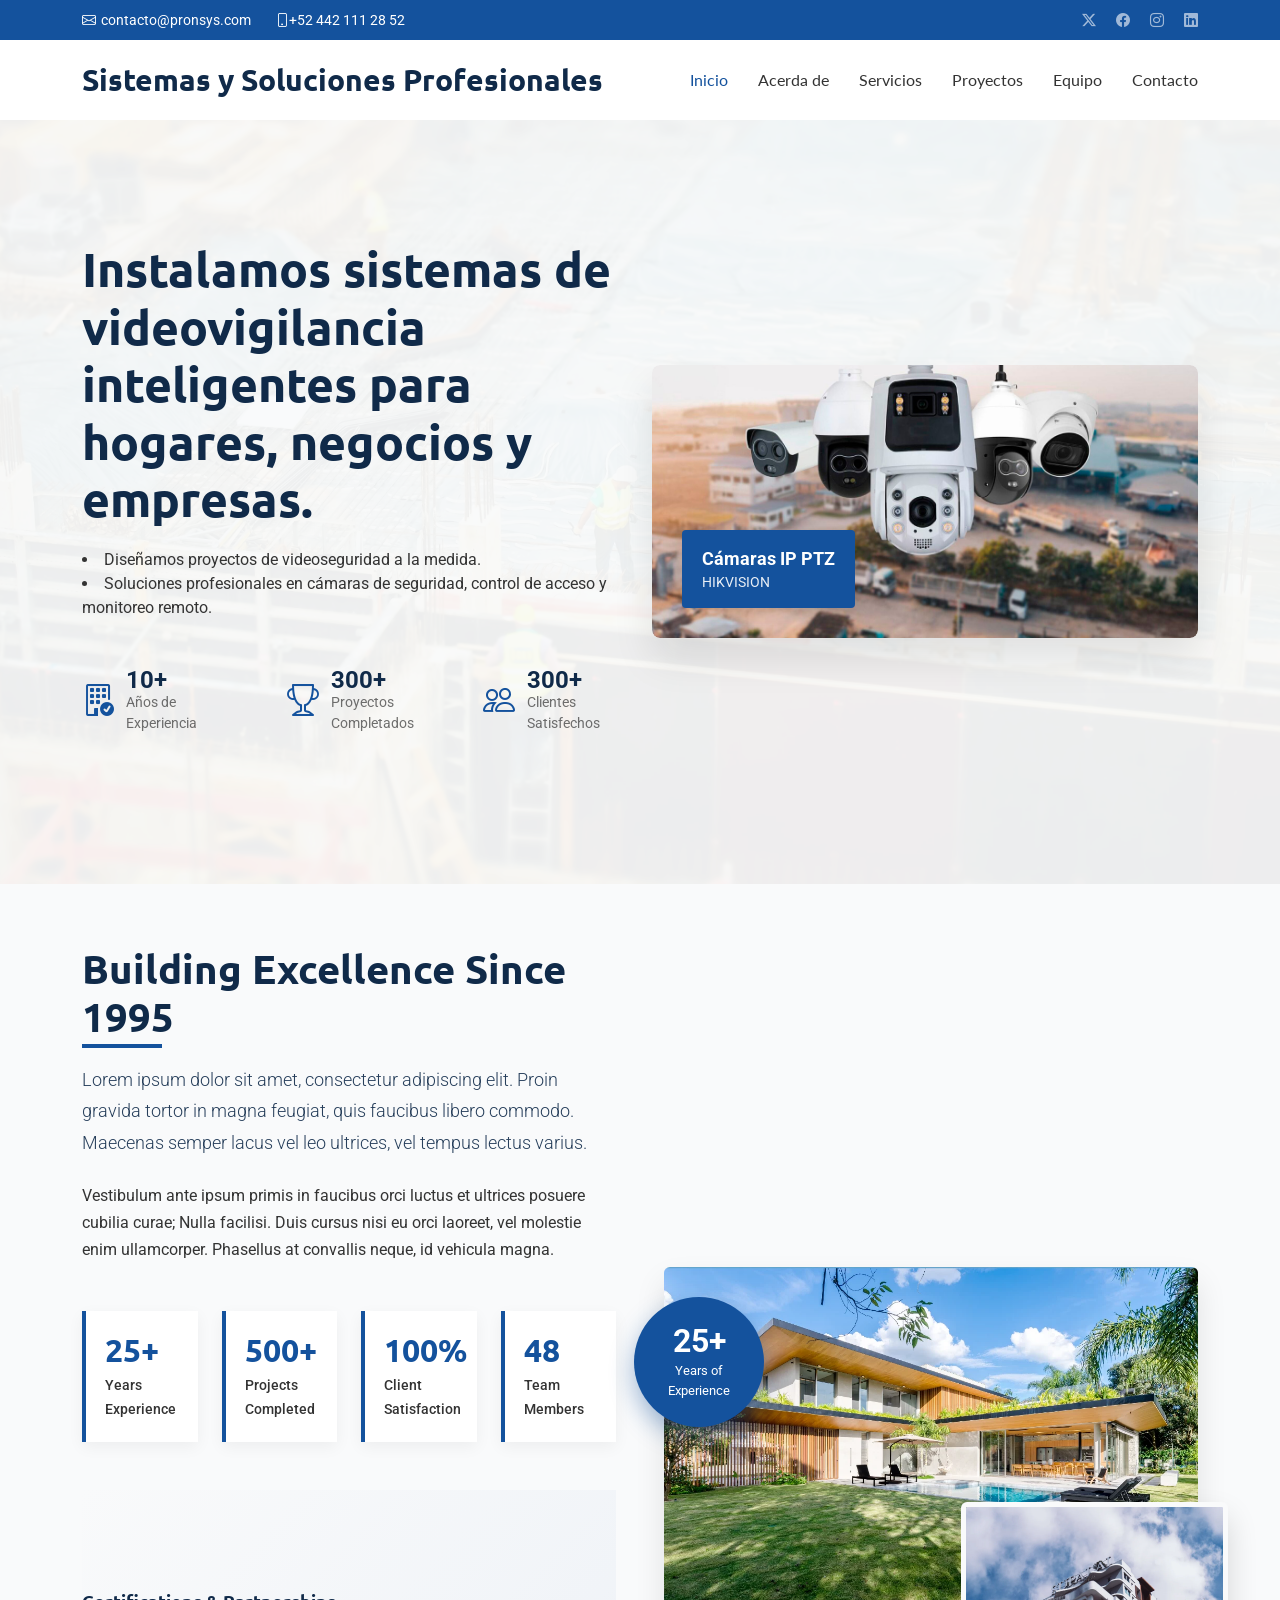
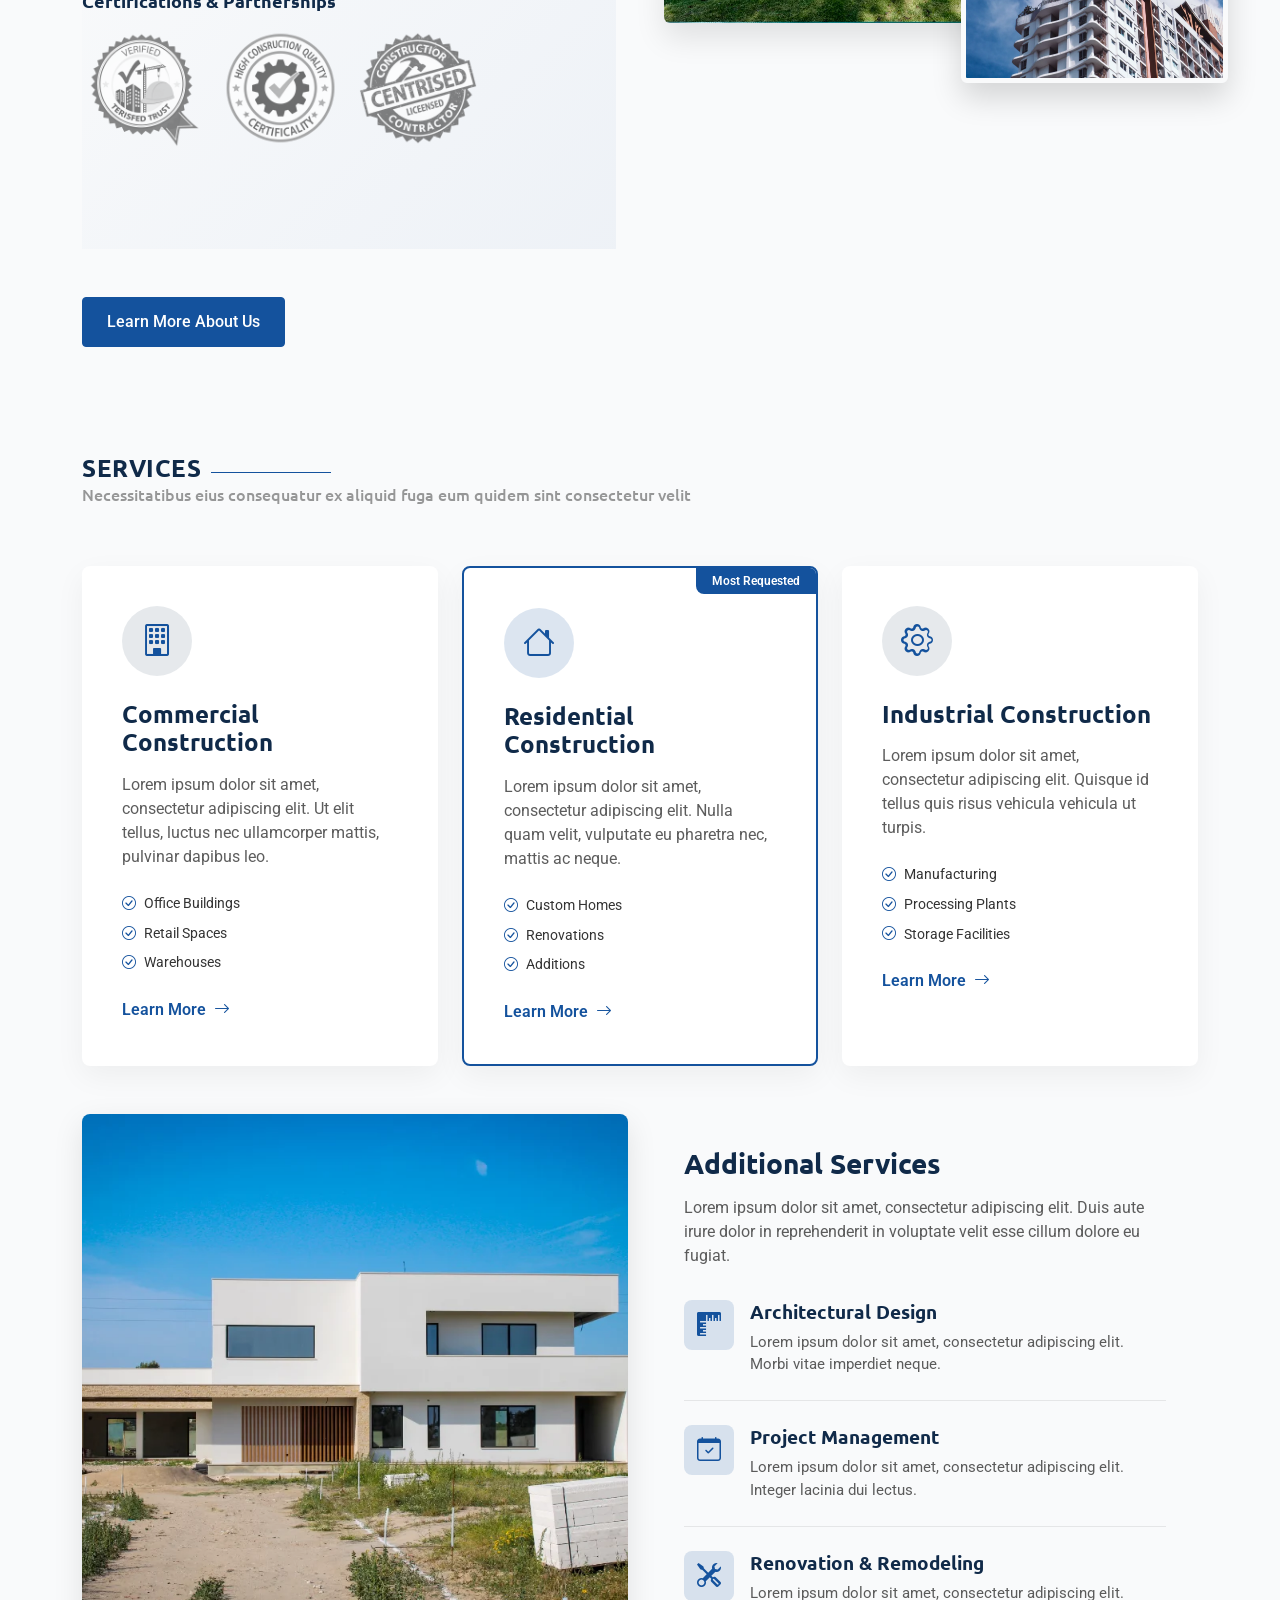
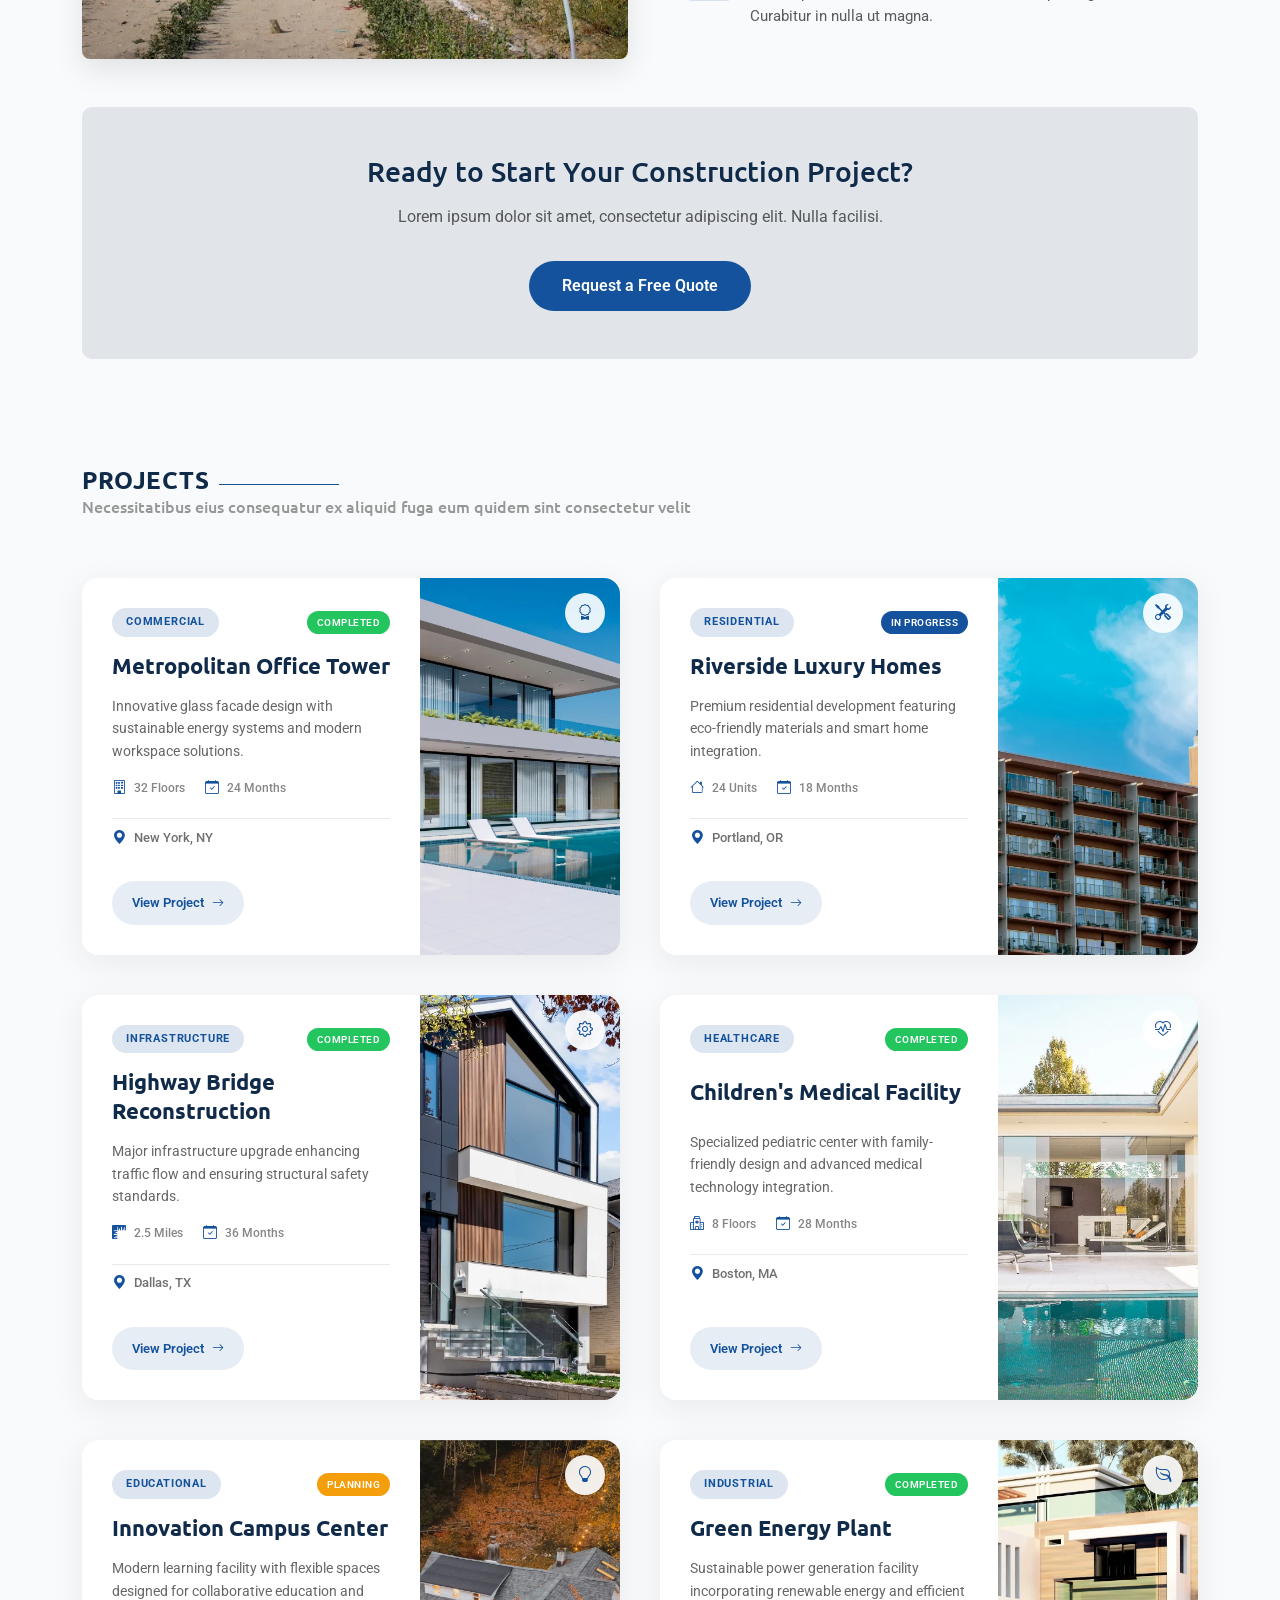
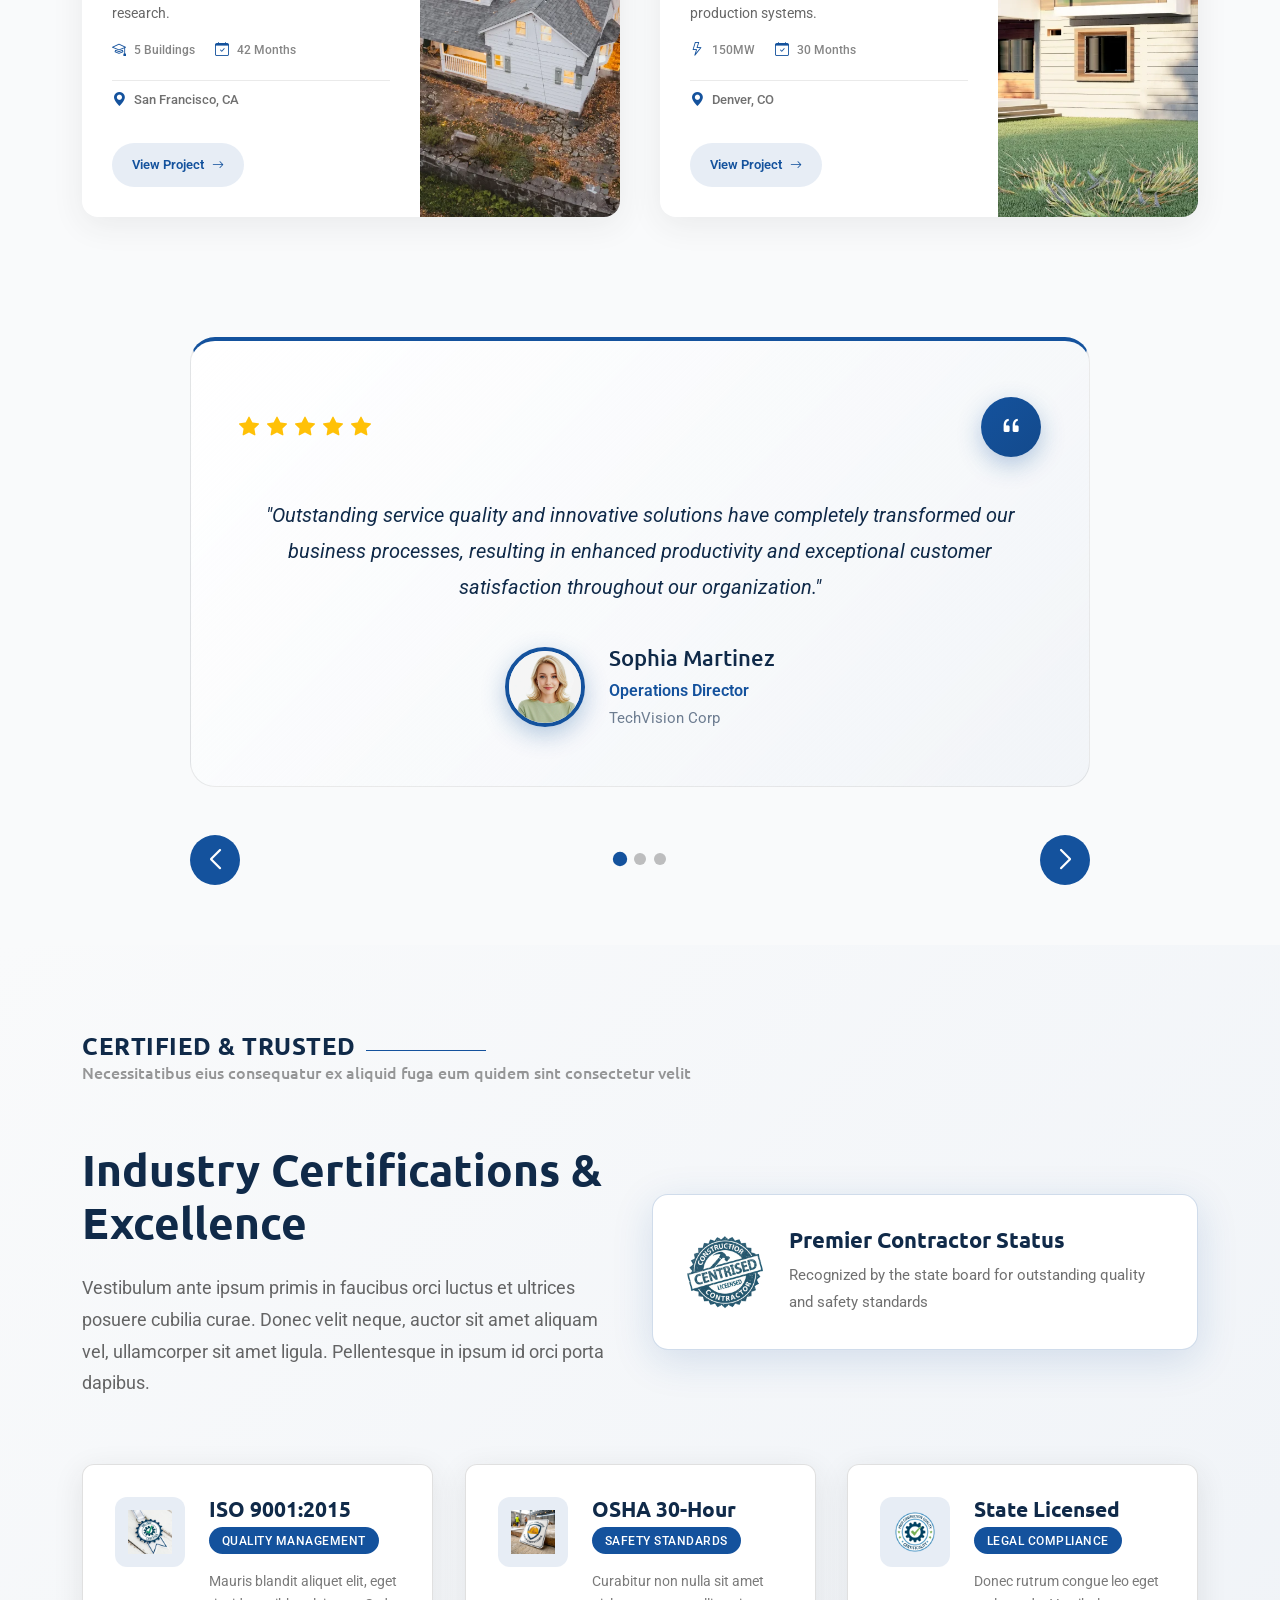
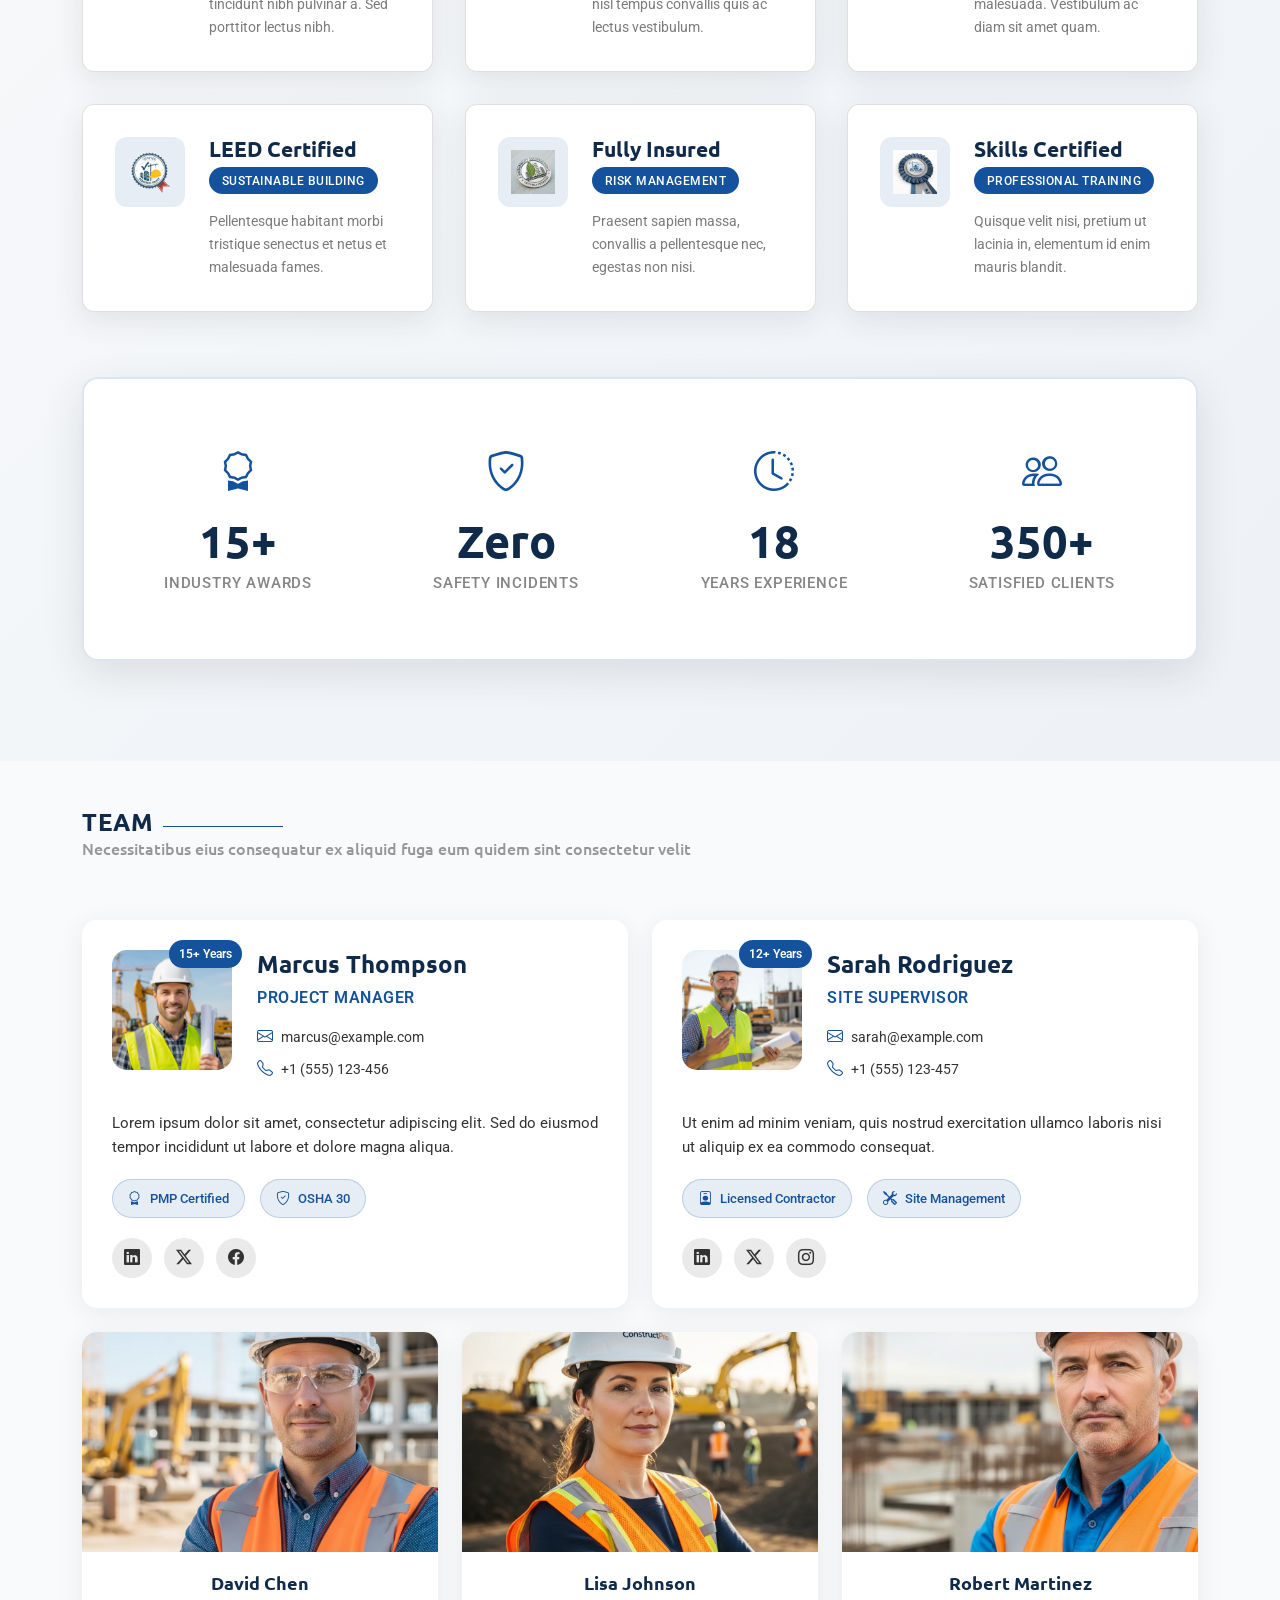
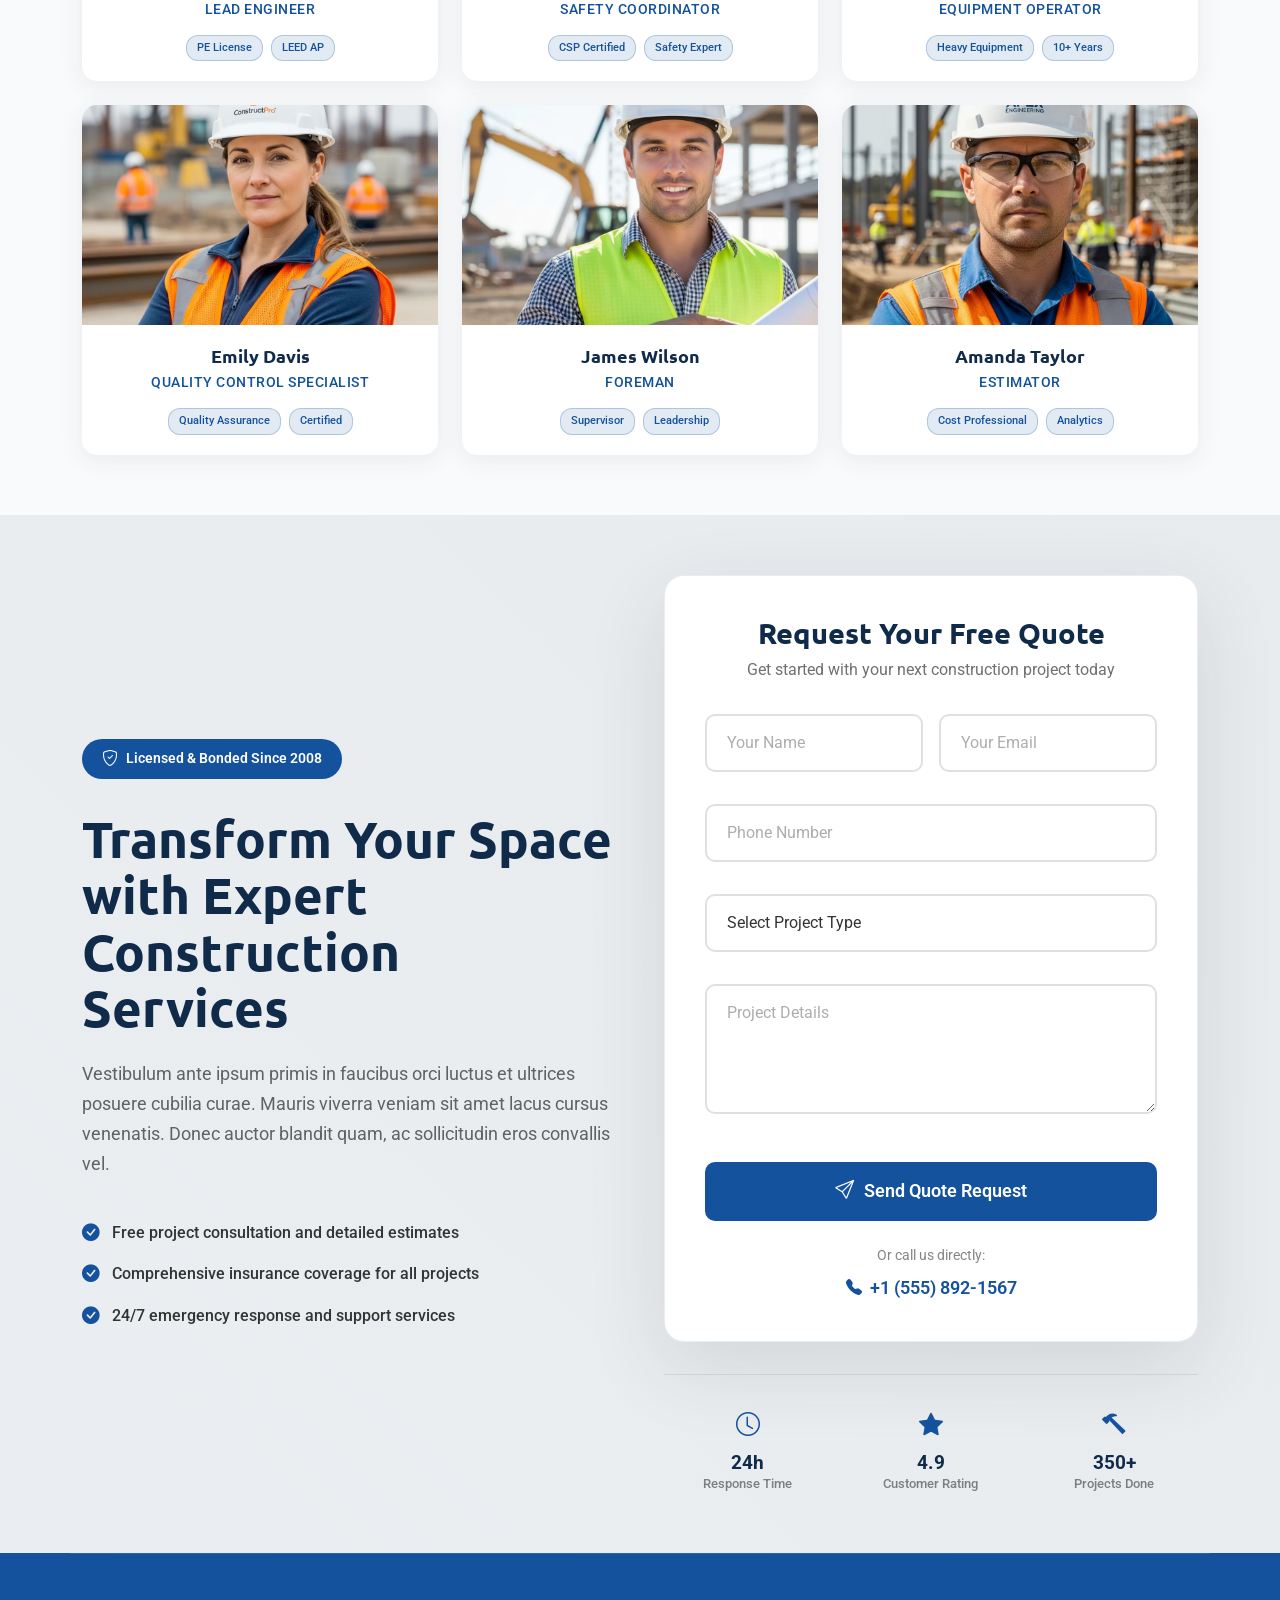
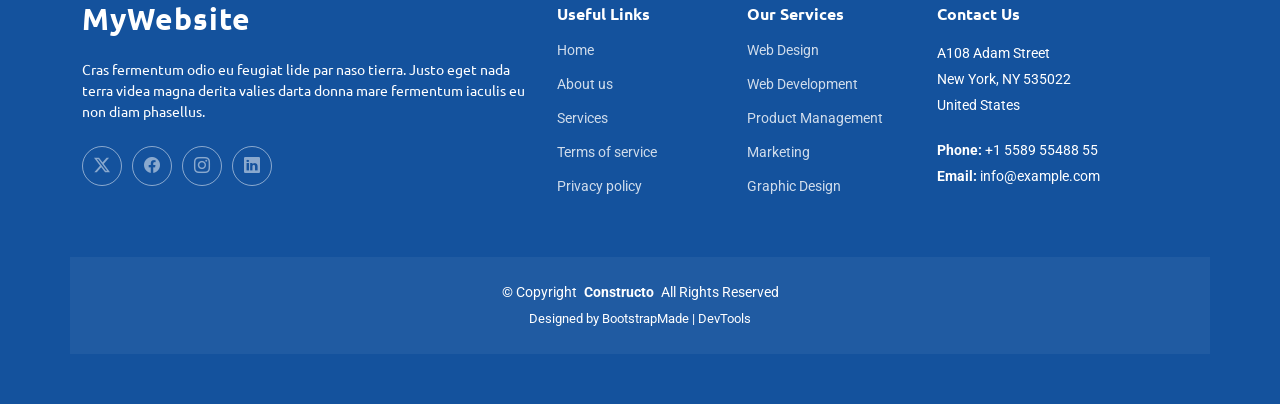
<file: index.html>
<!DOCTYPE html>
<html lang="en">

<head>
  <meta charset="utf-8">
  <meta content="width=device-width, initial-scale=1.0" name="viewport">
  <title>PRONSYS</title>
  <meta name="description" content="">
  <meta name="keywords" content="">

  <!-- Favicons -->
  <link href="assets/img/favicon.png" rel="icon">
  <link href="assets/img/apple-touch-icon.png" rel="apple-touch-icon">

  <!-- Fonts -->
  <link href="https://fonts.googleapis.com" rel="preconnect">
  <link href="https://fonts.gstatic.com" rel="preconnect" crossorigin>
  <link href="https://fonts.googleapis.com/css2?family=Roboto:ital,wght@0,100;0,300;0,400;0,500;0,700;0,900;1,100;1,300;1,400;1,500;1,700;1,900&family=Lato:ital,wght@0,100;0,300;0,400;0,700;0,900;1,100;1,300;1,400;1,700;1,900&family=Ubuntu:ital,wght@0,300;0,400;0,500;0,700;1,300;1,400;1,500;1,700&display=swap" rel="stylesheet">

  <!-- Vendor CSS Files -->
  <link href="assets/vendor/bootstrap/css/bootstrap.min.css" rel="stylesheet">
  <link href="assets/vendor/bootstrap-icons/bootstrap-icons.css" rel="stylesheet">
  <link href="assets/vendor/aos/aos.css" rel="stylesheet">
  <link href="assets/vendor/swiper/swiper-bundle.min.css" rel="stylesheet">
  <link href="assets/vendor/glightbox/css/glightbox.min.css" rel="stylesheet">

  <!-- Main CSS File -->
  <link href="assets/css/main.css" rel="stylesheet">

  <!-- =======================================================
  * Template Name: Constructo
  * Template URL: https://bootstrapmade.com/constructo-bootstrap-construction-template/
  * Updated: Aug 30 2025 with Bootstrap v5.3.8
  * Author: BootstrapMade.com
  * License: https://bootstrapmade.com/license/
  ======================================================== -->
</head>

<body class="index-page">

  <header id="header" class="header sticky-top">

    <div class="topbar d-flex align-items-center dark-background">
      <div class="container d-flex justify-content-center justify-content-md-between">
        <div class="contact-info d-flex align-items-center">
          <i class="bi bi-envelope d-flex align-items-center"><a href="mailto:contacto@pronsys.com">contacto@pronsys.com</a></i>
          <i class="bi bi-phone d-flex align-items-center ms-4"><mex>+52 442 111 28 52</mex></i>
        </div>
        <div class="social-links d-none d-md-flex align-items-center">
          <a href="#" class="twitter"><i class="bi bi-twitter-x"></i></a>
          <a href="#" class="facebook"><i class="bi bi-facebook"></i></a>
          <a href="#" class="instagram"><i class="bi bi-instagram"></i></a>
          <a href="#" class="linkedin"><i class="bi bi-linkedin"></i></a>
        </div>
      </div>
    </div><!-- End Top Bar -->

    <div class="branding d-flex align-items-cente">

      <div class="container position-relative d-flex align-items-center justify-content-between">
        <a href="index.html" class="logo d-flex align-items-center">
          <!-- Uncomment the line below if you also wish to use an image logo -->
          <!-- <img src="assets/img/logo.webp" alt=""> -->
          <h1 class="sitename">Sistemas y Soluciones Profesionales</h1>
        </a>

        <nav id="navmenu" class="navmenu">
          <ul>
            <li><a href="index.html" class="active">Inicio</a></li>
            <li><a href="about.html">Acerda de</a></li>
            <li><a href="services.html">Servicios</a></li>
            <li><a href="projects.html">Proyectos</a></li>
            <li><a href="team.html">Equipo</a></li>
            <li><a href="contact.html">Contacto</a></li>
          </ul>
          <i class="mobile-nav-toggle d-xl-none bi bi-list"></i>
        </nav>

      </div>

    </div>

  </header>

  <main class="main">

    <!-- Hero Section -->
    <section id="hero" class="hero section">

      <div class="container" data-aos="fade-up" data-aos-delay="100">

        <div class="row align-items-center">
          <div class="col-lg-6">
            <div class="hero-content" data-aos="fade-right" data-aos-delay="200">
           
              <h1>Instalamos sistemas de videovigilancia inteligentes para hogares, negocios y empresas.</h1>
              <li> Diseñamos proyectos de videoseguridad a la medida. </li>
              <li> Soluciones profesionales en cámaras de seguridad, control de acceso y monitoreo remoto. </li>
              <br>
              <br>
           

              <div class="trust-badges">
                <div class="badge-item">
                  <i class="bi bi-building-check"></i>
                  <div class="badge-text">
                    <span class="count">10+</span>
                    <span class="label">Años de Experiencia</span>
                  </div>
                </div>

                <br>
                <br>
                
                <div class="badge-item">
                  <i class="bi bi-trophy"></i>
                  <div class="badge-text">
                    <span class="count">300+</span>
                    <span class="label">Proyectos Completados</span>
                  </div>
                </div>
                <div class="badge-item">
                  <i class="bi bi-people"></i>
                  <div class="badge-text">
                    <span class="count">300+</span>
                    <span class="label">Clientes Satisfechos</span>
                  </div>
                </div>
              </div>
            </div>
          </div>

          <div class="col-lg-6" data-aos="fade-left" data-aos-delay="300">
            <div class="hero-image">
              <img src="assets/img/CCTV/camaras-de-seguridad.jpg" alt="Construction Project" class="img-fluid">
              <div class="image-badge">
                <span>Cámaras IP PTZ</span>
                <p>HIKVISION</p>
              </div>
            </div>
          </div>
        </div>

      </div>

    </section><!-- /Hero Section -->

    <!-- About Section -->
    <section id="about" class="about section">

      <div class="container" data-aos="fade-up" data-aos-delay="100">

        <div class="row align-items-center g-5">
          <div class="col-lg-6">
            <div class="about-content" data-aos="fade-right" data-aos-delay="200">
              <h2>Building Excellence Since 1995</h2>
              <p class="lead">Lorem ipsum dolor sit amet, consectetur adipiscing elit. Proin gravida tortor in magna feugiat, quis faucibus libero commodo. Maecenas semper lacus vel leo ultrices, vel tempus lectus varius.</p>
              <p>Vestibulum ante ipsum primis in faucibus orci luctus et ultrices posuere cubilia curae; Nulla facilisi. Duis cursus nisi eu orci laoreet, vel molestie enim ullamcorper. Phasellus at convallis neque, id vehicula magna.</p>

              <div class="achievement-boxes row g-4 mt-4">
                <div class="col-6 col-md-3" data-aos="fade-up" data-aos-delay="300">
                  <div class="achievement-box">
                    <h3>25+</h3>
                    <p>Years Experience</p>
                  </div>
                </div>
                <div class="col-6 col-md-3" data-aos="fade-up" data-aos-delay="400">
                  <div class="achievement-box">
                    <h3>500+</h3>
                    <p>Projects Completed</p>
                  </div>
                </div>
                <div class="col-6 col-md-3" data-aos="fade-up" data-aos-delay="500">
                  <div class="achievement-box">
                    <h3>100%</h3>
                    <p>Client Satisfaction</p>
                  </div>
                </div>
                <div class="col-6 col-md-3" data-aos="fade-up" data-aos-delay="600">
                  <div class="achievement-box">
                    <h3>48</h3>
                    <p>Team Members</p>
                  </div>
                </div>
              </div>

              <div class="certifications mt-5" data-aos="fade-up" data-aos-delay="700">
                <h5>Certifications &amp; Partnerships</h5>
                <div class="row g-3 align-items-center">
                  <div class="col-4 col-md-3">
                    <img src="assets/img/construction/badge-4.webp" alt="Certification" class="img-fluid">
                  </div>
                  <div class="col-4 col-md-3">
                    <img src="assets/img/construction/badge-3.webp" alt="Certification" class="img-fluid">
                  </div>
                  <div class="col-4 col-md-3">
                    <img src="assets/img/construction/badge-5.webp" alt="Certification" class="img-fluid">
                  </div>
                </div>
              </div>

              <div class="cta-container mt-5" data-aos="fade-up" data-aos-delay="800">
                <a href="about.html" class="btn btn-primary">Learn More About Us</a>
              </div>
            </div>
          </div>

          <div class="col-lg-6">
            <div class="about-image position-relative" data-aos="fade-left" data-aos-delay="200">
              <img src="assets/img/construction/project-3.webp" alt="Construction Team" class="img-fluid main-image rounded">
              <div class="image-overlay">
                <img src="assets/img/construction/project-7.webp" alt="Construction Project" class="img-fluid rounded">
              </div>
              <div class="experience-badge" data-aos="zoom-in" data-aos-delay="500">
                <span>25+</span>
                <p>Years of Experience</p>
              </div>
            </div>
          </div>
        </div>

      </div>

    </section><!-- /About Section -->

    <!-- Services Section -->
    <section id="services" class="services section">

      <!-- Section Title -->
      <div class="container section-title">
        <h2>Services</h2>
        <p>Necessitatibus eius consequatur ex aliquid fuga eum quidem sint consectetur velit</p>
      </div><!-- End Section Title -->

      <div class="container" data-aos="fade-up" data-aos-delay="100">

        <div class="row gy-4">
          <div class="col-lg-4" data-aos="fade-up" data-aos-delay="200">
            <div class="service-card">
              <div class="service-icon">
                <i class="bi bi-building"></i>
              </div>
              <h3>Commercial Construction</h3>
              <p>Lorem ipsum dolor sit amet, consectetur adipiscing elit. Ut elit tellus, luctus nec ullamcorper mattis, pulvinar dapibus leo.</p>
              <div class="service-features">
                <span><i class="bi bi-check-circle"></i> Office Buildings</span>
                <span><i class="bi bi-check-circle"></i> Retail Spaces</span>
                <span><i class="bi bi-check-circle"></i> Warehouses</span>
              </div>
              <a href="service-details.html" class="service-link">Learn More <i class="bi bi-arrow-right"></i></a>
            </div>
          </div><!-- End Service Item -->

          <div class="col-lg-4" data-aos="fade-up" data-aos-delay="300">
            <div class="service-card featured">
              <div class="service-badge">Most Requested</div>
              <div class="service-icon">
                <i class="bi bi-house"></i>
              </div>
              <h3>Residential Construction</h3>
              <p>Lorem ipsum dolor sit amet, consectetur adipiscing elit. Nulla quam velit, vulputate eu pharetra nec, mattis ac neque.</p>
              <div class="service-features">
                <span><i class="bi bi-check-circle"></i> Custom Homes</span>
                <span><i class="bi bi-check-circle"></i> Renovations</span>
                <span><i class="bi bi-check-circle"></i> Additions</span>
              </div>
              <a href="service-details.html" class="service-link">Learn More <i class="bi bi-arrow-right"></i></a>
            </div>
          </div><!-- End Service Item -->

          <div class="col-lg-4" data-aos="fade-up" data-aos-delay="400">
            <div class="service-card">
              <div class="service-icon">
                <i class="bi bi-gear"></i>
              </div>
              <h3>Industrial Construction</h3>
              <p>Lorem ipsum dolor sit amet, consectetur adipiscing elit. Quisque id tellus quis risus vehicula vehicula ut turpis.</p>
              <div class="service-features">
                <span><i class="bi bi-check-circle"></i> Manufacturing</span>
                <span><i class="bi bi-check-circle"></i> Processing Plants</span>
                <span><i class="bi bi-check-circle"></i> Storage Facilities</span>
              </div>
              <a href="service-details.html" class="service-link">Learn More <i class="bi bi-arrow-right"></i></a>
            </div>
          </div><!-- End Service Item -->
        </div>

        <div class="row mt-5">
          <div class="col-lg-6" data-aos="fade-up" data-aos-delay="100">
            <div class="service-image-block">
              <img src="assets/img/construction/project-1.webp" alt="Construction Services" class="img-fluid">
            </div>
          </div>

          <div class="col-lg-6" data-aos="fade-up" data-aos-delay="200">
            <div class="service-list-block">
              <h3>Additional Services</h3>
              <p>Lorem ipsum dolor sit amet, consectetur adipiscing elit. Duis aute irure dolor in reprehenderit in voluptate velit esse cillum dolore eu fugiat.</p>

              <div class="service-list">
                <div class="service-list-item" data-aos="fade-up" data-aos-delay="100">
                  <div class="service-list-icon">
                    <i class="bi bi-rulers"></i>
                  </div>
                  <div class="service-list-content">
                    <h4>Architectural Design</h4>
                    <p>Lorem ipsum dolor sit amet, consectetur adipiscing elit. Morbi vitae imperdiet neque.</p>
                  </div>
                </div><!-- End Service List Item -->

                <div class="service-list-item" data-aos="fade-up" data-aos-delay="200">
                  <div class="service-list-icon">
                    <i class="bi bi-calendar-check"></i>
                  </div>
                  <div class="service-list-content">
                    <h4>Project Management</h4>
                    <p>Lorem ipsum dolor sit amet, consectetur adipiscing elit. Integer lacinia dui lectus.</p>
                  </div>
                </div><!-- End Service List Item -->

                <div class="service-list-item" data-aos="fade-up" data-aos-delay="300">
                  <div class="service-list-icon">
                    <i class="bi bi-tools"></i>
                  </div>
                  <div class="service-list-content">
                    <h4>Renovation &amp; Remodeling</h4>
                    <p>Lorem ipsum dolor sit amet, consectetur adipiscing elit. Curabitur in nulla ut magna.</p>
                  </div>
                </div><!-- End Service List Item -->
              </div>
            </div>
          </div>
        </div>

        <div class="cta-container text-center mt-5" data-aos="fade-up" data-aos-delay="300">
          <h3>Ready to Start Your Construction Project?</h3>
          <p>Lorem ipsum dolor sit amet, consectetur adipiscing elit. Nulla facilisi.</p>
          <a href="#" class="btn btn-cta">Request a Free Quote</a>
        </div>

      </div>

    </section><!-- /Services Section -->

    <!-- Projects Section -->
    <section id="projects" class="projects section">

      <!-- Section Title -->
      <div class="container section-title">
        <h2>Projects</h2>
        <p>Necessitatibus eius consequatur ex aliquid fuga eum quidem sint consectetur velit</p>
      </div><!-- End Section Title -->

      <div class="container" data-aos="fade-up" data-aos-delay="100">

        <div class="projects-grid">

          <div class="project-item" data-aos="zoom-in" data-aos-delay="100">
            <div class="project-content">
              <div class="project-header">
                <span class="project-category">Commercial</span>
                <span class="project-status completed">Completed</span>
              </div>
              <h3 class="project-title">Metropolitan Office Tower</h3>
              <div class="project-details">
                <div class="project-info">
                  <p>Innovative glass facade design with sustainable energy systems and modern workspace solutions.</p>
                  <div class="project-specs">
                    <span class="spec-item">
                      <i class="bi bi-building"></i>
                      32 Floors
                    </span>
                    <span class="spec-item">
                      <i class="bi bi-calendar-check"></i>
                      24 Months
                    </span>
                  </div>
                </div>
                <div class="project-location">
                  <i class="bi bi-geo-alt-fill"></i>
                  <span>New York, NY</span>
                </div>
              </div>
              <a href="project-details.html" class="project-link">
                <span>View Project</span>
                <i class="bi bi-arrow-right"></i>
              </a>
            </div>
            <div class="project-visual">
              <img src="assets/img/construction/project-2.webp" alt="Metropolitan Office Tower" class="img-fluid">
              <div class="project-badge">
                <i class="bi bi-award"></i>
              </div>
            </div>
          </div><!-- End Project Item -->

          <div class="project-item" data-aos="zoom-in" data-aos-delay="200">
            <div class="project-content">
              <div class="project-header">
                <span class="project-category">Residential</span>
                <span class="project-status in-progress">In Progress</span>
              </div>
              <h3 class="project-title">Riverside Luxury Homes</h3>
              <div class="project-details">
                <div class="project-info">
                  <p>Premium residential development featuring eco-friendly materials and smart home integration.</p>
                  <div class="project-specs">
                    <span class="spec-item">
                      <i class="bi bi-house"></i>
                      24 Units
                    </span>
                    <span class="spec-item">
                      <i class="bi bi-calendar-check"></i>
                      18 Months
                    </span>
                  </div>
                </div>
                <div class="project-location">
                  <i class="bi bi-geo-alt-fill"></i>
                  <span>Portland, OR</span>
                </div>
              </div>
              <a href="project-details.html" class="project-link">
                <span>View Project</span>
                <i class="bi bi-arrow-right"></i>
              </a>
            </div>
            <div class="project-visual">
              <img src="assets/img/construction/project-6.webp" alt="Riverside Luxury Homes" class="img-fluid">
              <div class="project-badge">
                <i class="bi bi-tools"></i>
              </div>
            </div>
          </div><!-- End Project Item -->

          <div class="project-item" data-aos="zoom-in" data-aos-delay="300">
            <div class="project-content">
              <div class="project-header">
                <span class="project-category">Infrastructure</span>
                <span class="project-status completed">Completed</span>
              </div>
              <h3 class="project-title">Highway Bridge Reconstruction</h3>
              <div class="project-details">
                <div class="project-info">
                  <p>Major infrastructure upgrade enhancing traffic flow and ensuring structural safety standards.</p>
                  <div class="project-specs">
                    <span class="spec-item">
                      <i class="bi bi-rulers"></i>
                      2.5 Miles
                    </span>
                    <span class="spec-item">
                      <i class="bi bi-calendar-check"></i>
                      36 Months
                    </span>
                  </div>
                </div>
                <div class="project-location">
                  <i class="bi bi-geo-alt-fill"></i>
                  <span>Dallas, TX</span>
                </div>
              </div>
              <a href="project-details.html" class="project-link">
                <span>View Project</span>
                <i class="bi bi-arrow-right"></i>
              </a>
            </div>
            <div class="project-visual">
              <img src="assets/img/construction/project-10.webp" alt="Highway Bridge Reconstruction" class="img-fluid">
              <div class="project-badge">
                <i class="bi bi-gear"></i>
              </div>
            </div>
          </div><!-- End Project Item -->

          <div class="project-item" data-aos="zoom-in" data-aos-delay="100">
            <div class="project-content">
              <div class="project-header">
                <span class="project-category">Healthcare</span>
                <span class="project-status completed">Completed</span>
              </div>
              <h3 class="project-title">Children's Medical Facility</h3>
              <div class="project-details">
                <div class="project-info">
                  <p>Specialized pediatric center with family-friendly design and advanced medical technology integration.</p>
                  <div class="project-specs">
                    <span class="spec-item">
                      <i class="bi bi-hospital"></i>
                      8 Floors
                    </span>
                    <span class="spec-item">
                      <i class="bi bi-calendar-check"></i>
                      28 Months
                    </span>
                  </div>
                </div>
                <div class="project-location">
                  <i class="bi bi-geo-alt-fill"></i>
                  <span>Boston, MA</span>
                </div>
              </div>
              <a href="project-details.html" class="project-link">
                <span>View Project</span>
                <i class="bi bi-arrow-right"></i>
              </a>
            </div>
            <div class="project-visual">
              <img src="assets/img/construction/project-4.webp" alt="Children's Medical Facility" class="img-fluid">
              <div class="project-badge">
                <i class="bi bi-heart-pulse"></i>
              </div>
            </div>
          </div><!-- End Project Item -->

          <div class="project-item" data-aos="zoom-in" data-aos-delay="200">
            <div class="project-content">
              <div class="project-header">
                <span class="project-category">Educational</span>
                <span class="project-status planning">Planning</span>
              </div>
              <h3 class="project-title">Innovation Campus Center</h3>
              <div class="project-details">
                <div class="project-info">
                  <p>Modern learning facility with flexible spaces designed for collaborative education and research.</p>
                  <div class="project-specs">
                    <span class="spec-item">
                      <i class="bi bi-mortarboard"></i>
                      5 Buildings
                    </span>
                    <span class="spec-item">
                      <i class="bi bi-calendar-check"></i>
                      42 Months
                    </span>
                  </div>
                </div>
                <div class="project-location">
                  <i class="bi bi-geo-alt-fill"></i>
                  <span>San Francisco, CA</span>
                </div>
              </div>
              <a href="project-details.html" class="project-link">
                <span>View Project</span>
                <i class="bi bi-arrow-right"></i>
              </a>
            </div>
            <div class="project-visual">
              <img src="assets/img/construction/project-8.webp" alt="Innovation Campus Center" class="img-fluid">
              <div class="project-badge">
                <i class="bi bi-lightbulb"></i>
              </div>
            </div>
          </div><!-- End Project Item -->

          <div class="project-item" data-aos="zoom-in" data-aos-delay="300">
            <div class="project-content">
              <div class="project-header">
                <span class="project-category">Industrial</span>
                <span class="project-status completed">Completed</span>
              </div>
              <h3 class="project-title">Green Energy Plant</h3>
              <div class="project-details">
                <div class="project-info">
                  <p>Sustainable power generation facility incorporating renewable energy and efficient production systems.</p>
                  <div class="project-specs">
                    <span class="spec-item">
                      <i class="bi bi-lightning"></i>
                      150MW
                    </span>
                    <span class="spec-item">
                      <i class="bi bi-calendar-check"></i>
                      30 Months
                    </span>
                  </div>
                </div>
                <div class="project-location">
                  <i class="bi bi-geo-alt-fill"></i>
                  <span>Denver, CO</span>
                </div>
              </div>
              <a href="project-details.html" class="project-link">
                <span>View Project</span>
                <i class="bi bi-arrow-right"></i>
              </a>
            </div>
            <div class="project-visual">
              <img src="assets/img/construction/project-12.webp" alt="Green Energy Plant" class="img-fluid">
              <div class="project-badge">
                <i class="bi bi-leaf"></i>
              </div>
            </div>
          </div><!-- End Project Item -->

        </div>

      </div>

    </section><!-- /Projects Section -->

    <!-- Testimonials Section -->
    <section id="testimonials" class="testimonials section">

      <div class="container" data-aos="fade-up" data-aos-delay="100">

        <div class="testimonials-slider swiper init-swiper">
          <script type="application/json" class="swiper-config">
            {
              "loop": true,
              "speed": 600,
              "autoplay": {
                "delay": 5000
              },
              "slidesPerView": 1,
              "spaceBetween": 30,
              "pagination": {
                "el": ".swiper-pagination",
                "type": "bullets",
                "clickable": true
              },
              "navigation": {
                "nextEl": ".swiper-button-next",
                "prevEl": ".swiper-button-prev"
              }
            }
          </script>
          <div class="swiper-wrapper">

            <div class="swiper-slide">
              <div class="testimonial-slide" data-aos="fade-up" data-aos-delay="200">
                <div class="testimonial-header">
                  <div class="stars-rating">
                    <i class="bi bi-star-fill"></i>
                    <i class="bi bi-star-fill"></i>
                    <i class="bi bi-star-fill"></i>
                    <i class="bi bi-star-fill"></i>
                    <i class="bi bi-star-fill"></i>
                  </div>
                  <div class="quote-icon">
                    <i class="bi bi-quote"></i>
                  </div>
                </div>
                <div class="testimonial-body">
                  <p>"Outstanding service quality and innovative solutions have completely transformed our business processes, resulting in enhanced productivity and exceptional customer satisfaction throughout our organization."</p>
                </div>
                <div class="testimonial-footer">
                  <div class="author-info">
                    <img src="assets/img/person/person-f-12.webp" alt="Author" class="author-avatar">
                    <div class="author-details">
                      <h4>Sophia Martinez</h4>
                      <span class="role">Operations Director</span>
                      <span class="company">TechVision Corp</span>
                    </div>
                  </div>
                </div>
              </div>
            </div>

            <div class="swiper-slide">
              <div class="testimonial-slide" data-aos="fade-up" data-aos-delay="300">
                <div class="testimonial-header">
                  <div class="stars-rating">
                    <i class="bi bi-star-fill"></i>
                    <i class="bi bi-star-fill"></i>
                    <i class="bi bi-star-fill"></i>
                    <i class="bi bi-star-fill"></i>
                    <i class="bi bi-star-fill"></i>
                  </div>
                  <div class="quote-icon">
                    <i class="bi bi-quote"></i>
                  </div>
                </div>
                <div class="testimonial-body">
                  <p>"Professional expertise and dedicated support have significantly improved our project delivery timelines while maintaining exceptional quality standards across all our initiatives."</p>
                </div>
                <div class="testimonial-footer">
                  <div class="author-info">
                    <img src="assets/img/person/person-m-14.webp" alt="Author" class="author-avatar">
                    <div class="author-details">
                      <h4>Michael Anderson</h4>
                      <span class="role">Project Manager</span>
                      <span class="company">InnovateTech Ltd</span>
                    </div>
                  </div>
                </div>
              </div>
            </div>

            <div class="swiper-slide">
              <div class="testimonial-slide" data-aos="fade-up" data-aos-delay="400">
                <div class="testimonial-header">
                  <div class="stars-rating">
                    <i class="bi bi-star-fill"></i>
                    <i class="bi bi-star-fill"></i>
                    <i class="bi bi-star-fill"></i>
                    <i class="bi bi-star-fill"></i>
                    <i class="bi bi-star-fill"></i>
                  </div>
                  <div class="quote-icon">
                    <i class="bi bi-quote"></i>
                  </div>
                </div>
                <div class="testimonial-body">
                  <p>"Strategic collaboration and innovative thinking have enabled remarkable digital transformation, leading to increased efficiency and measurable business growth results."</p>
                </div>
                <div class="testimonial-footer">
                  <div class="author-info">
                    <img src="assets/img/person/person-f-11.webp" alt="Author" class="author-avatar">
                    <div class="author-details">
                      <h4>Jennifer Wilson</h4>
                      <span class="role">Digital Strategy Lead</span>
                      <span class="company">FutureScope Inc</span>
                    </div>
                  </div>
                </div>
              </div>
            </div>

          </div>

          <div class="swiper-navigation-wrapper">
            <div class="swiper-button-prev"></div>
            <div class="swiper-pagination"></div>
            <div class="swiper-button-next"></div>
          </div>

        </div>

      </div>

    </section><!-- /Testimonials Section -->

    <!-- Certifications Section -->
    <section id="certifications" class="certifications section">

      <!-- Section Title -->
      <div class="container section-title">
        <h2>Certified &amp; Trusted</h2>
        <p>Necessitatibus eius consequatur ex aliquid fuga eum quidem sint consectetur velit</p>
      </div><!-- End Section Title -->

      <div class="container" data-aos="fade-up" data-aos-delay="100">

        <div class="row align-items-center mb-5 content">
          <div class="col-lg-6" data-aos="fade-right" data-aos-delay="200">
            <h2>Industry Certifications &amp; Excellence</h2>
            <p>Vestibulum ante ipsum primis in faucibus orci luctus et ultrices posuere cubilia curae. Donec velit neque, auctor sit amet aliquam vel, ullamcorper sit amet ligula. Pellentesque in ipsum id orci porta dapibus.</p>
          </div>
          <div class="col-lg-6" data-aos="fade-left" data-aos-delay="300">
            <div class="badge-highlight">
              <img src="assets/img/construction/badge-5.webp" alt="Quality Excellence Badge" class="img-fluid">
              <div class="badge-content">
                <h4>Premier Contractor Status</h4>
                <p>Recognized by the state board for outstanding quality and safety standards</p>
              </div>
            </div>
          </div>
        </div>

        <div class="certification-grid" data-aos="fade-up" data-aos-delay="400">

          <div class="cert-card" data-aos="flip-left" data-aos-delay="100">
            <div class="cert-icon">
              <img src="assets/img/construction/badge-1.webp" alt="ISO 9001" class="img-fluid">
            </div>
            <div class="cert-details">
              <h5>ISO 9001:2015</h5>
              <span class="cert-category">Quality Management</span>
              <p>Mauris blandit aliquet elit, eget tincidunt nibh pulvinar a. Sed porttitor lectus nibh.</p>
            </div>
          </div>

          <div class="cert-card" data-aos="flip-left" data-aos-delay="200">
            <div class="cert-icon">
              <img src="assets/img/construction/badge-2.webp" alt="OSHA" class="img-fluid">
            </div>
            <div class="cert-details">
              <h5>OSHA 30-Hour</h5>
              <span class="cert-category">Safety Standards</span>
              <p>Curabitur non nulla sit amet nisl tempus convallis quis ac lectus vestibulum.</p>
            </div>
          </div>

          <div class="cert-card" data-aos="flip-left" data-aos-delay="300">
            <div class="cert-icon">
              <img src="assets/img/construction/badge-3.webp" alt="Licensed" class="img-fluid">
            </div>
            <div class="cert-details">
              <h5>State Licensed</h5>
              <span class="cert-category">Legal Compliance</span>
              <p>Donec rutrum congue leo eget malesuada. Vestibulum ac diam sit amet quam.</p>
            </div>
          </div>

          <div class="cert-card" data-aos="flip-left" data-aos-delay="400">
            <div class="cert-icon">
              <img src="assets/img/construction/badge-4.webp" alt="Green Building" class="img-fluid">
            </div>
            <div class="cert-details">
              <h5>LEED Certified</h5>
              <span class="cert-category">Sustainable Building</span>
              <p>Pellentesque habitant morbi tristique senectus et netus et malesuada fames.</p>
            </div>
          </div>

          <div class="cert-card" data-aos="flip-left" data-aos-delay="500">
            <div class="cert-icon">
              <img src="assets/img/construction/badge-6.webp" alt="Insurance" class="img-fluid">
            </div>
            <div class="cert-details">
              <h5>Fully Insured</h5>
              <span class="cert-category">Risk Management</span>
              <p>Praesent sapien massa, convallis a pellentesque nec, egestas non nisi.</p>
            </div>
          </div>

          <div class="cert-card" data-aos="flip-left" data-aos-delay="600">
            <div class="cert-icon">
              <img src="assets/img/construction/badge-7.webp" alt="Training" class="img-fluid">
            </div>
            <div class="cert-details">
              <h5>Skills Certified</h5>
              <span class="cert-category">Professional Training</span>
              <p>Quisque velit nisi, pretium ut lacinia in, elementum id enim mauris blandit.</p>
            </div>
          </div>

        </div>

        <div class="achievements-banner" data-aos="zoom-in" data-aos-delay="700">
          <div class="row text-center">
            <div class="col-lg-3 col-sm-6">
              <div class="achievement-item">
                <i class="bi bi-award"></i>
                <h3>15+</h3>
                <p>Industry Awards</p>
              </div>
            </div>
            <div class="col-lg-3 col-sm-6">
              <div class="achievement-item">
                <i class="bi bi-shield-check"></i>
                <h3>Zero</h3>
                <p>Safety Incidents</p>
              </div>
            </div>
            <div class="col-lg-3 col-sm-6">
              <div class="achievement-item">
                <i class="bi bi-clock-history"></i>
                <h3>18</h3>
                <p>Years Experience</p>
              </div>
            </div>
            <div class="col-lg-3 col-sm-6">
              <div class="achievement-item">
                <i class="bi bi-people"></i>
                <h3>350+</h3>
                <p>Satisfied Clients</p>
              </div>
            </div>
          </div>
        </div>

      </div>

    </section><!-- /Certifications Section -->

    <!-- Team Section -->
    <section id="team" class="team section">

      <!-- Section Title -->
      <div class="container section-title">
        <h2>Team</h2>
        <p>Necessitatibus eius consequatur ex aliquid fuga eum quidem sint consectetur velit</p>
      </div><!-- End Section Title -->

      <div class="container" data-aos="fade-up" data-aos-delay="100">

        <div class="row gy-4">

          <div class="col-lg-6" data-aos="fade-up" data-aos-delay="100">
            <div class="team-card featured">
              <div class="team-header">
                <div class="team-image">
                  <img src="assets/img/construction/team-1.webp" class="img-fluid" alt="">
                  <div class="experience-badge">15+ Years</div>
                </div>
                <div class="team-info">
                  <h4>Marcus Thompson</h4>
                  <span class="position">Project Manager</span>
                  <div class="contact-info">
                    <a href="mailto:marcus@example.com"><i class="bi bi-envelope"></i> marcus@example.com</a>
                    <a href="tel:+1555123456"><i class="bi bi-telephone"></i> +1 (555) 123-456</a>
                  </div>
                </div>
              </div>
              <div class="team-details">
                <p>Lorem ipsum dolor sit amet, consectetur adipiscing elit. Sed do eiusmod tempor incididunt ut labore et dolore magna aliqua.</p>
                <div class="credentials">
                  <div class="cred-item">
                    <i class="bi bi-award"></i>
                    <span>PMP Certified</span>
                  </div>
                  <div class="cred-item">
                    <i class="bi bi-shield-check"></i>
                    <span>OSHA 30</span>
                  </div>
                </div>
                <div class="social-links">
                  <a href="#"><i class="bi bi-linkedin"></i></a>
                  <a href="#"><i class="bi bi-twitter-x"></i></a>
                  <a href="#"><i class="bi bi-facebook"></i></a>
                </div>
              </div>
            </div>
          </div><!-- End Featured Team Member -->

          <div class="col-lg-6" data-aos="fade-up" data-aos-delay="200">
            <div class="team-card featured">
              <div class="team-header">
                <div class="team-image">
                  <img src="assets/img/construction/team-2.webp" class="img-fluid" alt="">
                  <div class="experience-badge">12+ Years</div>
                </div>
                <div class="team-info">
                  <h4>Sarah Rodriguez</h4>
                  <span class="position">Site Supervisor</span>
                  <div class="contact-info">
                    <a href="mailto:sarah@example.com"><i class="bi bi-envelope"></i> sarah@example.com</a>
                    <a href="tel:+1555123457"><i class="bi bi-telephone"></i> +1 (555) 123-457</a>
                  </div>
                </div>
              </div>
              <div class="team-details">
                <p>Ut enim ad minim veniam, quis nostrud exercitation ullamco laboris nisi ut aliquip ex ea commodo consequat.</p>
                <div class="credentials">
                  <div class="cred-item">
                    <i class="bi bi-person-badge"></i>
                    <span>Licensed Contractor</span>
                  </div>
                  <div class="cred-item">
                    <i class="bi bi-tools"></i>
                    <span>Site Management</span>
                  </div>
                </div>
                <div class="social-links">
                  <a href="#"><i class="bi bi-linkedin"></i></a>
                  <a href="#"><i class="bi bi-twitter-x"></i></a>
                  <a href="#"><i class="bi bi-instagram"></i></a>
                </div>
              </div>
            </div>
          </div><!-- End Featured Team Member -->

          <div class="col-lg-4 col-md-6" data-aos="fade-up" data-aos-delay="300">
            <div class="team-card compact">
              <div class="member-photo">
                <img src="assets/img/construction/team-3.webp" class="img-fluid" alt="">
                <div class="hover-overlay">
                  <div class="overlay-content">
                    <h5>David Chen</h5>
                    <span>Lead Engineer</span>
                    <div class="quick-contact">
                      <a href="#"><i class="bi bi-envelope"></i></a>
                      <a href="#"><i class="bi bi-telephone"></i></a>
                      <a href="#"><i class="bi bi-linkedin"></i></a>
                    </div>
                  </div>
                </div>
              </div>
              <div class="member-summary">
                <h5>David Chen</h5>
                <span>Lead Engineer</span>
                <div class="skills">
                  <span class="skill-tag">PE License</span>
                  <span class="skill-tag">LEED AP</span>
                </div>
              </div>
            </div>
          </div><!-- End Compact Team Member -->

          <div class="col-lg-4 col-md-6" data-aos="fade-up" data-aos-delay="400">
            <div class="team-card compact">
              <div class="member-photo">
                <img src="assets/img/construction/team-4.webp" class="img-fluid" alt="">
                <div class="hover-overlay">
                  <div class="overlay-content">
                    <h5>Lisa Johnson</h5>
                    <span>Safety Coordinator</span>
                    <div class="quick-contact">
                      <a href="#"><i class="bi bi-envelope"></i></a>
                      <a href="#"><i class="bi bi-telephone"></i></a>
                      <a href="#"><i class="bi bi-linkedin"></i></a>
                    </div>
                  </div>
                </div>
              </div>
              <div class="member-summary">
                <h5>Lisa Johnson</h5>
                <span>Safety Coordinator</span>
                <div class="skills">
                  <span class="skill-tag">CSP Certified</span>
                  <span class="skill-tag">Safety Expert</span>
                </div>
              </div>
            </div>
          </div><!-- End Compact Team Member -->

          <div class="col-lg-4 col-md-6" data-aos="fade-up" data-aos-delay="100">
            <div class="team-card compact">
              <div class="member-photo">
                <img src="assets/img/construction/team-5.webp" class="img-fluid" alt="">
                <div class="hover-overlay">
                  <div class="overlay-content">
                    <h5>Robert Martinez</h5>
                    <span>Equipment Operator</span>
                    <div class="quick-contact">
                      <a href="#"><i class="bi bi-envelope"></i></a>
                      <a href="#"><i class="bi bi-telephone"></i></a>
                      <a href="#"><i class="bi bi-linkedin"></i></a>
                    </div>
                  </div>
                </div>
              </div>
              <div class="member-summary">
                <h5>Robert Martinez</h5>
                <span>Equipment Operator</span>
                <div class="skills">
                  <span class="skill-tag">Heavy Equipment</span>
                  <span class="skill-tag">10+ Years</span>
                </div>
              </div>
            </div>
          </div><!-- End Compact Team Member -->

          <div class="col-lg-4 col-md-6" data-aos="fade-up" data-aos-delay="200">
            <div class="team-card compact">
              <div class="member-photo">
                <img src="assets/img/construction/team-6.webp" class="img-fluid" alt="">
                <div class="hover-overlay">
                  <div class="overlay-content">
                    <h5>Emily Davis</h5>
                    <span>Quality Control Specialist</span>
                    <div class="quick-contact">
                      <a href="#"><i class="bi bi-envelope"></i></a>
                      <a href="#"><i class="bi bi-telephone"></i></a>
                      <a href="#"><i class="bi bi-linkedin"></i></a>
                    </div>
                  </div>
                </div>
              </div>
              <div class="member-summary">
                <h5>Emily Davis</h5>
                <span>Quality Control Specialist</span>
                <div class="skills">
                  <span class="skill-tag">Quality Assurance</span>
                  <span class="skill-tag">Certified</span>
                </div>
              </div>
            </div>
          </div><!-- End Compact Team Member -->

          <div class="col-lg-4 col-md-6" data-aos="fade-up" data-aos-delay="300">
            <div class="team-card compact">
              <div class="member-photo">
                <img src="assets/img/construction/team-7.webp" class="img-fluid" alt="">
                <div class="hover-overlay">
                  <div class="overlay-content">
                    <h5>James Wilson</h5>
                    <span>Foreman</span>
                    <div class="quick-contact">
                      <a href="#"><i class="bi bi-envelope"></i></a>
                      <a href="#"><i class="bi bi-telephone"></i></a>
                      <a href="#"><i class="bi bi-linkedin"></i></a>
                    </div>
                  </div>
                </div>
              </div>
              <div class="member-summary">
                <h5>James Wilson</h5>
                <span>Foreman</span>
                <div class="skills">
                  <span class="skill-tag">Supervisor</span>
                  <span class="skill-tag">Leadership</span>
                </div>
              </div>
            </div>
          </div><!-- End Compact Team Member -->

          <div class="col-lg-4 col-md-6" data-aos="fade-up" data-aos-delay="400">
            <div class="team-card compact">
              <div class="member-photo">
                <img src="assets/img/construction/team-8.webp" class="img-fluid" alt="">
                <div class="hover-overlay">
                  <div class="overlay-content">
                    <h5>Amanda Taylor</h5>
                    <span>Estimator</span>
                    <div class="quick-contact">
                      <a href="#"><i class="bi bi-envelope"></i></a>
                      <a href="#"><i class="bi bi-telephone"></i></a>
                      <a href="#"><i class="bi bi-linkedin"></i></a>
                    </div>
                  </div>
                </div>
              </div>
              <div class="member-summary">
                <h5>Amanda Taylor</h5>
                <span>Estimator</span>
                <div class="skills">
                  <span class="skill-tag">Cost Professional</span>
                  <span class="skill-tag">Analytics</span>
                </div>
              </div>
            </div>
          </div><!-- End Compact Team Member -->

        </div>

      </div>

    </section><!-- /Team Section -->

    <!-- Call To Action Section -->
    <section id="call-to-action" class="call-to-action section light-background">

      <div class="container" data-aos="fade-up" data-aos-delay="100">

        <div class="row g-5 align-items-center">

          <div class="col-lg-6">
            <div class="cta-hero-content" data-aos="fade-right" data-aos-delay="200">
              <div class="badge-wrapper">
                <span class="cta-badge">
                  <i class="bi bi-shield-check"></i>
                  Licensed &amp; Bonded Since 2008
                </span>
              </div>

              <h2>Transform Your Space with Expert Construction Services</h2>
              <p>Vestibulum ante ipsum primis in faucibus orci luctus et ultrices posuere cubilia curae. Mauris viverra veniam sit amet lacus cursus venenatis. Donec auctor blandit quam, ac sollicitudin eros convallis vel.</p>

              <div class="feature-highlights">
                <div class="highlight-item">
                  <i class="bi bi-check-circle-fill"></i>
                  <span>Free project consultation and detailed estimates</span>
                </div>
                <div class="highlight-item">
                  <i class="bi bi-check-circle-fill"></i>
                  <span>Comprehensive insurance coverage for all projects</span>
                </div>
                <div class="highlight-item">
                  <i class="bi bi-check-circle-fill"></i>
                  <span>24/7 emergency response and support services</span>
                </div>
              </div>
            </div>
          </div>

          <div class="col-lg-6">
            <div class="cta-form-section" data-aos="fade-left" data-aos-delay="300">
              <div class="form-container">
                <div class="form-header">
                  <h3>Request Your Free Quote</h3>
                  <p>Get started with your next construction project today</p>
                </div>

                <form action="forms/get-a-quote.php" method="post" class="php-email-form">
                  <div class="row g-3">
                    <div class="col-md-6">
                      <div class="form-group">
                        <input type="text" name="name" class="form-control" placeholder="Your Name" required="">
                      </div>
                    </div>
                    <div class="col-md-6">
                      <div class="form-group">
                        <input type="email" name="email" class="form-control" placeholder="Your Email" required="">
                      </div>
                    </div>
                    <div class="col-12">
                      <div class="form-group">
                        <input type="tel" name="phone" class="form-control" placeholder="Phone Number" required="">
                      </div>
                    </div>
                    <div class="col-12">
                      <div class="form-group">
                        <select name="type" class="form-control" required="">
                          <option value="">Select Project Type</option>
                          <option value="residential">Residential Construction</option>
                          <option value="commercial">Commercial Building</option>
                          <option value="renovation">Renovation &amp; Remodeling</option>
                          <option value="industrial">Industrial Projects</option>
                          <option value="other">Other</option>
                        </select>
                      </div>
                    </div>
                    <div class="col-12">
                      <div class="form-group">
                        <textarea name="message" class="form-control" rows="4" placeholder="Project Details" required=""></textarea>
                      </div>
                    </div>
                  </div>

                  <div class="loading">Loading</div>
                  <div class="error-message"></div>
                  <div class="sent-message">Your quote request has been sent. Thank you!</div>

                  <div class="form-actions">
                    <button type="submit" class="btn btn-primary">
                      <i class="bi bi-send"></i>
                      Send Quote Request
                    </button>

                    <div class="contact-alternative">
                      <span>Or call us directly:</span>
                      <a href="tel:+15558921567" class="phone-link">
                        <i class="bi bi-telephone-fill"></i>
                        +1 (555) 892-1567
                      </a>
                    </div>
                  </div>
                </form>
              </div>

              <div class="trust-indicators" data-aos="fade-up" data-aos-delay="400">
                <div class="row g-3">
                  <div class="col-4">
                    <div class="trust-item">
                      <div class="trust-icon">
                        <i class="bi bi-clock"></i>
                      </div>
                      <div class="trust-content">
                        <span class="trust-number">24h</span>
                        <span class="trust-label">Response Time</span>
                      </div>
                    </div>
                  </div>
                  <div class="col-4">
                    <div class="trust-item">
                      <div class="trust-icon">
                        <i class="bi bi-star-fill"></i>
                      </div>
                      <div class="trust-content">
                        <span class="trust-number">4.9</span>
                        <span class="trust-label">Customer Rating</span>
                      </div>
                    </div>
                  </div>
                  <div class="col-4">
                    <div class="trust-item">
                      <div class="trust-icon">
                        <i class="bi bi-hammer"></i>
                      </div>
                      <div class="trust-content">
                        <span class="trust-number">350+</span>
                        <span class="trust-label">Projects Done</span>
                      </div>
                    </div>
                  </div>
                </div>
              </div>
            </div>
          </div>

        </div>

      </div>

    </section><!-- /Call To Action Section -->

  </main>

  <footer id="footer" class="footer dark-background">

    <div class="container footer-top">
      <div class="row gy-4">
        <div class="col-lg-5 col-md-12 footer-about">
          <a href="index.html" class="logo d-flex align-items-center">
            <span class="sitename">MyWebsite</span>
          </a>
          <p>Cras fermentum odio eu feugiat lide par naso tierra. Justo eget nada terra videa magna derita valies darta donna mare fermentum iaculis eu non diam phasellus.</p>
          <div class="social-links d-flex mt-4">
            <a href=""><i class="bi bi-twitter-x"></i></a>
            <a href=""><i class="bi bi-facebook"></i></a>
            <a href=""><i class="bi bi-instagram"></i></a>
            <a href=""><i class="bi bi-linkedin"></i></a>
          </div>
        </div>

        <div class="col-lg-2 col-6 footer-links">
          <h4>Useful Links</h4>
          <ul>
            <li><a href="#">Home</a></li>
            <li><a href="#">About us</a></li>
            <li><a href="#">Services</a></li>
            <li><a href="#">Terms of service</a></li>
            <li><a href="#">Privacy policy</a></li>
          </ul>
        </div>

        <div class="col-lg-2 col-6 footer-links">
          <h4>Our Services</h4>
          <ul>
            <li><a href="#">Web Design</a></li>
            <li><a href="#">Web Development</a></li>
            <li><a href="#">Product Management</a></li>
            <li><a href="#">Marketing</a></li>
            <li><a href="#">Graphic Design</a></li>
          </ul>
        </div>

        <div class="col-lg-3 col-md-12 footer-contact text-center text-md-start">
          <h4>Contact Us</h4>
          <p>A108 Adam Street</p>
          <p>New York, NY 535022</p>
          <p>United States</p>
          <p class="mt-4"><strong>Phone:</strong> <span>+1 5589 55488 55</span></p>
          <p><strong>Email:</strong> <span>info@example.com</span></p>
        </div>

      </div>
    </div>

    <div class="container copyright text-center mt-4">
      <p>© <span>Copyright</span> <strong class="px-1 sitename">Constructo</strong> <span>All Rights Reserved</span></p>
      <div class="credits">
        <!-- All the links in the footer should remain intact. -->
        <!-- You can delete the links only if you've purchased the pro version. -->
        <!-- Licensing information: https://bootstrapmade.com/license/ -->
        <!-- Purchase the pro version with working PHP/AJAX contact form: [buy-url] -->
        Designed by <a href="https://bootstrapmade.com/">BootstrapMade</a> | <a href="https://bootstrapmade.com/tools/">DevTools</a>
      </div>
    </div>

  </footer>

  <!-- Scroll Top -->
  <a href="#" id="scroll-top" class="scroll-top d-flex align-items-center justify-content-center"><i class="bi bi-arrow-up-short"></i></a>

  <!-- Preloader -->
  <div id="preloader"></div>

  <!-- Vendor JS Files -->
  <script src="assets/vendor/bootstrap/js/bootstrap.bundle.min.js"></script>
  <script src="assets/vendor/php-email-form/validate.js"></script>
  <script src="assets/vendor/aos/aos.js"></script>
  <script src="assets/vendor/swiper/swiper-bundle.min.js"></script>
  <script src="assets/vendor/glightbox/js/glightbox.min.js"></script>

  <!-- Main JS File -->
  <script src="assets/js/main.js"></script>

</body>

</html>
</file>
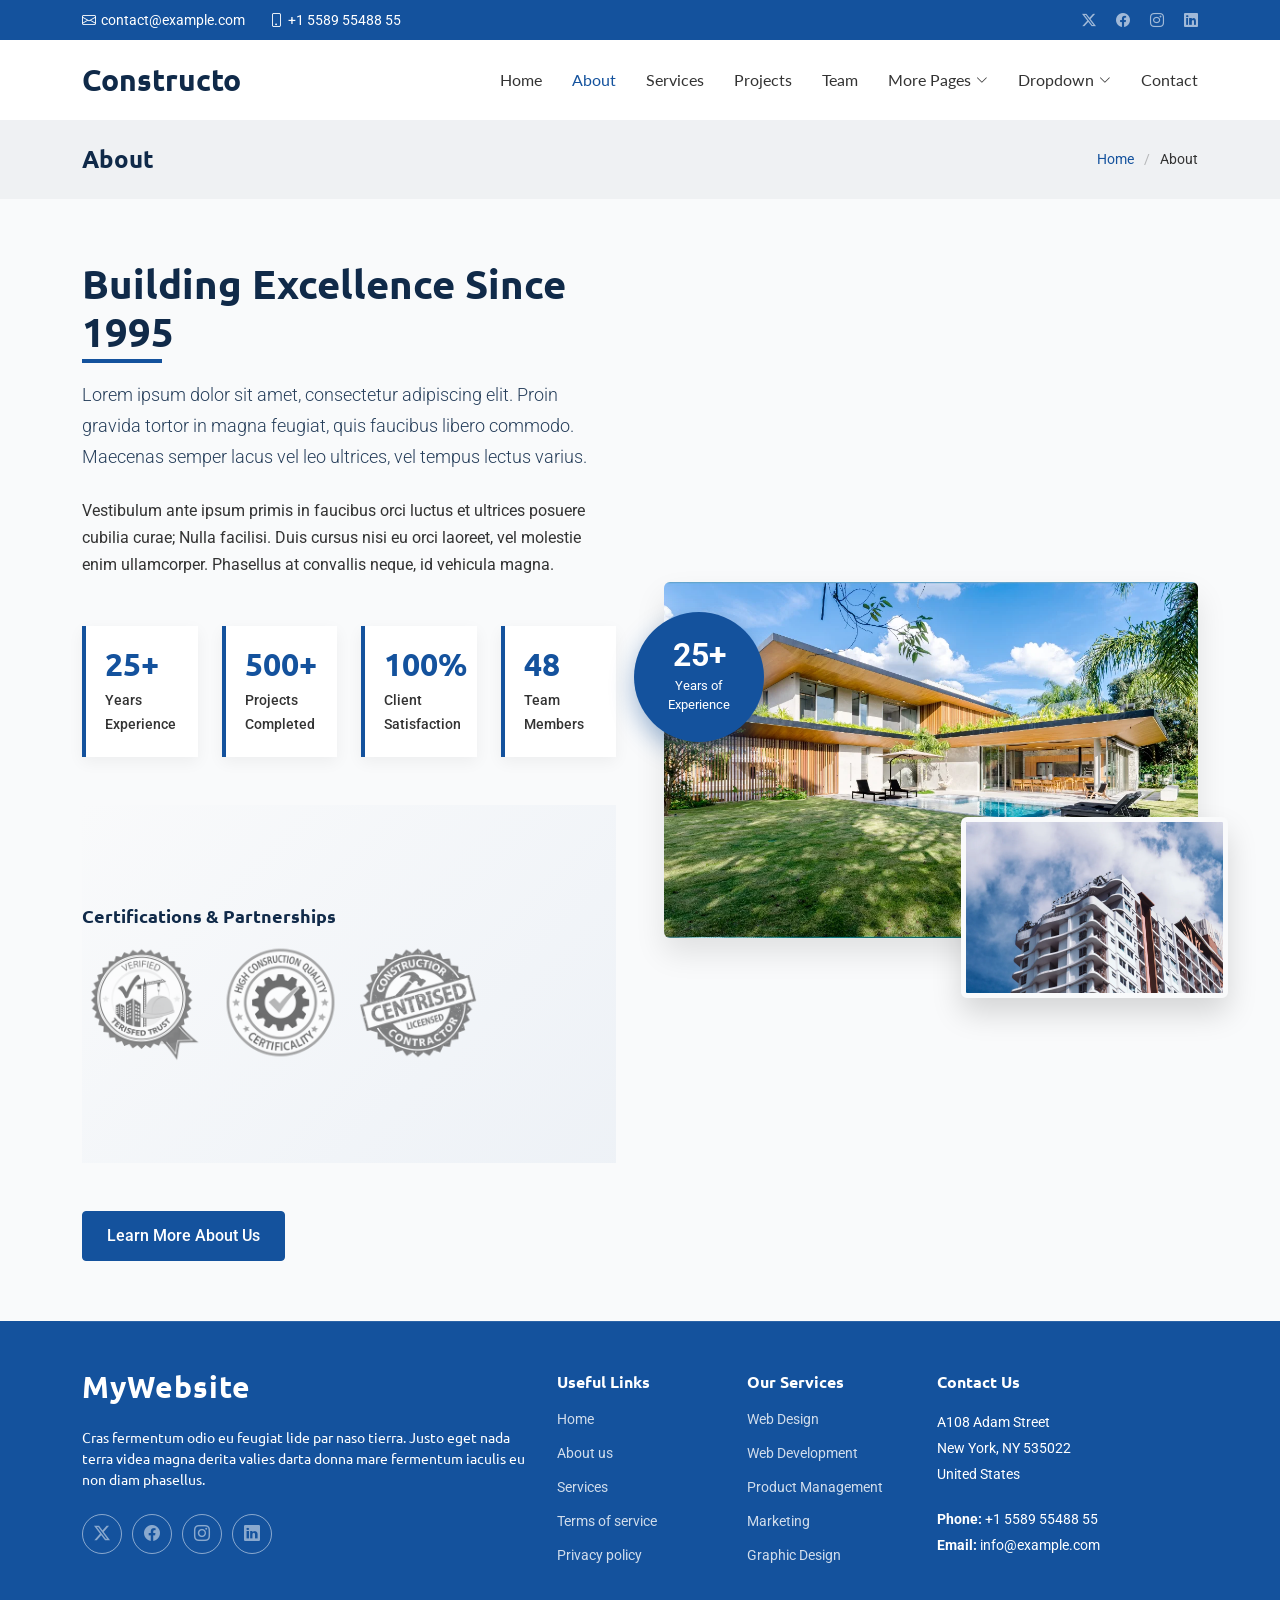
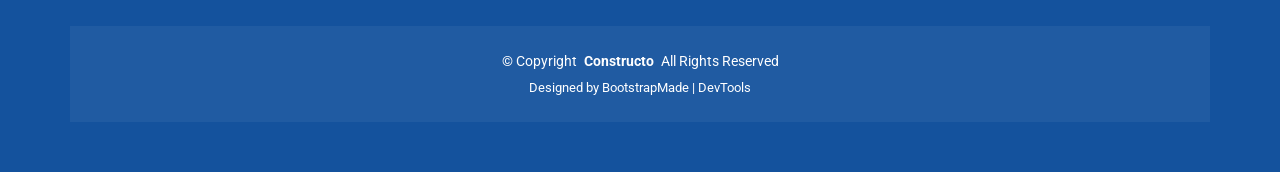
<file: about.html>
<!DOCTYPE html>
<html lang="en">

<head>
  <meta charset="utf-8">
  <meta content="width=device-width, initial-scale=1.0" name="viewport">
  <title>About - Constructo Bootstrap Template</title>
  <meta name="description" content="">
  <meta name="keywords" content="">

  <!-- Favicons -->
  <link href="assets/img/favicon.png" rel="icon">
  <link href="assets/img/apple-touch-icon.png" rel="apple-touch-icon">

  <!-- Fonts -->
  <link href="https://fonts.googleapis.com" rel="preconnect">
  <link href="https://fonts.gstatic.com" rel="preconnect" crossorigin>
  <link href="https://fonts.googleapis.com/css2?family=Roboto:ital,wght@0,100;0,300;0,400;0,500;0,700;0,900;1,100;1,300;1,400;1,500;1,700;1,900&family=Lato:ital,wght@0,100;0,300;0,400;0,700;0,900;1,100;1,300;1,400;1,700;1,900&family=Ubuntu:ital,wght@0,300;0,400;0,500;0,700;1,300;1,400;1,500;1,700&display=swap" rel="stylesheet">

  <!-- Vendor CSS Files -->
  <link href="assets/vendor/bootstrap/css/bootstrap.min.css" rel="stylesheet">
  <link href="assets/vendor/bootstrap-icons/bootstrap-icons.css" rel="stylesheet">
  <link href="assets/vendor/aos/aos.css" rel="stylesheet">
  <link href="assets/vendor/swiper/swiper-bundle.min.css" rel="stylesheet">
  <link href="assets/vendor/glightbox/css/glightbox.min.css" rel="stylesheet">

  <!-- Main CSS File -->
  <link href="assets/css/main.css" rel="stylesheet">

  <!-- =======================================================
  * Template Name: Constructo
  * Template URL: https://bootstrapmade.com/constructo-bootstrap-construction-template/
  * Updated: Aug 30 2025 with Bootstrap v5.3.8
  * Author: BootstrapMade.com
  * License: https://bootstrapmade.com/license/
  ======================================================== -->
</head>

<body class="about-page">

  <header id="header" class="header sticky-top">

    <div class="topbar d-flex align-items-center dark-background">
      <div class="container d-flex justify-content-center justify-content-md-between">
        <div class="contact-info d-flex align-items-center">
          <i class="bi bi-envelope d-flex align-items-center"><a href="mailto:contact@example.com">contact@example.com</a></i>
          <i class="bi bi-phone d-flex align-items-center ms-4"><span>+1 5589 55488 55</span></i>
        </div>
        <div class="social-links d-none d-md-flex align-items-center">
          <a href="#" class="twitter"><i class="bi bi-twitter-x"></i></a>
          <a href="#" class="facebook"><i class="bi bi-facebook"></i></a>
          <a href="#" class="instagram"><i class="bi bi-instagram"></i></a>
          <a href="#" class="linkedin"><i class="bi bi-linkedin"></i></a>
        </div>
      </div>
    </div><!-- End Top Bar -->

    <div class="branding d-flex align-items-cente">

      <div class="container position-relative d-flex align-items-center justify-content-between">
        <a href="index.html" class="logo d-flex align-items-center">
          <!-- Uncomment the line below if you also wish to use an image logo -->
          <!-- <img src="assets/img/logo.webp" alt=""> -->
          <h1 class="sitename">Constructo</h1>
        </a>

        <nav id="navmenu" class="navmenu">
          <ul>
            <li><a href="index.html">Home</a></li>
            <li><a href="about.html" class="active">About</a></li>
            <li><a href="services.html">Services</a></li>
            <li><a href="projects.html">Projects</a></li>
            <li><a href="team.html">Team</a></li>
            <li class="dropdown"><a href="#"><span>More Pages</span> <i class="bi bi-chevron-down toggle-dropdown"></i></a>
              <ul>
                <li><a href="service-details.html">Service Details</a></li>
                <li><a href="project-details.html">Project Details</a></li>
                <li><a href="quote.html">Quote Form</a></li>
                <li><a href="terms.html">Terms</a></li>
                <li><a href="privacy.html">Privacy</a></li>
                <li><a href="404.html">404</a></li>
              </ul>
            </li>
            <li class="dropdown"><a href="#"><span>Dropdown</span> <i class="bi bi-chevron-down toggle-dropdown"></i></a>
              <ul>
                <li><a href="#">Dropdown 1</a></li>
                <li class="dropdown"><a href="#"><span>Deep Dropdown</span> <i class="bi bi-chevron-down toggle-dropdown"></i></a>
                  <ul>
                    <li><a href="#">Deep Dropdown 1</a></li>
                    <li><a href="#">Deep Dropdown 2</a></li>
                    <li><a href="#">Deep Dropdown 3</a></li>
                    <li><a href="#">Deep Dropdown 4</a></li>
                    <li><a href="#">Deep Dropdown 5</a></li>
                  </ul>
                </li>
                <li><a href="#">Dropdown 2</a></li>
                <li><a href="#">Dropdown 3</a></li>
                <li><a href="#">Dropdown 4</a></li>
              </ul>
            </li>
            <li><a href="contact.html">Contact</a></li>
          </ul>
          <i class="mobile-nav-toggle d-xl-none bi bi-list"></i>
        </nav>

      </div>

    </div>

  </header>

  <main class="main">

    <!-- Page Title -->
    <div class="page-title light-background">
      <div class="container d-lg-flex justify-content-between align-items-center">
        <h1 class="mb-2 mb-lg-0">About</h1>
        <nav class="breadcrumbs">
          <ol>
            <li><a href="index.html">Home</a></li>
            <li class="current">About</li>
          </ol>
        </nav>
      </div>
    </div><!-- End Page Title -->

    <!-- About Section -->
    <section id="about" class="about section">

      <div class="container" data-aos="fade-up" data-aos-delay="100">

        <div class="row align-items-center g-5">
          <div class="col-lg-6">
            <div class="about-content" data-aos="fade-right" data-aos-delay="200">
              <h2>Building Excellence Since 1995</h2>
              <p class="lead">Lorem ipsum dolor sit amet, consectetur adipiscing elit. Proin gravida tortor in magna feugiat, quis faucibus libero commodo. Maecenas semper lacus vel leo ultrices, vel tempus lectus varius.</p>
              <p>Vestibulum ante ipsum primis in faucibus orci luctus et ultrices posuere cubilia curae; Nulla facilisi. Duis cursus nisi eu orci laoreet, vel molestie enim ullamcorper. Phasellus at convallis neque, id vehicula magna.</p>

              <div class="achievement-boxes row g-4 mt-4">
                <div class="col-6 col-md-3" data-aos="fade-up" data-aos-delay="300">
                  <div class="achievement-box">
                    <h3>25+</h3>
                    <p>Years Experience</p>
                  </div>
                </div>
                <div class="col-6 col-md-3" data-aos="fade-up" data-aos-delay="400">
                  <div class="achievement-box">
                    <h3>500+</h3>
                    <p>Projects Completed</p>
                  </div>
                </div>
                <div class="col-6 col-md-3" data-aos="fade-up" data-aos-delay="500">
                  <div class="achievement-box">
                    <h3>100%</h3>
                    <p>Client Satisfaction</p>
                  </div>
                </div>
                <div class="col-6 col-md-3" data-aos="fade-up" data-aos-delay="600">
                  <div class="achievement-box">
                    <h3>48</h3>
                    <p>Team Members</p>
                  </div>
                </div>
              </div>

              <div class="certifications mt-5" data-aos="fade-up" data-aos-delay="700">
                <h5>Certifications &amp; Partnerships</h5>
                <div class="row g-3 align-items-center">
                  <div class="col-4 col-md-3">
                    <img src="assets/img/construction/badge-4.webp" alt="Certification" class="img-fluid">
                  </div>
                  <div class="col-4 col-md-3">
                    <img src="assets/img/construction/badge-3.webp" alt="Certification" class="img-fluid">
                  </div>
                  <div class="col-4 col-md-3">
                    <img src="assets/img/construction/badge-5.webp" alt="Certification" class="img-fluid">
                  </div>
                </div>
              </div>

              <div class="cta-container mt-5" data-aos="fade-up" data-aos-delay="800">
                <a href="about.html" class="btn btn-primary">Learn More About Us</a>
              </div>
            </div>
          </div>

          <div class="col-lg-6">
            <div class="about-image position-relative" data-aos="fade-left" data-aos-delay="200">
              <img src="assets/img/construction/project-3.webp" alt="Construction Team" class="img-fluid main-image rounded">
              <div class="image-overlay">
                <img src="assets/img/construction/project-7.webp" alt="Construction Project" class="img-fluid rounded">
              </div>
              <div class="experience-badge" data-aos="zoom-in" data-aos-delay="500">
                <span>25+</span>
                <p>Years of Experience</p>
              </div>
            </div>
          </div>
        </div>

      </div>

    </section><!-- /About Section -->

  </main>

  <footer id="footer" class="footer dark-background">

    <div class="container footer-top">
      <div class="row gy-4">
        <div class="col-lg-5 col-md-12 footer-about">
          <a href="index.html" class="logo d-flex align-items-center">
            <span class="sitename">MyWebsite</span>
          </a>
          <p>Cras fermentum odio eu feugiat lide par naso tierra. Justo eget nada terra videa magna derita valies darta donna mare fermentum iaculis eu non diam phasellus.</p>
          <div class="social-links d-flex mt-4">
            <a href=""><i class="bi bi-twitter-x"></i></a>
            <a href=""><i class="bi bi-facebook"></i></a>
            <a href=""><i class="bi bi-instagram"></i></a>
            <a href=""><i class="bi bi-linkedin"></i></a>
          </div>
        </div>

        <div class="col-lg-2 col-6 footer-links">
          <h4>Useful Links</h4>
          <ul>
            <li><a href="#">Home</a></li>
            <li><a href="#">About us</a></li>
            <li><a href="#">Services</a></li>
            <li><a href="#">Terms of service</a></li>
            <li><a href="#">Privacy policy</a></li>
          </ul>
        </div>

        <div class="col-lg-2 col-6 footer-links">
          <h4>Our Services</h4>
          <ul>
            <li><a href="#">Web Design</a></li>
            <li><a href="#">Web Development</a></li>
            <li><a href="#">Product Management</a></li>
            <li><a href="#">Marketing</a></li>
            <li><a href="#">Graphic Design</a></li>
          </ul>
        </div>

        <div class="col-lg-3 col-md-12 footer-contact text-center text-md-start">
          <h4>Contact Us</h4>
          <p>A108 Adam Street</p>
          <p>New York, NY 535022</p>
          <p>United States</p>
          <p class="mt-4"><strong>Phone:</strong> <span>+1 5589 55488 55</span></p>
          <p><strong>Email:</strong> <span>info@example.com</span></p>
        </div>

      </div>
    </div>

    <div class="container copyright text-center mt-4">
      <p>© <span>Copyright</span> <strong class="px-1 sitename">Constructo</strong> <span>All Rights Reserved</span></p>
      <div class="credits">
        <!-- All the links in the footer should remain intact. -->
        <!-- You can delete the links only if you've purchased the pro version. -->
        <!-- Licensing information: https://bootstrapmade.com/license/ -->
        <!-- Purchase the pro version with working PHP/AJAX contact form: [buy-url] -->
        Designed by <a href="https://bootstrapmade.com/">BootstrapMade</a> | <a href="https://bootstrapmade.com/tools/">DevTools</a>
      </div>
    </div>

  </footer>

  <!-- Scroll Top -->
  <a href="#" id="scroll-top" class="scroll-top d-flex align-items-center justify-content-center"><i class="bi bi-arrow-up-short"></i></a>

  <!-- Preloader -->
  <div id="preloader"></div>

  <!-- Vendor JS Files -->
  <script src="assets/vendor/bootstrap/js/bootstrap.bundle.min.js"></script>
  <script src="assets/vendor/php-email-form/validate.js"></script>
  <script src="assets/vendor/aos/aos.js"></script>
  <script src="assets/vendor/swiper/swiper-bundle.min.js"></script>
  <script src="assets/vendor/glightbox/js/glightbox.min.js"></script>

  <!-- Main JS File -->
  <script src="assets/js/main.js"></script>

</body>

</html>
</file>
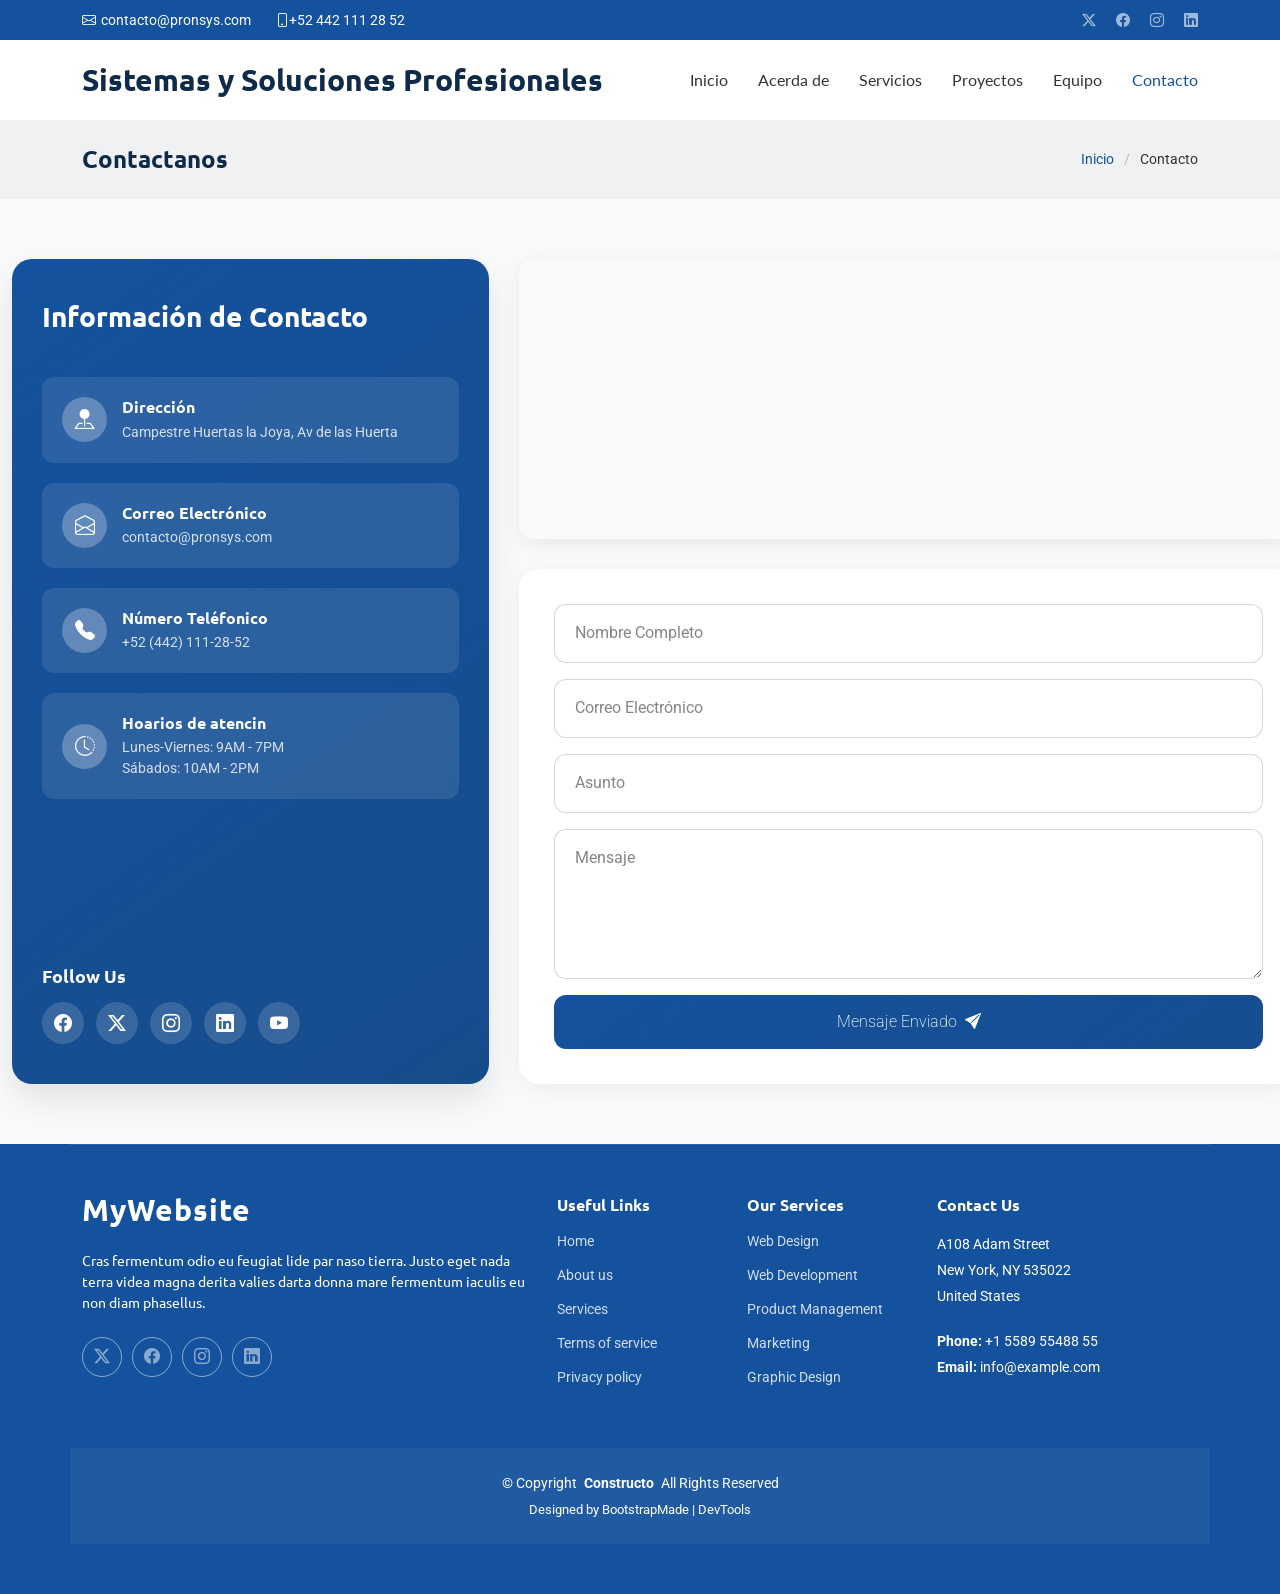
<file: contact.html>
<!DOCTYPE html>
<html lang="en">

<head>
  <meta charset="utf-8">
  <meta content="width=device-width, initial-scale=1.0" name="viewport">
  <title>Contacto</title>
  <meta name="description" content="">
  <meta name="keywords" content="">

  <!-- Favicons -->
  <link href="assets/img/favicon.png" rel="icon">
  <link href="assets/img/apple-touch-icon.png" rel="apple-touch-icon">

  <!-- Fonts -->
  <link href="https://fonts.googleapis.com" rel="preconnect">
  <link href="https://fonts.gstatic.com" rel="preconnect" crossorigin>
  <link href="https://fonts.googleapis.com/css2?family=Roboto:ital,wght@0,100;0,300;0,400;0,500;0,700;0,900;1,100;1,300;1,400;1,500;1,700;1,900&family=Lato:ital,wght@0,100;0,300;0,400;0,700;0,900;1,100;1,300;1,400;1,700;1,900&family=Ubuntu:ital,wght@0,300;0,400;0,500;0,700;1,300;1,400;1,500;1,700&display=swap" rel="stylesheet">

  <!-- Vendor CSS Files -->
  <link href="assets/vendor/bootstrap/css/bootstrap.min.css" rel="stylesheet">
  <link href="assets/vendor/bootstrap-icons/bootstrap-icons.css" rel="stylesheet">
  <link href="assets/vendor/aos/aos.css" rel="stylesheet">
  <link href="assets/vendor/swiper/swiper-bundle.min.css" rel="stylesheet">
  <link href="assets/vendor/glightbox/css/glightbox.min.css" rel="stylesheet">

  <!-- Main CSS File -->
  <link href="assets/css/main.css" rel="stylesheet">

  <!-- =======================================================
  * Template Name: Constructo
  * Template URL: https://bootstrapmade.com/constructo-bootstrap-construction-template/
  * Updated: Aug 30 2025 with Bootstrap v5.3.8
  * Author: BootstrapMade.com
  * License: https://bootstrapmade.com/license/
  ======================================================== -->
</head>

<body class="contact-page">

  <header id="header" class="header sticky-top">

    <div class="topbar d-flex align-items-center dark-background">
      <div class="container d-flex justify-content-center justify-content-md-between">
        <div class="contact-info d-flex align-items-center">
          <i class="bi bi-envelope d-flex align-items-center"><a href="mailto:contacto@pronsys.com">contacto@pronsys.com</a></i>
          <i class="bi bi-phone d-flex align-items-center ms-4"><mex>+52 442 111 28 52</mex></i>
        </div>
        <div class="social-links d-none d-md-flex align-items-center">
          <a href="#" class="twitter"><i class="bi bi-twitter-x"></i></a>
          <a href="#" class="facebook"><i class="bi bi-facebook"></i></a>
          <a href="#" class="instagram"><i class="bi bi-instagram"></i></a>
          <a href="#" class="linkedin"><i class="bi bi-linkedin"></i></a>
        </div>
      </div>
    </div><!-- End Top Bar -->

    <div class="branding d-flex align-items-cente">

      <div class="container position-relative d-flex align-items-center justify-content-between">
        <a href="index.html" class="logo d-flex align-items-center">
          <!-- Uncomment the line below if you also wish to use an image logo -->
          <!-- <img src="assets/img/logo.webp" alt=""> -->
          <h1 class="sitename">Sistemas y Soluciones Profesionales</h1>
        </a>

        <nav id="navmenu" class="navmenu">
          <ul>
            <li><a href="index.html">Inicio</a></li>
            <li><a href="about.html">Acerda de</a></li>
            <li><a href="services.html">Servicios</a></li>
            <li><a href="projects.html">Proyectos</a></li>
            <li><a href="team.html">Equipo</a></li>
            <li><a href="contact.html" class="active">Contacto</a></li>
          </ul>
          <i class="mobile-nav-toggle d-xl-none bi bi-list"></i>
        </nav>

      </div>

    </div>

  </header>

  <main class="main">

    <!-- Page Title -->
    <div class="page-title light-background">
      <div class="container d-lg-flex justify-content-between align-items-center">
        <h1 class="mb-2 mb-lg-0">Contactanos</h1>
        <nav class="breadcrumbs">
          <ol>
            <li><a href="index.html">Inicio</a></li>
            <li class="current">Contacto</li>
          </ol>
        </nav>
      </div>
    </div><!-- End Page Title -->

    <!-- Contact Section -->
    <section id="contact" class="contact section">

      <div class="container">
        <div class="contact-wrapper">
          <div class="contact-info-panel">
            <div class="contact-info-header">
              <h3>Información de Contacto</h3>
            </div>

            <div class="contact-info-cards">
              <div class="info-card">
                <div class="icon-container">
                  <i class="bi bi-pin-map-fill"></i>
                </div>
                <div class="card-content">
                  <h4>Dirección</h4>
                  <p>Campestre Huertas la Joya, Av de las Huerta</p>
                </div>
              </div>

              <div class="info-card">
                <div class="icon-container">
                  <i class="bi bi-envelope-open"></i>
                </div>
                <div class="card-content">
                  <h4>Correo Electrónico</h4>
                  <p>contacto@pronsys.com</p>
                </div>
              </div>

              <div class="info-card">
                <div class="icon-container">
                  <i class="bi bi-telephone-fill"></i>
                </div>
                <div class="card-content">
                  <h4> Número Teléfonico </h4>
                  <p>+52 (442) 111-28-52</p>
                </div>
              </div>

              <div class="info-card">
                <div class="icon-container">
                  <i class="bi bi-clock-history"></i>
                </div>
                <div class="card-content">
                  <h4>Hoarios de atencin</h4>
                  <p>Lunes-Viernes: 9AM - 7PM</p>
                  <p>Sábados: 10AM - 2PM</p>
                </div>
              </div>
            </div>

            <div class="social-links-panel">
              <h5>Follow Us</h5>
              <div class="social-icons">
                <a href="#"><i class="bi bi-facebook"></i></a>
                <a href="#"><i class="bi bi-twitter-x"></i></a>
                <a href="#"><i class="bi bi-instagram"></i></a>
                <a href="#"><i class="bi bi-linkedin"></i></a>
                <a href="#"><i class="bi bi-youtube"></i></a>
              </div>
            </div>
          </div>

          <div class="contact-form-panel">
            <div class="map-container">
              <center>

              <iframe src="https://www.google.com/maps/embed?pb=!1m17!1m12!1m3!1d8880.773260534637!2d-100.50707150390112!3d20.632720588602577!2m3!1f0!2f0!3f0!3m2!1i1024!2i768!4f13.1!3m2!1m1!2zMjDCsDM3JzU2LjAiTiAxMDDCsDMwJzEzLjMiVw!5e0!3m2!1ses-419!2smx!4v1771727049670!5m2!1ses-419!2smx" width="770" height="450" style="border:0;" allowfullscreen="" loading="lazy" referrerpolicy="no-referrer-when-downgrade"></iframe>
               </center>
              
            </div>

             


            <div class="form-container">
           
              <form action="forms/contact.php" method="post" class="php-email-form">
                <div class="form-floating mb-3">
                  <input type="text" class="form-control" id="nameInput" name="name" placeholder="Full Name" required="">
                  <label for="nameInput">Nombre Completo</label>
                </div>

                <div class="form-floating mb-3">
                  <input type="email" class="form-control" id="emailInput" name="email" placeholder="Email Address" required="">
                  <label for="emailInput">Correo Electrónico</label>
                </div>

                <div class="form-floating mb-3">
                  <input type="text" class="form-control" id="subjectInput" name="subject" placeholder="Subject" required="">
                  <label for="subjectInput">Asunto</label>
                </div>

                <div class="form-floating mb-3">
                  <textarea class="form-control" id="messageInput" name="message" rows="5" placeholder="Your Message" style="height: 150px" required=""></textarea>
                  <label for="messageInput">Mensaje</label>
                </div>

                <div class="my-3">
                  <div class="loading">Cargando</div>
                  <div class="error-message"></div>
                  <div class="sent-message">Tu mensaje ha sido recibido con éxito. Muchas Gracias!</div>
                </div>

                <div class="d-grid">
                  <button type="submit" class="btn-submit">Mensaje Enviado <i class="bi bi-send-fill ms-2"></i></button>
                </div>
              </form>
            </div>
          </div>
        </div>
      </div>
    </section><!-- /Contact Section -->

  </main>

  <footer id="footer" class="footer dark-background">

    <div class="container footer-top">
      <div class="row gy-4">
        <div class="col-lg-5 col-md-12 footer-about">
          <a href="index.html" class="logo d-flex align-items-center">
            <span class="sitename">MyWebsite</span>
          </a>
          <p>Cras fermentum odio eu feugiat lide par naso tierra. Justo eget nada terra videa magna derita valies darta donna mare fermentum iaculis eu non diam phasellus.</p>
          <div class="social-links d-flex mt-4">
            <a href=""><i class="bi bi-twitter-x"></i></a>
            <a href=""><i class="bi bi-facebook"></i></a>
            <a href=""><i class="bi bi-instagram"></i></a>
            <a href=""><i class="bi bi-linkedin"></i></a>
          </div>
        </div>

        <div class="col-lg-2 col-6 footer-links">
          <h4>Useful Links</h4>
          <ul>
            <li><a href="#">Home</a></li>
            <li><a href="#">About us</a></li>
            <li><a href="#">Services</a></li>
            <li><a href="#">Terms of service</a></li>
            <li><a href="#">Privacy policy</a></li>
          </ul>
        </div>

        <div class="col-lg-2 col-6 footer-links">
          <h4>Our Services</h4>
          <ul>
            <li><a href="#">Web Design</a></li>
            <li><a href="#">Web Development</a></li>
            <li><a href="#">Product Management</a></li>
            <li><a href="#">Marketing</a></li>
            <li><a href="#">Graphic Design</a></li>
          </ul>
        </div>

        <div class="col-lg-3 col-md-12 footer-contact text-center text-md-start">
          <h4>Contact Us</h4>
          <p>A108 Adam Street</p>
          <p>New York, NY 535022</p>
          <p>United States</p>
          <p class="mt-4"><strong>Phone:</strong> <span>+1 5589 55488 55</span></p>
          <p><strong>Email:</strong> <span>info@example.com</span></p>
        </div>

      </div>
    </div>

    <div class="container copyright text-center mt-4">
      <p>© <span>Copyright</span> <strong class="px-1 sitename">Constructo</strong> <span>All Rights Reserved</span></p>
      <div class="credits">
        <!-- All the links in the footer should remain intact. -->
        <!-- You can delete the links only if you've purchased the pro version. -->
        <!-- Licensing information: https://bootstrapmade.com/license/ -->
        <!-- Purchase the pro version with working PHP/AJAX contact form: [buy-url] -->
        Designed by <a href="https://bootstrapmade.com/">BootstrapMade</a> | <a href="https://bootstrapmade.com/tools/">DevTools</a>
      </div>
    </div>

  </footer>

  <!-- Scroll Top -->
  <a href="#" id="scroll-top" class="scroll-top d-flex align-items-center justify-content-center"><i class="bi bi-arrow-up-short"></i></a>

  <!-- Preloader -->
  <div id="preloader"></div>

  <!-- Vendor JS Files -->
  <script src="assets/vendor/bootstrap/js/bootstrap.bundle.min.js"></script>
  <script src="assets/vendor/php-email-form/validate.js"></script>
  <script src="assets/vendor/aos/aos.js"></script>
  <script src="assets/vendor/swiper/swiper-bundle.min.js"></script>
  <script src="assets/vendor/glightbox/js/glightbox.min.js"></script>

  <!-- Main JS File -->
  <script src="assets/js/main.js"></script>

</body>

</html>
</file>
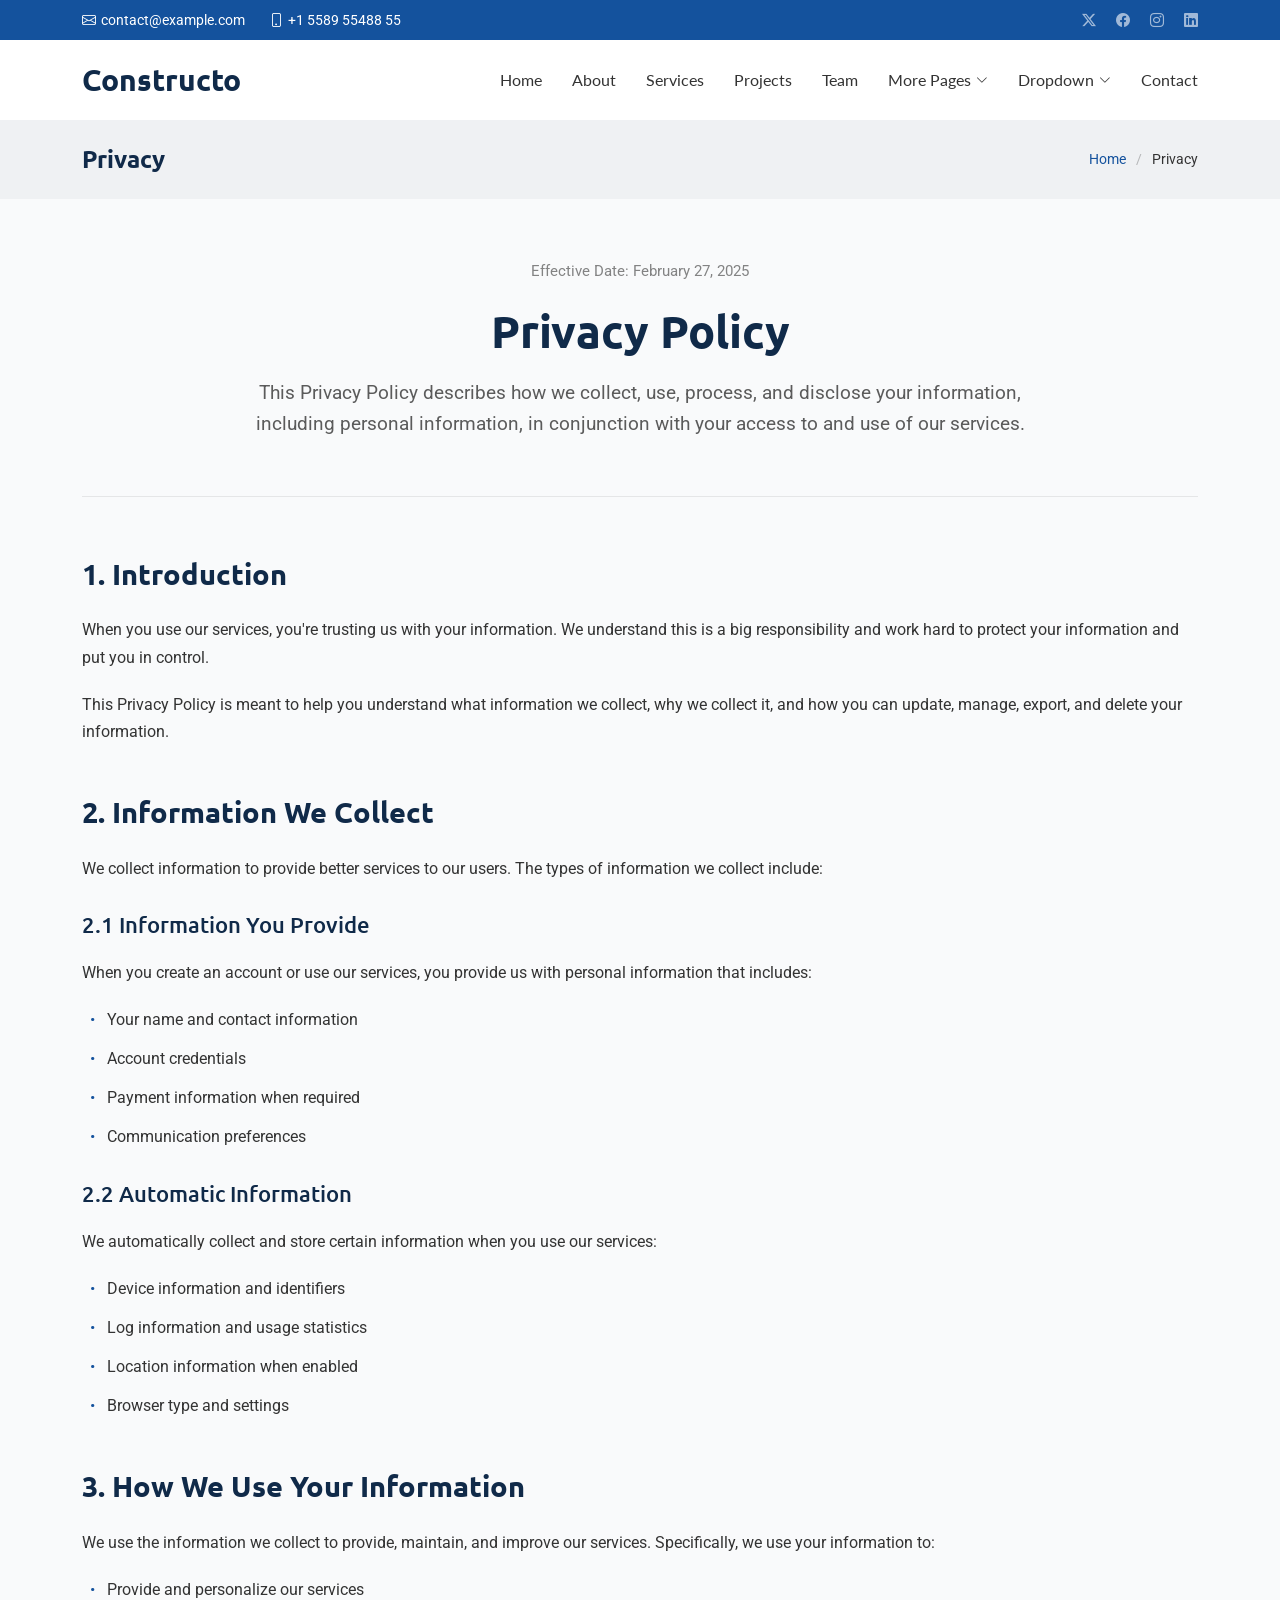
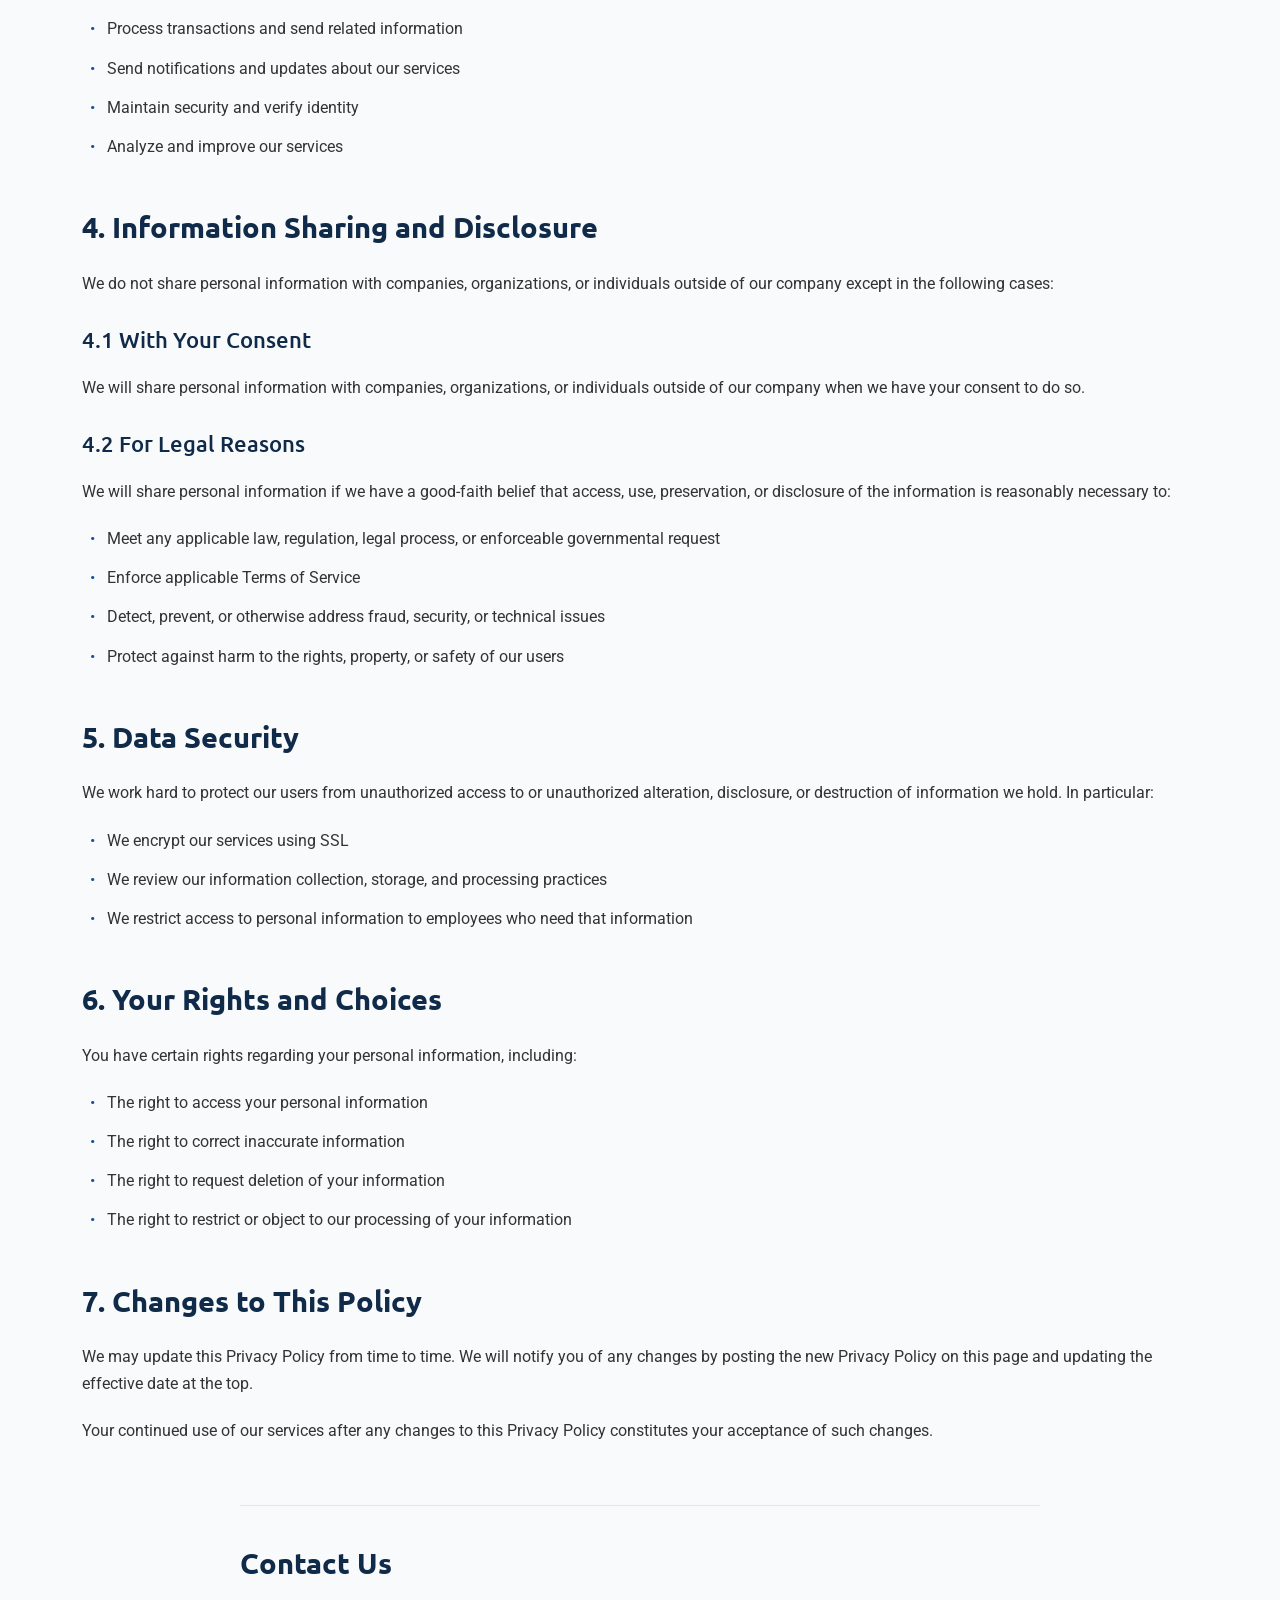
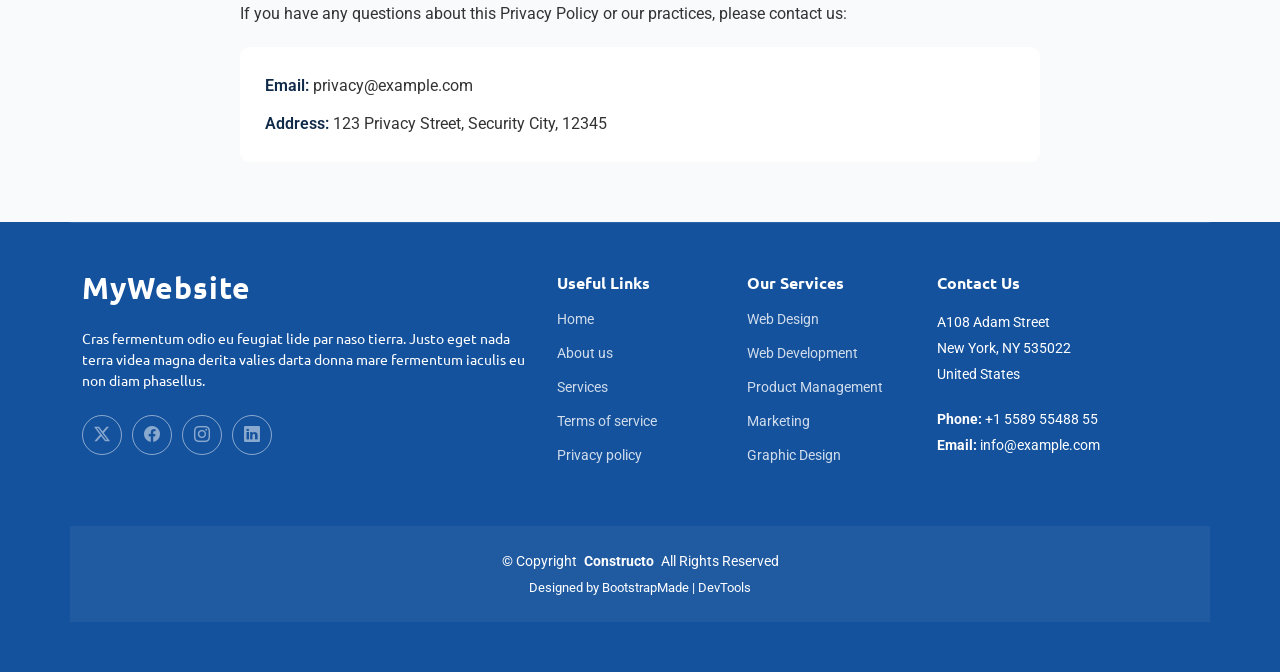
<file: privacy.html>
<!DOCTYPE html>
<html lang="en">

<head>
  <meta charset="utf-8">
  <meta content="width=device-width, initial-scale=1.0" name="viewport">
  <title>Privacy - Constructo Bootstrap Template</title>
  <meta name="description" content="">
  <meta name="keywords" content="">

  <!-- Favicons -->
  <link href="assets/img/favicon.png" rel="icon">
  <link href="assets/img/apple-touch-icon.png" rel="apple-touch-icon">

  <!-- Fonts -->
  <link href="https://fonts.googleapis.com" rel="preconnect">
  <link href="https://fonts.gstatic.com" rel="preconnect" crossorigin>
  <link href="https://fonts.googleapis.com/css2?family=Roboto:ital,wght@0,100;0,300;0,400;0,500;0,700;0,900;1,100;1,300;1,400;1,500;1,700;1,900&family=Lato:ital,wght@0,100;0,300;0,400;0,700;0,900;1,100;1,300;1,400;1,700;1,900&family=Ubuntu:ital,wght@0,300;0,400;0,500;0,700;1,300;1,400;1,500;1,700&display=swap" rel="stylesheet">

  <!-- Vendor CSS Files -->
  <link href="assets/vendor/bootstrap/css/bootstrap.min.css" rel="stylesheet">
  <link href="assets/vendor/bootstrap-icons/bootstrap-icons.css" rel="stylesheet">
  <link href="assets/vendor/aos/aos.css" rel="stylesheet">
  <link href="assets/vendor/swiper/swiper-bundle.min.css" rel="stylesheet">
  <link href="assets/vendor/glightbox/css/glightbox.min.css" rel="stylesheet">

  <!-- Main CSS File -->
  <link href="assets/css/main.css" rel="stylesheet">

  <!-- =======================================================
  * Template Name: Constructo
  * Template URL: https://bootstrapmade.com/constructo-bootstrap-construction-template/
  * Updated: Aug 30 2025 with Bootstrap v5.3.8
  * Author: BootstrapMade.com
  * License: https://bootstrapmade.com/license/
  ======================================================== -->
</head>

<body class="privacy-page">

  <header id="header" class="header sticky-top">

    <div class="topbar d-flex align-items-center dark-background">
      <div class="container d-flex justify-content-center justify-content-md-between">
        <div class="contact-info d-flex align-items-center">
          <i class="bi bi-envelope d-flex align-items-center"><a href="mailto:contact@example.com">contact@example.com</a></i>
          <i class="bi bi-phone d-flex align-items-center ms-4"><span>+1 5589 55488 55</span></i>
        </div>
        <div class="social-links d-none d-md-flex align-items-center">
          <a href="#" class="twitter"><i class="bi bi-twitter-x"></i></a>
          <a href="#" class="facebook"><i class="bi bi-facebook"></i></a>
          <a href="#" class="instagram"><i class="bi bi-instagram"></i></a>
          <a href="#" class="linkedin"><i class="bi bi-linkedin"></i></a>
        </div>
      </div>
    </div><!-- End Top Bar -->

    <div class="branding d-flex align-items-cente">

      <div class="container position-relative d-flex align-items-center justify-content-between">
        <a href="index.html" class="logo d-flex align-items-center">
          <!-- Uncomment the line below if you also wish to use an image logo -->
          <!-- <img src="assets/img/logo.webp" alt=""> -->
          <h1 class="sitename">Constructo</h1>
        </a>

        <nav id="navmenu" class="navmenu">
          <ul>
            <li><a href="index.html">Home</a></li>
            <li><a href="about.html">About</a></li>
            <li><a href="services.html">Services</a></li>
            <li><a href="projects.html">Projects</a></li>
            <li><a href="team.html">Team</a></li>
            <li class="dropdown"><a href="#"><span>More Pages</span> <i class="bi bi-chevron-down toggle-dropdown"></i></a>
              <ul>
                <li><a href="service-details.html">Service Details</a></li>
                <li><a href="project-details.html">Project Details</a></li>
                <li><a href="quote.html">Quote Form</a></li>
                <li><a href="terms.html">Terms</a></li>
                <li><a href="privacy.html" class="active">Privacy</a></li>
                <li><a href="404.html">404</a></li>
              </ul>
            </li>
            <li class="dropdown"><a href="#"><span>Dropdown</span> <i class="bi bi-chevron-down toggle-dropdown"></i></a>
              <ul>
                <li><a href="#">Dropdown 1</a></li>
                <li class="dropdown"><a href="#"><span>Deep Dropdown</span> <i class="bi bi-chevron-down toggle-dropdown"></i></a>
                  <ul>
                    <li><a href="#">Deep Dropdown 1</a></li>
                    <li><a href="#">Deep Dropdown 2</a></li>
                    <li><a href="#">Deep Dropdown 3</a></li>
                    <li><a href="#">Deep Dropdown 4</a></li>
                    <li><a href="#">Deep Dropdown 5</a></li>
                  </ul>
                </li>
                <li><a href="#">Dropdown 2</a></li>
                <li><a href="#">Dropdown 3</a></li>
                <li><a href="#">Dropdown 4</a></li>
              </ul>
            </li>
            <li><a href="contact.html">Contact</a></li>
          </ul>
          <i class="mobile-nav-toggle d-xl-none bi bi-list"></i>
        </nav>

      </div>

    </div>

  </header>

  <main class="main">

    <!-- Page Title -->
    <div class="page-title light-background">
      <div class="container d-lg-flex justify-content-between align-items-center">
        <h1 class="mb-2 mb-lg-0">Privacy</h1>
        <nav class="breadcrumbs">
          <ol>
            <li><a href="index.html">Home</a></li>
            <li class="current">Privacy</li>
          </ol>
        </nav>
      </div>
    </div><!-- End Page Title -->

    <!-- Privacy Section -->
    <section id="privacy" class="privacy section">

      <div class="container" data-aos="fade-up">
        <!-- Header -->
        <div class="privacy-header" data-aos="fade-up">
          <div class="header-content">
            <div class="last-updated">Effective Date: February 27, 2025</div>
            <h1>Privacy Policy</h1>
            <p class="intro-text">This Privacy Policy describes how we collect, use, process, and disclose your information, including personal information, in conjunction with your access to and use of our services.</p>
          </div>
        </div>

        <!-- Main Content -->
        <div class="privacy-content" data-aos="fade-up">
          <!-- Introduction -->
          <div class="content-section">
            <h2>1. Introduction</h2>
            <p>When you use our services, you're trusting us with your information. We understand this is a big responsibility and work hard to protect your information and put you in control.</p>
            <p>This Privacy Policy is meant to help you understand what information we collect, why we collect it, and how you can update, manage, export, and delete your information.</p>
          </div>

          <!-- Information Collection -->
          <div class="content-section">
            <h2>2. Information We Collect</h2>
            <p>We collect information to provide better services to our users. The types of information we collect include:</p>

            <h3>2.1 Information You Provide</h3>
            <p>When you create an account or use our services, you provide us with personal information that includes:</p>
            <ul>
              <li>Your name and contact information</li>
              <li>Account credentials</li>
              <li>Payment information when required</li>
              <li>Communication preferences</li>
            </ul>

            <h3>2.2 Automatic Information</h3>
            <p>We automatically collect and store certain information when you use our services:</p>
            <ul>
              <li>Device information and identifiers</li>
              <li>Log information and usage statistics</li>
              <li>Location information when enabled</li>
              <li>Browser type and settings</li>
            </ul>
          </div>

          <!-- Use of Information -->
          <div class="content-section">
            <h2>3. How We Use Your Information</h2>
            <p>We use the information we collect to provide, maintain, and improve our services. Specifically, we use your information to:</p>
            <ul>
              <li>Provide and personalize our services</li>
              <li>Process transactions and send related information</li>
              <li>Send notifications and updates about our services</li>
              <li>Maintain security and verify identity</li>
              <li>Analyze and improve our services</li>
            </ul>
          </div>

          <!-- Information Sharing -->
          <div class="content-section">
            <h2>4. Information Sharing and Disclosure</h2>
            <p>We do not share personal information with companies, organizations, or individuals outside of our company except in the following cases:</p>

            <h3>4.1 With Your Consent</h3>
            <p>We will share personal information with companies, organizations, or individuals outside of our company when we have your consent to do so.</p>

            <h3>4.2 For Legal Reasons</h3>
            <p>We will share personal information if we have a good-faith belief that access, use, preservation, or disclosure of the information is reasonably necessary to:</p>
            <ul>
              <li>Meet any applicable law, regulation, legal process, or enforceable governmental request</li>
              <li>Enforce applicable Terms of Service</li>
              <li>Detect, prevent, or otherwise address fraud, security, or technical issues</li>
              <li>Protect against harm to the rights, property, or safety of our users</li>
            </ul>
          </div>

          <!-- Data Security -->
          <div class="content-section">
            <h2>5. Data Security</h2>
            <p>We work hard to protect our users from unauthorized access to or unauthorized alteration, disclosure, or destruction of information we hold. In particular:</p>
            <ul>
              <li>We encrypt our services using SSL</li>
              <li>We review our information collection, storage, and processing practices</li>
              <li>We restrict access to personal information to employees who need that information</li>
            </ul>
          </div>

          <!-- Your Rights -->
          <div class="content-section">
            <h2>6. Your Rights and Choices</h2>
            <p>You have certain rights regarding your personal information, including:</p>
            <ul>
              <li>The right to access your personal information</li>
              <li>The right to correct inaccurate information</li>
              <li>The right to request deletion of your information</li>
              <li>The right to restrict or object to our processing of your information</li>
            </ul>
          </div>

          <!-- Policy Updates -->
          <div class="content-section">
            <h2>7. Changes to This Policy</h2>
            <p>We may update this Privacy Policy from time to time. We will notify you of any changes by posting the new Privacy Policy on this page and updating the effective date at the top.</p>
            <p>Your continued use of our services after any changes to this Privacy Policy constitutes your acceptance of such changes.</p>
          </div>
        </div>

        <!-- Contact Section -->
        <div class="privacy-contact" data-aos="fade-up">
          <h2>Contact Us</h2>
          <p>If you have any questions about this Privacy Policy or our practices, please contact us:</p>
          <div class="contact-details">
            <p><strong>Email:</strong> privacy@example.com</p>
            <p><strong>Address:</strong> 123 Privacy Street, Security City, 12345</p>
          </div>
        </div>

      </div>

    </section><!-- /Privacy Section -->

  </main>

  <footer id="footer" class="footer dark-background">

    <div class="container footer-top">
      <div class="row gy-4">
        <div class="col-lg-5 col-md-12 footer-about">
          <a href="index.html" class="logo d-flex align-items-center">
            <span class="sitename">MyWebsite</span>
          </a>
          <p>Cras fermentum odio eu feugiat lide par naso tierra. Justo eget nada terra videa magna derita valies darta donna mare fermentum iaculis eu non diam phasellus.</p>
          <div class="social-links d-flex mt-4">
            <a href=""><i class="bi bi-twitter-x"></i></a>
            <a href=""><i class="bi bi-facebook"></i></a>
            <a href=""><i class="bi bi-instagram"></i></a>
            <a href=""><i class="bi bi-linkedin"></i></a>
          </div>
        </div>

        <div class="col-lg-2 col-6 footer-links">
          <h4>Useful Links</h4>
          <ul>
            <li><a href="#">Home</a></li>
            <li><a href="#">About us</a></li>
            <li><a href="#">Services</a></li>
            <li><a href="#">Terms of service</a></li>
            <li><a href="#">Privacy policy</a></li>
          </ul>
        </div>

        <div class="col-lg-2 col-6 footer-links">
          <h4>Our Services</h4>
          <ul>
            <li><a href="#">Web Design</a></li>
            <li><a href="#">Web Development</a></li>
            <li><a href="#">Product Management</a></li>
            <li><a href="#">Marketing</a></li>
            <li><a href="#">Graphic Design</a></li>
          </ul>
        </div>

        <div class="col-lg-3 col-md-12 footer-contact text-center text-md-start">
          <h4>Contact Us</h4>
          <p>A108 Adam Street</p>
          <p>New York, NY 535022</p>
          <p>United States</p>
          <p class="mt-4"><strong>Phone:</strong> <span>+1 5589 55488 55</span></p>
          <p><strong>Email:</strong> <span>info@example.com</span></p>
        </div>

      </div>
    </div>

    <div class="container copyright text-center mt-4">
      <p>© <span>Copyright</span> <strong class="px-1 sitename">Constructo</strong> <span>All Rights Reserved</span></p>
      <div class="credits">
        <!-- All the links in the footer should remain intact. -->
        <!-- You can delete the links only if you've purchased the pro version. -->
        <!-- Licensing information: https://bootstrapmade.com/license/ -->
        <!-- Purchase the pro version with working PHP/AJAX contact form: [buy-url] -->
        Designed by <a href="https://bootstrapmade.com/">BootstrapMade</a> | <a href="https://bootstrapmade.com/tools/">DevTools</a>
      </div>
    </div>

  </footer>

  <!-- Scroll Top -->
  <a href="#" id="scroll-top" class="scroll-top d-flex align-items-center justify-content-center"><i class="bi bi-arrow-up-short"></i></a>

  <!-- Preloader -->
  <div id="preloader"></div>

  <!-- Vendor JS Files -->
  <script src="assets/vendor/bootstrap/js/bootstrap.bundle.min.js"></script>
  <script src="assets/vendor/php-email-form/validate.js"></script>
  <script src="assets/vendor/aos/aos.js"></script>
  <script src="assets/vendor/swiper/swiper-bundle.min.js"></script>
  <script src="assets/vendor/glightbox/js/glightbox.min.js"></script>

  <!-- Main JS File -->
  <script src="assets/js/main.js"></script>

</body>

</html>
</file>
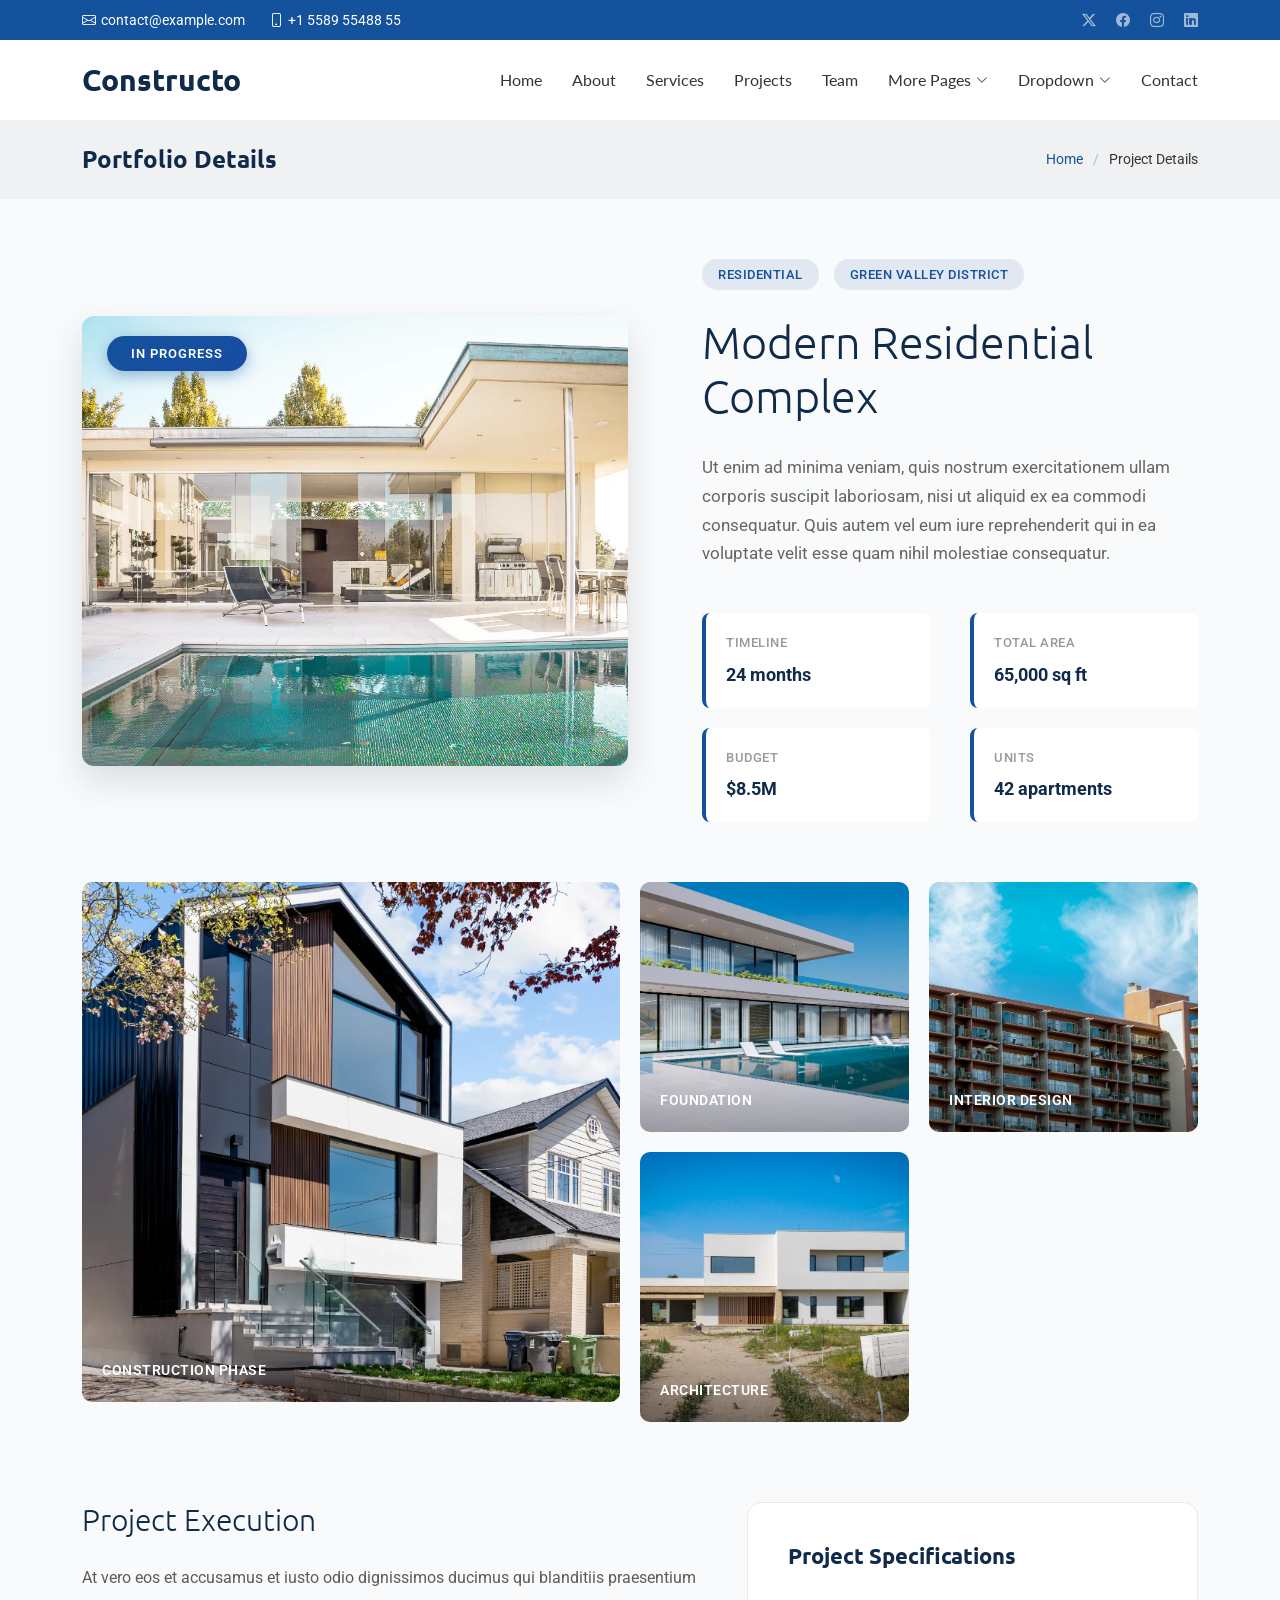
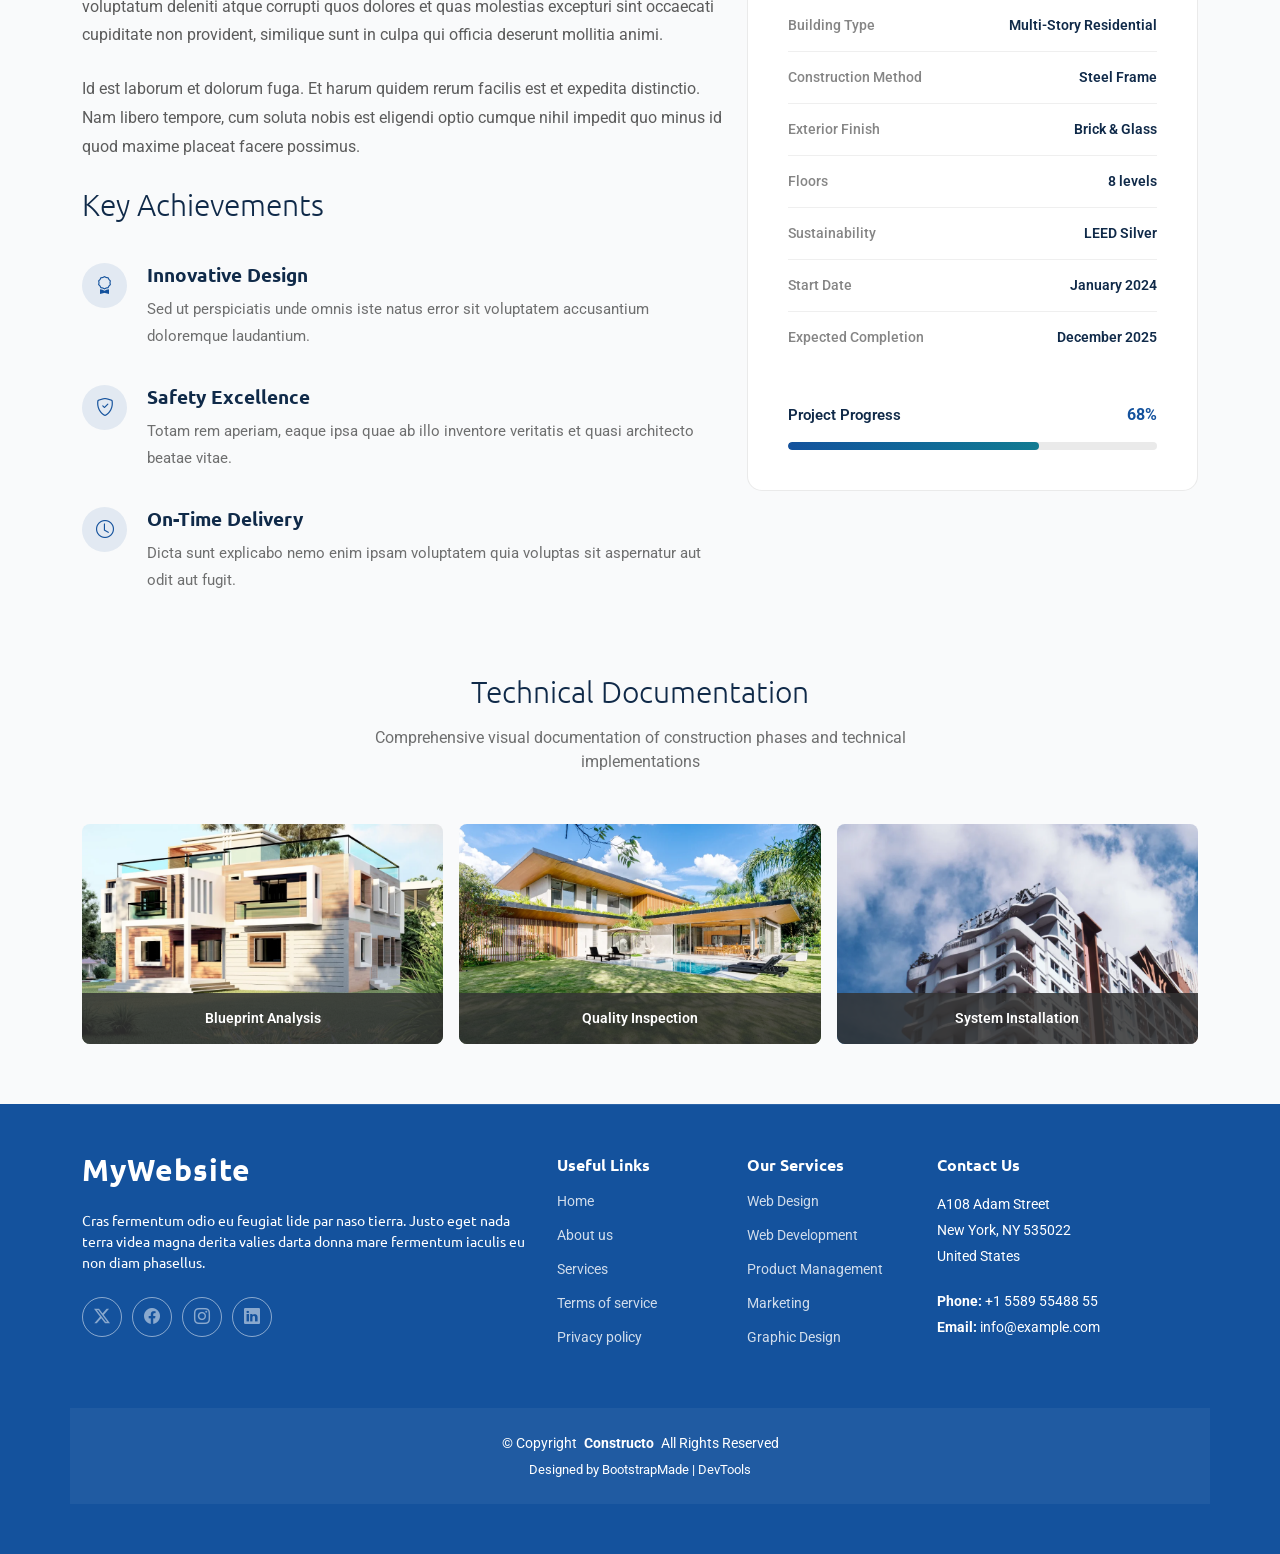
<file: project-details.html>
<!DOCTYPE html>
<html lang="en">

<head>
  <meta charset="utf-8">
  <meta content="width=device-width, initial-scale=1.0" name="viewport">
  <title>Project Details - Constructo Bootstrap Template</title>
  <meta name="description" content="">
  <meta name="keywords" content="">

  <!-- Favicons -->
  <link href="assets/img/favicon.png" rel="icon">
  <link href="assets/img/apple-touch-icon.png" rel="apple-touch-icon">

  <!-- Fonts -->
  <link href="https://fonts.googleapis.com" rel="preconnect">
  <link href="https://fonts.gstatic.com" rel="preconnect" crossorigin>
  <link href="https://fonts.googleapis.com/css2?family=Roboto:ital,wght@0,100;0,300;0,400;0,500;0,700;0,900;1,100;1,300;1,400;1,500;1,700;1,900&family=Lato:ital,wght@0,100;0,300;0,400;0,700;0,900;1,100;1,300;1,400;1,700;1,900&family=Ubuntu:ital,wght@0,300;0,400;0,500;0,700;1,300;1,400;1,500;1,700&display=swap" rel="stylesheet">

  <!-- Vendor CSS Files -->
  <link href="assets/vendor/bootstrap/css/bootstrap.min.css" rel="stylesheet">
  <link href="assets/vendor/bootstrap-icons/bootstrap-icons.css" rel="stylesheet">
  <link href="assets/vendor/aos/aos.css" rel="stylesheet">
  <link href="assets/vendor/swiper/swiper-bundle.min.css" rel="stylesheet">
  <link href="assets/vendor/glightbox/css/glightbox.min.css" rel="stylesheet">

  <!-- Main CSS File -->
  <link href="assets/css/main.css" rel="stylesheet">

  <!-- =======================================================
  * Template Name: Constructo
  * Template URL: https://bootstrapmade.com/constructo-bootstrap-construction-template/
  * Updated: Aug 30 2025 with Bootstrap v5.3.8
  * Author: BootstrapMade.com
  * License: https://bootstrapmade.com/license/
  ======================================================== -->
</head>

<body class="project-details-page">

  <header id="header" class="header sticky-top">

    <div class="topbar d-flex align-items-center dark-background">
      <div class="container d-flex justify-content-center justify-content-md-between">
        <div class="contact-info d-flex align-items-center">
          <i class="bi bi-envelope d-flex align-items-center"><a href="mailto:contact@example.com">contact@example.com</a></i>
          <i class="bi bi-phone d-flex align-items-center ms-4"><span>+1 5589 55488 55</span></i>
        </div>
        <div class="social-links d-none d-md-flex align-items-center">
          <a href="#" class="twitter"><i class="bi bi-twitter-x"></i></a>
          <a href="#" class="facebook"><i class="bi bi-facebook"></i></a>
          <a href="#" class="instagram"><i class="bi bi-instagram"></i></a>
          <a href="#" class="linkedin"><i class="bi bi-linkedin"></i></a>
        </div>
      </div>
    </div><!-- End Top Bar -->

    <div class="branding d-flex align-items-cente">

      <div class="container position-relative d-flex align-items-center justify-content-between">
        <a href="index.html" class="logo d-flex align-items-center">
          <!-- Uncomment the line below if you also wish to use an image logo -->
          <!-- <img src="assets/img/logo.webp" alt=""> -->
          <h1 class="sitename">Constructo</h1>
        </a>

        <nav id="navmenu" class="navmenu">
          <ul>
            <li><a href="index.html">Home</a></li>
            <li><a href="about.html">About</a></li>
            <li><a href="services.html">Services</a></li>
            <li><a href="projects.html">Projects</a></li>
            <li><a href="team.html">Team</a></li>
            <li class="dropdown"><a href="#"><span>More Pages</span> <i class="bi bi-chevron-down toggle-dropdown"></i></a>
              <ul>
                <li><a href="service-details.html">Service Details</a></li>
                <li><a href="project-details.html" class="active">Project Details</a></li>
                <li><a href="quote.html">Quote Form</a></li>
                <li><a href="terms.html">Terms</a></li>
                <li><a href="privacy.html">Privacy</a></li>
                <li><a href="404.html">404</a></li>
              </ul>
            </li>
            <li class="dropdown"><a href="#"><span>Dropdown</span> <i class="bi bi-chevron-down toggle-dropdown"></i></a>
              <ul>
                <li><a href="#">Dropdown 1</a></li>
                <li class="dropdown"><a href="#"><span>Deep Dropdown</span> <i class="bi bi-chevron-down toggle-dropdown"></i></a>
                  <ul>
                    <li><a href="#">Deep Dropdown 1</a></li>
                    <li><a href="#">Deep Dropdown 2</a></li>
                    <li><a href="#">Deep Dropdown 3</a></li>
                    <li><a href="#">Deep Dropdown 4</a></li>
                    <li><a href="#">Deep Dropdown 5</a></li>
                  </ul>
                </li>
                <li><a href="#">Dropdown 2</a></li>
                <li><a href="#">Dropdown 3</a></li>
                <li><a href="#">Dropdown 4</a></li>
              </ul>
            </li>
            <li><a href="contact.html">Contact</a></li>
          </ul>
          <i class="mobile-nav-toggle d-xl-none bi bi-list"></i>
        </nav>

      </div>

    </div>

  </header>

  <main class="main">

    <!-- Page Title -->
    <div class="page-title light-background">
      <div class="container d-lg-flex justify-content-between align-items-center">
        <h1 class="mb-2 mb-lg-0">Portfolio Details</h1>
        <nav class="breadcrumbs">
          <ol>
            <li><a href="index.html">Home</a></li>
            <li class="current">Project Details</li>
          </ol>
        </nav>
      </div>
    </div><!-- End Page Title -->

    <!-- Project Details Section -->
    <section id="project-details" class="project-details section">

      <div class="container" data-aos="fade-up" data-aos-delay="100">

        <div class="project-header" data-aos="zoom-in" data-aos-delay="200">
          <div class="row align-items-center">
            <div class="col-lg-6">
              <div class="project-banner">
                <img src="assets/img/construction/project-4.webp" alt="Modern Residential Complex" class="img-fluid">
                <div class="banner-badge">
                  <span class="status-indicator">In Progress</span>
                </div>
              </div>
            </div>
            <div class="col-lg-6">
              <div class="project-summary">
                <div class="project-tags">
                  <span class="tag">Residential</span>
                  <span class="tag">Green Valley District</span>
                </div>
                <h1 class="main-title">Modern Residential Complex</h1>
                <p class="summary-text">Ut enim ad minima veniam, quis nostrum exercitationem ullam corporis suscipit laboriosam, nisi ut aliquid ex ea commodi consequatur. Quis autem vel eum iure reprehenderit qui in ea voluptate velit esse quam nihil molestiae consequatur.</p>

                <div class="key-metrics">
                  <div class="metric-row">
                    <div class="metric">
                      <span class="metric-title">Timeline</span>
                      <span class="metric-data">24 months</span>
                    </div>
                    <div class="metric">
                      <span class="metric-title">Total Area</span>
                      <span class="metric-data">65,000 sq ft</span>
                    </div>
                  </div>
                  <div class="metric-row">
                    <div class="metric">
                      <span class="metric-title">Budget</span>
                      <span class="metric-data">$8.5M</span>
                    </div>
                    <div class="metric">
                      <span class="metric-title">Units</span>
                      <span class="metric-data">42 apartments</span>
                    </div>
                  </div>
                </div>
              </div>
            </div>
          </div>
        </div>

        <div class="visual-showcase" data-aos="fade-up" data-aos-delay="300">
          <div class="showcase-grid">
            <div class="showcase-item large">
              <img src="assets/img/construction/project-10.webp" alt="Building Progress" class="img-fluid" loading="lazy">
              <div class="item-overlay">
                <span class="overlay-label">Construction Phase</span>
              </div>
            </div>
            <div class="showcase-item">
              <img src="assets/img/construction/project-2.webp" alt="Foundation Work" class="img-fluid" loading="lazy">
              <div class="item-overlay">
                <span class="overlay-label">Foundation</span>
              </div>
            </div>
            <div class="showcase-item">
              <img src="assets/img/construction/project-6.webp" alt="Interior Planning" class="img-fluid" loading="lazy">
              <div class="item-overlay">
                <span class="overlay-label">Interior Design</span>
              </div>
            </div>
            <div class="showcase-item tall">
              <img src="assets/img/construction/project-1.webp" alt="Architectural Detail" class="img-fluid" loading="lazy">
              <div class="item-overlay">
                <span class="overlay-label">Architecture</span>
              </div>
            </div>
          </div>
        </div>

        <div class="detailed-breakdown" data-aos="fade-up" data-aos-delay="400">
          <div class="row">
            <div class="col-lg-7">
              <div class="breakdown-content">
                <h3>Project Execution</h3>
                <p>At vero eos et accusamus et iusto odio dignissimos ducimus qui blanditiis praesentium voluptatum deleniti atque corrupti quos dolores et quas molestias excepturi sint occaecati cupiditate non provident, similique sunt in culpa qui officia deserunt mollitia animi.</p>
                <p>Id est laborum et dolorum fuga. Et harum quidem rerum facilis est et expedita distinctio. Nam libero tempore, cum soluta nobis est eligendi optio cumque nihil impedit quo minus id quod maxime placeat facere possimus.</p>

                <h3>Key Achievements</h3>
                <div class="achievement-list">
                  <div class="achievement-point">
                    <div class="achievement-marker">
                      <i class="bi bi-award"></i>
                    </div>
                    <div class="achievement-details">
                      <h5>Innovative Design</h5>
                      <p>Sed ut perspiciatis unde omnis iste natus error sit voluptatem accusantium doloremque laudantium.</p>
                    </div>
                  </div>
                  <div class="achievement-point">
                    <div class="achievement-marker">
                      <i class="bi bi-shield-check"></i>
                    </div>
                    <div class="achievement-details">
                      <h5>Safety Excellence</h5>
                      <p>Totam rem aperiam, eaque ipsa quae ab illo inventore veritatis et quasi architecto beatae vitae.</p>
                    </div>
                  </div>
                  <div class="achievement-point">
                    <div class="achievement-marker">
                      <i class="bi bi-clock"></i>
                    </div>
                    <div class="achievement-details">
                      <h5>On-Time Delivery</h5>
                      <p>Dicta sunt explicabo nemo enim ipsam voluptatem quia voluptas sit aspernatur aut odit aut fugit.</p>
                    </div>
                  </div>
                </div>
              </div>
            </div>
            <div class="col-lg-5">
              <div class="specifications-panel">
                <h4>Project Specifications</h4>
                <div class="spec-table">
                  <div class="spec-row">
                    <span class="spec-name">Building Type</span>
                    <span class="spec-detail">Multi-Story Residential</span>
                  </div>
                  <div class="spec-row">
                    <span class="spec-name">Construction Method</span>
                    <span class="spec-detail">Steel Frame</span>
                  </div>
                  <div class="spec-row">
                    <span class="spec-name">Exterior Finish</span>
                    <span class="spec-detail">Brick &amp; Glass</span>
                  </div>
                  <div class="spec-row">
                    <span class="spec-name">Floors</span>
                    <span class="spec-detail">8 levels</span>
                  </div>
                  <div class="spec-row">
                    <span class="spec-name">Sustainability</span>
                    <span class="spec-detail">LEED Silver</span>
                  </div>
                  <div class="spec-row">
                    <span class="spec-name">Start Date</span>
                    <span class="spec-detail">January 2024</span>
                  </div>
                  <div class="spec-row">
                    <span class="spec-name">Expected Completion</span>
                    <span class="spec-detail">December 2025</span>
                  </div>
                </div>

                <div class="progress-indicator">
                  <div class="progress-header">
                    <span class="progress-label">Project Progress</span>
                    <span class="progress-percentage">68%</span>
                  </div>
                  <div class="progress-bar-container">
                    <div class="progress-bar" style="width: 68%"></div>
                  </div>
                </div>
              </div>
            </div>
          </div>
        </div>

        <div class="technical-gallery" data-aos="fade-up" data-aos-delay="500">
          <div class="gallery-header">
            <h3>Technical Documentation</h3>
            <p>Comprehensive visual documentation of construction phases and technical implementations</p>
          </div>
          <div class="row g-3">
            <div class="col-md-4">
              <div class="tech-item">
                <img src="assets/img/construction/project-12.webp" alt="Blueprint Review" class="img-fluid" loading="lazy">
                <div class="tech-caption">Blueprint Analysis</div>
              </div>
            </div>
            <div class="col-md-4">
              <div class="tech-item">
                <img src="assets/img/construction/project-3.webp" alt="Quality Control" class="img-fluid" loading="lazy">
                <div class="tech-caption">Quality Inspection</div>
              </div>
            </div>
            <div class="col-md-4">
              <div class="tech-item">
                <img src="assets/img/construction/project-7.webp" alt="Final Installation" class="img-fluid" loading="lazy">
                <div class="tech-caption">System Installation</div>
              </div>
            </div>
          </div>
        </div>

      </div>

    </section><!-- /Project Details Section -->

  </main>

  <footer id="footer" class="footer dark-background">

    <div class="container footer-top">
      <div class="row gy-4">
        <div class="col-lg-5 col-md-12 footer-about">
          <a href="index.html" class="logo d-flex align-items-center">
            <span class="sitename">MyWebsite</span>
          </a>
          <p>Cras fermentum odio eu feugiat lide par naso tierra. Justo eget nada terra videa magna derita valies darta donna mare fermentum iaculis eu non diam phasellus.</p>
          <div class="social-links d-flex mt-4">
            <a href=""><i class="bi bi-twitter-x"></i></a>
            <a href=""><i class="bi bi-facebook"></i></a>
            <a href=""><i class="bi bi-instagram"></i></a>
            <a href=""><i class="bi bi-linkedin"></i></a>
          </div>
        </div>

        <div class="col-lg-2 col-6 footer-links">
          <h4>Useful Links</h4>
          <ul>
            <li><a href="#">Home</a></li>
            <li><a href="#">About us</a></li>
            <li><a href="#">Services</a></li>
            <li><a href="#">Terms of service</a></li>
            <li><a href="#">Privacy policy</a></li>
          </ul>
        </div>

        <div class="col-lg-2 col-6 footer-links">
          <h4>Our Services</h4>
          <ul>
            <li><a href="#">Web Design</a></li>
            <li><a href="#">Web Development</a></li>
            <li><a href="#">Product Management</a></li>
            <li><a href="#">Marketing</a></li>
            <li><a href="#">Graphic Design</a></li>
          </ul>
        </div>

        <div class="col-lg-3 col-md-12 footer-contact text-center text-md-start">
          <h4>Contact Us</h4>
          <p>A108 Adam Street</p>
          <p>New York, NY 535022</p>
          <p>United States</p>
          <p class="mt-4"><strong>Phone:</strong> <span>+1 5589 55488 55</span></p>
          <p><strong>Email:</strong> <span>info@example.com</span></p>
        </div>

      </div>
    </div>

    <div class="container copyright text-center mt-4">
      <p>© <span>Copyright</span> <strong class="px-1 sitename">Constructo</strong> <span>All Rights Reserved</span></p>
      <div class="credits">
        <!-- All the links in the footer should remain intact. -->
        <!-- You can delete the links only if you've purchased the pro version. -->
        <!-- Licensing information: https://bootstrapmade.com/license/ -->
        <!-- Purchase the pro version with working PHP/AJAX contact form: [buy-url] -->
        Designed by <a href="https://bootstrapmade.com/">BootstrapMade</a> | <a href="https://bootstrapmade.com/tools/">DevTools</a>
      </div>
    </div>

  </footer>

  <!-- Scroll Top -->
  <a href="#" id="scroll-top" class="scroll-top d-flex align-items-center justify-content-center"><i class="bi bi-arrow-up-short"></i></a>

  <!-- Preloader -->
  <div id="preloader"></div>

  <!-- Vendor JS Files -->
  <script src="assets/vendor/bootstrap/js/bootstrap.bundle.min.js"></script>
  <script src="assets/vendor/php-email-form/validate.js"></script>
  <script src="assets/vendor/aos/aos.js"></script>
  <script src="assets/vendor/swiper/swiper-bundle.min.js"></script>
  <script src="assets/vendor/glightbox/js/glightbox.min.js"></script>

  <!-- Main JS File -->
  <script src="assets/js/main.js"></script>

</body>

</html>
</file>
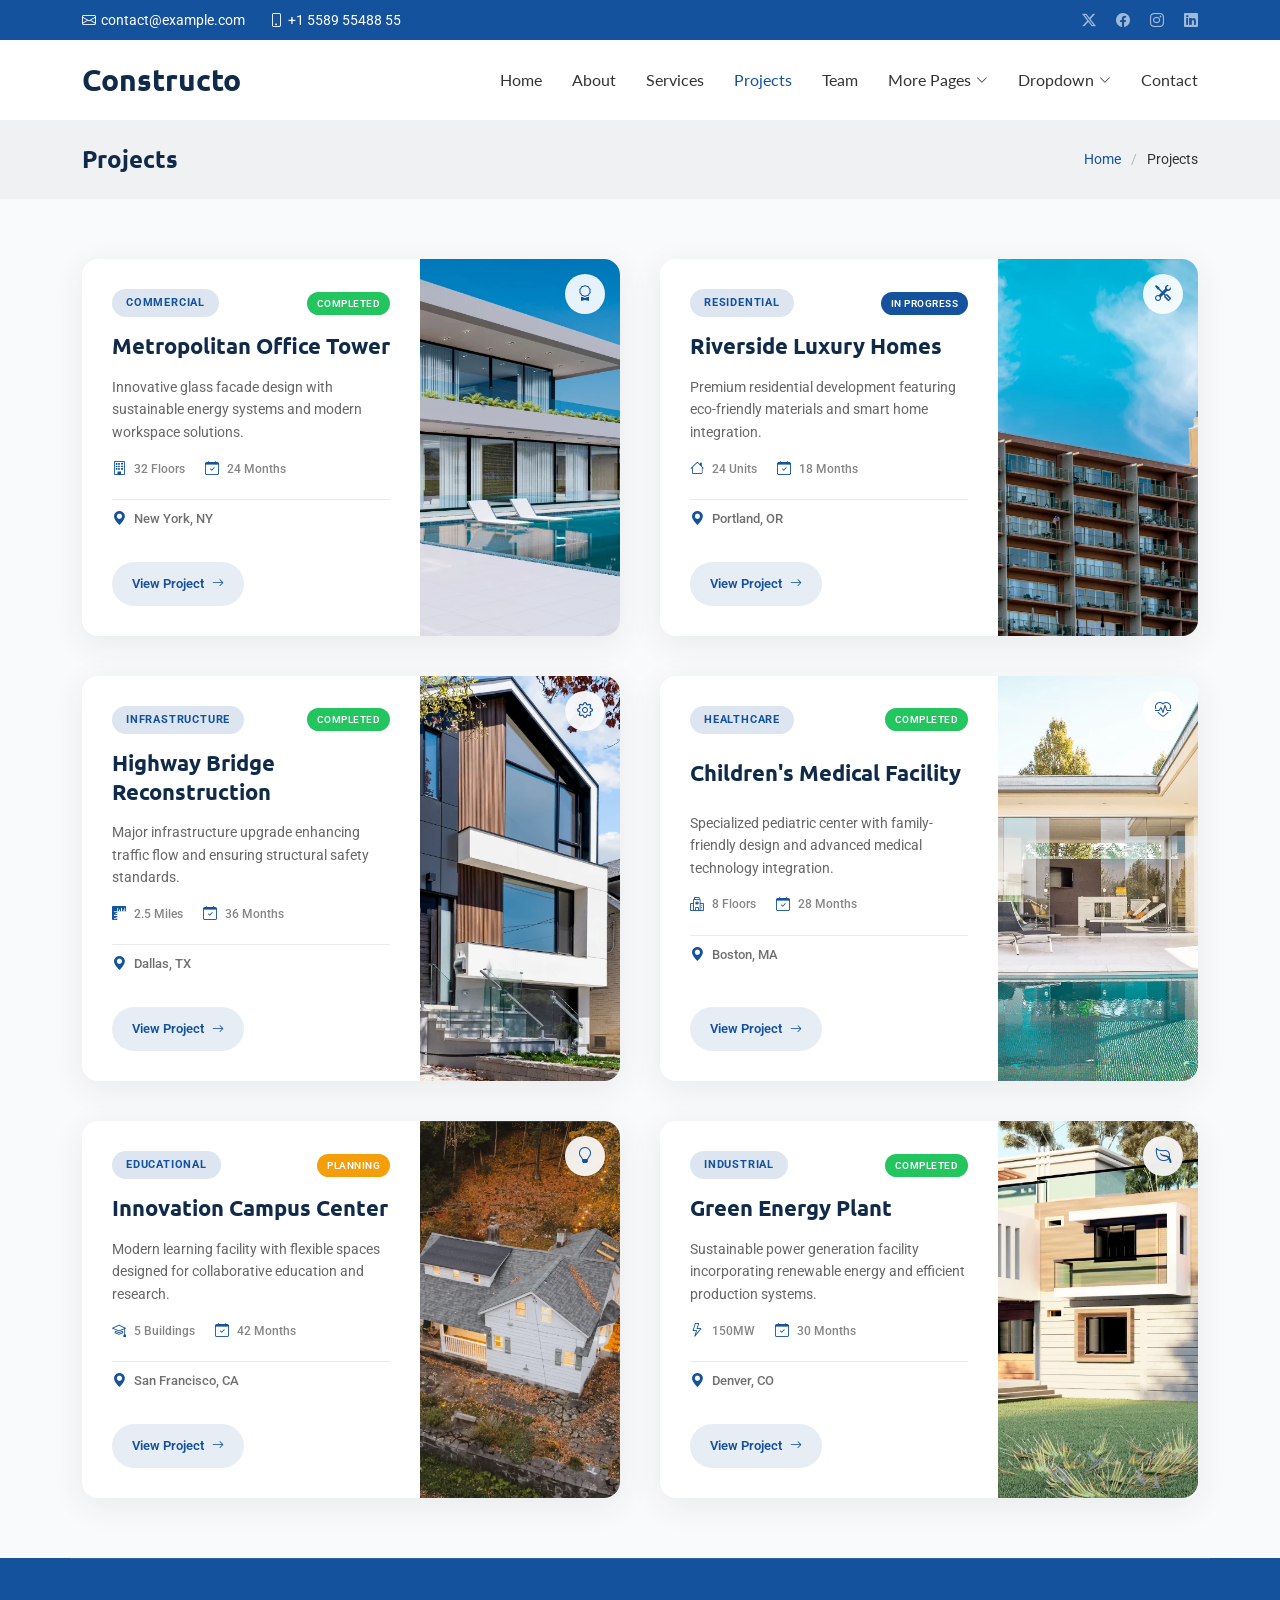
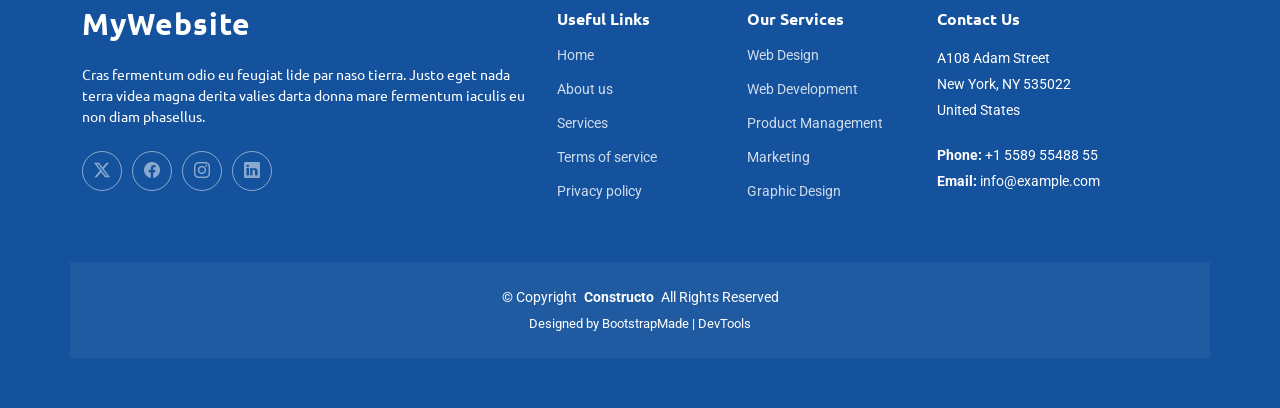
<file: projects.html>
<!DOCTYPE html>
<html lang="en">

<head>
  <meta charset="utf-8">
  <meta content="width=device-width, initial-scale=1.0" name="viewport">
  <title>Projects - Constructo Bootstrap Template</title>
  <meta name="description" content="">
  <meta name="keywords" content="">

  <!-- Favicons -->
  <link href="assets/img/favicon.png" rel="icon">
  <link href="assets/img/apple-touch-icon.png" rel="apple-touch-icon">

  <!-- Fonts -->
  <link href="https://fonts.googleapis.com" rel="preconnect">
  <link href="https://fonts.gstatic.com" rel="preconnect" crossorigin>
  <link href="https://fonts.googleapis.com/css2?family=Roboto:ital,wght@0,100;0,300;0,400;0,500;0,700;0,900;1,100;1,300;1,400;1,500;1,700;1,900&family=Lato:ital,wght@0,100;0,300;0,400;0,700;0,900;1,100;1,300;1,400;1,700;1,900&family=Ubuntu:ital,wght@0,300;0,400;0,500;0,700;1,300;1,400;1,500;1,700&display=swap" rel="stylesheet">

  <!-- Vendor CSS Files -->
  <link href="assets/vendor/bootstrap/css/bootstrap.min.css" rel="stylesheet">
  <link href="assets/vendor/bootstrap-icons/bootstrap-icons.css" rel="stylesheet">
  <link href="assets/vendor/aos/aos.css" rel="stylesheet">
  <link href="assets/vendor/swiper/swiper-bundle.min.css" rel="stylesheet">
  <link href="assets/vendor/glightbox/css/glightbox.min.css" rel="stylesheet">

  <!-- Main CSS File -->
  <link href="assets/css/main.css" rel="stylesheet">

  <!-- =======================================================
  * Template Name: Constructo
  * Template URL: https://bootstrapmade.com/constructo-bootstrap-construction-template/
  * Updated: Aug 30 2025 with Bootstrap v5.3.8
  * Author: BootstrapMade.com
  * License: https://bootstrapmade.com/license/
  ======================================================== -->
</head>

<body class="projects-page">

  <header id="header" class="header sticky-top">

    <div class="topbar d-flex align-items-center dark-background">
      <div class="container d-flex justify-content-center justify-content-md-between">
        <div class="contact-info d-flex align-items-center">
          <i class="bi bi-envelope d-flex align-items-center"><a href="mailto:contact@example.com">contact@example.com</a></i>
          <i class="bi bi-phone d-flex align-items-center ms-4"><span>+1 5589 55488 55</span></i>
        </div>
        <div class="social-links d-none d-md-flex align-items-center">
          <a href="#" class="twitter"><i class="bi bi-twitter-x"></i></a>
          <a href="#" class="facebook"><i class="bi bi-facebook"></i></a>
          <a href="#" class="instagram"><i class="bi bi-instagram"></i></a>
          <a href="#" class="linkedin"><i class="bi bi-linkedin"></i></a>
        </div>
      </div>
    </div><!-- End Top Bar -->

    <div class="branding d-flex align-items-cente">

      <div class="container position-relative d-flex align-items-center justify-content-between">
        <a href="index.html" class="logo d-flex align-items-center">
          <!-- Uncomment the line below if you also wish to use an image logo -->
          <!-- <img src="assets/img/logo.webp" alt=""> -->
          <h1 class="sitename">Constructo</h1>
        </a>

        <nav id="navmenu" class="navmenu">
          <ul>
            <li><a href="index.html">Home</a></li>
            <li><a href="about.html">About</a></li>
            <li><a href="services.html">Services</a></li>
            <li><a href="projects.html" class="active">Projects</a></li>
            <li><a href="team.html">Team</a></li>
            <li class="dropdown"><a href="#"><span>More Pages</span> <i class="bi bi-chevron-down toggle-dropdown"></i></a>
              <ul>
                <li><a href="service-details.html">Service Details</a></li>
                <li><a href="project-details.html">Project Details</a></li>
                <li><a href="quote.html">Quote Form</a></li>
                <li><a href="terms.html">Terms</a></li>
                <li><a href="privacy.html">Privacy</a></li>
                <li><a href="404.html">404</a></li>
              </ul>
            </li>
            <li class="dropdown"><a href="#"><span>Dropdown</span> <i class="bi bi-chevron-down toggle-dropdown"></i></a>
              <ul>
                <li><a href="#">Dropdown 1</a></li>
                <li class="dropdown"><a href="#"><span>Deep Dropdown</span> <i class="bi bi-chevron-down toggle-dropdown"></i></a>
                  <ul>
                    <li><a href="#">Deep Dropdown 1</a></li>
                    <li><a href="#">Deep Dropdown 2</a></li>
                    <li><a href="#">Deep Dropdown 3</a></li>
                    <li><a href="#">Deep Dropdown 4</a></li>
                    <li><a href="#">Deep Dropdown 5</a></li>
                  </ul>
                </li>
                <li><a href="#">Dropdown 2</a></li>
                <li><a href="#">Dropdown 3</a></li>
                <li><a href="#">Dropdown 4</a></li>
              </ul>
            </li>
            <li><a href="contact.html">Contact</a></li>
          </ul>
          <i class="mobile-nav-toggle d-xl-none bi bi-list"></i>
        </nav>

      </div>

    </div>

  </header>

  <main class="main">

    <!-- Page Title -->
    <div class="page-title light-background">
      <div class="container d-lg-flex justify-content-between align-items-center">
        <h1 class="mb-2 mb-lg-0">Projects</h1>
        <nav class="breadcrumbs">
          <ol>
            <li><a href="index.html">Home</a></li>
            <li class="current">Projects</li>
          </ol>
        </nav>
      </div>
    </div><!-- End Page Title -->

    <!-- Projects Section -->
    <section id="projects" class="projects section">

      <div class="container" data-aos="fade-up" data-aos-delay="100">

        <div class="projects-grid">

          <div class="project-item" data-aos="zoom-in" data-aos-delay="100">
            <div class="project-content">
              <div class="project-header">
                <span class="project-category">Commercial</span>
                <span class="project-status completed">Completed</span>
              </div>
              <h3 class="project-title">Metropolitan Office Tower</h3>
              <div class="project-details">
                <div class="project-info">
                  <p>Innovative glass facade design with sustainable energy systems and modern workspace solutions.</p>
                  <div class="project-specs">
                    <span class="spec-item">
                      <i class="bi bi-building"></i>
                      32 Floors
                    </span>
                    <span class="spec-item">
                      <i class="bi bi-calendar-check"></i>
                      24 Months
                    </span>
                  </div>
                </div>
                <div class="project-location">
                  <i class="bi bi-geo-alt-fill"></i>
                  <span>New York, NY</span>
                </div>
              </div>
              <a href="project-details.html" class="project-link">
                <span>View Project</span>
                <i class="bi bi-arrow-right"></i>
              </a>
            </div>
            <div class="project-visual">
              <img src="assets/img/construction/project-2.webp" alt="Metropolitan Office Tower" class="img-fluid">
              <div class="project-badge">
                <i class="bi bi-award"></i>
              </div>
            </div>
          </div><!-- End Project Item -->

          <div class="project-item" data-aos="zoom-in" data-aos-delay="200">
            <div class="project-content">
              <div class="project-header">
                <span class="project-category">Residential</span>
                <span class="project-status in-progress">In Progress</span>
              </div>
              <h3 class="project-title">Riverside Luxury Homes</h3>
              <div class="project-details">
                <div class="project-info">
                  <p>Premium residential development featuring eco-friendly materials and smart home integration.</p>
                  <div class="project-specs">
                    <span class="spec-item">
                      <i class="bi bi-house"></i>
                      24 Units
                    </span>
                    <span class="spec-item">
                      <i class="bi bi-calendar-check"></i>
                      18 Months
                    </span>
                  </div>
                </div>
                <div class="project-location">
                  <i class="bi bi-geo-alt-fill"></i>
                  <span>Portland, OR</span>
                </div>
              </div>
              <a href="project-details.html" class="project-link">
                <span>View Project</span>
                <i class="bi bi-arrow-right"></i>
              </a>
            </div>
            <div class="project-visual">
              <img src="assets/img/construction/project-6.webp" alt="Riverside Luxury Homes" class="img-fluid">
              <div class="project-badge">
                <i class="bi bi-tools"></i>
              </div>
            </div>
          </div><!-- End Project Item -->

          <div class="project-item" data-aos="zoom-in" data-aos-delay="300">
            <div class="project-content">
              <div class="project-header">
                <span class="project-category">Infrastructure</span>
                <span class="project-status completed">Completed</span>
              </div>
              <h3 class="project-title">Highway Bridge Reconstruction</h3>
              <div class="project-details">
                <div class="project-info">
                  <p>Major infrastructure upgrade enhancing traffic flow and ensuring structural safety standards.</p>
                  <div class="project-specs">
                    <span class="spec-item">
                      <i class="bi bi-rulers"></i>
                      2.5 Miles
                    </span>
                    <span class="spec-item">
                      <i class="bi bi-calendar-check"></i>
                      36 Months
                    </span>
                  </div>
                </div>
                <div class="project-location">
                  <i class="bi bi-geo-alt-fill"></i>
                  <span>Dallas, TX</span>
                </div>
              </div>
              <a href="project-details.html" class="project-link">
                <span>View Project</span>
                <i class="bi bi-arrow-right"></i>
              </a>
            </div>
            <div class="project-visual">
              <img src="assets/img/construction/project-10.webp" alt="Highway Bridge Reconstruction" class="img-fluid">
              <div class="project-badge">
                <i class="bi bi-gear"></i>
              </div>
            </div>
          </div><!-- End Project Item -->

          <div class="project-item" data-aos="zoom-in" data-aos-delay="100">
            <div class="project-content">
              <div class="project-header">
                <span class="project-category">Healthcare</span>
                <span class="project-status completed">Completed</span>
              </div>
              <h3 class="project-title">Children's Medical Facility</h3>
              <div class="project-details">
                <div class="project-info">
                  <p>Specialized pediatric center with family-friendly design and advanced medical technology integration.</p>
                  <div class="project-specs">
                    <span class="spec-item">
                      <i class="bi bi-hospital"></i>
                      8 Floors
                    </span>
                    <span class="spec-item">
                      <i class="bi bi-calendar-check"></i>
                      28 Months
                    </span>
                  </div>
                </div>
                <div class="project-location">
                  <i class="bi bi-geo-alt-fill"></i>
                  <span>Boston, MA</span>
                </div>
              </div>
              <a href="project-details.html" class="project-link">
                <span>View Project</span>
                <i class="bi bi-arrow-right"></i>
              </a>
            </div>
            <div class="project-visual">
              <img src="assets/img/construction/project-4.webp" alt="Children's Medical Facility" class="img-fluid">
              <div class="project-badge">
                <i class="bi bi-heart-pulse"></i>
              </div>
            </div>
          </div><!-- End Project Item -->

          <div class="project-item" data-aos="zoom-in" data-aos-delay="200">
            <div class="project-content">
              <div class="project-header">
                <span class="project-category">Educational</span>
                <span class="project-status planning">Planning</span>
              </div>
              <h3 class="project-title">Innovation Campus Center</h3>
              <div class="project-details">
                <div class="project-info">
                  <p>Modern learning facility with flexible spaces designed for collaborative education and research.</p>
                  <div class="project-specs">
                    <span class="spec-item">
                      <i class="bi bi-mortarboard"></i>
                      5 Buildings
                    </span>
                    <span class="spec-item">
                      <i class="bi bi-calendar-check"></i>
                      42 Months
                    </span>
                  </div>
                </div>
                <div class="project-location">
                  <i class="bi bi-geo-alt-fill"></i>
                  <span>San Francisco, CA</span>
                </div>
              </div>
              <a href="project-details.html" class="project-link">
                <span>View Project</span>
                <i class="bi bi-arrow-right"></i>
              </a>
            </div>
            <div class="project-visual">
              <img src="assets/img/construction/project-8.webp" alt="Innovation Campus Center" class="img-fluid">
              <div class="project-badge">
                <i class="bi bi-lightbulb"></i>
              </div>
            </div>
          </div><!-- End Project Item -->

          <div class="project-item" data-aos="zoom-in" data-aos-delay="300">
            <div class="project-content">
              <div class="project-header">
                <span class="project-category">Industrial</span>
                <span class="project-status completed">Completed</span>
              </div>
              <h3 class="project-title">Green Energy Plant</h3>
              <div class="project-details">
                <div class="project-info">
                  <p>Sustainable power generation facility incorporating renewable energy and efficient production systems.</p>
                  <div class="project-specs">
                    <span class="spec-item">
                      <i class="bi bi-lightning"></i>
                      150MW
                    </span>
                    <span class="spec-item">
                      <i class="bi bi-calendar-check"></i>
                      30 Months
                    </span>
                  </div>
                </div>
                <div class="project-location">
                  <i class="bi bi-geo-alt-fill"></i>
                  <span>Denver, CO</span>
                </div>
              </div>
              <a href="project-details.html" class="project-link">
                <span>View Project</span>
                <i class="bi bi-arrow-right"></i>
              </a>
            </div>
            <div class="project-visual">
              <img src="assets/img/construction/project-12.webp" alt="Green Energy Plant" class="img-fluid">
              <div class="project-badge">
                <i class="bi bi-leaf"></i>
              </div>
            </div>
          </div><!-- End Project Item -->

        </div>

      </div>

    </section><!-- /Projects Section -->

  </main>

  <footer id="footer" class="footer dark-background">

    <div class="container footer-top">
      <div class="row gy-4">
        <div class="col-lg-5 col-md-12 footer-about">
          <a href="index.html" class="logo d-flex align-items-center">
            <span class="sitename">MyWebsite</span>
          </a>
          <p>Cras fermentum odio eu feugiat lide par naso tierra. Justo eget nada terra videa magna derita valies darta donna mare fermentum iaculis eu non diam phasellus.</p>
          <div class="social-links d-flex mt-4">
            <a href=""><i class="bi bi-twitter-x"></i></a>
            <a href=""><i class="bi bi-facebook"></i></a>
            <a href=""><i class="bi bi-instagram"></i></a>
            <a href=""><i class="bi bi-linkedin"></i></a>
          </div>
        </div>

        <div class="col-lg-2 col-6 footer-links">
          <h4>Useful Links</h4>
          <ul>
            <li><a href="#">Home</a></li>
            <li><a href="#">About us</a></li>
            <li><a href="#">Services</a></li>
            <li><a href="#">Terms of service</a></li>
            <li><a href="#">Privacy policy</a></li>
          </ul>
        </div>

        <div class="col-lg-2 col-6 footer-links">
          <h4>Our Services</h4>
          <ul>
            <li><a href="#">Web Design</a></li>
            <li><a href="#">Web Development</a></li>
            <li><a href="#">Product Management</a></li>
            <li><a href="#">Marketing</a></li>
            <li><a href="#">Graphic Design</a></li>
          </ul>
        </div>

        <div class="col-lg-3 col-md-12 footer-contact text-center text-md-start">
          <h4>Contact Us</h4>
          <p>A108 Adam Street</p>
          <p>New York, NY 535022</p>
          <p>United States</p>
          <p class="mt-4"><strong>Phone:</strong> <span>+1 5589 55488 55</span></p>
          <p><strong>Email:</strong> <span>info@example.com</span></p>
        </div>

      </div>
    </div>

    <div class="container copyright text-center mt-4">
      <p>© <span>Copyright</span> <strong class="px-1 sitename">Constructo</strong> <span>All Rights Reserved</span></p>
      <div class="credits">
        <!-- All the links in the footer should remain intact. -->
        <!-- You can delete the links only if you've purchased the pro version. -->
        <!-- Licensing information: https://bootstrapmade.com/license/ -->
        <!-- Purchase the pro version with working PHP/AJAX contact form: [buy-url] -->
        Designed by <a href="https://bootstrapmade.com/">BootstrapMade</a> | <a href="https://bootstrapmade.com/tools/">DevTools</a>
      </div>
    </div>

  </footer>

  <!-- Scroll Top -->
  <a href="#" id="scroll-top" class="scroll-top d-flex align-items-center justify-content-center"><i class="bi bi-arrow-up-short"></i></a>

  <!-- Preloader -->
  <div id="preloader"></div>

  <!-- Vendor JS Files -->
  <script src="assets/vendor/bootstrap/js/bootstrap.bundle.min.js"></script>
  <script src="assets/vendor/php-email-form/validate.js"></script>
  <script src="assets/vendor/aos/aos.js"></script>
  <script src="assets/vendor/swiper/swiper-bundle.min.js"></script>
  <script src="assets/vendor/glightbox/js/glightbox.min.js"></script>

  <!-- Main JS File -->
  <script src="assets/js/main.js"></script>

</body>

</html>
</file>
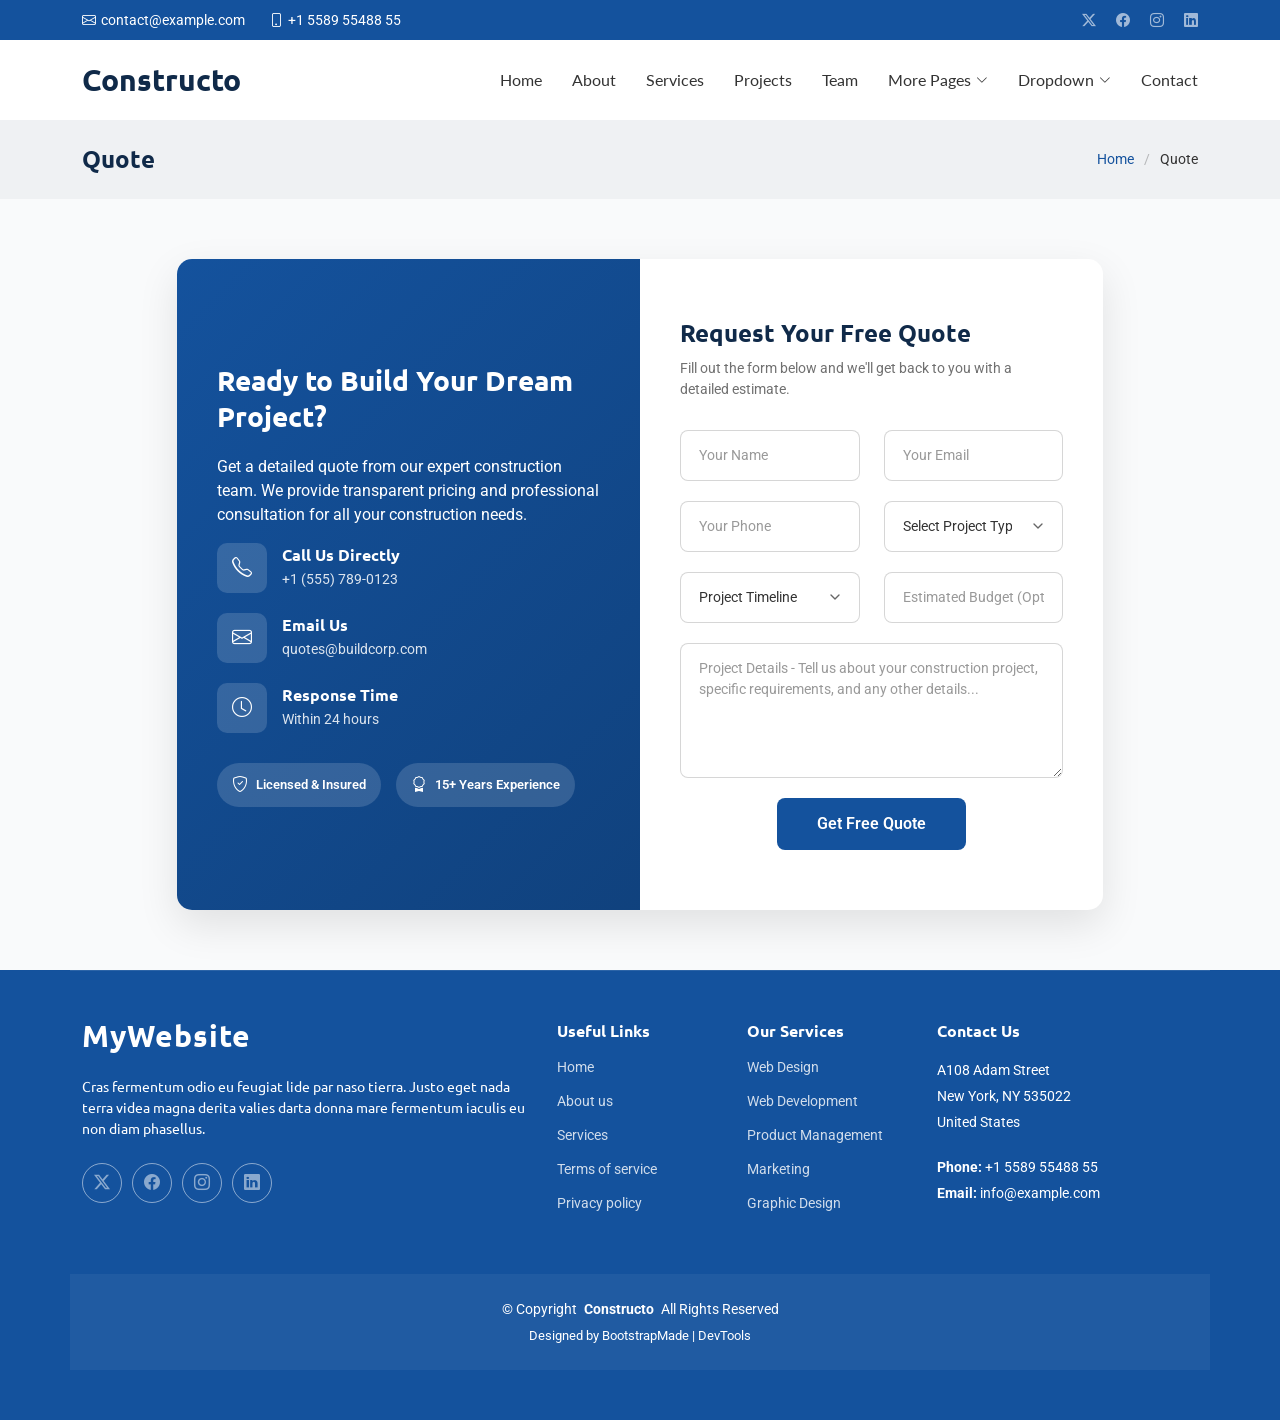
<file: quote.html>
<!DOCTYPE html>
<html lang="en">

<head>
  <meta charset="utf-8">
  <meta content="width=device-width, initial-scale=1.0" name="viewport">
  <title>Quote - Constructo Bootstrap Template</title>
  <meta name="description" content="">
  <meta name="keywords" content="">

  <!-- Favicons -->
  <link href="assets/img/favicon.png" rel="icon">
  <link href="assets/img/apple-touch-icon.png" rel="apple-touch-icon">

  <!-- Fonts -->
  <link href="https://fonts.googleapis.com" rel="preconnect">
  <link href="https://fonts.gstatic.com" rel="preconnect" crossorigin>
  <link href="https://fonts.googleapis.com/css2?family=Roboto:ital,wght@0,100;0,300;0,400;0,500;0,700;0,900;1,100;1,300;1,400;1,500;1,700;1,900&family=Lato:ital,wght@0,100;0,300;0,400;0,700;0,900;1,100;1,300;1,400;1,700;1,900&family=Ubuntu:ital,wght@0,300;0,400;0,500;0,700;1,300;1,400;1,500;1,700&display=swap" rel="stylesheet">

  <!-- Vendor CSS Files -->
  <link href="assets/vendor/bootstrap/css/bootstrap.min.css" rel="stylesheet">
  <link href="assets/vendor/bootstrap-icons/bootstrap-icons.css" rel="stylesheet">
  <link href="assets/vendor/aos/aos.css" rel="stylesheet">
  <link href="assets/vendor/swiper/swiper-bundle.min.css" rel="stylesheet">
  <link href="assets/vendor/glightbox/css/glightbox.min.css" rel="stylesheet">

  <!-- Main CSS File -->
  <link href="assets/css/main.css" rel="stylesheet">

  <!-- =======================================================
  * Template Name: Constructo
  * Template URL: https://bootstrapmade.com/constructo-bootstrap-construction-template/
  * Updated: Aug 30 2025 with Bootstrap v5.3.8
  * Author: BootstrapMade.com
  * License: https://bootstrapmade.com/license/
  ======================================================== -->
</head>

<body class="quote-page">

  <header id="header" class="header sticky-top">

    <div class="topbar d-flex align-items-center dark-background">
      <div class="container d-flex justify-content-center justify-content-md-between">
        <div class="contact-info d-flex align-items-center">
          <i class="bi bi-envelope d-flex align-items-center"><a href="mailto:contact@example.com">contact@example.com</a></i>
          <i class="bi bi-phone d-flex align-items-center ms-4"><span>+1 5589 55488 55</span></i>
        </div>
        <div class="social-links d-none d-md-flex align-items-center">
          <a href="#" class="twitter"><i class="bi bi-twitter-x"></i></a>
          <a href="#" class="facebook"><i class="bi bi-facebook"></i></a>
          <a href="#" class="instagram"><i class="bi bi-instagram"></i></a>
          <a href="#" class="linkedin"><i class="bi bi-linkedin"></i></a>
        </div>
      </div>
    </div><!-- End Top Bar -->

    <div class="branding d-flex align-items-cente">

      <div class="container position-relative d-flex align-items-center justify-content-between">
        <a href="index.html" class="logo d-flex align-items-center">
          <!-- Uncomment the line below if you also wish to use an image logo -->
          <!-- <img src="assets/img/logo.webp" alt=""> -->
          <h1 class="sitename">Constructo</h1>
        </a>

        <nav id="navmenu" class="navmenu">
          <ul>
            <li><a href="index.html">Home</a></li>
            <li><a href="about.html">About</a></li>
            <li><a href="services.html">Services</a></li>
            <li><a href="projects.html">Projects</a></li>
            <li><a href="team.html">Team</a></li>
            <li class="dropdown"><a href="#"><span>More Pages</span> <i class="bi bi-chevron-down toggle-dropdown"></i></a>
              <ul>
                <li><a href="service-details.html">Service Details</a></li>
                <li><a href="project-details.html">Project Details</a></li>
                <li><a href="quote.html" class="active">Quote Form</a></li>
                <li><a href="terms.html">Terms</a></li>
                <li><a href="privacy.html">Privacy</a></li>
                <li><a href="404.html">404</a></li>
              </ul>
            </li>
            <li class="dropdown"><a href="#"><span>Dropdown</span> <i class="bi bi-chevron-down toggle-dropdown"></i></a>
              <ul>
                <li><a href="#">Dropdown 1</a></li>
                <li class="dropdown"><a href="#"><span>Deep Dropdown</span> <i class="bi bi-chevron-down toggle-dropdown"></i></a>
                  <ul>
                    <li><a href="#">Deep Dropdown 1</a></li>
                    <li><a href="#">Deep Dropdown 2</a></li>
                    <li><a href="#">Deep Dropdown 3</a></li>
                    <li><a href="#">Deep Dropdown 4</a></li>
                    <li><a href="#">Deep Dropdown 5</a></li>
                  </ul>
                </li>
                <li><a href="#">Dropdown 2</a></li>
                <li><a href="#">Dropdown 3</a></li>
                <li><a href="#">Dropdown 4</a></li>
              </ul>
            </li>
            <li><a href="contact.html">Contact</a></li>
          </ul>
          <i class="mobile-nav-toggle d-xl-none bi bi-list"></i>
        </nav>

      </div>

    </div>

  </header>

  <main class="main">

    <!-- Page Title -->
    <div class="page-title light-background">
      <div class="container d-lg-flex justify-content-between align-items-center">
        <h1 class="mb-2 mb-lg-0">Quote</h1>
        <nav class="breadcrumbs">
          <ol>
            <li><a href="index.html">Home</a></li>
            <li class="current">Quote</li>
          </ol>
        </nav>
      </div>
    </div><!-- End Page Title -->

    <!-- Quote Section -->
    <section id="quote" class="quote section">

      <div class="container" data-aos="fade-up" data-aos-delay="100">

        <div class="row justify-content-center">
          <div class="col-lg-10">
            <div class="quote-form-container">
              <div class="row g-0">
                <div class="col-lg-6">
                  <div class="quote-info">
                    <div class="quote-content">
                      <h3>Ready to Build Your Dream Project?</h3>
                      <p>Get a detailed quote from our expert construction team. We provide transparent pricing and professional consultation for all your construction needs.</p>

                      <div class="contact-items">
                        <div class="contact-item" data-aos="fade-right" data-aos-delay="200">
                          <div class="contact-icon">
                            <i class="bi bi-telephone"></i>
                          </div>
                          <div class="contact-details">
                            <h4>Call Us Directly</h4>
                            <p>+1 (555) 789-0123</p>
                          </div>
                        </div>

                        <div class="contact-item" data-aos="fade-right" data-aos-delay="250">
                          <div class="contact-icon">
                            <i class="bi bi-envelope"></i>
                          </div>
                          <div class="contact-details">
                            <h4>Email Us</h4>
                            <p>quotes@buildcorp.com</p>
                          </div>
                        </div>

                        <div class="contact-item" data-aos="fade-right" data-aos-delay="300">
                          <div class="contact-icon">
                            <i class="bi bi-clock"></i>
                          </div>
                          <div class="contact-details">
                            <h4>Response Time</h4>
                            <p>Within 24 hours</p>
                          </div>
                        </div>
                      </div>

                      <div class="trust-badges" data-aos="fade-right" data-aos-delay="350">
                        <div class="trust-badge">
                          <i class="bi bi-shield-check"></i>
                          <span>Licensed &amp; Insured</span>
                        </div>
                        <div class="trust-badge">
                          <i class="bi bi-award"></i>
                          <span>15+ Years Experience</span>
                        </div>
                      </div>
                    </div>
                  </div>
                </div>

                <div class="col-lg-6">
                  <div class="quote-form-wrapper">
                    <form action="forms/quote.php" method="post" class="php-email-form" data-aos="fade-left" data-aos-delay="200">
                      <div class="form-header">
                        <h4>Request Your Free Quote</h4>
                        <p>Fill out the form below and we'll get back to you with a detailed estimate.</p>
                      </div>

                      <div class="row">
                        <div class="col-md-6">
                          <div class="form-group">
                            <input type="text" name="name" class="form-control" id="name" placeholder="Your Name" required="">
                          </div>
                        </div>
                        <div class="col-md-6">
                          <div class="form-group">
                            <input type="email" name="email" class="form-control" id="email" placeholder="Your Email" required="">
                          </div>
                        </div>
                      </div>

                      <div class="row">
                        <div class="col-md-6">
                          <div class="form-group">
                            <input type="tel" name="phone" class="form-control" id="phone" placeholder="Your Phone" required="">
                          </div>
                        </div>
                        <div class="col-md-6">
                          <div class="form-group">
                            <select name="type" class="form-control" required="">
                              <option value="">Select Project Type</option>
                              <option value="residential">Residential Construction</option>
                              <option value="commercial">Commercial Building</option>
                              <option value="renovation">Renovation &amp; Remodeling</option>
                              <option value="extension">Home Extension</option>
                              <option value="infrastructure">Infrastructure</option>
                              <option value="other">Other</option>
                            </select>
                          </div>
                        </div>
                      </div>

                      <div class="row">
                        <div class="col-md-6">
                          <div class="form-group">
                            <select name="timeline" class="form-control" required="">
                              <option value="">Project Timeline</option>
                              <option value="asap">ASAP</option>
                              <option value="1-3months">1-3 Months</option>
                              <option value="3-6months">3-6 Months</option>
                              <option value="6-12months">6-12 Months</option>
                              <option value="planning">Still Planning</option>
                            </select>
                          </div>
                        </div>
                        <div class="col-md-6">
                          <div class="form-group">
                            <input type="text" name="budget" class="form-control" id="budget" placeholder="Estimated Budget (Optional)">
                          </div>
                        </div>
                      </div>

                      <div class="form-group">
                        <textarea class="form-control" name="message" rows="5" placeholder="Project Details - Tell us about your construction project, specific requirements, and any other details..." required=""></textarea>
                      </div>

                      <div class="loading">Loading</div>
                      <div class="error-message"></div>
                      <div class="sent-message">Your quote request has been sent successfully. We'll contact you within 24 hours!</div>

                      <div class="text-center">
                        <button type="submit">Get Free Quote</button>
                      </div>
                    </form>
                  </div>
                </div>
              </div>
            </div>
          </div>
        </div>

      </div>

    </section><!-- /Quote Section -->

  </main>

  <footer id="footer" class="footer dark-background">

    <div class="container footer-top">
      <div class="row gy-4">
        <div class="col-lg-5 col-md-12 footer-about">
          <a href="index.html" class="logo d-flex align-items-center">
            <span class="sitename">MyWebsite</span>
          </a>
          <p>Cras fermentum odio eu feugiat lide par naso tierra. Justo eget nada terra videa magna derita valies darta donna mare fermentum iaculis eu non diam phasellus.</p>
          <div class="social-links d-flex mt-4">
            <a href=""><i class="bi bi-twitter-x"></i></a>
            <a href=""><i class="bi bi-facebook"></i></a>
            <a href=""><i class="bi bi-instagram"></i></a>
            <a href=""><i class="bi bi-linkedin"></i></a>
          </div>
        </div>

        <div class="col-lg-2 col-6 footer-links">
          <h4>Useful Links</h4>
          <ul>
            <li><a href="#">Home</a></li>
            <li><a href="#">About us</a></li>
            <li><a href="#">Services</a></li>
            <li><a href="#">Terms of service</a></li>
            <li><a href="#">Privacy policy</a></li>
          </ul>
        </div>

        <div class="col-lg-2 col-6 footer-links">
          <h4>Our Services</h4>
          <ul>
            <li><a href="#">Web Design</a></li>
            <li><a href="#">Web Development</a></li>
            <li><a href="#">Product Management</a></li>
            <li><a href="#">Marketing</a></li>
            <li><a href="#">Graphic Design</a></li>
          </ul>
        </div>

        <div class="col-lg-3 col-md-12 footer-contact text-center text-md-start">
          <h4>Contact Us</h4>
          <p>A108 Adam Street</p>
          <p>New York, NY 535022</p>
          <p>United States</p>
          <p class="mt-4"><strong>Phone:</strong> <span>+1 5589 55488 55</span></p>
          <p><strong>Email:</strong> <span>info@example.com</span></p>
        </div>

      </div>
    </div>

    <div class="container copyright text-center mt-4">
      <p>© <span>Copyright</span> <strong class="px-1 sitename">Constructo</strong> <span>All Rights Reserved</span></p>
      <div class="credits">
        <!-- All the links in the footer should remain intact. -->
        <!-- You can delete the links only if you've purchased the pro version. -->
        <!-- Licensing information: https://bootstrapmade.com/license/ -->
        <!-- Purchase the pro version with working PHP/AJAX contact form: [buy-url] -->
        Designed by <a href="https://bootstrapmade.com/">BootstrapMade</a> | <a href="https://bootstrapmade.com/tools/">DevTools</a>
      </div>
    </div>

  </footer>

  <!-- Scroll Top -->
  <a href="#" id="scroll-top" class="scroll-top d-flex align-items-center justify-content-center"><i class="bi bi-arrow-up-short"></i></a>

  <!-- Preloader -->
  <div id="preloader"></div>

  <!-- Vendor JS Files -->
  <script src="assets/vendor/bootstrap/js/bootstrap.bundle.min.js"></script>
  <script src="assets/vendor/php-email-form/validate.js"></script>
  <script src="assets/vendor/aos/aos.js"></script>
  <script src="assets/vendor/swiper/swiper-bundle.min.js"></script>
  <script src="assets/vendor/glightbox/js/glightbox.min.js"></script>

  <!-- Main JS File -->
  <script src="assets/js/main.js"></script>

</body>

</html>
</file>
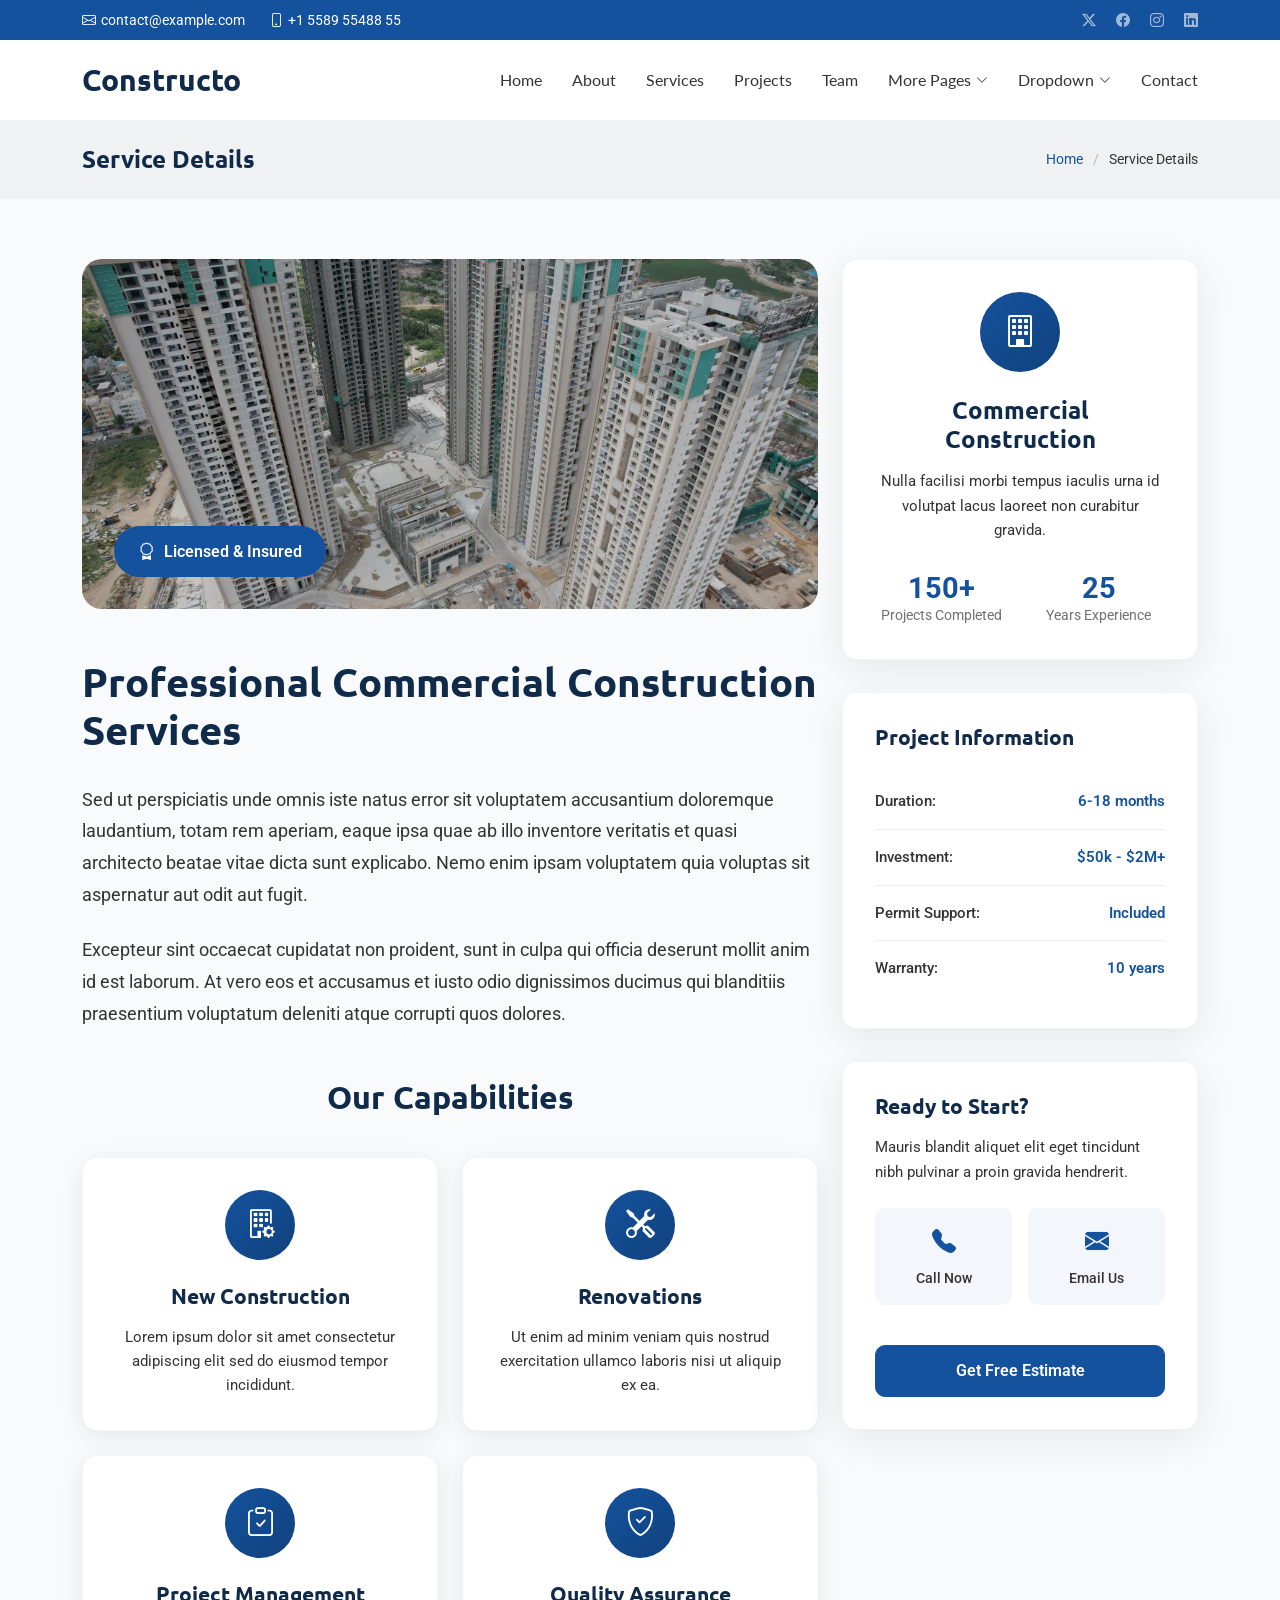
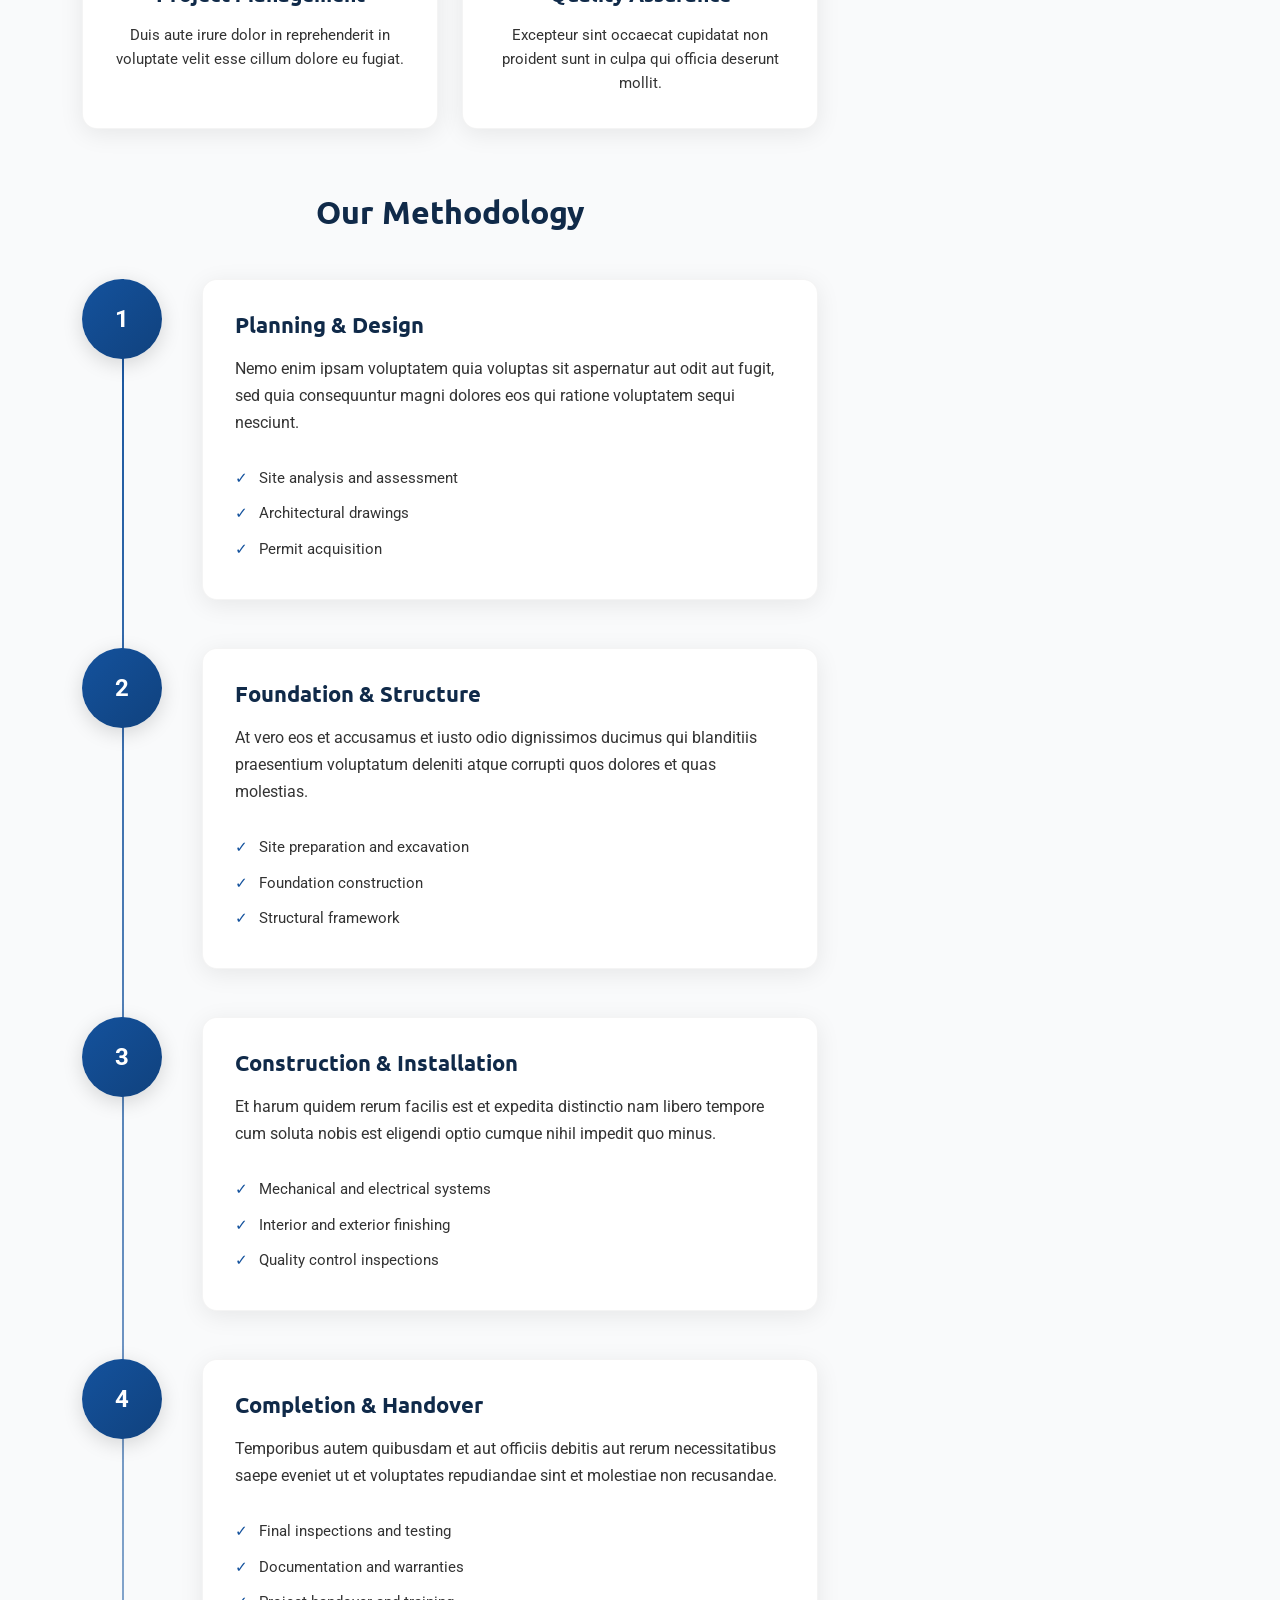
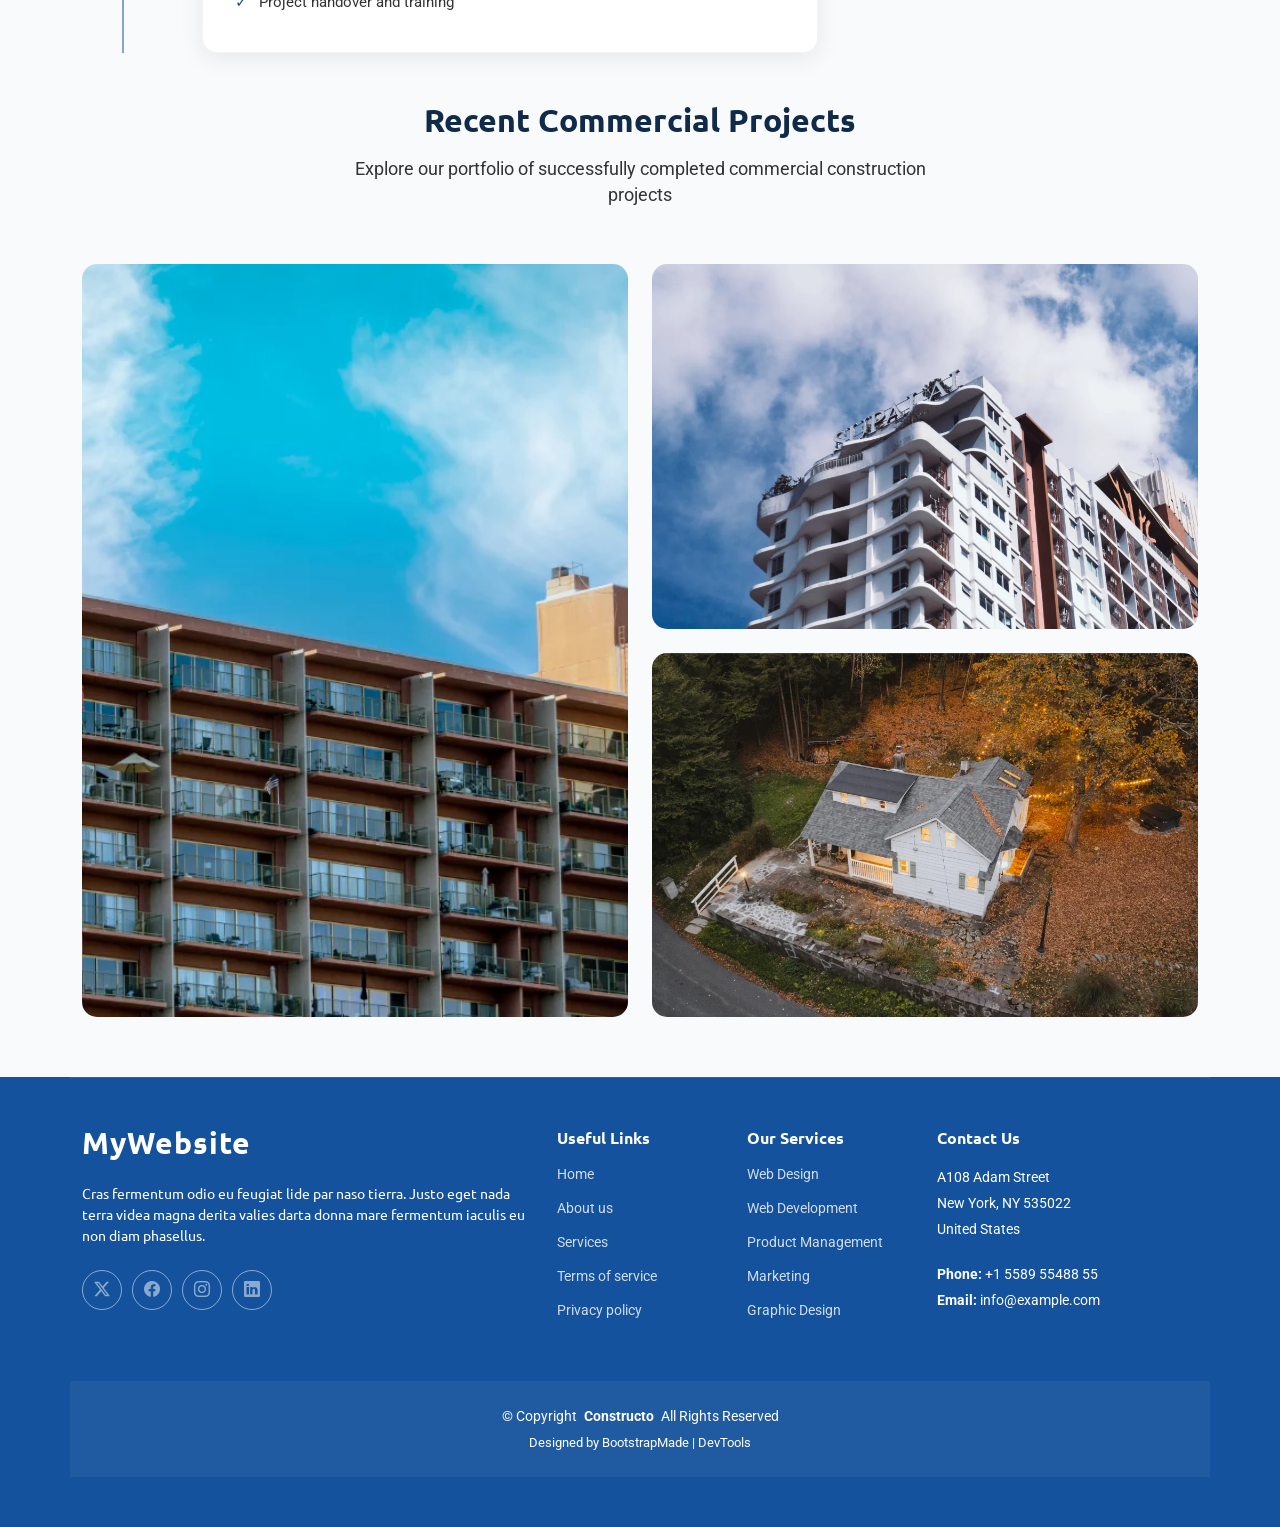
<file: service-details.html>
<!DOCTYPE html>
<html lang="en">

<head>
  <meta charset="utf-8">
  <meta content="width=device-width, initial-scale=1.0" name="viewport">
  <title>Service Details - Constructo Bootstrap Template</title>
  <meta name="description" content="">
  <meta name="keywords" content="">

  <!-- Favicons -->
  <link href="assets/img/favicon.png" rel="icon">
  <link href="assets/img/apple-touch-icon.png" rel="apple-touch-icon">

  <!-- Fonts -->
  <link href="https://fonts.googleapis.com" rel="preconnect">
  <link href="https://fonts.gstatic.com" rel="preconnect" crossorigin>
  <link href="https://fonts.googleapis.com/css2?family=Roboto:ital,wght@0,100;0,300;0,400;0,500;0,700;0,900;1,100;1,300;1,400;1,500;1,700;1,900&family=Lato:ital,wght@0,100;0,300;0,400;0,700;0,900;1,100;1,300;1,400;1,700;1,900&family=Ubuntu:ital,wght@0,300;0,400;0,500;0,700;1,300;1,400;1,500;1,700&display=swap" rel="stylesheet">

  <!-- Vendor CSS Files -->
  <link href="assets/vendor/bootstrap/css/bootstrap.min.css" rel="stylesheet">
  <link href="assets/vendor/bootstrap-icons/bootstrap-icons.css" rel="stylesheet">
  <link href="assets/vendor/aos/aos.css" rel="stylesheet">
  <link href="assets/vendor/swiper/swiper-bundle.min.css" rel="stylesheet">
  <link href="assets/vendor/glightbox/css/glightbox.min.css" rel="stylesheet">

  <!-- Main CSS File -->
  <link href="assets/css/main.css" rel="stylesheet">

  <!-- =======================================================
  * Template Name: Constructo
  * Template URL: https://bootstrapmade.com/constructo-bootstrap-construction-template/
  * Updated: Aug 30 2025 with Bootstrap v5.3.8
  * Author: BootstrapMade.com
  * License: https://bootstrapmade.com/license/
  ======================================================== -->
</head>

<body class="service-details-page">

  <header id="header" class="header sticky-top">

    <div class="topbar d-flex align-items-center dark-background">
      <div class="container d-flex justify-content-center justify-content-md-between">
        <div class="contact-info d-flex align-items-center">
          <i class="bi bi-envelope d-flex align-items-center"><a href="mailto:contact@example.com">contact@example.com</a></i>
          <i class="bi bi-phone d-flex align-items-center ms-4"><span>+1 5589 55488 55</span></i>
        </div>
        <div class="social-links d-none d-md-flex align-items-center">
          <a href="#" class="twitter"><i class="bi bi-twitter-x"></i></a>
          <a href="#" class="facebook"><i class="bi bi-facebook"></i></a>
          <a href="#" class="instagram"><i class="bi bi-instagram"></i></a>
          <a href="#" class="linkedin"><i class="bi bi-linkedin"></i></a>
        </div>
      </div>
    </div><!-- End Top Bar -->

    <div class="branding d-flex align-items-cente">

      <div class="container position-relative d-flex align-items-center justify-content-between">
        <a href="index.html" class="logo d-flex align-items-center">
          <!-- Uncomment the line below if you also wish to use an image logo -->
          <!-- <img src="assets/img/logo.webp" alt=""> -->
          <h1 class="sitename">Constructo</h1>
        </a>

        <nav id="navmenu" class="navmenu">
          <ul>
            <li><a href="index.html">Home</a></li>
            <li><a href="about.html">About</a></li>
            <li><a href="services.html">Services</a></li>
            <li><a href="projects.html">Projects</a></li>
            <li><a href="team.html">Team</a></li>
            <li class="dropdown"><a href="#"><span>More Pages</span> <i class="bi bi-chevron-down toggle-dropdown"></i></a>
              <ul>
                <li><a href="service-details.html" class="active">Service Details</a></li>
                <li><a href="project-details.html">Project Details</a></li>
                <li><a href="quote.html">Quote Form</a></li>
                <li><a href="terms.html">Terms</a></li>
                <li><a href="privacy.html">Privacy</a></li>
                <li><a href="404.html">404</a></li>
              </ul>
            </li>
            <li class="dropdown"><a href="#"><span>Dropdown</span> <i class="bi bi-chevron-down toggle-dropdown"></i></a>
              <ul>
                <li><a href="#">Dropdown 1</a></li>
                <li class="dropdown"><a href="#"><span>Deep Dropdown</span> <i class="bi bi-chevron-down toggle-dropdown"></i></a>
                  <ul>
                    <li><a href="#">Deep Dropdown 1</a></li>
                    <li><a href="#">Deep Dropdown 2</a></li>
                    <li><a href="#">Deep Dropdown 3</a></li>
                    <li><a href="#">Deep Dropdown 4</a></li>
                    <li><a href="#">Deep Dropdown 5</a></li>
                  </ul>
                </li>
                <li><a href="#">Dropdown 2</a></li>
                <li><a href="#">Dropdown 3</a></li>
                <li><a href="#">Dropdown 4</a></li>
              </ul>
            </li>
            <li><a href="contact.html">Contact</a></li>
          </ul>
          <i class="mobile-nav-toggle d-xl-none bi bi-list"></i>
        </nav>

      </div>

    </div>

  </header>

  <main class="main">

    <!-- Page Title -->
    <div class="page-title light-background">
      <div class="container d-lg-flex justify-content-between align-items-center">
        <h1 class="mb-2 mb-lg-0">Service Details</h1>
        <nav class="breadcrumbs">
          <ol>
            <li><a href="index.html">Home</a></li>
            <li class="current">Service Details</li>
          </ol>
        </nav>
      </div>
    </div><!-- End Page Title -->

    <!-- Service Details Section -->
    <section id="service-details" class="service-details section">

      <div class="container" data-aos="fade-up" data-aos-delay="100">

        <div class="row">
          <div class="col-lg-4 order-lg-2">
            <div class="service-sidebar" data-aos="fade-left" data-aos-delay="200">

              <div class="service-overview-card">
                <div class="service-icon">
                  <i class="bi bi-building"></i>
                </div>
                <h3>Commercial Construction</h3>
                <p>Nulla facilisi morbi tempus iaculis urna id volutpat lacus laoreet non curabitur gravida.</p>
                <div class="service-stats">
                  <div class="stat-item">
                    <span class="stat-number">150+</span>
                    <span class="stat-label">Projects Completed</span>
                  </div>
                  <div class="stat-item">
                    <span class="stat-number">25</span>
                    <span class="stat-label">Years Experience</span>
                  </div>
                </div>
              </div>

              <div class="quick-info-card">
                <h4>Project Information</h4>
                <div class="info-grid">
                  <div class="info-row">
                    <span class="label">Duration:</span>
                    <span class="value">6-18 months</span>
                  </div>
                  <div class="info-row">
                    <span class="label">Investment:</span>
                    <span class="value">$50k - $2M+</span>
                  </div>
                  <div class="info-row">
                    <span class="label">Permit Support:</span>
                    <span class="value">Included</span>
                  </div>
                  <div class="info-row">
                    <span class="label">Warranty:</span>
                    <span class="value">10 years</span>
                  </div>
                </div>
              </div>

              <div class="contact-action-card">
                <h4>Ready to Start?</h4>
                <p class="contact-text">Mauris blandit aliquet elit eget tincidunt nibh pulvinar a proin gravida hendrerit.</p>
                <div class="contact-methods">
                  <a href="tel:+15551234567" class="contact-btn">
                    <i class="bi bi-telephone-fill"></i>
                    <span>Call Now</span>
                  </a>
                  <a href="mailto:projects@example.com" class="contact-btn">
                    <i class="bi bi-envelope-fill"></i>
                    <span>Email Us</span>
                  </a>
                </div>
                <a href="quote.html" class="btn btn-primary w-100 mt-3">Get Free Estimate</a>
              </div>

            </div><!-- End Service Sidebar -->
          </div>

          <div class="col-lg-8 order-lg-1">
            <div class="service-main-content">

              <div class="hero-section" data-aos="zoom-in" data-aos-delay="150">
                <img src="assets/img/construction/project-5.webp" alt="Commercial Construction Services" class="img-fluid">
                <div class="hero-overlay">
                  <div class="hero-badge">
                    <i class="bi bi-award"></i>
                    <span>Licensed &amp; Insured</span>
                  </div>
                </div>
              </div>

              <div class="content-section" data-aos="fade-up" data-aos-delay="200">
                <h1>Professional Commercial Construction Services</h1>
                <div class="content-intro">
                  <p>Sed ut perspiciatis unde omnis iste natus error sit voluptatem accusantium doloremque laudantium, totam rem aperiam, eaque ipsa quae ab illo inventore veritatis et quasi architecto beatae vitae dicta sunt explicabo. Nemo enim ipsam voluptatem quia voluptas sit aspernatur aut odit aut fugit.</p>
                  <p>Excepteur sint occaecat cupidatat non proident, sunt in culpa qui officia deserunt mollit anim id est laborum. At vero eos et accusamus et iusto odio dignissimos ducimus qui blanditiis praesentium voluptatum deleniti atque corrupti quos dolores.</p>
                </div>
              </div>

              <div class="capabilities-grid" data-aos="fade-up" data-aos-delay="250">
                <h2>Our Capabilities</h2>
                <div class="row g-4">
                  <div class="col-md-6">
                    <div class="capability-card">
                      <div class="capability-icon">
                        <i class="bi bi-building-gear"></i>
                      </div>
                      <h4>New Construction</h4>
                      <p>Lorem ipsum dolor sit amet consectetur adipiscing elit sed do eiusmod tempor incididunt.</p>
                    </div>
                  </div>
                  <div class="col-md-6">
                    <div class="capability-card">
                      <div class="capability-icon">
                        <i class="bi bi-tools"></i>
                      </div>
                      <h4>Renovations</h4>
                      <p>Ut enim ad minim veniam quis nostrud exercitation ullamco laboris nisi ut aliquip ex ea.</p>
                    </div>
                  </div>
                  <div class="col-md-6">
                    <div class="capability-card">
                      <div class="capability-icon">
                        <i class="bi bi-clipboard-check"></i>
                      </div>
                      <h4>Project Management</h4>
                      <p>Duis aute irure dolor in reprehenderit in voluptate velit esse cillum dolore eu fugiat.</p>
                    </div>
                  </div>
                  <div class="col-md-6">
                    <div class="capability-card">
                      <div class="capability-icon">
                        <i class="bi bi-shield-check"></i>
                      </div>
                      <h4>Quality Assurance</h4>
                      <p>Excepteur sint occaecat cupidatat non proident sunt in culpa qui officia deserunt mollit.</p>
                    </div>
                  </div>
                </div>
              </div>

              <div class="methodology-section" data-aos="fade-up" data-aos-delay="300">
                <h2>Our Methodology</h2>
                <div class="methodology-timeline">
                  <div class="timeline-item">
                    <div class="timeline-marker">
                      <span class="phase-number">1</span>
                    </div>
                    <div class="timeline-content">
                      <h4>Planning &amp; Design</h4>
                      <p>Nemo enim ipsam voluptatem quia voluptas sit aspernatur aut odit aut fugit, sed quia consequuntur magni dolores eos qui ratione voluptatem sequi nesciunt.</p>
                      <ul class="phase-features">
                        <li>Site analysis and assessment</li>
                        <li>Architectural drawings</li>
                        <li>Permit acquisition</li>
                      </ul>
                    </div>
                  </div>

                  <div class="timeline-item">
                    <div class="timeline-marker">
                      <span class="phase-number">2</span>
                    </div>
                    <div class="timeline-content">
                      <h4>Foundation &amp; Structure</h4>
                      <p>At vero eos et accusamus et iusto odio dignissimos ducimus qui blanditiis praesentium voluptatum deleniti atque corrupti quos dolores et quas molestias.</p>
                      <ul class="phase-features">
                        <li>Site preparation and excavation</li>
                        <li>Foundation construction</li>
                        <li>Structural framework</li>
                      </ul>
                    </div>
                  </div>

                  <div class="timeline-item">
                    <div class="timeline-marker">
                      <span class="phase-number">3</span>
                    </div>
                    <div class="timeline-content">
                      <h4>Construction &amp; Installation</h4>
                      <p>Et harum quidem rerum facilis est et expedita distinctio nam libero tempore cum soluta nobis est eligendi optio cumque nihil impedit quo minus.</p>
                      <ul class="phase-features">
                        <li>Mechanical and electrical systems</li>
                        <li>Interior and exterior finishing</li>
                        <li>Quality control inspections</li>
                      </ul>
                    </div>
                  </div>

                  <div class="timeline-item">
                    <div class="timeline-marker">
                      <span class="phase-number">4</span>
                    </div>
                    <div class="timeline-content">
                      <h4>Completion &amp; Handover</h4>
                      <p>Temporibus autem quibusdam et aut officiis debitis aut rerum necessitatibus saepe eveniet ut et voluptates repudiandae sint et molestiae non recusandae.</p>
                      <ul class="phase-features">
                        <li>Final inspections and testing</li>
                        <li>Documentation and warranties</li>
                        <li>Project handover and training</li>
                      </ul>
                    </div>
                  </div>
                </div>
              </div>

            </div><!-- End Service Main Content -->
          </div>
        </div>

        <div class="portfolio-showcase mt-5" data-aos="fade-up" data-aos-delay="350">
          <div class="showcase-header text-center">
            <h2>Recent Commercial Projects</h2>
            <p>Explore our portfolio of successfully completed commercial construction projects</p>
          </div>
          <div class="row g-4 mt-3">
            <div class="col-lg-6">
              <div class="project-showcase-item">
                <div class="project-image">
                  <img src="assets/img/construction/project-6.webp" alt="Office Building Construction" class="img-fluid">
                  <div class="project-overlay">
                    <div class="project-info">
                      <h4>Downtown Office Complex</h4>
                      <p>12-story commercial building with modern amenities</p>
                      <a href="assets/img/construction/project-6.webp" class="view-btn glightbox">
                        <i class="bi bi-eye"></i>
                      </a>
                    </div>
                  </div>
                </div>
              </div>
            </div>
            <div class="col-lg-6">
              <div class="row g-4">
                <div class="col-12">
                  <div class="project-showcase-item">
                    <div class="project-image">
                      <img src="assets/img/construction/project-7.webp" alt="Retail Space Construction" class="img-fluid">
                      <div class="project-overlay">
                        <div class="project-info">
                          <h4>Shopping Center Renovation</h4>
                          <p>Complete modernization of existing retail space</p>
                          <a href="assets/img/construction/project-7.webp" class="view-btn glightbox">
                            <i class="bi bi-eye"></i>
                          </a>
                        </div>
                      </div>
                    </div>
                  </div>
                </div>
                <div class="col-12">
                  <div class="project-showcase-item">
                    <div class="project-image">
                      <img src="assets/img/construction/project-8.webp" alt="Warehouse Construction" class="img-fluid">
                      <div class="project-overlay">
                        <div class="project-info">
                          <h4>Industrial Warehouse</h4>
                          <p>50,000 sq ft distribution facility</p>
                          <a href="assets/img/construction/project-8.webp" class="view-btn glightbox">
                            <i class="bi bi-eye"></i>
                          </a>
                        </div>
                      </div>
                    </div>
                  </div>
                </div>
              </div>
            </div>
          </div>
        </div><!-- End Portfolio Showcase -->

      </div>

    </section><!-- /Service Details Section -->

  </main>

  <footer id="footer" class="footer dark-background">

    <div class="container footer-top">
      <div class="row gy-4">
        <div class="col-lg-5 col-md-12 footer-about">
          <a href="index.html" class="logo d-flex align-items-center">
            <span class="sitename">MyWebsite</span>
          </a>
          <p>Cras fermentum odio eu feugiat lide par naso tierra. Justo eget nada terra videa magna derita valies darta donna mare fermentum iaculis eu non diam phasellus.</p>
          <div class="social-links d-flex mt-4">
            <a href=""><i class="bi bi-twitter-x"></i></a>
            <a href=""><i class="bi bi-facebook"></i></a>
            <a href=""><i class="bi bi-instagram"></i></a>
            <a href=""><i class="bi bi-linkedin"></i></a>
          </div>
        </div>

        <div class="col-lg-2 col-6 footer-links">
          <h4>Useful Links</h4>
          <ul>
            <li><a href="#">Home</a></li>
            <li><a href="#">About us</a></li>
            <li><a href="#">Services</a></li>
            <li><a href="#">Terms of service</a></li>
            <li><a href="#">Privacy policy</a></li>
          </ul>
        </div>

        <div class="col-lg-2 col-6 footer-links">
          <h4>Our Services</h4>
          <ul>
            <li><a href="#">Web Design</a></li>
            <li><a href="#">Web Development</a></li>
            <li><a href="#">Product Management</a></li>
            <li><a href="#">Marketing</a></li>
            <li><a href="#">Graphic Design</a></li>
          </ul>
        </div>

        <div class="col-lg-3 col-md-12 footer-contact text-center text-md-start">
          <h4>Contact Us</h4>
          <p>A108 Adam Street</p>
          <p>New York, NY 535022</p>
          <p>United States</p>
          <p class="mt-4"><strong>Phone:</strong> <span>+1 5589 55488 55</span></p>
          <p><strong>Email:</strong> <span>info@example.com</span></p>
        </div>

      </div>
    </div>

    <div class="container copyright text-center mt-4">
      <p>© <span>Copyright</span> <strong class="px-1 sitename">Constructo</strong> <span>All Rights Reserved</span></p>
      <div class="credits">
        <!-- All the links in the footer should remain intact. -->
        <!-- You can delete the links only if you've purchased the pro version. -->
        <!-- Licensing information: https://bootstrapmade.com/license/ -->
        <!-- Purchase the pro version with working PHP/AJAX contact form: [buy-url] -->
        Designed by <a href="https://bootstrapmade.com/">BootstrapMade</a> | <a href="https://bootstrapmade.com/tools/">DevTools</a>
      </div>
    </div>

  </footer>

  <!-- Scroll Top -->
  <a href="#" id="scroll-top" class="scroll-top d-flex align-items-center justify-content-center"><i class="bi bi-arrow-up-short"></i></a>

  <!-- Preloader -->
  <div id="preloader"></div>

  <!-- Vendor JS Files -->
  <script src="assets/vendor/bootstrap/js/bootstrap.bundle.min.js"></script>
  <script src="assets/vendor/php-email-form/validate.js"></script>
  <script src="assets/vendor/aos/aos.js"></script>
  <script src="assets/vendor/swiper/swiper-bundle.min.js"></script>
  <script src="assets/vendor/glightbox/js/glightbox.min.js"></script>

  <!-- Main JS File -->
  <script src="assets/js/main.js"></script>

</body>

</html>
</file>
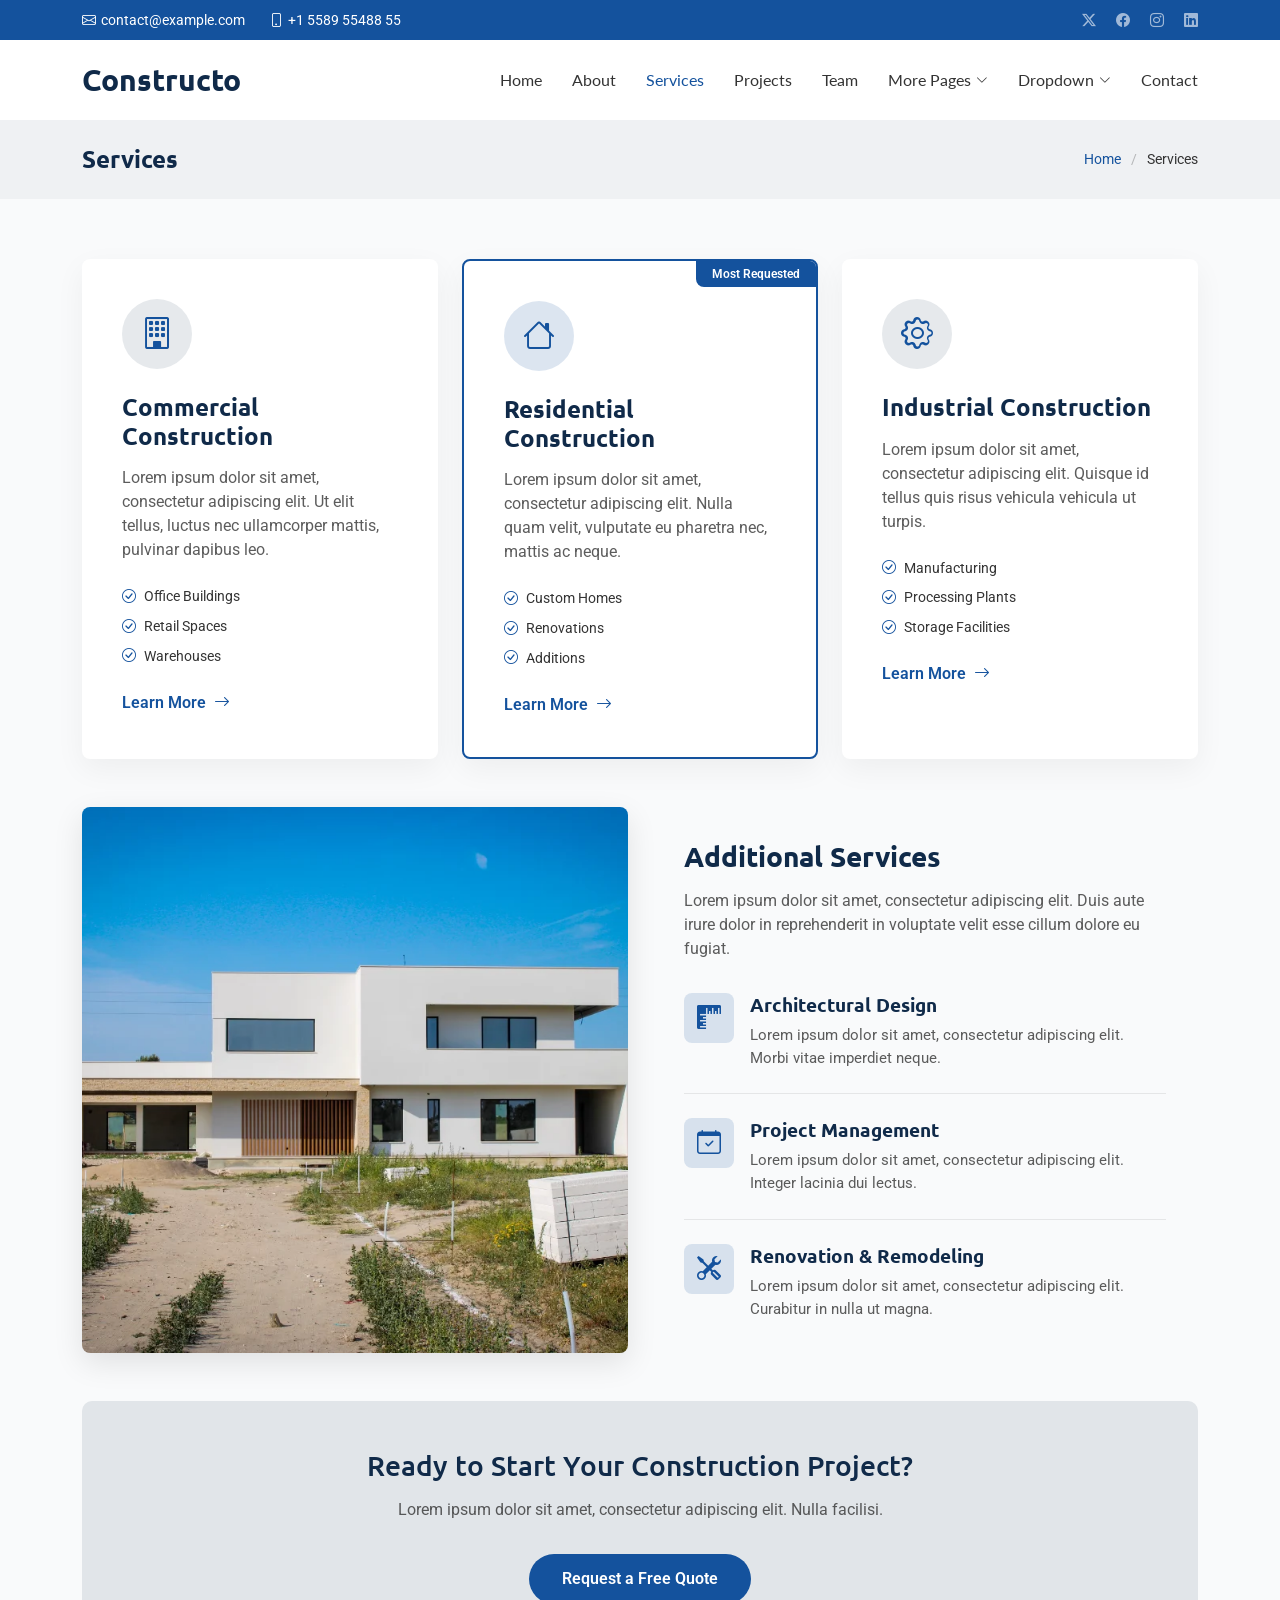
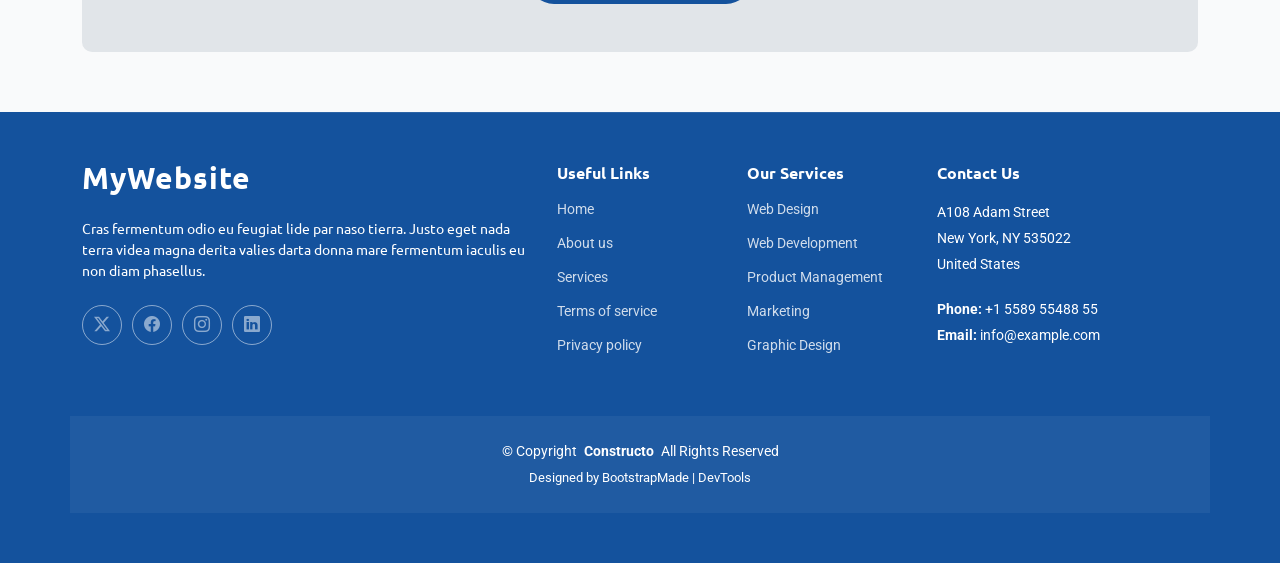
<file: services.html>
<!DOCTYPE html>
<html lang="en">

<head>
  <meta charset="utf-8">
  <meta content="width=device-width, initial-scale=1.0" name="viewport">
  <title>Services - Constructo Bootstrap Template</title>
  <meta name="description" content="">
  <meta name="keywords" content="">

  <!-- Favicons -->
  <link href="assets/img/favicon.png" rel="icon">
  <link href="assets/img/apple-touch-icon.png" rel="apple-touch-icon">

  <!-- Fonts -->
  <link href="https://fonts.googleapis.com" rel="preconnect">
  <link href="https://fonts.gstatic.com" rel="preconnect" crossorigin>
  <link href="https://fonts.googleapis.com/css2?family=Roboto:ital,wght@0,100;0,300;0,400;0,500;0,700;0,900;1,100;1,300;1,400;1,500;1,700;1,900&family=Lato:ital,wght@0,100;0,300;0,400;0,700;0,900;1,100;1,300;1,400;1,700;1,900&family=Ubuntu:ital,wght@0,300;0,400;0,500;0,700;1,300;1,400;1,500;1,700&display=swap" rel="stylesheet">

  <!-- Vendor CSS Files -->
  <link href="assets/vendor/bootstrap/css/bootstrap.min.css" rel="stylesheet">
  <link href="assets/vendor/bootstrap-icons/bootstrap-icons.css" rel="stylesheet">
  <link href="assets/vendor/aos/aos.css" rel="stylesheet">
  <link href="assets/vendor/swiper/swiper-bundle.min.css" rel="stylesheet">
  <link href="assets/vendor/glightbox/css/glightbox.min.css" rel="stylesheet">

  <!-- Main CSS File -->
  <link href="assets/css/main.css" rel="stylesheet">

  <!-- =======================================================
  * Template Name: Constructo
  * Template URL: https://bootstrapmade.com/constructo-bootstrap-construction-template/
  * Updated: Aug 30 2025 with Bootstrap v5.3.8
  * Author: BootstrapMade.com
  * License: https://bootstrapmade.com/license/
  ======================================================== -->
</head>

<body class="services-page">

  <header id="header" class="header sticky-top">

    <div class="topbar d-flex align-items-center dark-background">
      <div class="container d-flex justify-content-center justify-content-md-between">
        <div class="contact-info d-flex align-items-center">
          <i class="bi bi-envelope d-flex align-items-center"><a href="mailto:contact@example.com">contact@example.com</a></i>
          <i class="bi bi-phone d-flex align-items-center ms-4"><span>+1 5589 55488 55</span></i>
        </div>
        <div class="social-links d-none d-md-flex align-items-center">
          <a href="#" class="twitter"><i class="bi bi-twitter-x"></i></a>
          <a href="#" class="facebook"><i class="bi bi-facebook"></i></a>
          <a href="#" class="instagram"><i class="bi bi-instagram"></i></a>
          <a href="#" class="linkedin"><i class="bi bi-linkedin"></i></a>
        </div>
      </div>
    </div><!-- End Top Bar -->

    <div class="branding d-flex align-items-cente">

      <div class="container position-relative d-flex align-items-center justify-content-between">
        <a href="index.html" class="logo d-flex align-items-center">
          <!-- Uncomment the line below if you also wish to use an image logo -->
          <!-- <img src="assets/img/logo.webp" alt=""> -->
          <h1 class="sitename">Constructo</h1>
        </a>

        <nav id="navmenu" class="navmenu">
          <ul>
            <li><a href="index.html">Home</a></li>
            <li><a href="about.html">About</a></li>
            <li><a href="services.html" class="active">Services</a></li>
            <li><a href="projects.html">Projects</a></li>
            <li><a href="team.html">Team</a></li>
            <li class="dropdown"><a href="#"><span>More Pages</span> <i class="bi bi-chevron-down toggle-dropdown"></i></a>
              <ul>
                <li><a href="service-details.html">Service Details</a></li>
                <li><a href="project-details.html">Project Details</a></li>
                <li><a href="quote.html">Quote Form</a></li>
                <li><a href="terms.html">Terms</a></li>
                <li><a href="privacy.html">Privacy</a></li>
                <li><a href="404.html">404</a></li>
              </ul>
            </li>
            <li class="dropdown"><a href="#"><span>Dropdown</span> <i class="bi bi-chevron-down toggle-dropdown"></i></a>
              <ul>
                <li><a href="#">Dropdown 1</a></li>
                <li class="dropdown"><a href="#"><span>Deep Dropdown</span> <i class="bi bi-chevron-down toggle-dropdown"></i></a>
                  <ul>
                    <li><a href="#">Deep Dropdown 1</a></li>
                    <li><a href="#">Deep Dropdown 2</a></li>
                    <li><a href="#">Deep Dropdown 3</a></li>
                    <li><a href="#">Deep Dropdown 4</a></li>
                    <li><a href="#">Deep Dropdown 5</a></li>
                  </ul>
                </li>
                <li><a href="#">Dropdown 2</a></li>
                <li><a href="#">Dropdown 3</a></li>
                <li><a href="#">Dropdown 4</a></li>
              </ul>
            </li>
            <li><a href="contact.html">Contact</a></li>
          </ul>
          <i class="mobile-nav-toggle d-xl-none bi bi-list"></i>
        </nav>

      </div>

    </div>

  </header>

  <main class="main">

    <!-- Page Title -->
    <div class="page-title light-background">
      <div class="container d-lg-flex justify-content-between align-items-center">
        <h1 class="mb-2 mb-lg-0">Services</h1>
        <nav class="breadcrumbs">
          <ol>
            <li><a href="index.html">Home</a></li>
            <li class="current">Services</li>
          </ol>
        </nav>
      </div>
    </div><!-- End Page Title -->

    <!-- Services Section -->
    <section id="services" class="services section">

      <div class="container" data-aos="fade-up" data-aos-delay="100">

        <div class="row gy-4">
          <div class="col-lg-4" data-aos="fade-up" data-aos-delay="200">
            <div class="service-card">
              <div class="service-icon">
                <i class="bi bi-building"></i>
              </div>
              <h3>Commercial Construction</h3>
              <p>Lorem ipsum dolor sit amet, consectetur adipiscing elit. Ut elit tellus, luctus nec ullamcorper mattis, pulvinar dapibus leo.</p>
              <div class="service-features">
                <span><i class="bi bi-check-circle"></i> Office Buildings</span>
                <span><i class="bi bi-check-circle"></i> Retail Spaces</span>
                <span><i class="bi bi-check-circle"></i> Warehouses</span>
              </div>
              <a href="service-details.html" class="service-link">Learn More <i class="bi bi-arrow-right"></i></a>
            </div>
          </div><!-- End Service Item -->

          <div class="col-lg-4" data-aos="fade-up" data-aos-delay="300">
            <div class="service-card featured">
              <div class="service-badge">Most Requested</div>
              <div class="service-icon">
                <i class="bi bi-house"></i>
              </div>
              <h3>Residential Construction</h3>
              <p>Lorem ipsum dolor sit amet, consectetur adipiscing elit. Nulla quam velit, vulputate eu pharetra nec, mattis ac neque.</p>
              <div class="service-features">
                <span><i class="bi bi-check-circle"></i> Custom Homes</span>
                <span><i class="bi bi-check-circle"></i> Renovations</span>
                <span><i class="bi bi-check-circle"></i> Additions</span>
              </div>
              <a href="service-details.html" class="service-link">Learn More <i class="bi bi-arrow-right"></i></a>
            </div>
          </div><!-- End Service Item -->

          <div class="col-lg-4" data-aos="fade-up" data-aos-delay="400">
            <div class="service-card">
              <div class="service-icon">
                <i class="bi bi-gear"></i>
              </div>
              <h3>Industrial Construction</h3>
              <p>Lorem ipsum dolor sit amet, consectetur adipiscing elit. Quisque id tellus quis risus vehicula vehicula ut turpis.</p>
              <div class="service-features">
                <span><i class="bi bi-check-circle"></i> Manufacturing</span>
                <span><i class="bi bi-check-circle"></i> Processing Plants</span>
                <span><i class="bi bi-check-circle"></i> Storage Facilities</span>
              </div>
              <a href="service-details.html" class="service-link">Learn More <i class="bi bi-arrow-right"></i></a>
            </div>
          </div><!-- End Service Item -->
        </div>

        <div class="row mt-5">
          <div class="col-lg-6" data-aos="fade-up" data-aos-delay="100">
            <div class="service-image-block">
              <img src="assets/img/construction/project-1.webp" alt="Construction Services" class="img-fluid">
            </div>
          </div>

          <div class="col-lg-6" data-aos="fade-up" data-aos-delay="200">
            <div class="service-list-block">
              <h3>Additional Services</h3>
              <p>Lorem ipsum dolor sit amet, consectetur adipiscing elit. Duis aute irure dolor in reprehenderit in voluptate velit esse cillum dolore eu fugiat.</p>

              <div class="service-list">
                <div class="service-list-item" data-aos="fade-up" data-aos-delay="100">
                  <div class="service-list-icon">
                    <i class="bi bi-rulers"></i>
                  </div>
                  <div class="service-list-content">
                    <h4>Architectural Design</h4>
                    <p>Lorem ipsum dolor sit amet, consectetur adipiscing elit. Morbi vitae imperdiet neque.</p>
                  </div>
                </div><!-- End Service List Item -->

                <div class="service-list-item" data-aos="fade-up" data-aos-delay="200">
                  <div class="service-list-icon">
                    <i class="bi bi-calendar-check"></i>
                  </div>
                  <div class="service-list-content">
                    <h4>Project Management</h4>
                    <p>Lorem ipsum dolor sit amet, consectetur adipiscing elit. Integer lacinia dui lectus.</p>
                  </div>
                </div><!-- End Service List Item -->

                <div class="service-list-item" data-aos="fade-up" data-aos-delay="300">
                  <div class="service-list-icon">
                    <i class="bi bi-tools"></i>
                  </div>
                  <div class="service-list-content">
                    <h4>Renovation &amp; Remodeling</h4>
                    <p>Lorem ipsum dolor sit amet, consectetur adipiscing elit. Curabitur in nulla ut magna.</p>
                  </div>
                </div><!-- End Service List Item -->
              </div>
            </div>
          </div>
        </div>

        <div class="cta-container text-center mt-5" data-aos="fade-up" data-aos-delay="300">
          <h3>Ready to Start Your Construction Project?</h3>
          <p>Lorem ipsum dolor sit amet, consectetur adipiscing elit. Nulla facilisi.</p>
          <a href="#" class="btn btn-cta">Request a Free Quote</a>
        </div>

      </div>

    </section><!-- /Services Section -->

  </main>

  <footer id="footer" class="footer dark-background">

    <div class="container footer-top">
      <div class="row gy-4">
        <div class="col-lg-5 col-md-12 footer-about">
          <a href="index.html" class="logo d-flex align-items-center">
            <span class="sitename">MyWebsite</span>
          </a>
          <p>Cras fermentum odio eu feugiat lide par naso tierra. Justo eget nada terra videa magna derita valies darta donna mare fermentum iaculis eu non diam phasellus.</p>
          <div class="social-links d-flex mt-4">
            <a href=""><i class="bi bi-twitter-x"></i></a>
            <a href=""><i class="bi bi-facebook"></i></a>
            <a href=""><i class="bi bi-instagram"></i></a>
            <a href=""><i class="bi bi-linkedin"></i></a>
          </div>
        </div>

        <div class="col-lg-2 col-6 footer-links">
          <h4>Useful Links</h4>
          <ul>
            <li><a href="#">Home</a></li>
            <li><a href="#">About us</a></li>
            <li><a href="#">Services</a></li>
            <li><a href="#">Terms of service</a></li>
            <li><a href="#">Privacy policy</a></li>
          </ul>
        </div>

        <div class="col-lg-2 col-6 footer-links">
          <h4>Our Services</h4>
          <ul>
            <li><a href="#">Web Design</a></li>
            <li><a href="#">Web Development</a></li>
            <li><a href="#">Product Management</a></li>
            <li><a href="#">Marketing</a></li>
            <li><a href="#">Graphic Design</a></li>
          </ul>
        </div>

        <div class="col-lg-3 col-md-12 footer-contact text-center text-md-start">
          <h4>Contact Us</h4>
          <p>A108 Adam Street</p>
          <p>New York, NY 535022</p>
          <p>United States</p>
          <p class="mt-4"><strong>Phone:</strong> <span>+1 5589 55488 55</span></p>
          <p><strong>Email:</strong> <span>info@example.com</span></p>
        </div>

      </div>
    </div>

    <div class="container copyright text-center mt-4">
      <p>© <span>Copyright</span> <strong class="px-1 sitename">Constructo</strong> <span>All Rights Reserved</span></p>
      <div class="credits">
        <!-- All the links in the footer should remain intact. -->
        <!-- You can delete the links only if you've purchased the pro version. -->
        <!-- Licensing information: https://bootstrapmade.com/license/ -->
        <!-- Purchase the pro version with working PHP/AJAX contact form: [buy-url] -->
        Designed by <a href="https://bootstrapmade.com/">BootstrapMade</a> | <a href="https://bootstrapmade.com/tools/">DevTools</a>
      </div>
    </div>

  </footer>

  <!-- Scroll Top -->
  <a href="#" id="scroll-top" class="scroll-top d-flex align-items-center justify-content-center"><i class="bi bi-arrow-up-short"></i></a>

  <!-- Preloader -->
  <div id="preloader"></div>

  <!-- Vendor JS Files -->
  <script src="assets/vendor/bootstrap/js/bootstrap.bundle.min.js"></script>
  <script src="assets/vendor/php-email-form/validate.js"></script>
  <script src="assets/vendor/aos/aos.js"></script>
  <script src="assets/vendor/swiper/swiper-bundle.min.js"></script>
  <script src="assets/vendor/glightbox/js/glightbox.min.js"></script>

  <!-- Main JS File -->
  <script src="assets/js/main.js"></script>

</body>

</html>
</file>
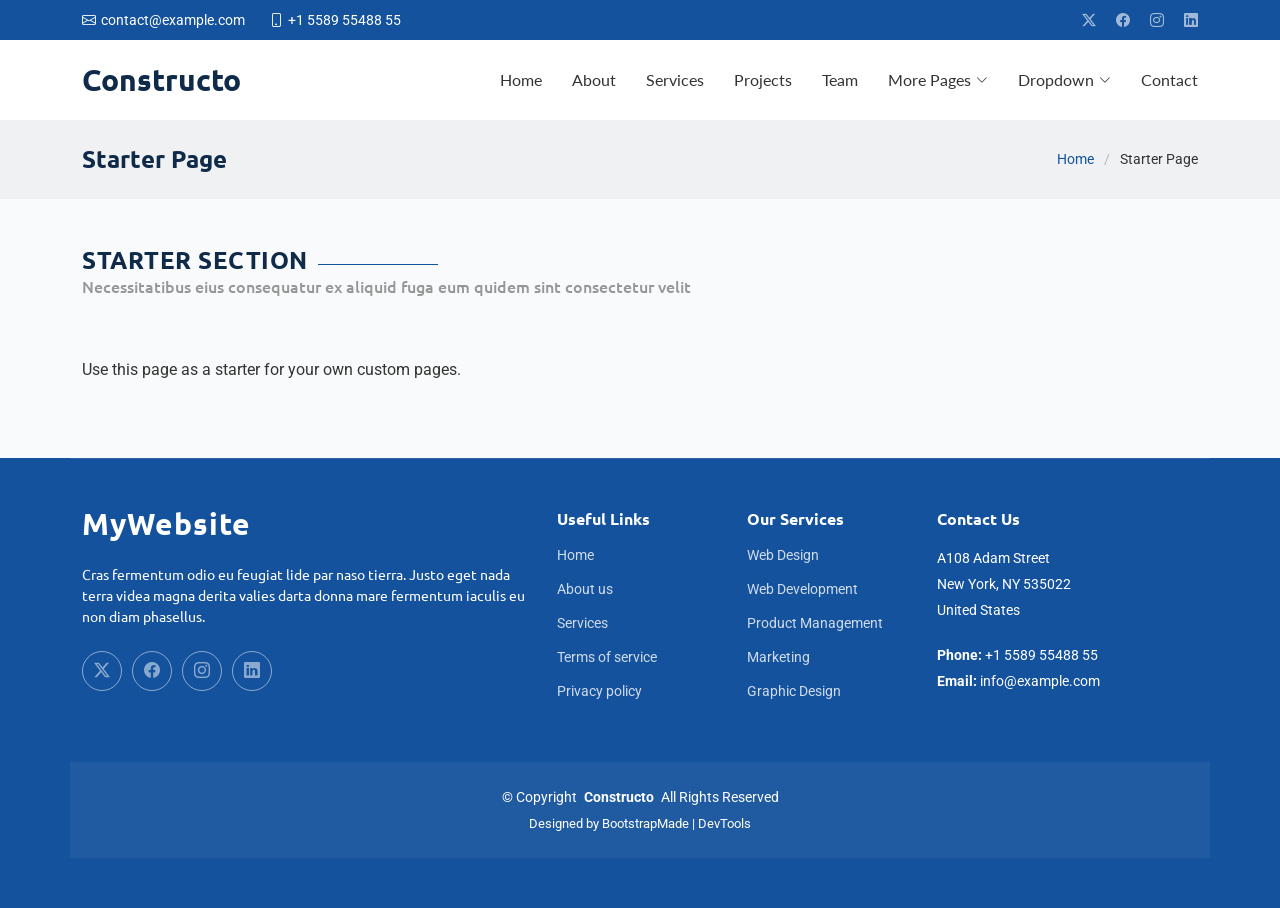
<file: starter-page.html>
<!DOCTYPE html>
<html lang="en">

<head>
  <meta charset="utf-8">
  <meta content="width=device-width, initial-scale=1.0" name="viewport">
  <title>Starter Page - Constructo Bootstrap Template</title>
  <meta name="description" content="">
  <meta name="keywords" content="">

  <!-- Favicons -->
  <link href="assets/img/favicon.png" rel="icon">
  <link href="assets/img/apple-touch-icon.png" rel="apple-touch-icon">

  <!-- Fonts -->
  <link href="https://fonts.googleapis.com" rel="preconnect">
  <link href="https://fonts.gstatic.com" rel="preconnect" crossorigin>
  <link href="https://fonts.googleapis.com/css2?family=Roboto:ital,wght@0,100;0,300;0,400;0,500;0,700;0,900;1,100;1,300;1,400;1,500;1,700;1,900&family=Lato:ital,wght@0,100;0,300;0,400;0,700;0,900;1,100;1,300;1,400;1,700;1,900&family=Ubuntu:ital,wght@0,300;0,400;0,500;0,700;1,300;1,400;1,500;1,700&display=swap" rel="stylesheet">

  <!-- Vendor CSS Files -->
  <link href="assets/vendor/bootstrap/css/bootstrap.min.css" rel="stylesheet">
  <link href="assets/vendor/bootstrap-icons/bootstrap-icons.css" rel="stylesheet">
  <link href="assets/vendor/aos/aos.css" rel="stylesheet">
  <link href="assets/vendor/swiper/swiper-bundle.min.css" rel="stylesheet">
  <link href="assets/vendor/glightbox/css/glightbox.min.css" rel="stylesheet">

  <!-- Main CSS File -->
  <link href="assets/css/main.css" rel="stylesheet">

  <!-- =======================================================
  * Template Name: Constructo
  * Template URL: https://bootstrapmade.com/constructo-bootstrap-construction-template/
  * Updated: Aug 30 2025 with Bootstrap v5.3.8
  * Author: BootstrapMade.com
  * License: https://bootstrapmade.com/license/
  ======================================================== -->
</head>

<body class="starter-page-page">

  <header id="header" class="header sticky-top">

    <div class="topbar d-flex align-items-center dark-background">
      <div class="container d-flex justify-content-center justify-content-md-between">
        <div class="contact-info d-flex align-items-center">
          <i class="bi bi-envelope d-flex align-items-center"><a href="mailto:contact@example.com">contact@example.com</a></i>
          <i class="bi bi-phone d-flex align-items-center ms-4"><span>+1 5589 55488 55</span></i>
        </div>
        <div class="social-links d-none d-md-flex align-items-center">
          <a href="#" class="twitter"><i class="bi bi-twitter-x"></i></a>
          <a href="#" class="facebook"><i class="bi bi-facebook"></i></a>
          <a href="#" class="instagram"><i class="bi bi-instagram"></i></a>
          <a href="#" class="linkedin"><i class="bi bi-linkedin"></i></a>
        </div>
      </div>
    </div><!-- End Top Bar -->

    <div class="branding d-flex align-items-cente">

      <div class="container position-relative d-flex align-items-center justify-content-between">
        <a href="index.html" class="logo d-flex align-items-center">
          <!-- Uncomment the line below if you also wish to use an image logo -->
          <!-- <img src="assets/img/logo.webp" alt=""> -->
          <h1 class="sitename">Constructo</h1>
        </a>

        <nav id="navmenu" class="navmenu">
          <ul>
            <li><a href="index.html">Home</a></li>
            <li><a href="about.html">About</a></li>
            <li><a href="services.html">Services</a></li>
            <li><a href="projects.html">Projects</a></li>
            <li><a href="team.html">Team</a></li>
            <li class="dropdown"><a href="#"><span>More Pages</span> <i class="bi bi-chevron-down toggle-dropdown"></i></a>
              <ul>
                <li><a href="service-details.html">Service Details</a></li>
                <li><a href="project-details.html">Project Details</a></li>
                <li><a href="quote.html">Quote Form</a></li>
                <li><a href="terms.html">Terms</a></li>
                <li><a href="privacy.html">Privacy</a></li>
                <li><a href="404.html">404</a></li>
              </ul>
            </li>
            <li class="dropdown"><a href="#"><span>Dropdown</span> <i class="bi bi-chevron-down toggle-dropdown"></i></a>
              <ul>
                <li><a href="#">Dropdown 1</a></li>
                <li class="dropdown"><a href="#"><span>Deep Dropdown</span> <i class="bi bi-chevron-down toggle-dropdown"></i></a>
                  <ul>
                    <li><a href="#">Deep Dropdown 1</a></li>
                    <li><a href="#">Deep Dropdown 2</a></li>
                    <li><a href="#">Deep Dropdown 3</a></li>
                    <li><a href="#">Deep Dropdown 4</a></li>
                    <li><a href="#">Deep Dropdown 5</a></li>
                  </ul>
                </li>
                <li><a href="#">Dropdown 2</a></li>
                <li><a href="#">Dropdown 3</a></li>
                <li><a href="#">Dropdown 4</a></li>
              </ul>
            </li>
            <li><a href="contact.html">Contact</a></li>
          </ul>
          <i class="mobile-nav-toggle d-xl-none bi bi-list"></i>
        </nav>

      </div>

    </div>

  </header>

  <main class="main">

    <!-- Page Title -->
    <div class="page-title light-background">
      <div class="container d-lg-flex justify-content-between align-items-center">
        <h1 class="mb-2 mb-lg-0">Starter Page</h1>
        <nav class="breadcrumbs">
          <ol>
            <li><a href="index.html">Home</a></li>
            <li class="current">Starter Page</li>
          </ol>
        </nav>
      </div>
    </div><!-- End Page Title -->

    <!-- Starter Section Section -->
    <section id="starter-section" class="starter-section section">

      <!-- Section Title -->
      <div class="container section-title">
        <h2>Starter Section</h2>
        <p>Necessitatibus eius consequatur ex aliquid fuga eum quidem sint consectetur velit</p>
      </div><!-- End Section Title -->

      <div class="container" data-aos="fade-up">
        <p>Use this page as a starter for your own custom pages.</p>
      </div>

    </section><!-- /Starter Section Section -->

  </main>

  <footer id="footer" class="footer dark-background">

    <div class="container footer-top">
      <div class="row gy-4">
        <div class="col-lg-5 col-md-12 footer-about">
          <a href="index.html" class="logo d-flex align-items-center">
            <span class="sitename">MyWebsite</span>
          </a>
          <p>Cras fermentum odio eu feugiat lide par naso tierra. Justo eget nada terra videa magna derita valies darta donna mare fermentum iaculis eu non diam phasellus.</p>
          <div class="social-links d-flex mt-4">
            <a href=""><i class="bi bi-twitter-x"></i></a>
            <a href=""><i class="bi bi-facebook"></i></a>
            <a href=""><i class="bi bi-instagram"></i></a>
            <a href=""><i class="bi bi-linkedin"></i></a>
          </div>
        </div>

        <div class="col-lg-2 col-6 footer-links">
          <h4>Useful Links</h4>
          <ul>
            <li><a href="#">Home</a></li>
            <li><a href="#">About us</a></li>
            <li><a href="#">Services</a></li>
            <li><a href="#">Terms of service</a></li>
            <li><a href="#">Privacy policy</a></li>
          </ul>
        </div>

        <div class="col-lg-2 col-6 footer-links">
          <h4>Our Services</h4>
          <ul>
            <li><a href="#">Web Design</a></li>
            <li><a href="#">Web Development</a></li>
            <li><a href="#">Product Management</a></li>
            <li><a href="#">Marketing</a></li>
            <li><a href="#">Graphic Design</a></li>
          </ul>
        </div>

        <div class="col-lg-3 col-md-12 footer-contact text-center text-md-start">
          <h4>Contact Us</h4>
          <p>A108 Adam Street</p>
          <p>New York, NY 535022</p>
          <p>United States</p>
          <p class="mt-4"><strong>Phone:</strong> <span>+1 5589 55488 55</span></p>
          <p><strong>Email:</strong> <span>info@example.com</span></p>
        </div>

      </div>
    </div>

    <div class="container copyright text-center mt-4">
      <p>© <span>Copyright</span> <strong class="px-1 sitename">Constructo</strong> <span>All Rights Reserved</span></p>
      <div class="credits">
        <!-- All the links in the footer should remain intact. -->
        <!-- You can delete the links only if you've purchased the pro version. -->
        <!-- Licensing information: https://bootstrapmade.com/license/ -->
        <!-- Purchase the pro version with working PHP/AJAX contact form: [buy-url] -->
        Designed by <a href="https://bootstrapmade.com/">BootstrapMade</a> | <a href="https://bootstrapmade.com/tools/">DevTools</a>
      </div>
    </div>

  </footer>

  <!-- Scroll Top -->
  <a href="#" id="scroll-top" class="scroll-top d-flex align-items-center justify-content-center"><i class="bi bi-arrow-up-short"></i></a>

  <!-- Preloader -->
  <div id="preloader"></div>

  <!-- Vendor JS Files -->
  <script src="assets/vendor/bootstrap/js/bootstrap.bundle.min.js"></script>
  <script src="assets/vendor/php-email-form/validate.js"></script>
  <script src="assets/vendor/aos/aos.js"></script>
  <script src="assets/vendor/swiper/swiper-bundle.min.js"></script>
  <script src="assets/vendor/glightbox/js/glightbox.min.js"></script>

  <!-- Main JS File -->
  <script src="assets/js/main.js"></script>

</body>

</html>
</file>
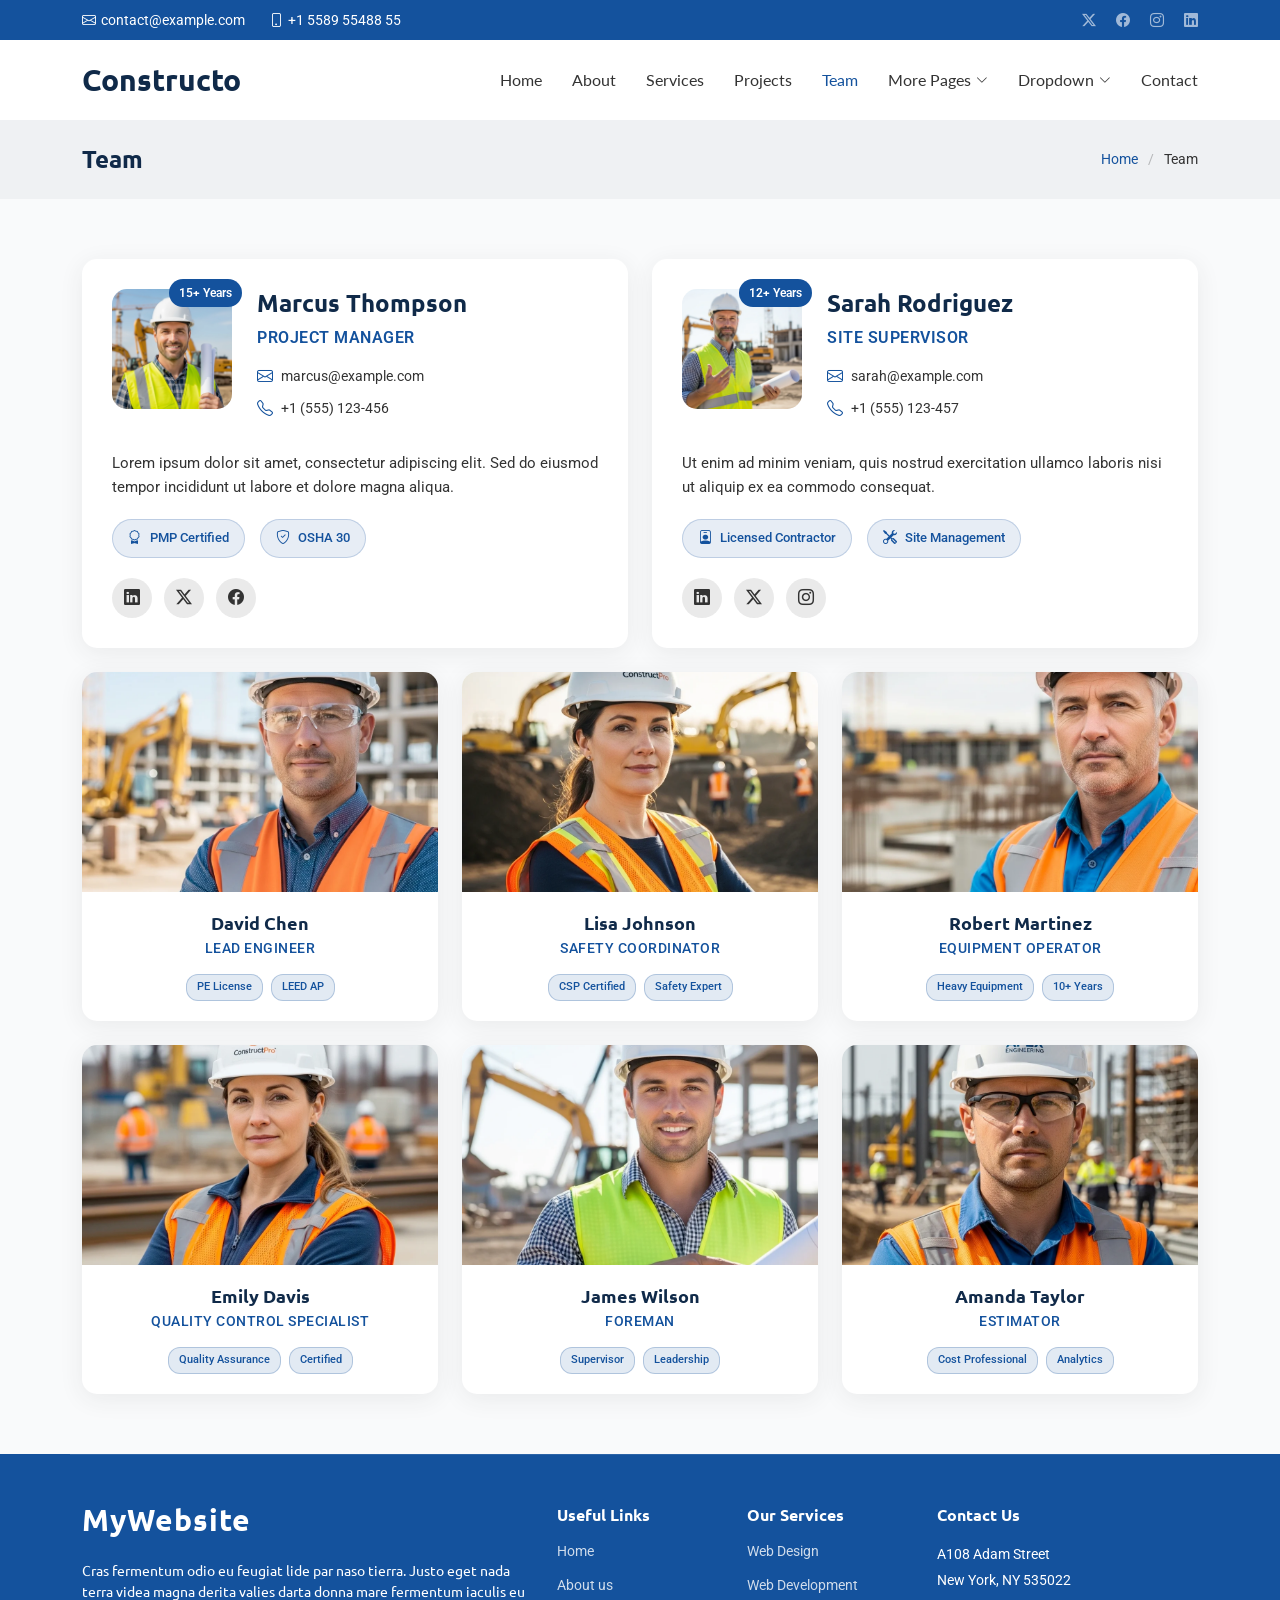
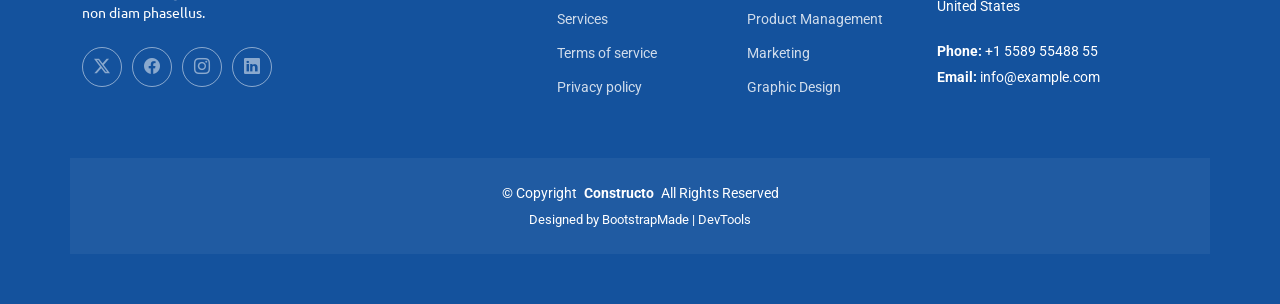
<file: team.html>
<!DOCTYPE html>
<html lang="en">

<head>
  <meta charset="utf-8">
  <meta content="width=device-width, initial-scale=1.0" name="viewport">
  <title>Team - Constructo Bootstrap Template</title>
  <meta name="description" content="">
  <meta name="keywords" content="">

  <!-- Favicons -->
  <link href="assets/img/favicon.png" rel="icon">
  <link href="assets/img/apple-touch-icon.png" rel="apple-touch-icon">

  <!-- Fonts -->
  <link href="https://fonts.googleapis.com" rel="preconnect">
  <link href="https://fonts.gstatic.com" rel="preconnect" crossorigin>
  <link href="https://fonts.googleapis.com/css2?family=Roboto:ital,wght@0,100;0,300;0,400;0,500;0,700;0,900;1,100;1,300;1,400;1,500;1,700;1,900&family=Lato:ital,wght@0,100;0,300;0,400;0,700;0,900;1,100;1,300;1,400;1,700;1,900&family=Ubuntu:ital,wght@0,300;0,400;0,500;0,700;1,300;1,400;1,500;1,700&display=swap" rel="stylesheet">

  <!-- Vendor CSS Files -->
  <link href="assets/vendor/bootstrap/css/bootstrap.min.css" rel="stylesheet">
  <link href="assets/vendor/bootstrap-icons/bootstrap-icons.css" rel="stylesheet">
  <link href="assets/vendor/aos/aos.css" rel="stylesheet">
  <link href="assets/vendor/swiper/swiper-bundle.min.css" rel="stylesheet">
  <link href="assets/vendor/glightbox/css/glightbox.min.css" rel="stylesheet">

  <!-- Main CSS File -->
  <link href="assets/css/main.css" rel="stylesheet">

  <!-- =======================================================
  * Template Name: Constructo
  * Template URL: https://bootstrapmade.com/constructo-bootstrap-construction-template/
  * Updated: Aug 30 2025 with Bootstrap v5.3.8
  * Author: BootstrapMade.com
  * License: https://bootstrapmade.com/license/
  ======================================================== -->
</head>

<body class="team-page">

  <header id="header" class="header sticky-top">

    <div class="topbar d-flex align-items-center dark-background">
      <div class="container d-flex justify-content-center justify-content-md-between">
        <div class="contact-info d-flex align-items-center">
          <i class="bi bi-envelope d-flex align-items-center"><a href="mailto:contact@example.com">contact@example.com</a></i>
          <i class="bi bi-phone d-flex align-items-center ms-4"><span>+1 5589 55488 55</span></i>
        </div>
        <div class="social-links d-none d-md-flex align-items-center">
          <a href="#" class="twitter"><i class="bi bi-twitter-x"></i></a>
          <a href="#" class="facebook"><i class="bi bi-facebook"></i></a>
          <a href="#" class="instagram"><i class="bi bi-instagram"></i></a>
          <a href="#" class="linkedin"><i class="bi bi-linkedin"></i></a>
        </div>
      </div>
    </div><!-- End Top Bar -->

    <div class="branding d-flex align-items-cente">

      <div class="container position-relative d-flex align-items-center justify-content-between">
        <a href="index.html" class="logo d-flex align-items-center">
          <!-- Uncomment the line below if you also wish to use an image logo -->
          <!-- <img src="assets/img/logo.webp" alt=""> -->
          <h1 class="sitename">Constructo</h1>
        </a>

        <nav id="navmenu" class="navmenu">
          <ul>
            <li><a href="index.html">Home</a></li>
            <li><a href="about.html">About</a></li>
            <li><a href="services.html">Services</a></li>
            <li><a href="projects.html">Projects</a></li>
            <li><a href="team.html" class="active">Team</a></li>
            <li class="dropdown"><a href="#"><span>More Pages</span> <i class="bi bi-chevron-down toggle-dropdown"></i></a>
              <ul>
                <li><a href="service-details.html">Service Details</a></li>
                <li><a href="project-details.html">Project Details</a></li>
                <li><a href="quote.html">Quote Form</a></li>
                <li><a href="terms.html">Terms</a></li>
                <li><a href="privacy.html">Privacy</a></li>
                <li><a href="404.html">404</a></li>
              </ul>
            </li>
            <li class="dropdown"><a href="#"><span>Dropdown</span> <i class="bi bi-chevron-down toggle-dropdown"></i></a>
              <ul>
                <li><a href="#">Dropdown 1</a></li>
                <li class="dropdown"><a href="#"><span>Deep Dropdown</span> <i class="bi bi-chevron-down toggle-dropdown"></i></a>
                  <ul>
                    <li><a href="#">Deep Dropdown 1</a></li>
                    <li><a href="#">Deep Dropdown 2</a></li>
                    <li><a href="#">Deep Dropdown 3</a></li>
                    <li><a href="#">Deep Dropdown 4</a></li>
                    <li><a href="#">Deep Dropdown 5</a></li>
                  </ul>
                </li>
                <li><a href="#">Dropdown 2</a></li>
                <li><a href="#">Dropdown 3</a></li>
                <li><a href="#">Dropdown 4</a></li>
              </ul>
            </li>
            <li><a href="contact.html">Contact</a></li>
          </ul>
          <i class="mobile-nav-toggle d-xl-none bi bi-list"></i>
        </nav>

      </div>

    </div>

  </header>

  <main class="main">

    <!-- Page Title -->
    <div class="page-title light-background">
      <div class="container d-lg-flex justify-content-between align-items-center">
        <h1 class="mb-2 mb-lg-0">Team</h1>
        <nav class="breadcrumbs">
          <ol>
            <li><a href="index.html">Home</a></li>
            <li class="current">Team</li>
          </ol>
        </nav>
      </div>
    </div><!-- End Page Title -->

    <!-- Team Section -->
    <section id="team" class="team section">

      <div class="container" data-aos="fade-up" data-aos-delay="100">

        <div class="row gy-4">

          <div class="col-lg-6" data-aos="fade-up" data-aos-delay="100">
            <div class="team-card featured">
              <div class="team-header">
                <div class="team-image">
                  <img src="assets/img/construction/team-1.webp" class="img-fluid" alt="">
                  <div class="experience-badge">15+ Years</div>
                </div>
                <div class="team-info">
                  <h4>Marcus Thompson</h4>
                  <span class="position">Project Manager</span>
                  <div class="contact-info">
                    <a href="mailto:marcus@example.com"><i class="bi bi-envelope"></i> marcus@example.com</a>
                    <a href="tel:+1555123456"><i class="bi bi-telephone"></i> +1 (555) 123-456</a>
                  </div>
                </div>
              </div>
              <div class="team-details">
                <p>Lorem ipsum dolor sit amet, consectetur adipiscing elit. Sed do eiusmod tempor incididunt ut labore et dolore magna aliqua.</p>
                <div class="credentials">
                  <div class="cred-item">
                    <i class="bi bi-award"></i>
                    <span>PMP Certified</span>
                  </div>
                  <div class="cred-item">
                    <i class="bi bi-shield-check"></i>
                    <span>OSHA 30</span>
                  </div>
                </div>
                <div class="social-links">
                  <a href="#"><i class="bi bi-linkedin"></i></a>
                  <a href="#"><i class="bi bi-twitter-x"></i></a>
                  <a href="#"><i class="bi bi-facebook"></i></a>
                </div>
              </div>
            </div>
          </div><!-- End Featured Team Member -->

          <div class="col-lg-6" data-aos="fade-up" data-aos-delay="200">
            <div class="team-card featured">
              <div class="team-header">
                <div class="team-image">
                  <img src="assets/img/construction/team-2.webp" class="img-fluid" alt="">
                  <div class="experience-badge">12+ Years</div>
                </div>
                <div class="team-info">
                  <h4>Sarah Rodriguez</h4>
                  <span class="position">Site Supervisor</span>
                  <div class="contact-info">
                    <a href="mailto:sarah@example.com"><i class="bi bi-envelope"></i> sarah@example.com</a>
                    <a href="tel:+1555123457"><i class="bi bi-telephone"></i> +1 (555) 123-457</a>
                  </div>
                </div>
              </div>
              <div class="team-details">
                <p>Ut enim ad minim veniam, quis nostrud exercitation ullamco laboris nisi ut aliquip ex ea commodo consequat.</p>
                <div class="credentials">
                  <div class="cred-item">
                    <i class="bi bi-person-badge"></i>
                    <span>Licensed Contractor</span>
                  </div>
                  <div class="cred-item">
                    <i class="bi bi-tools"></i>
                    <span>Site Management</span>
                  </div>
                </div>
                <div class="social-links">
                  <a href="#"><i class="bi bi-linkedin"></i></a>
                  <a href="#"><i class="bi bi-twitter-x"></i></a>
                  <a href="#"><i class="bi bi-instagram"></i></a>
                </div>
              </div>
            </div>
          </div><!-- End Featured Team Member -->

          <div class="col-lg-4 col-md-6" data-aos="fade-up" data-aos-delay="300">
            <div class="team-card compact">
              <div class="member-photo">
                <img src="assets/img/construction/team-3.webp" class="img-fluid" alt="">
                <div class="hover-overlay">
                  <div class="overlay-content">
                    <h5>David Chen</h5>
                    <span>Lead Engineer</span>
                    <div class="quick-contact">
                      <a href="#"><i class="bi bi-envelope"></i></a>
                      <a href="#"><i class="bi bi-telephone"></i></a>
                      <a href="#"><i class="bi bi-linkedin"></i></a>
                    </div>
                  </div>
                </div>
              </div>
              <div class="member-summary">
                <h5>David Chen</h5>
                <span>Lead Engineer</span>
                <div class="skills">
                  <span class="skill-tag">PE License</span>
                  <span class="skill-tag">LEED AP</span>
                </div>
              </div>
            </div>
          </div><!-- End Compact Team Member -->

          <div class="col-lg-4 col-md-6" data-aos="fade-up" data-aos-delay="400">
            <div class="team-card compact">
              <div class="member-photo">
                <img src="assets/img/construction/team-4.webp" class="img-fluid" alt="">
                <div class="hover-overlay">
                  <div class="overlay-content">
                    <h5>Lisa Johnson</h5>
                    <span>Safety Coordinator</span>
                    <div class="quick-contact">
                      <a href="#"><i class="bi bi-envelope"></i></a>
                      <a href="#"><i class="bi bi-telephone"></i></a>
                      <a href="#"><i class="bi bi-linkedin"></i></a>
                    </div>
                  </div>
                </div>
              </div>
              <div class="member-summary">
                <h5>Lisa Johnson</h5>
                <span>Safety Coordinator</span>
                <div class="skills">
                  <span class="skill-tag">CSP Certified</span>
                  <span class="skill-tag">Safety Expert</span>
                </div>
              </div>
            </div>
          </div><!-- End Compact Team Member -->

          <div class="col-lg-4 col-md-6" data-aos="fade-up" data-aos-delay="100">
            <div class="team-card compact">
              <div class="member-photo">
                <img src="assets/img/construction/team-5.webp" class="img-fluid" alt="">
                <div class="hover-overlay">
                  <div class="overlay-content">
                    <h5>Robert Martinez</h5>
                    <span>Equipment Operator</span>
                    <div class="quick-contact">
                      <a href="#"><i class="bi bi-envelope"></i></a>
                      <a href="#"><i class="bi bi-telephone"></i></a>
                      <a href="#"><i class="bi bi-linkedin"></i></a>
                    </div>
                  </div>
                </div>
              </div>
              <div class="member-summary">
                <h5>Robert Martinez</h5>
                <span>Equipment Operator</span>
                <div class="skills">
                  <span class="skill-tag">Heavy Equipment</span>
                  <span class="skill-tag">10+ Years</span>
                </div>
              </div>
            </div>
          </div><!-- End Compact Team Member -->

          <div class="col-lg-4 col-md-6" data-aos="fade-up" data-aos-delay="200">
            <div class="team-card compact">
              <div class="member-photo">
                <img src="assets/img/construction/team-6.webp" class="img-fluid" alt="">
                <div class="hover-overlay">
                  <div class="overlay-content">
                    <h5>Emily Davis</h5>
                    <span>Quality Control Specialist</span>
                    <div class="quick-contact">
                      <a href="#"><i class="bi bi-envelope"></i></a>
                      <a href="#"><i class="bi bi-telephone"></i></a>
                      <a href="#"><i class="bi bi-linkedin"></i></a>
                    </div>
                  </div>
                </div>
              </div>
              <div class="member-summary">
                <h5>Emily Davis</h5>
                <span>Quality Control Specialist</span>
                <div class="skills">
                  <span class="skill-tag">Quality Assurance</span>
                  <span class="skill-tag">Certified</span>
                </div>
              </div>
            </div>
          </div><!-- End Compact Team Member -->

          <div class="col-lg-4 col-md-6" data-aos="fade-up" data-aos-delay="300">
            <div class="team-card compact">
              <div class="member-photo">
                <img src="assets/img/construction/team-7.webp" class="img-fluid" alt="">
                <div class="hover-overlay">
                  <div class="overlay-content">
                    <h5>James Wilson</h5>
                    <span>Foreman</span>
                    <div class="quick-contact">
                      <a href="#"><i class="bi bi-envelope"></i></a>
                      <a href="#"><i class="bi bi-telephone"></i></a>
                      <a href="#"><i class="bi bi-linkedin"></i></a>
                    </div>
                  </div>
                </div>
              </div>
              <div class="member-summary">
                <h5>James Wilson</h5>
                <span>Foreman</span>
                <div class="skills">
                  <span class="skill-tag">Supervisor</span>
                  <span class="skill-tag">Leadership</span>
                </div>
              </div>
            </div>
          </div><!-- End Compact Team Member -->

          <div class="col-lg-4 col-md-6" data-aos="fade-up" data-aos-delay="400">
            <div class="team-card compact">
              <div class="member-photo">
                <img src="assets/img/construction/team-8.webp" class="img-fluid" alt="">
                <div class="hover-overlay">
                  <div class="overlay-content">
                    <h5>Amanda Taylor</h5>
                    <span>Estimator</span>
                    <div class="quick-contact">
                      <a href="#"><i class="bi bi-envelope"></i></a>
                      <a href="#"><i class="bi bi-telephone"></i></a>
                      <a href="#"><i class="bi bi-linkedin"></i></a>
                    </div>
                  </div>
                </div>
              </div>
              <div class="member-summary">
                <h5>Amanda Taylor</h5>
                <span>Estimator</span>
                <div class="skills">
                  <span class="skill-tag">Cost Professional</span>
                  <span class="skill-tag">Analytics</span>
                </div>
              </div>
            </div>
          </div><!-- End Compact Team Member -->

        </div>

      </div>

    </section><!-- /Team Section -->

  </main>

  <footer id="footer" class="footer dark-background">

    <div class="container footer-top">
      <div class="row gy-4">
        <div class="col-lg-5 col-md-12 footer-about">
          <a href="index.html" class="logo d-flex align-items-center">
            <span class="sitename">MyWebsite</span>
          </a>
          <p>Cras fermentum odio eu feugiat lide par naso tierra. Justo eget nada terra videa magna derita valies darta donna mare fermentum iaculis eu non diam phasellus.</p>
          <div class="social-links d-flex mt-4">
            <a href=""><i class="bi bi-twitter-x"></i></a>
            <a href=""><i class="bi bi-facebook"></i></a>
            <a href=""><i class="bi bi-instagram"></i></a>
            <a href=""><i class="bi bi-linkedin"></i></a>
          </div>
        </div>

        <div class="col-lg-2 col-6 footer-links">
          <h4>Useful Links</h4>
          <ul>
            <li><a href="#">Home</a></li>
            <li><a href="#">About us</a></li>
            <li><a href="#">Services</a></li>
            <li><a href="#">Terms of service</a></li>
            <li><a href="#">Privacy policy</a></li>
          </ul>
        </div>

        <div class="col-lg-2 col-6 footer-links">
          <h4>Our Services</h4>
          <ul>
            <li><a href="#">Web Design</a></li>
            <li><a href="#">Web Development</a></li>
            <li><a href="#">Product Management</a></li>
            <li><a href="#">Marketing</a></li>
            <li><a href="#">Graphic Design</a></li>
          </ul>
        </div>

        <div class="col-lg-3 col-md-12 footer-contact text-center text-md-start">
          <h4>Contact Us</h4>
          <p>A108 Adam Street</p>
          <p>New York, NY 535022</p>
          <p>United States</p>
          <p class="mt-4"><strong>Phone:</strong> <span>+1 5589 55488 55</span></p>
          <p><strong>Email:</strong> <span>info@example.com</span></p>
        </div>

      </div>
    </div>

    <div class="container copyright text-center mt-4">
      <p>© <span>Copyright</span> <strong class="px-1 sitename">Constructo</strong> <span>All Rights Reserved</span></p>
      <div class="credits">
        <!-- All the links in the footer should remain intact. -->
        <!-- You can delete the links only if you've purchased the pro version. -->
        <!-- Licensing information: https://bootstrapmade.com/license/ -->
        <!-- Purchase the pro version with working PHP/AJAX contact form: [buy-url] -->
        Designed by <a href="https://bootstrapmade.com/">BootstrapMade</a> | <a href="https://bootstrapmade.com/tools/">DevTools</a>
      </div>
    </div>

  </footer>

  <!-- Scroll Top -->
  <a href="#" id="scroll-top" class="scroll-top d-flex align-items-center justify-content-center"><i class="bi bi-arrow-up-short"></i></a>

  <!-- Preloader -->
  <div id="preloader"></div>

  <!-- Vendor JS Files -->
  <script src="assets/vendor/bootstrap/js/bootstrap.bundle.min.js"></script>
  <script src="assets/vendor/php-email-form/validate.js"></script>
  <script src="assets/vendor/aos/aos.js"></script>
  <script src="assets/vendor/swiper/swiper-bundle.min.js"></script>
  <script src="assets/vendor/glightbox/js/glightbox.min.js"></script>

  <!-- Main JS File -->
  <script src="assets/js/main.js"></script>

</body>

</html>
</file>
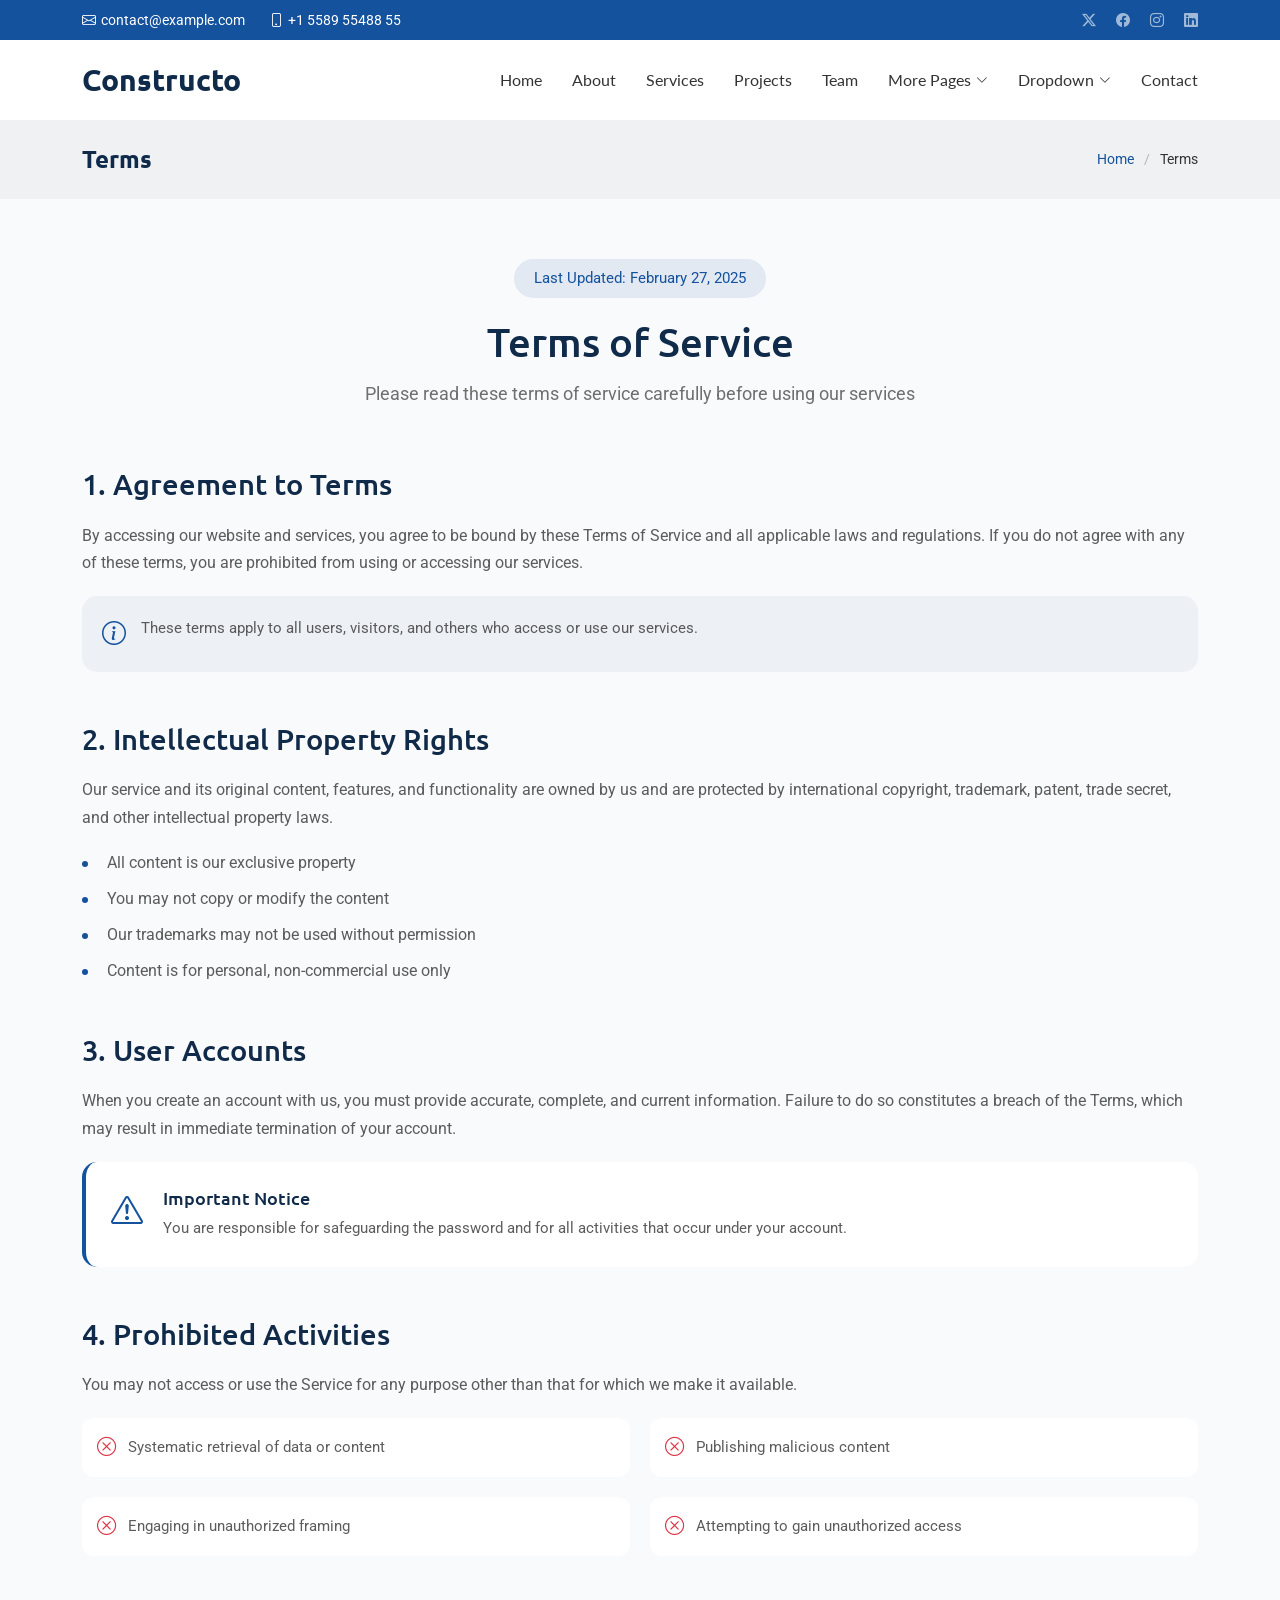
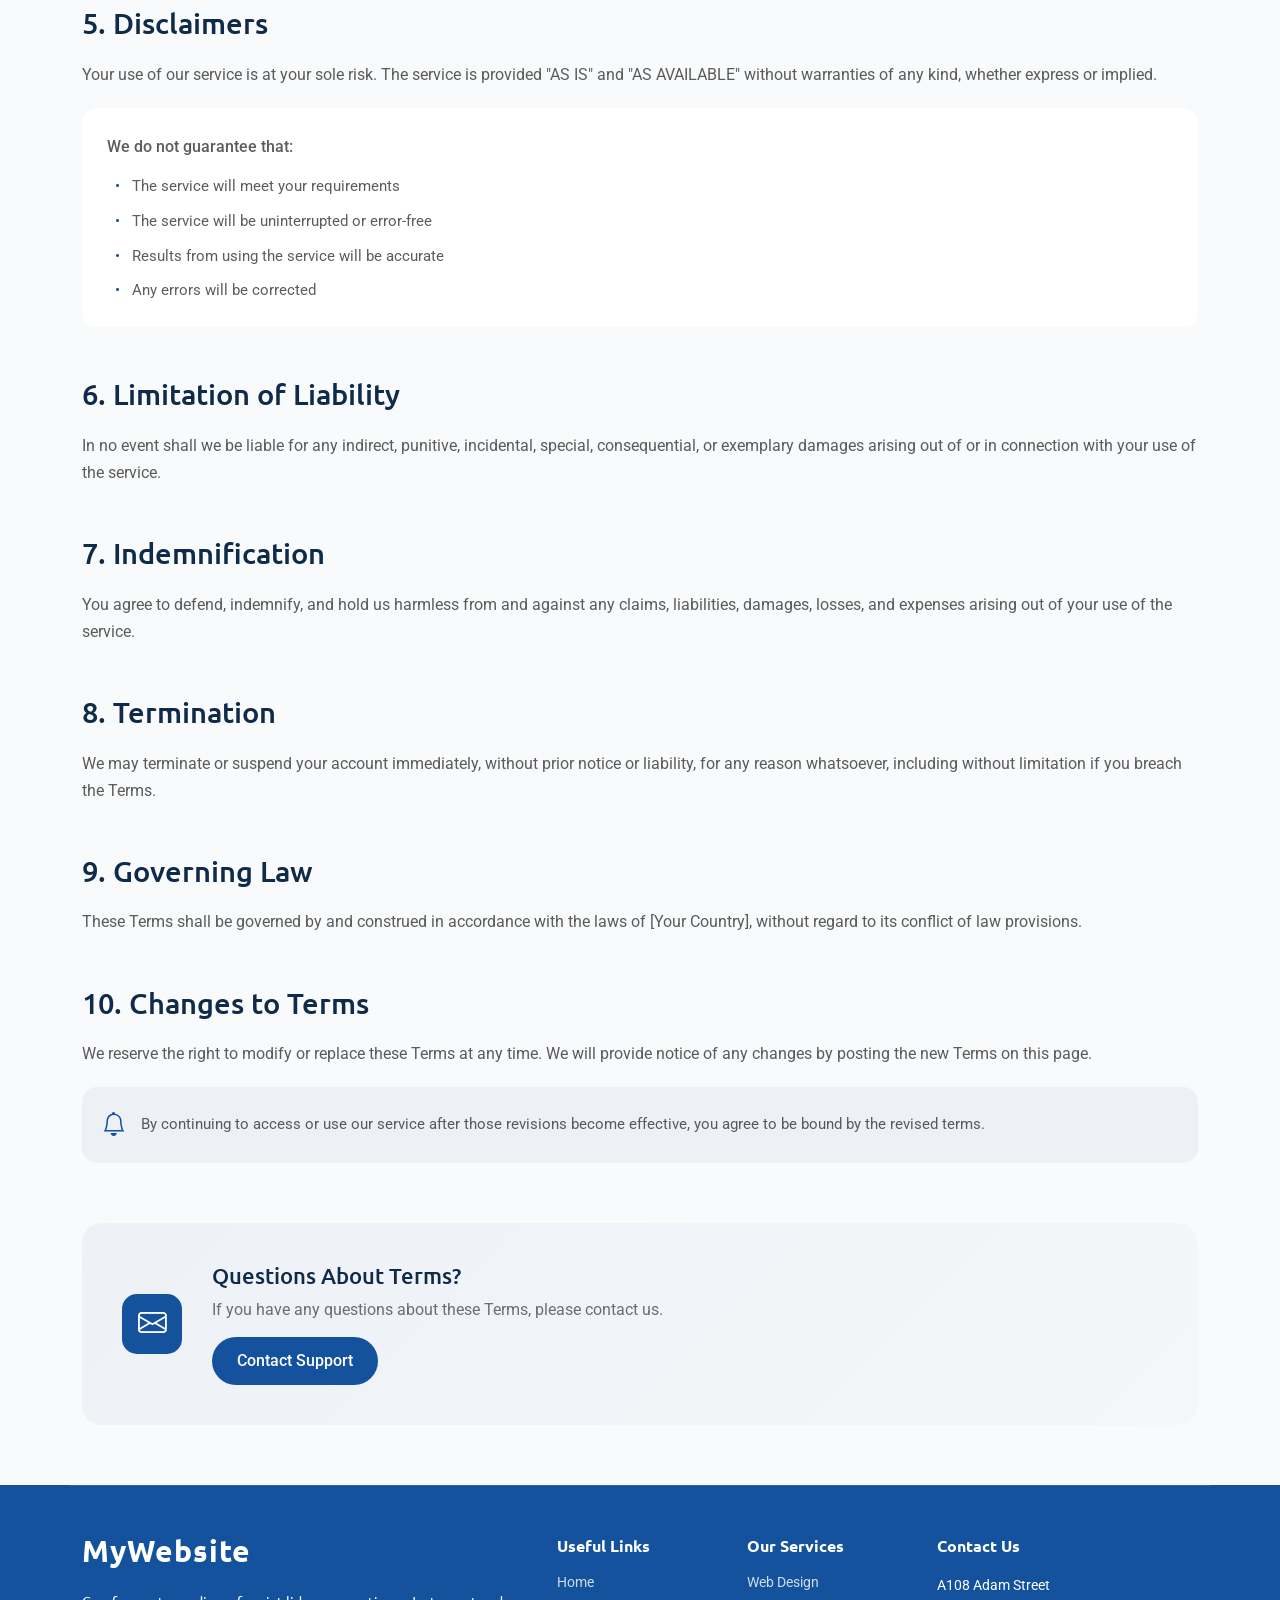
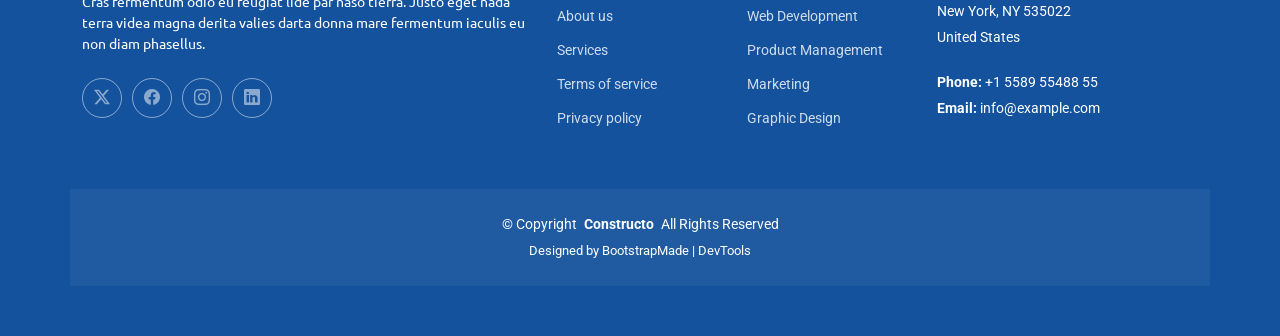
<file: terms.html>
<!DOCTYPE html>
<html lang="en">

<head>
  <meta charset="utf-8">
  <meta content="width=device-width, initial-scale=1.0" name="viewport">
  <title>Terms - Constructo Bootstrap Template</title>
  <meta name="description" content="">
  <meta name="keywords" content="">

  <!-- Favicons -->
  <link href="assets/img/favicon.png" rel="icon">
  <link href="assets/img/apple-touch-icon.png" rel="apple-touch-icon">

  <!-- Fonts -->
  <link href="https://fonts.googleapis.com" rel="preconnect">
  <link href="https://fonts.gstatic.com" rel="preconnect" crossorigin>
  <link href="https://fonts.googleapis.com/css2?family=Roboto:ital,wght@0,100;0,300;0,400;0,500;0,700;0,900;1,100;1,300;1,400;1,500;1,700;1,900&family=Lato:ital,wght@0,100;0,300;0,400;0,700;0,900;1,100;1,300;1,400;1,700;1,900&family=Ubuntu:ital,wght@0,300;0,400;0,500;0,700;1,300;1,400;1,500;1,700&display=swap" rel="stylesheet">

  <!-- Vendor CSS Files -->
  <link href="assets/vendor/bootstrap/css/bootstrap.min.css" rel="stylesheet">
  <link href="assets/vendor/bootstrap-icons/bootstrap-icons.css" rel="stylesheet">
  <link href="assets/vendor/aos/aos.css" rel="stylesheet">
  <link href="assets/vendor/swiper/swiper-bundle.min.css" rel="stylesheet">
  <link href="assets/vendor/glightbox/css/glightbox.min.css" rel="stylesheet">

  <!-- Main CSS File -->
  <link href="assets/css/main.css" rel="stylesheet">

  <!-- =======================================================
  * Template Name: Constructo
  * Template URL: https://bootstrapmade.com/constructo-bootstrap-construction-template/
  * Updated: Aug 30 2025 with Bootstrap v5.3.8
  * Author: BootstrapMade.com
  * License: https://bootstrapmade.com/license/
  ======================================================== -->
</head>

<body class="terms-page">

  <header id="header" class="header sticky-top">

    <div class="topbar d-flex align-items-center dark-background">
      <div class="container d-flex justify-content-center justify-content-md-between">
        <div class="contact-info d-flex align-items-center">
          <i class="bi bi-envelope d-flex align-items-center"><a href="mailto:contact@example.com">contact@example.com</a></i>
          <i class="bi bi-phone d-flex align-items-center ms-4"><span>+1 5589 55488 55</span></i>
        </div>
        <div class="social-links d-none d-md-flex align-items-center">
          <a href="#" class="twitter"><i class="bi bi-twitter-x"></i></a>
          <a href="#" class="facebook"><i class="bi bi-facebook"></i></a>
          <a href="#" class="instagram"><i class="bi bi-instagram"></i></a>
          <a href="#" class="linkedin"><i class="bi bi-linkedin"></i></a>
        </div>
      </div>
    </div><!-- End Top Bar -->

    <div class="branding d-flex align-items-cente">

      <div class="container position-relative d-flex align-items-center justify-content-between">
        <a href="index.html" class="logo d-flex align-items-center">
          <!-- Uncomment the line below if you also wish to use an image logo -->
          <!-- <img src="assets/img/logo.webp" alt=""> -->
          <h1 class="sitename">Constructo</h1>
        </a>

        <nav id="navmenu" class="navmenu">
          <ul>
            <li><a href="index.html">Home</a></li>
            <li><a href="about.html">About</a></li>
            <li><a href="services.html">Services</a></li>
            <li><a href="projects.html">Projects</a></li>
            <li><a href="team.html">Team</a></li>
            <li class="dropdown"><a href="#"><span>More Pages</span> <i class="bi bi-chevron-down toggle-dropdown"></i></a>
              <ul>
                <li><a href="service-details.html">Service Details</a></li>
                <li><a href="project-details.html">Project Details</a></li>
                <li><a href="quote.html">Quote Form</a></li>
                <li><a href="terms.html" class="active">Terms</a></li>
                <li><a href="privacy.html">Privacy</a></li>
                <li><a href="404.html">404</a></li>
              </ul>
            </li>
            <li class="dropdown"><a href="#"><span>Dropdown</span> <i class="bi bi-chevron-down toggle-dropdown"></i></a>
              <ul>
                <li><a href="#">Dropdown 1</a></li>
                <li class="dropdown"><a href="#"><span>Deep Dropdown</span> <i class="bi bi-chevron-down toggle-dropdown"></i></a>
                  <ul>
                    <li><a href="#">Deep Dropdown 1</a></li>
                    <li><a href="#">Deep Dropdown 2</a></li>
                    <li><a href="#">Deep Dropdown 3</a></li>
                    <li><a href="#">Deep Dropdown 4</a></li>
                    <li><a href="#">Deep Dropdown 5</a></li>
                  </ul>
                </li>
                <li><a href="#">Dropdown 2</a></li>
                <li><a href="#">Dropdown 3</a></li>
                <li><a href="#">Dropdown 4</a></li>
              </ul>
            </li>
            <li><a href="contact.html">Contact</a></li>
          </ul>
          <i class="mobile-nav-toggle d-xl-none bi bi-list"></i>
        </nav>

      </div>

    </div>

  </header>

  <main class="main">

    <!-- Page Title -->
    <div class="page-title light-background">
      <div class="container d-lg-flex justify-content-between align-items-center">
        <h1 class="mb-2 mb-lg-0">Terms</h1>
        <nav class="breadcrumbs">
          <ol>
            <li><a href="index.html">Home</a></li>
            <li class="current">Terms</li>
          </ol>
        </nav>
      </div>
    </div><!-- End Page Title -->

    <!-- Terms Of Service Section -->
    <section id="terms-of-service" class="terms-of-service section">

      <div class="container" data-aos="fade-up">
        <!-- Page Header -->
        <div class="tos-header text-center" data-aos="fade-up">
          <span class="last-updated">Last Updated: February 27, 2025</span>
          <h2>Terms of Service</h2>
          <p>Please read these terms of service carefully before using our services</p>
        </div>

        <!-- Content -->
        <div class="tos-content" data-aos="fade-up" data-aos-delay="200">
          <!-- Agreement Section -->
          <div id="agreement" class="content-section">
            <h3>1. Agreement to Terms</h3>
            <p>By accessing our website and services, you agree to be bound by these Terms of Service and all applicable laws and regulations. If you do not agree with any of these terms, you are prohibited from using or accessing our services.</p>
            <div class="info-box">
              <i class="bi bi-info-circle"></i>
              <p>These terms apply to all users, visitors, and others who access or use our services.</p>
            </div>
          </div>

          <!-- Intellectual Property -->
          <div id="intellectual-property" class="content-section">
            <h3>2. Intellectual Property Rights</h3>
            <p>Our service and its original content, features, and functionality are owned by us and are protected by international copyright, trademark, patent, trade secret, and other intellectual property laws.</p>
            <ul class="list-items">
              <li>All content is our exclusive property</li>
              <li>You may not copy or modify the content</li>
              <li>Our trademarks may not be used without permission</li>
              <li>Content is for personal, non-commercial use only</li>
            </ul>
          </div>

          <!-- User Accounts -->
          <div id="user-accounts" class="content-section">
            <h3>3. User Accounts</h3>
            <p>When you create an account with us, you must provide accurate, complete, and current information. Failure to do so constitutes a breach of the Terms, which may result in immediate termination of your account.</p>
            <div class="alert-box">
              <i class="bi bi-exclamation-triangle"></i>
              <div class="alert-content">
                <h5>Important Notice</h5>
                <p>You are responsible for safeguarding the password and for all activities that occur under your account.</p>
              </div>
            </div>
          </div>

          <!-- Prohibited Activities -->
          <div id="prohibited" class="content-section">
            <h3>4. Prohibited Activities</h3>
            <p>You may not access or use the Service for any purpose other than that for which we make it available.</p>
            <div class="prohibited-list">
              <div class="prohibited-item">
                <i class="bi bi-x-circle"></i>
                <span>Systematic retrieval of data or content</span>
              </div>
              <div class="prohibited-item">
                <i class="bi bi-x-circle"></i>
                <span>Publishing malicious content</span>
              </div>
              <div class="prohibited-item">
                <i class="bi bi-x-circle"></i>
                <span>Engaging in unauthorized framing</span>
              </div>
              <div class="prohibited-item">
                <i class="bi bi-x-circle"></i>
                <span>Attempting to gain unauthorized access</span>
              </div>
            </div>
          </div>

          <!-- Disclaimers -->
          <div id="disclaimer" class="content-section">
            <h3>5. Disclaimers</h3>
            <p>Your use of our service is at your sole risk. The service is provided "AS IS" and "AS AVAILABLE" without warranties of any kind, whether express or implied.</p>
            <div class="disclaimer-box">
              <p>We do not guarantee that:</p>
              <ul>
                <li>The service will meet your requirements</li>
                <li>The service will be uninterrupted or error-free</li>
                <li>Results from using the service will be accurate</li>
                <li>Any errors will be corrected</li>
              </ul>
            </div>
          </div>

          <!-- Limitation of Liability -->
          <div id="limitation" class="content-section">
            <h3>6. Limitation of Liability</h3>
            <p>In no event shall we be liable for any indirect, punitive, incidental, special, consequential, or exemplary damages arising out of or in connection with your use of the service.</p>
          </div>

          <!-- Indemnification -->
          <div id="indemnification" class="content-section">
            <h3>7. Indemnification</h3>
            <p>You agree to defend, indemnify, and hold us harmless from and against any claims, liabilities, damages, losses, and expenses arising out of your use of the service.</p>
          </div>

          <!-- Termination -->
          <div id="termination" class="content-section">
            <h3>8. Termination</h3>
            <p>We may terminate or suspend your account immediately, without prior notice or liability, for any reason whatsoever, including without limitation if you breach the Terms.</p>
          </div>

          <!-- Governing Law -->
          <div id="governing-law" class="content-section">
            <h3>9. Governing Law</h3>
            <p>These Terms shall be governed by and construed in accordance with the laws of [Your Country], without regard to its conflict of law provisions.</p>
          </div>

          <!-- Changes -->
          <div id="changes" class="content-section">
            <h3>10. Changes to Terms</h3>
            <p>We reserve the right to modify or replace these Terms at any time. We will provide notice of any changes by posting the new Terms on this page.</p>
            <div class="notice-box">
              <i class="bi bi-bell"></i>
              <p>By continuing to access or use our service after those revisions become effective, you agree to be bound by the revised terms.</p>
            </div>
          </div>
        </div>

        <!-- Contact Section -->
        <div class="tos-contact" data-aos="fade-up" data-aos-delay="300">
          <div class="contact-box">
            <div class="contact-icon">
              <i class="bi bi-envelope"></i>
            </div>
            <div class="contact-content">
              <h4>Questions About Terms?</h4>
              <p>If you have any questions about these Terms, please contact us.</p>
              <a href="#" class="contact-link">Contact Support</a>
            </div>
          </div>
        </div>
      </div>

    </section><!-- /Terms Of Service Section -->

  </main>

  <footer id="footer" class="footer dark-background">

    <div class="container footer-top">
      <div class="row gy-4">
        <div class="col-lg-5 col-md-12 footer-about">
          <a href="index.html" class="logo d-flex align-items-center">
            <span class="sitename">MyWebsite</span>
          </a>
          <p>Cras fermentum odio eu feugiat lide par naso tierra. Justo eget nada terra videa magna derita valies darta donna mare fermentum iaculis eu non diam phasellus.</p>
          <div class="social-links d-flex mt-4">
            <a href=""><i class="bi bi-twitter-x"></i></a>
            <a href=""><i class="bi bi-facebook"></i></a>
            <a href=""><i class="bi bi-instagram"></i></a>
            <a href=""><i class="bi bi-linkedin"></i></a>
          </div>
        </div>

        <div class="col-lg-2 col-6 footer-links">
          <h4>Useful Links</h4>
          <ul>
            <li><a href="#">Home</a></li>
            <li><a href="#">About us</a></li>
            <li><a href="#">Services</a></li>
            <li><a href="#">Terms of service</a></li>
            <li><a href="#">Privacy policy</a></li>
          </ul>
        </div>

        <div class="col-lg-2 col-6 footer-links">
          <h4>Our Services</h4>
          <ul>
            <li><a href="#">Web Design</a></li>
            <li><a href="#">Web Development</a></li>
            <li><a href="#">Product Management</a></li>
            <li><a href="#">Marketing</a></li>
            <li><a href="#">Graphic Design</a></li>
          </ul>
        </div>

        <div class="col-lg-3 col-md-12 footer-contact text-center text-md-start">
          <h4>Contact Us</h4>
          <p>A108 Adam Street</p>
          <p>New York, NY 535022</p>
          <p>United States</p>
          <p class="mt-4"><strong>Phone:</strong> <span>+1 5589 55488 55</span></p>
          <p><strong>Email:</strong> <span>info@example.com</span></p>
        </div>

      </div>
    </div>

    <div class="container copyright text-center mt-4">
      <p>© <span>Copyright</span> <strong class="px-1 sitename">Constructo</strong> <span>All Rights Reserved</span></p>
      <div class="credits">
        <!-- All the links in the footer should remain intact. -->
        <!-- You can delete the links only if you've purchased the pro version. -->
        <!-- Licensing information: https://bootstrapmade.com/license/ -->
        <!-- Purchase the pro version with working PHP/AJAX contact form: [buy-url] -->
        Designed by <a href="https://bootstrapmade.com/">BootstrapMade</a> | <a href="https://bootstrapmade.com/tools/">DevTools</a>
      </div>
    </div>

  </footer>

  <!-- Scroll Top -->
  <a href="#" id="scroll-top" class="scroll-top d-flex align-items-center justify-content-center"><i class="bi bi-arrow-up-short"></i></a>

  <!-- Preloader -->
  <div id="preloader"></div>

  <!-- Vendor JS Files -->
  <script src="assets/vendor/bootstrap/js/bootstrap.bundle.min.js"></script>
  <script src="assets/vendor/php-email-form/validate.js"></script>
  <script src="assets/vendor/aos/aos.js"></script>
  <script src="assets/vendor/swiper/swiper-bundle.min.js"></script>
  <script src="assets/vendor/glightbox/js/glightbox.min.js"></script>

  <!-- Main JS File -->
  <script src="assets/js/main.js"></script>

</body>

</html>
</file>
<file: assets/css/main.css>
/**
* Template Name: Constructo
* Template URL: https://bootstrapmade.com/constructo-bootstrap-construction-template/
* Updated: Aug 30 2025 with Bootstrap v5.3.8
* Author: BootstrapMade.com
* License: https://bootstrapmade.com/license/
*/

@charset "UTF-8";

/*--------------------------------------------------------------
# Font & Color Variables
# Help: https://bootstrapmade.com/color-system/
--------------------------------------------------------------*/
/* Fonts */
:root {
  --default-font: "Roboto",  system-ui, -apple-system, "Segoe UI", Roboto, "Helvetica Neue", Arial, "Noto Sans", "Liberation Sans", sans-serif, "Apple Color Emoji", "Segoe UI Emoji", "Segoe UI Symbol", "Noto Color Emoji";
  --heading-font: "Ubuntu",  sans-serif;
  --nav-font: "Lato",  sans-serif;
}

/* Global Colors - The following color variables are used throughout the website. Updating them here will change the color scheme of the entire website */
:root { 
  --background-color: #f9fafb; /* Background color for the entire website, including individual sections */
  --default-color: #333333; /* Default color used for the majority of the text content across the entire website */
  --heading-color: #102a49; /* Color for headings, subheadings and title throughout the website */
  --accent-color: #14529d; /* Accent color that represents your brand on the website. It's used for buttons, links, and other elements that need to stand out */
  --surface-color: #ffffff; /* The surface color is used as a background of boxed elements within sections, such as cards, icon boxes, or other elements that require a visual separation from the global background. */
  --contrast-color: #ffffff; /* Contrast color for text, ensuring readability against backgrounds of accent, heading, or default colors. */
}

/* Nav Menu Colors - The following color variables are used specifically for the navigation menu. They are separate from the global colors to allow for more customization options */
:root {
  --nav-color: #333333;  /* The default color of the main navmenu links */
  --nav-hover-color: #14529d; /* Applied to main navmenu links when they are hovered over or active */
  --nav-mobile-background-color: #ffffff; /* Used as the background color for mobile navigation menu */
  --nav-dropdown-background-color: #ffffff; /* Used as the background color for dropdown items that appear when hovering over primary navigation items */
  --nav-dropdown-color: #333333; /* Used for navigation links of the dropdown items in the navigation menu. */
  --nav-dropdown-hover-color: #14529d; /* Similar to --nav-hover-color, this color is applied to dropdown navigation links when they are hovered over. */
}

/* Color Presets - These classes override global colors when applied to any section or element, providing reuse of the sam color scheme. */

.light-background {
  --background-color: #eff1f3;
  --surface-color: #ffffff;
}

.dark-background {
  --background-color: #14529d;
  --default-color: #ffffff;
  --heading-color: #ffffff;
  --accent-color: #ffffff;
  --surface-color: #252525;
  --contrast-color: #ffffff;
}

/* Smooth scroll */
:root {
  scroll-behavior: smooth;
}

/*--------------------------------------------------------------
# General Styling & Shared Classes
--------------------------------------------------------------*/
body {
  color: var(--default-color);
  background-color: var(--background-color);
  font-family: var(--default-font);
}

a {
  color: var(--accent-color);
  text-decoration: none;
  transition: 0.3s;
}

a:hover {
  color: color-mix(in srgb, var(--accent-color), transparent 25%);
  text-decoration: none;
}

h1,
h2,
h3,
h4,
h5,
h6 {
  color: var(--heading-color);
  font-family: var(--heading-font);
}

/* PHP Email Form Messages
------------------------------*/
.php-email-form .error-message {
  display: none;
  background: #df1529;
  color: #ffffff;
  text-align: left;
  padding: 15px;
  margin-bottom: 24px;
  font-weight: 600;
}

.php-email-form .sent-message {
  display: none;
  color: #ffffff;
  background: #059652;
  text-align: center;
  padding: 15px;
  margin-bottom: 24px;
  font-weight: 600;
}

.php-email-form .loading {
  display: none;
  background: var(--surface-color);
  text-align: center;
  padding: 15px;
  margin-bottom: 24px;
}

.php-email-form .loading:before {
  content: "";
  display: inline-block;
  border-radius: 50%;
  width: 24px;
  height: 24px;
  margin: 0 10px -6px 0;
  border: 3px solid var(--accent-color);
  border-top-color: var(--surface-color);
  animation: php-email-form-loading 1s linear infinite;
}

@keyframes php-email-form-loading {
  0% {
    transform: rotate(0deg);
  }

  100% {
    transform: rotate(360deg);
  }
}

/*--------------------------------------------------------------
# Global Header
--------------------------------------------------------------*/
.header {
  --background-color: #ffffff;
  color: var(--default-color);
  transition: all 0.5s;
  z-index: 997;
  background-color: var(--background-color);
}

.header .topbar {
  background-color: var(--background-color);
  height: 40px;
  padding: 0;
  font-size: 14px;
  transition: all 0.5s;
}

.header .topbar .contact-info i {
  font-style: normal;
  color: var(--contrast-color);
}

.header .topbar .contact-info i a,
.header .topbar .contact-info i span {
  padding-left: 5px;
  color: var(--contrast-color);
}

@media (max-width: 575px) {

  .header .topbar .contact-info i a,
  .header .topbar .contact-info i span {
    font-size: 13px;
  }
}

.header .topbar .contact-info i a {
  line-height: 0;
  transition: 0.3s;
}

.header .topbar .contact-info i a:hover {
  color: var(--contrast-color);
  text-decoration: underline;
}

.header .topbar .social-links a {
  color: color-mix(in srgb, var(--contrast-color), transparent 40%);
  line-height: 0;
  transition: 0.3s;
  margin-left: 20px;
}

.header .topbar .social-links a:hover {
  color: var(--contrast-color);
}

.header .branding {
  min-height: 60px;
  padding: 10px 0;
}

.header .logo {
  line-height: 1;
}

.header .logo img {
  max-height: 36px;
  margin-right: 8px;
}

.header .logo h1 {
  font-size: 30px;
  margin: 0;
  font-weight: 700;
  color: var(--heading-color);
}

.scrolled .header {
  box-shadow: 0px 0 18px rgba(0, 0, 0, 0.1);
}

.scrolled .header .topbar {
  height: 0;
  visibility: hidden;
  overflow: hidden;
}

/*--------------------------------------------------------------
# Navigation Menu
--------------------------------------------------------------*/
/* Navmenu - Desktop */
@media (min-width: 1200px) {
  .navmenu {
    padding: 0;
  }

  .navmenu ul {
    margin: 0;
    padding: 0;
    display: flex;
    list-style: none;
    align-items: center;
  }

  .navmenu li {
    position: relative;
  }

  .navmenu a,
  .navmenu a:focus {
    color: var(--nav-color);
    padding: 18px 15px;
    font-size: 16px;
    font-family: var(--nav-font);
    font-weight: 400;
    display: flex;
    align-items: center;
    justify-content: space-between;
    white-space: nowrap;
    transition: 0.3s;
  }

  .navmenu a i,
  .navmenu a:focus i {
    font-size: 12px;
    line-height: 0;
    margin-left: 5px;
    transition: 0.3s;
  }

  .navmenu li:last-child a {
    padding-right: 0;
  }

  .navmenu li:hover>a,
  .navmenu .active,
  .navmenu .active:focus {
    color: var(--nav-hover-color);
  }

  .navmenu .dropdown ul {
    margin: 0;
    padding: 10px 0;
    background: var(--nav-dropdown-background-color);
    display: block;
    position: absolute;
    visibility: hidden;
    left: 14px;
    top: 130%;
    opacity: 0;
    transition: 0.3s;
    border-radius: 4px;
    z-index: 99;
    box-shadow: 0px 0px 30px rgba(0, 0, 0, 0.1);
  }

  .navmenu .dropdown ul li {
    min-width: 200px;
  }

  .navmenu .dropdown ul a {
    padding: 10px 20px;
    font-size: 15px;
    text-transform: none;
    color: var(--nav-dropdown-color);
  }

  .navmenu .dropdown ul a i {
    font-size: 12px;
  }

  .navmenu .dropdown ul a:hover,
  .navmenu .dropdown ul .active:hover,
  .navmenu .dropdown ul li:hover>a {
    color: var(--nav-dropdown-hover-color);
  }

  .navmenu .dropdown:hover>ul {
    opacity: 1;
    top: 100%;
    visibility: visible;
  }

  .navmenu .dropdown .dropdown ul {
    top: 0;
    left: -90%;
    visibility: hidden;
  }

  .navmenu .dropdown .dropdown:hover>ul {
    opacity: 1;
    top: 0;
    left: -100%;
    visibility: visible;
  }
}

/* Navmenu - Mobile */
@media (max-width: 1199px) {
  .mobile-nav-toggle {
    color: var(--nav-color);
    font-size: 28px;
    line-height: 0;
    margin-right: 10px;
    cursor: pointer;
    transition: color 0.3s;
  }

  .navmenu {
    padding: 0;
    z-index: 9997;
  }

  .navmenu ul {
    display: none;
    list-style: none;
    position: absolute;
    inset: 60px 20px 20px 20px;
    padding: 10px 0;
    margin: 0;
    border-radius: 6px;
    background-color: var(--nav-mobile-background-color);
    overflow-y: auto;
    transition: 0.3s;
    z-index: 9998;
    box-shadow: 0px 0px 30px rgba(0, 0, 0, 0.1);
  }

  .navmenu a,
  .navmenu a:focus {
    color: var(--nav-dropdown-color);
    padding: 10px 20px;
    font-family: var(--nav-font);
    font-size: 17px;
    font-weight: 500;
    display: flex;
    align-items: center;
    justify-content: space-between;
    white-space: nowrap;
    transition: 0.3s;
  }

  .navmenu a i,
  .navmenu a:focus i {
    font-size: 12px;
    line-height: 0;
    margin-left: 5px;
    width: 30px;
    height: 30px;
    display: flex;
    align-items: center;
    justify-content: center;
    border-radius: 50%;
    transition: 0.3s;
    background-color: color-mix(in srgb, var(--accent-color), transparent 90%);
  }

  .navmenu a i:hover,
  .navmenu a:focus i:hover {
    background-color: var(--accent-color);
    color: var(--contrast-color);
  }

  .navmenu a:hover,
  .navmenu .active,
  .navmenu .active:focus {
    color: var(--nav-dropdown-hover-color);
  }

  .navmenu .active i,
  .navmenu .active:focus i {
    background-color: var(--accent-color);
    color: var(--contrast-color);
    transform: rotate(180deg);
  }

  .navmenu .dropdown ul {
    position: static;
    display: none;
    z-index: 99;
    padding: 10px 0;
    margin: 10px 20px;
    background-color: var(--nav-dropdown-background-color);
    border: 1px solid color-mix(in srgb, var(--default-color), transparent 90%);
    box-shadow: none;
    transition: all 0.5s ease-in-out;
  }

  .navmenu .dropdown ul ul {
    background-color: rgba(33, 37, 41, 0.1);
  }

  .navmenu .dropdown>.dropdown-active {
    display: block;
    background-color: rgba(33, 37, 41, 0.03);
  }

  .mobile-nav-active {
    overflow: hidden;
  }

  .mobile-nav-active .mobile-nav-toggle {
    color: #fff;
    position: absolute;
    font-size: 32px;
    top: 15px;
    right: 15px;
    margin-right: 0;
    z-index: 9999;
  }

  .mobile-nav-active .navmenu {
    position: fixed;
    overflow: hidden;
    inset: 0;
    background: rgba(33, 37, 41, 0.8);
    transition: 0.3s;
  }

  .mobile-nav-active .navmenu>ul {
    display: block;
  }
}

/*--------------------------------------------------------------
# Global Footer
--------------------------------------------------------------*/
.footer {
  color: var(--default-color);
  background-color: var(--background-color);
  font-size: 14px;
  padding-bottom: 50px;
  position: relative;
}

.footer .footer-top {
  padding-top: 50px;
  border-top: 1px solid color-mix(in srgb, var(--default-color), transparent 90%);
}

.footer .footer-about .logo {
  line-height: 1;
  margin-bottom: 25px;
}

.footer .footer-about .logo img {
  max-height: 40px;
  margin-right: 6px;
}

.footer .footer-about .logo span {
  color: var(--heading-color);
  font-size: 30px;
  font-weight: 700;
  letter-spacing: 1px;
  font-family: var(--heading-font);
}

.footer .footer-about p {
  font-size: 14px;
  font-family: var(--heading-font);
}

.footer .social-links a {
  display: flex;
  align-items: center;
  justify-content: center;
  width: 40px;
  height: 40px;
  border-radius: 50%;
  border: 1px solid color-mix(in srgb, var(--default-color), transparent 50%);
  font-size: 16px;
  color: color-mix(in srgb, var(--default-color), transparent 50%);
  margin-right: 10px;
  transition: 0.3s;
}

.footer .social-links a:hover {
  color: var(--accent-color);
  border-color: var(--accent-color);
}

.footer h4 {
  font-size: 16px;
  font-weight: bold;
  position: relative;
  padding-bottom: 12px;
}

.footer .footer-links {
  margin-bottom: 30px;
}

.footer .footer-links ul {
  list-style: none;
  padding: 0;
  margin: 0;
}

.footer .footer-links ul i {
  padding-right: 2px;
  font-size: 12px;
  line-height: 0;
}

.footer .footer-links ul li {
  padding: 10px 0;
  display: flex;
  align-items: center;
}

.footer .footer-links ul li:first-child {
  padding-top: 0;
}

.footer .footer-links ul a {
  color: color-mix(in srgb, var(--default-color), transparent 20%);
  display: inline-block;
  line-height: 1;
}

.footer .footer-links ul a:hover {
  color: var(--accent-color);
}

.footer .footer-contact p {
  margin-bottom: 5px;
}

.footer .copyright {
  padding-top: 25px;
  padding-bottom: 25px;
  background-color: color-mix(in srgb, var(--default-color), transparent 95%);
}

.footer .copyright p {
  margin-bottom: 0;
}

.footer .credits {
  margin-top: 6px;
  font-size: 13px;
}

/*--------------------------------------------------------------
# Preloader
--------------------------------------------------------------*/
#preloader {
  position: fixed;
  inset: 0;
  z-index: 999999;
  overflow: hidden;
  background: var(--background-color);
  transition: all 0.6s ease-out;
}

#preloader:before {
  content: "";
  position: fixed;
  top: calc(50% - 30px);
  left: calc(50% - 30px);
  border: 6px solid #ffffff;
  border-color: var(--accent-color) transparent var(--accent-color) transparent;
  border-radius: 50%;
  width: 60px;
  height: 60px;
  animation: animate-preloader 1.5s linear infinite;
}

@keyframes animate-preloader {
  0% {
    transform: rotate(0deg);
  }

  100% {
    transform: rotate(360deg);
  }
}

/*--------------------------------------------------------------
# Scroll Top Button
--------------------------------------------------------------*/
.scroll-top {
  position: fixed;
  visibility: hidden;
  opacity: 0;
  right: 15px;
  bottom: 15px;
  z-index: 99999;
  background-color: var(--accent-color);
  width: 40px;
  height: 40px;
  border-radius: 4px;
  transition: all 0.4s;
}

.scroll-top i {
  font-size: 24px;
  color: var(--contrast-color);
  line-height: 0;
}

.scroll-top:hover {
  background-color: color-mix(in srgb, var(--accent-color), transparent 20%);
  color: var(--contrast-color);
}

.scroll-top.active {
  visibility: visible;
  opacity: 1;
}

/*--------------------------------------------------------------
# Disable aos animation delay on mobile devices
--------------------------------------------------------------*/
@media screen and (max-width: 768px) {
  [data-aos-delay] {
    transition-delay: 0 !important;
  }
}

/*--------------------------------------------------------------
# Global Page Titles & Breadcrumbs
--------------------------------------------------------------*/
.page-title {
  color: var(--default-color);
  background-color: var(--background-color);
  padding: 25px 0;
  position: relative;
}

.page-title h1 {
  font-size: 24px;
  font-weight: 700;
}

.page-title .breadcrumbs ol {
  display: flex;
  flex-wrap: wrap;
  list-style: none;
  padding: 0;
  margin: 0;
  font-size: 14px;
  font-weight: 400;
}

.page-title .breadcrumbs ol li+li {
  padding-left: 10px;
}

.page-title .breadcrumbs ol li+li::before {
  content: "/";
  display: inline-block;
  padding-right: 10px;
  color: color-mix(in srgb, var(--default-color), transparent 70%);
}

/*--------------------------------------------------------------
# Global Sections
--------------------------------------------------------------*/
section,
.section {
  color: var(--default-color);
  background-color: var(--background-color);
  padding: 60px 0;
  scroll-margin-top: 90px;
  overflow: clip;
}

@media (max-width: 1199px) {

  section,
  .section {
    scroll-margin-top: 66px;
  }
}

/*--------------------------------------------------------------
# Global Section Titles
--------------------------------------------------------------*/
.section-title {
  padding-bottom: 60px;
  position: relative;
}

.section-title h2 {
  font-size: 24px;
  font-weight: 700;
  padding: 0;
  line-height: 1px;
  margin: 0;
  letter-spacing: 0.5px;
  text-transform: uppercase;
  position: relative;
}

.section-title h2::after {
  content: "";
  width: 120px;
  height: 1px;
  display: inline-block;
  background: var(--accent-color);
  margin: 4px 10px;
}

.section-title p {
  color: color-mix(in srgb, var(--default-color), transparent 50%);
  margin: 5px 0 0 0;
  font-size: 16px;
  font-weight: 500;
  font-family: var(--heading-font);
}

/*--------------------------------------------------------------
# Hero Section
--------------------------------------------------------------*/
.hero {
  position: relative;
  padding: 120px 0;
  background-color: var(--background-color);
  overflow: hidden;
}

.hero::before {
  content: "";
  position: absolute;
  top: 0;
  left: 0;
  width: 100%;
  height: 100%;
  background-image: url("../img/construction/showcase-5.webp");
  background-size: cover;
  background-position: center;
  opacity: 0.05;
  z-index: 0;
}

.hero .container {
  position: relative;
  z-index: 1;
}

.hero .hero-content {
  margin-bottom: 30px;
}

.hero .hero-content .subtitle {
  display: inline-block;
  font-weight: 600;
  font-size: 14px;
  text-transform: uppercase;
  color: var(--accent-color);
  margin-bottom: 15px;
  letter-spacing: 1px;
  position: relative;
  padding-left: 25px;
}

.hero .hero-content .subtitle::before {
  content: "";
  position: absolute;
  left: 0;
  top: 50%;
  width: 15px;
  height: 2px;
  background-color: var(--accent-color);
  transform: translateY(-50%);
}

.hero .hero-content h1 {
  font-size: 48px;
  font-weight: 700;
  margin-bottom: 20px;
  line-height: 1.2;
}

@media (max-width: 992px) {
  .hero .hero-content h1 {
    font-size: 36px;
  }
}

@media (max-width: 768px) {
  .hero .hero-content h1 {
    font-size: 32px;
  }
}

.hero .hero-content p {
  font-size: 18px;
  margin-bottom: 30px;
  color: color-mix(in srgb, var(--default-color), transparent 20%);
}

.hero .hero-buttons {
  display: flex;
  gap: 15px;
  margin-bottom: 40px;
}

@media (max-width: 576px) {
  .hero .hero-buttons {
    flex-direction: column;
    gap: 10px;
  }
}

.hero .hero-buttons .btn-primary {
  display: inline-block;
  padding: 14px 32px;
  background-color: var(--accent-color);
  color: var(--contrast-color);
  border-radius: 4px;
  font-weight: 600;
  transition: all 0.3s ease;
}

.hero .hero-buttons .btn-primary:hover {
  background-color: color-mix(in srgb, var(--accent-color), black 15%);
  transform: translateY(-3px);
  box-shadow: 0 10px 20px rgba(0, 0, 0, 0.1);
}

.hero .hero-buttons .btn-secondary {
  display: inline-block;
  padding: 14px 32px;
  background-color: transparent;
  color: var(--default-color);
  border: 1px solid color-mix(in srgb, var(--default-color), transparent 70%);
  border-radius: 4px;
  font-weight: 600;
  transition: all 0.3s ease;
}

.hero .hero-buttons .btn-secondary:hover {
  background-color: color-mix(in srgb, var(--default-color), transparent 95%);
  border-color: var(--default-color);
  transform: translateY(-3px);
}

.hero .trust-badges {
  display: flex;
  gap: 30px;
}

@media (max-width: 768px) {
  .hero .trust-badges {
    flex-wrap: wrap;
    gap: 20px;
  }
}

.hero .trust-badges .badge-item {
  display: flex;
  align-items: center;
  gap: 12px;
}

.hero .trust-badges .badge-item i {
  font-size: 32px;
  color: var(--accent-color);
}

.hero .trust-badges .badge-item .badge-text {
  display: flex;
  flex-direction: column;
}

.hero .trust-badges .badge-item .badge-text .count {
  font-size: 24px;
  font-weight: 700;
  color: var(--heading-color);
  line-height: 1;
}

.hero .trust-badges .badge-item .badge-text .label {
  font-size: 14px;
  color: color-mix(in srgb, var(--default-color), transparent 30%);
}

.hero .hero-image {
  position: relative;
  border-radius: 8px;
  overflow: hidden;
  box-shadow: 0 20px 40px rgba(0, 0, 0, 0.1);
}

.hero .hero-image img {
  width: 100%;
  height: auto;
  border-radius: 8px;
  transition: transform 0.5s ease;
}

.hero .hero-image:hover img {
  transform: scale(1.05);
}

.hero .hero-image .image-badge {
  position: absolute;
  bottom: 30px;
  left: 30px;
  background-color: var(--accent-color);
  color: var(--contrast-color);
  padding: 15px 20px;
  border-radius: 4px;
  box-shadow: 0 5px 15px rgba(0, 0, 0, 0.1);
}

.hero .hero-image .image-badge span {
  display: block;
  font-weight: 700;
  font-size: 18px;
}

.hero .hero-image .image-badge p {
  margin: 0;
  font-size: 14px;
  opacity: 0.9;
}

@media (max-width: 992px) {
  .hero {
    padding: 80px 0;
  }

  .hero .hero-content {
    margin-bottom: 50px;
  }
}

/*--------------------------------------------------------------
# About Section
--------------------------------------------------------------*/
.about {
  position: relative;
}

.about .about-content h2 {
  font-size: 2.5rem;
  font-weight: 700;
  margin-bottom: 1.5rem;
  position: relative;
}

.about .about-content h2:after {
  content: "";
  position: absolute;
  left: 0;
  bottom: -0.5rem;
  width: 80px;
  height: 4px;
  background-color: var(--accent-color);
}

.about .about-content .lead {
  font-size: 1.15rem;
  margin-bottom: 1.5rem;
  color: color-mix(in srgb, var(--heading-color), transparent 10%);
}

.about .about-content p {
  margin-bottom: 1rem;
  line-height: 1.7;
}

.about .achievement-boxes .achievement-box {
  background-color: var(--surface-color);
  border-left: 4px solid var(--accent-color);
  padding: 1.2rem;
  height: 100%;
  box-shadow: 0 5px 15px rgba(0, 0, 0, 0.05);
  transition: all 0.3s ease;
}

.about .achievement-boxes .achievement-box:hover {
  transform: translateY(-5px);
  box-shadow: 0 8px 20px rgba(0, 0, 0, 0.08);
}

.about .achievement-boxes .achievement-box h3 {
  font-size: 2rem;
  font-weight: 700;
  margin-bottom: 0.3rem;
  color: var(--accent-color);
}

.about .achievement-boxes .achievement-box p {
  margin-bottom: 0;
  font-size: 0.9rem;
  font-weight: 500;
}

.about .certifications h5 {
  font-size: 1.1rem;
  margin-bottom: 1rem;
  font-weight: 600;
}

.about .certifications img {
  transition: transform 0.3s ease;
  filter: grayscale(100%);
  opacity: 0.7;
}

.about .certifications img:hover {
  filter: grayscale(0);
  opacity: 1;
  transform: scale(1.05);
}

.about .cta-container .btn-primary {
  background-color: var(--accent-color);
  border-color: var(--accent-color);
  color: var(--contrast-color);
  padding: 0.75rem 1.5rem;
  font-weight: 500;
  border-radius: 4px;
  transition: all 0.3s ease;
}

.about .cta-container .btn-primary:hover {
  background-color: color-mix(in srgb, var(--accent-color), #000 10%);
  border-color: color-mix(in srgb, var(--accent-color), #000 10%);
  transform: translateY(-3px);
  box-shadow: 0 5px 15px color-mix(in srgb, var(--accent-color), transparent 70%);
}

.about .about-image {
  position: relative;
}

.about .about-image .main-image {
  border-radius: 8px;
  box-shadow: 0 15px 30px rgba(0, 0, 0, 0.1);
  width: 100%;
}

.about .about-image .image-overlay {
  position: absolute;
  bottom: -60px;
  right: -30px;
  width: 50%;
  z-index: 2;
  border-radius: 8px;
  box-shadow: 0 15px 30px rgba(0, 0, 0, 0.15);
}

.about .about-image .image-overlay img {
  border: 5px solid var(--background-color);
}

.about .about-image .experience-badge {
  position: absolute;
  top: 30px;
  left: -30px;
  background-color: var(--accent-color);
  color: var(--contrast-color);
  padding: 1.5rem;
  border-radius: 50%;
  width: 130px;
  height: 130px;
  display: flex;
  flex-direction: column;
  justify-content: center;
  align-items: center;
  text-align: center;
  box-shadow: 0 10px 25px color-mix(in srgb, var(--accent-color), transparent 60%);
}

.about .about-image .experience-badge span {
  font-size: 2rem;
  font-weight: 700;
  line-height: 1;
}

.about .about-image .experience-badge p {
  font-size: 0.8rem;
  margin-bottom: 0;
  margin-top: 0.3rem;
}

@media (max-width: 991.98px) {
  .about .about-image {
    margin-top: 3rem;
  }

  .about .about-image .image-overlay {
    bottom: -40px;
    right: -20px;
  }

  .about .about-image .experience-badge {
    width: 100px;
    height: 100px;
    padding: 1rem;
    left: -20px;
  }

  .about .about-image .experience-badge span {
    font-size: 1.5rem;
  }

  .about .about-image .experience-badge p {
    font-size: 0.7rem;
  }
}

@media (max-width: 767.98px) {
  .about .achievement-boxes .achievement-box {
    padding: 1rem;
  }

  .about .achievement-boxes .achievement-box h3 {
    font-size: 1.8rem;
  }

  .about .achievement-boxes .achievement-box p {
    font-size: 0.8rem;
  }

  .about .about-image .image-overlay {
    bottom: -30px;
    right: 0;
    width: 40%;
  }
}

/*--------------------------------------------------------------
# Services Section
--------------------------------------------------------------*/
.services {
  position: relative;
}

.services .service-card {
  background-color: var(--surface-color);
  padding: 2.5rem;
  border-radius: 8px;
  box-shadow: 0 10px 30px rgba(0, 0, 0, 0.05);
  height: 100%;
  position: relative;
  transition: all 0.3s ease;
  overflow: hidden;
}

.services .service-card:hover {
  transform: translateY(-5px);
  box-shadow: 0 15px 35px rgba(0, 0, 0, 0.1);
}

.services .service-card.featured {
  border: 2px solid var(--accent-color);
}

.services .service-card.featured .service-icon {
  background-color: color-mix(in srgb, var(--accent-color), transparent 85%);
}

.services .service-card .service-badge {
  position: absolute;
  top: 0;
  right: 0;
  background-color: var(--accent-color);
  color: var(--contrast-color);
  font-size: 0.75rem;
  font-weight: 600;
  padding: 0.25rem 1rem;
  border-radius: 0 0 0 8px;
}

.services .service-card .service-icon {
  width: 70px;
  height: 70px;
  border-radius: 50%;
  display: flex;
  align-items: center;
  justify-content: center;
  margin-bottom: 1.5rem;
  background-color: color-mix(in srgb, var(--heading-color), transparent 90%);
  transition: all 0.3s ease;
}

.services .service-card .service-icon i {
  font-size: 2rem;
  color: var(--accent-color);
}

.services .service-card h3 {
  font-size: 1.5rem;
  margin-bottom: 1rem;
  font-weight: 700;
}

.services .service-card p {
  margin-bottom: 1.5rem;
  color: color-mix(in srgb, var(--default-color), transparent 20%);
}

.services .service-card .service-features {
  display: flex;
  flex-direction: column;
  gap: 0.5rem;
  margin-bottom: 1.5rem;
}

.services .service-card .service-features span {
  display: flex;
  align-items: center;
  gap: 0.5rem;
  font-size: 0.9rem;
}

.services .service-card .service-features span i {
  color: var(--accent-color);
}

.services .service-card .service-link {
  display: inline-flex;
  align-items: center;
  gap: 0.5rem;
  font-weight: 600;
  color: var(--accent-color);
  transition: all 0.3s ease;
}

.services .service-card .service-link:hover {
  gap: 0.75rem;
}

.services .service-image-block {
  height: 100%;
  border-radius: 8px;
  overflow: hidden;
  box-shadow: 0 10px 30px rgba(0, 0, 0, 0.1);
}

.services .service-image-block img {
  width: 100%;
  height: 100%;
  object-fit: cover;
}

.services .service-list-block {
  height: 100%;
  padding: 2rem;
  display: flex;
  flex-direction: column;
}

.services .service-list-block h3 {
  font-size: 1.75rem;
  margin-bottom: 1rem;
  font-weight: 700;
}

.services .service-list-block p {
  margin-bottom: 2rem;
  color: color-mix(in srgb, var(--default-color), transparent 20%);
}

.services .service-list {
  display: flex;
  flex-direction: column;
  gap: 1.5rem;
}

.services .service-list-item {
  display: flex;
  gap: 1rem;
  padding-bottom: 1.5rem;
  border-bottom: 1px solid color-mix(in srgb, var(--default-color), transparent 90%);
}

.services .service-list-item:last-child {
  border-bottom: none;
  padding-bottom: 0;
}

.services .service-list-item .service-list-icon {
  flex-shrink: 0;
  width: 50px;
  height: 50px;
  border-radius: 8px;
  display: flex;
  align-items: center;
  justify-content: center;
  background-color: color-mix(in srgb, var(--accent-color), transparent 85%);
}

.services .service-list-item .service-list-icon i {
  font-size: 1.5rem;
  color: var(--accent-color);
}

.services .service-list-item .service-list-content h4 {
  font-size: 1.2rem;
  margin-bottom: 0.5rem;
  font-weight: 600;
}

.services .service-list-item .service-list-content p {
  margin-bottom: 0;
  font-size: 0.95rem;
  color: color-mix(in srgb, var(--default-color), transparent 20%);
}

.services .cta-container {
  margin-top: 5rem;
  padding: 3rem;
  background-color: color-mix(in srgb, var(--heading-color), transparent 90%);
  border-radius: 10px;
}

.services .cta-container h3 {
  font-size: 1.75rem;
  margin-bottom: 1rem;
  color: var(--heading-color);
}

.services .cta-container p {
  max-width: 700px;
  margin: 0 auto 2rem;
  color: color-mix(in srgb, var(--default-color), transparent 20%);
}

.services .cta-container .btn-cta {
  background-color: var(--accent-color);
  color: var(--contrast-color);
  padding: 0.75rem 2rem;
  font-weight: 600;
  border-radius: 50px;
  transition: all 0.3s ease;
}

.services .cta-container .btn-cta:hover {
  background-color: color-mix(in srgb, var(--accent-color), #000 15%);
  transform: translateY(-3px);
}

@media (max-width: 992px) {
  .services .service-list-block {
    margin-top: 2rem;
  }

  .services .service-card {
    padding: 2rem;
  }

  .services .cta-container {
    padding: 2rem;
  }

  .services .cta-container h3 {
    font-size: 1.5rem;
  }
}

@media (max-width: 768px) {
  .services .service-list-item {
    flex-direction: column;
    gap: 1rem;
  }

  .services .service-list-item .service-list-icon {
    margin-bottom: 0.5rem;
  }
}

/*--------------------------------------------------------------
# Projects Section
--------------------------------------------------------------*/
.projects .projects-grid {
  display: grid;
  grid-template-columns: repeat(auto-fit, minmax(450px, 1fr));
  gap: 40px;
}

@media (max-width: 992px) {
  .projects .projects-grid {
    grid-template-columns: repeat(auto-fit, minmax(350px, 1fr));
    gap: 30px;
  }
}

@media (max-width: 576px) {
  .projects .projects-grid {
    grid-template-columns: 1fr;
    gap: 25px;
  }
}

.projects .project-item {
  display: flex;
  background: var(--surface-color);
  border-radius: 16px;
  overflow: hidden;
  box-shadow: 0 8px 32px color-mix(in srgb, var(--default-color), transparent 92%);
  transition: all 0.4s ease;
  min-height: 280px;
}

.projects .project-item:hover {
  transform: translateY(-5px);
  box-shadow: 0 20px 60px color-mix(in srgb, var(--default-color), transparent 85%);
}

.projects .project-item:hover .project-visual img {
  transform: scale(1.08);
}

.projects .project-item:hover .project-link {
  background: var(--accent-color);
  color: var(--contrast-color);
}

.projects .project-item:hover .project-link i {
  transform: translateX(5px);
}

@media (max-width: 768px) {
  .projects .project-item {
    flex-direction: column;
    min-height: auto;
  }
}

.projects .project-content {
  flex: 1;
  padding: 30px;
  display: flex;
  flex-direction: column;
  justify-content: space-between;
}

@media (max-width: 768px) {
  .projects .project-content {
    padding: 25px;
  }
}

.projects .project-header {
  display: flex;
  justify-content: space-between;
  align-items: center;
  margin-bottom: 15px;
}

.projects .project-category {
  background: color-mix(in srgb, var(--accent-color), transparent 85%);
  color: var(--accent-color);
  padding: 6px 14px;
  border-radius: 20px;
  font-size: 11px;
  font-weight: 700;
  text-transform: uppercase;
  letter-spacing: 0.8px;
}

.projects .project-status {
  padding: 4px 10px;
  border-radius: 12px;
  font-size: 10px;
  font-weight: 600;
  text-transform: uppercase;
  letter-spacing: 0.5px;
}

.projects .project-status.completed {
  background: #22c55e;
  color: #ffffff;
}

.projects .project-status.in-progress {
  background: var(--accent-color);
  color: #ffffff;
}

.projects .project-status.planning {
  background: #f59e0b;
  color: #ffffff;
}

.projects .project-title {
  font-size: 22px;
  font-weight: 700;
  color: var(--heading-color);
  margin-bottom: 15px;
  line-height: 1.3;
}

@media (max-width: 768px) {
  .projects .project-title {
    font-size: 20px;
  }
}

.projects .project-details {
  margin-bottom: 25px;
}

.projects .project-info {
  margin-bottom: 20px;
}

.projects .project-info p {
  color: color-mix(in srgb, var(--default-color), transparent 25%);
  font-size: 14px;
  line-height: 1.6;
  margin-bottom: 15px;
}

.projects .project-specs {
  display: flex;
  gap: 20px;
  margin-bottom: 15px;
}

@media (max-width: 576px) {
  .projects .project-specs {
    flex-direction: column;
    gap: 8px;
  }
}

.projects .spec-item {
  display: flex;
  align-items: center;
  gap: 8px;
  font-size: 12px;
  color: color-mix(in srgb, var(--default-color), transparent 40%);
  font-weight: 500;
}

.projects .spec-item i {
  color: var(--accent-color);
  font-size: 14px;
}

.projects .project-location {
  display: flex;
  align-items: center;
  gap: 8px;
  padding: 8px 0;
  border-top: 1px solid color-mix(in srgb, var(--default-color), transparent 90%);
}

.projects .project-location i {
  color: var(--accent-color);
  font-size: 14px;
}

.projects .project-location span {
  font-size: 13px;
  color: color-mix(in srgb, var(--default-color), transparent 30%);
  font-weight: 500;
}

.projects .project-link {
  display: inline-flex;
  align-items: center;
  gap: 8px;
  background: color-mix(in srgb, var(--accent-color), transparent 90%);
  color: var(--accent-color);
  padding: 12px 20px;
  border-radius: 25px;
  text-decoration: none;
  font-weight: 600;
  font-size: 13px;
  transition: all 0.3s ease;
  align-self: flex-start;
}

.projects .project-link i {
  font-size: 12px;
  transition: transform 0.3s ease;
}

.projects .project-visual {
  flex: 0 0 200px;
  position: relative;
  overflow: hidden;
}

@media (max-width: 768px) {
  .projects .project-visual {
    flex: none;
    height: 200px;
  }
}

.projects .project-visual img {
  width: 100%;
  height: 100%;
  object-fit: cover;
  transition: transform 0.4s ease;
}

.projects .project-badge {
  position: absolute;
  top: 15px;
  right: 15px;
  width: 40px;
  height: 40px;
  background: color-mix(in srgb, var(--surface-color), transparent 10%);
  border-radius: 50%;
  display: flex;
  align-items: center;
  justify-content: center;
  backdrop-filter: blur(10px);
}

.projects .project-badge i {
  color: var(--accent-color);
  font-size: 16px;
}

/*--------------------------------------------------------------
# Testimonials Section
--------------------------------------------------------------*/
.testimonials .testimonials-slider {
  max-width: 900px;
  margin: 0 auto;
  position: relative;
}

.testimonials .swiper-wrapper {
  height: auto !important;
}

.testimonials .testimonial-slide {
  padding: 3.5rem 3rem;
  text-align: center;
  position: relative;
  min-height: 400px;
  border-radius: 25px;
  background: linear-gradient(135deg, var(--surface-color), color-mix(in srgb, var(--accent-color), transparent 97%));
  border: 1px solid color-mix(in srgb, var(--default-color), transparent 90%);
  border-top: 4px solid var(--accent-color);
}

.testimonials .testimonial-header {
  display: flex;
  justify-content: space-between;
  align-items: center;
  margin-bottom: 2rem;
}

.testimonials .stars-rating {
  display: flex;
  gap: 0.5rem;
}

.testimonials .stars-rating i {
  color: #ffc107;
  font-size: 1.25rem;
}

.testimonials .quote-icon {
  width: 60px;
  height: 60px;
  background: linear-gradient(135deg, var(--accent-color), color-mix(in srgb, var(--accent-color), var(--heading-color) 20%));
  border-radius: 50%;
  display: flex;
  align-items: center;
  justify-content: center;
  box-shadow: 0 8px 25px color-mix(in srgb, var(--accent-color), transparent 70%);
}

.testimonials .quote-icon i {
  color: var(--contrast-color);
  font-size: 1.5rem;
}

.testimonials .testimonial-body {
  margin: 2.5rem 0;
}

.testimonials .testimonial-body p {
  font-size: 1.25rem;
  line-height: 1.8;
  font-style: italic;
  color: var(--heading-color);
  margin: 0;
  position: relative;
}

.testimonials .testimonial-footer {
  margin-top: 2.5rem;
}

.testimonials .author-info {
  display: flex;
  align-items: center;
  justify-content: center;
  gap: 1.5rem;
}

.testimonials .author-avatar {
  width: 80px;
  height: 80px;
  border-radius: 50%;
  object-fit: cover;
  border: 4px solid var(--accent-color);
  box-shadow: 0 8px 25px color-mix(in srgb, var(--accent-color), transparent 70%);
}

.testimonials .author-details {
  text-align: left;
}

.testimonials .author-details h4 {
  font-size: 1.375rem;
  margin-bottom: 0.5rem;
  color: var(--heading-color);
}

.testimonials .author-details .role {
  display: block;
  font-size: 1rem;
  color: var(--accent-color);
  font-weight: 600;
  margin-bottom: 0.25rem;
}

.testimonials .author-details .company {
  display: block;
  font-size: 0.9375rem;
  color: color-mix(in srgb, var(--heading-color), transparent 40%);
}

.testimonials .swiper-navigation-wrapper {
  display: flex;
  align-items: center;
  justify-content: center;
  gap: 2rem;
  margin-top: 3rem;
}

.testimonials .swiper-pagination {
  position: static !important;
  margin: 0;
}

.testimonials .swiper-pagination .swiper-pagination-bullet {
  width: 12px;
  height: 12px;
  background: color-mix(in srgb, var(--default-color), transparent 70%);
  opacity: 1;
  transition: all 0.3s ease;
}

.testimonials .swiper-pagination .swiper-pagination-bullet.swiper-pagination-bullet-active {
  background: var(--accent-color);
  transform: scale(1.2);
}

.testimonials .swiper-button-prev,
.testimonials .swiper-button-next {
  position: static !important;
  width: 50px;
  height: 50px;
  margin: 0;
  flex-shrink: 0;
  border-radius: 50%;
  background: var(--accent-color);
  transition: all 0.3s ease;
}

.testimonials .swiper-button-prev:after,
.testimonials .swiper-button-next:after {
  font-size: 1.25rem;
  color: var(--contrast-color);
  font-weight: bold;
}

.testimonials .swiper-button-prev:hover,
.testimonials .swiper-button-next:hover {
  transform: translateY(-2px);
}

@media (max-width: 991.98px) {
  .testimonials .testimonial-slide {
    padding: 2.5rem 2rem;
    min-height: 350px;
  }

  .testimonials .testimonial-body p {
    font-size: 1.125rem;
  }

  .testimonials .author-avatar {
    width: 70px;
    height: 70px;
  }

  .testimonials .author-details h4 {
    font-size: 1.25rem;
  }

  .testimonials .quote-icon {
    width: 50px;
    height: 50px;
  }

  .testimonials .quote-icon i {
    font-size: 1.25rem;
  }

  .testimonials .swiper-button-prev,
  .testimonials .swiper-button-next {
    width: 45px;
    height: 45px;
  }

  .testimonials .swiper-button-prev:after,
  .testimonials .swiper-button-next:after {
    font-size: 1.125rem;
  }
}

@media (max-width: 767.98px) {
  .testimonials .testimonial-slide {
    padding: 2rem 1.5rem;
    min-height: 300px;
  }

  .testimonials .testimonial-header {
    flex-direction: column;
    gap: 1.5rem;
    margin-bottom: 1.5rem;
  }

  .testimonials .testimonial-body {
    margin: 2rem 0;
  }

  .testimonials .testimonial-body p {
    font-size: 1rem;
    line-height: 1.6;
  }

  .testimonials .author-info {
    flex-direction: column;
    gap: 1rem;
    text-align: center;
  }

  .testimonials .author-details {
    text-align: center;
  }

  .testimonials .author-details h4 {
    font-size: 1.125rem;
  }

  .testimonials .author-details .role {
    font-size: 0.9375rem;
  }

  .testimonials .author-details .company {
    font-size: 0.875rem;
  }

  .testimonials .swiper-navigation-wrapper {
    gap: 1.5rem;
    margin-top: 2rem;
  }

  .testimonials .swiper-pagination .swiper-pagination-bullet {
    width: 10px;
    height: 10px;
  }

  .testimonials .swiper-button-prev,
  .testimonials .swiper-button-next {
    width: 40px;
    height: 40px;
  }

  .testimonials .swiper-button-prev:after,
  .testimonials .swiper-button-next:after {
    font-size: 1rem;
  }
}

/*--------------------------------------------------------------
# Certifications Section
--------------------------------------------------------------*/
.certifications {
  padding: 100px 0;
  background: linear-gradient(135deg, var(--background-color) 0%, color-mix(in srgb, var(--accent-color), transparent 95%) 100%);
}

.certifications .content h2 {
  font-size: 2.75rem;
  font-weight: 600;
  margin-bottom: 1.5rem;
  color: var(--heading-color);
  line-height: 1.2;
}

.certifications .content p {
  font-size: 1.1rem;
  line-height: 1.8;
  color: color-mix(in srgb, var(--default-color), transparent 25%);
  margin-bottom: 0;
}

.certifications .badge-highlight {
  display: flex;
  align-items: center;
  background: var(--surface-color);
  padding: 2rem;
  border-radius: 16px;
  box-shadow: 0 10px 40px color-mix(in srgb, var(--accent-color), transparent 85%);
  border: 1px solid color-mix(in srgb, var(--accent-color), transparent 80%);
}

.certifications .badge-highlight img {
  width: 80px;
  height: 80px;
  object-fit: contain;
  margin-right: 1.5rem;
  flex-shrink: 0;
}

.certifications .badge-highlight .badge-content h4 {
  font-size: 1.4rem;
  font-weight: 600;
  color: var(--heading-color);
  margin-bottom: 0.5rem;
}

.certifications .badge-highlight .badge-content p {
  font-size: 0.95rem;
  margin-bottom: 0;
  color: color-mix(in srgb, var(--default-color), transparent 30%);
}

.certifications .certification-grid {
  display: grid;
  grid-template-columns: repeat(auto-fit, minmax(350px, 1fr));
  gap: 2rem;
  margin: 4rem 0;
}

.certifications .certification-grid .cert-card {
  background: var(--surface-color);
  border-radius: 12px;
  padding: 2rem;
  box-shadow: 0 8px 30px color-mix(in srgb, var(--default-color), transparent 90%);
  border: 1px solid color-mix(in srgb, var(--default-color), transparent 85%);
  display: flex;
  align-items: flex-start;
  gap: 1.5rem;
  transition: all 0.4s ease;
  position: relative;
  overflow: hidden;
}

.certifications .certification-grid .cert-card::before {
  content: "";
  position: absolute;
  top: 0;
  left: 0;
  width: 4px;
  height: 100%;
  background: var(--accent-color);
  transform: scaleY(0);
  transform-origin: bottom;
  transition: transform 0.4s ease;
}

.certifications .certification-grid .cert-card:hover {
  transform: translateY(-8px);
  box-shadow: 0 15px 50px color-mix(in srgb, var(--accent-color), transparent 75%);
}

.certifications .certification-grid .cert-card:hover::before {
  transform: scaleY(1);
}

.certifications .certification-grid .cert-card:hover .cert-icon img {
  transform: scale(1.1);
}

.certifications .certification-grid .cert-card .cert-icon {
  width: 70px;
  height: 70px;
  background: color-mix(in srgb, var(--accent-color), transparent 90%);
  border-radius: 12px;
  display: flex;
  align-items: center;
  justify-content: center;
  flex-shrink: 0;
  padding: 0.8rem;
}

.certifications .certification-grid .cert-card .cert-icon img {
  max-width: 100%;
  max-height: 100%;
  object-fit: contain;
  transition: transform 0.4s ease;
}

.certifications .certification-grid .cert-card .cert-details {
  flex: 1;
}

.certifications .certification-grid .cert-card .cert-details h5 {
  font-size: 1.3rem;
  font-weight: 600;
  color: var(--heading-color);
  margin-bottom: 0.3rem;
}

.certifications .certification-grid .cert-card .cert-details .cert-category {
  display: inline-block;
  background: var(--accent-color);
  color: var(--contrast-color);
  font-size: 0.75rem;
  padding: 0.3rem 0.8rem;
  border-radius: 20px;
  font-weight: 500;
  text-transform: uppercase;
  letter-spacing: 0.5px;
  margin-bottom: 1rem;
}

.certifications .certification-grid .cert-card .cert-details p {
  font-size: 0.9rem;
  line-height: 1.6;
  color: color-mix(in srgb, var(--default-color), transparent 35%);
  margin-bottom: 0;
}

.certifications .achievements-banner {
  background: var(--surface-color);
  border-radius: 16px;
  padding: 3rem 2rem;
  box-shadow: 0 12px 40px color-mix(in srgb, var(--default-color), transparent 88%);
  border: 2px solid color-mix(in srgb, var(--accent-color), transparent 85%);
  margin-top: 3rem;
}

.certifications .achievements-banner .achievement-item {
  padding: 1rem;
}

.certifications .achievements-banner .achievement-item i {
  font-size: 2.5rem;
  color: var(--accent-color);
  margin-bottom: 1rem;
  display: block;
}

.certifications .achievements-banner .achievement-item h3 {
  font-size: 2.8rem;
  font-weight: 700;
  color: var(--heading-color);
  margin-bottom: 0.5rem;
  line-height: 1;
}

.certifications .achievements-banner .achievement-item p {
  font-size: 0.95rem;
  color: color-mix(in srgb, var(--default-color), transparent 40%);
  margin-bottom: 0;
  text-transform: uppercase;
  letter-spacing: 0.8px;
  font-weight: 500;
}

@media (max-width: 992px) {
  .certifications .certification-grid {
    grid-template-columns: 1fr;
    gap: 1.5rem;
  }

  .certifications .certification-grid .cert-card {
    padding: 1.5rem;
    gap: 1rem;
  }

  .certifications .certification-grid .cert-card .cert-icon {
    width: 60px;
    height: 60px;
  }
}

@media (max-width: 768px) {
  .certifications {
    padding: 80px 0;
  }

  .certifications h2 {
    font-size: 2.2rem;
  }

  .certifications .badge-highlight {
    flex-direction: column;
    text-align: center;
    padding: 1.5rem;
  }

  .certifications .badge-highlight img {
    margin-right: 0;
    margin-bottom: 1rem;
  }

  .certifications .cert-card {
    flex-direction: column;
    text-align: center;
  }

  .certifications .cert-card .cert-icon {
    margin: 0 auto;
  }

  .certifications .achievements-banner {
    padding: 2rem 1rem;
  }

  .certifications .achievements-banner .achievement-item {
    margin-bottom: 2rem;
  }

  .certifications .achievements-banner .achievement-item:last-child {
    margin-bottom: 0;
  }

  .certifications .achievements-banner .achievement-item h3 {
    font-size: 2.2rem;
  }
}

/*--------------------------------------------------------------
# Team Section
--------------------------------------------------------------*/
.team .team-card {
  background: var(--surface-color);
  border-radius: 15px;
  overflow: hidden;
  box-shadow: 0 5px 25px color-mix(in srgb, var(--default-color), transparent 92%);
  transition: all 0.4s ease-in-out;
  height: 100%;
}

.team .team-card:hover {
  transform: translateY(-8px);
  box-shadow: 0 15px 40px color-mix(in srgb, var(--default-color), transparent 85%);
}

.team .team-card.featured .team-header {
  display: flex;
  padding: 30px;
  gap: 25px;
  align-items: flex-start;
}

.team .team-card.featured .team-header .team-image {
  position: relative;
  flex-shrink: 0;
}

.team .team-card.featured .team-header .team-image img {
  width: 120px;
  height: 120px;
  object-fit: cover;
  border-radius: 15px;
}

.team .team-card.featured .team-header .team-image .experience-badge {
  position: absolute;
  top: -10px;
  right: -10px;
  background: var(--accent-color);
  color: var(--contrast-color);
  font-size: 12px;
  font-weight: 600;
  padding: 5px 10px;
  border-radius: 20px;
  white-space: nowrap;
}

.team .team-card.featured .team-header .team-info {
  flex: 1;
}

.team .team-card.featured .team-header .team-info h4 {
  color: var(--heading-color);
  font-size: 24px;
  font-weight: 700;
  margin: 0 0 8px 0;
}

.team .team-card.featured .team-header .team-info .position {
  color: var(--accent-color);
  font-size: 16px;
  font-weight: 600;
  display: block;
  margin-bottom: 15px;
  text-transform: uppercase;
  letter-spacing: 0.5px;
}

.team .team-card.featured .team-header .team-info .contact-info {
  display: flex;
  flex-direction: column;
  gap: 8px;
}

.team .team-card.featured .team-header .team-info .contact-info a {
  color: var(--default-color);
  font-size: 14px;
  text-decoration: none;
  display: flex;
  align-items: center;
  gap: 8px;
  transition: all 0.3s ease;
}

.team .team-card.featured .team-header .team-info .contact-info a i {
  color: var(--accent-color);
  font-size: 16px;
}

.team .team-card.featured .team-header .team-info .contact-info a:hover {
  color: var(--accent-color);
}

.team .team-card.featured .team-details {
  padding: 0 30px 30px 30px;
}

.team .team-card.featured .team-details p {
  color: var(--default-color);
  font-size: 15px;
  line-height: 1.6;
  margin-bottom: 20px;
}

.team .team-card.featured .team-details .credentials {
  display: flex;
  gap: 15px;
  margin-bottom: 20px;
  flex-wrap: wrap;
}

.team .team-card.featured .team-details .credentials .cred-item {
  display: flex;
  align-items: center;
  gap: 8px;
  background: color-mix(in srgb, var(--accent-color), transparent 90%);
  padding: 8px 15px;
  border-radius: 25px;
  border: 1px solid color-mix(in srgb, var(--accent-color), transparent 80%);
}

.team .team-card.featured .team-details .credentials .cred-item i {
  color: var(--accent-color);
  font-size: 14px;
}

.team .team-card.featured .team-details .credentials .cred-item span {
  color: var(--accent-color);
  font-size: 13px;
  font-weight: 500;
}

.team .team-card.featured .team-details .social-links {
  display: flex;
  gap: 12px;
}

.team .team-card.featured .team-details .social-links a {
  background: color-mix(in srgb, var(--default-color), transparent 90%);
  color: var(--default-color);
  width: 40px;
  height: 40px;
  border-radius: 50%;
  display: flex;
  align-items: center;
  justify-content: center;
  font-size: 16px;
  transition: all 0.3s ease-in-out;
  text-decoration: none;
}

.team .team-card.featured .team-details .social-links a:hover {
  background: var(--accent-color);
  color: var(--contrast-color);
  transform: translateY(-2px);
}

.team .team-card.compact .member-photo {
  position: relative;
  overflow: hidden;
}

.team .team-card.compact .member-photo img {
  width: 100%;
  height: 220px;
  object-fit: cover;
  transition: all 0.4s ease-in-out;
}

.team .team-card.compact .member-photo .hover-overlay {
  position: absolute;
  top: 0;
  left: 0;
  width: 100%;
  height: 100%;
  background: linear-gradient(135deg, color-mix(in srgb, var(--accent-color), transparent 10%) 0%, color-mix(in srgb, var(--heading-color), transparent 20%) 100%);
  opacity: 0;
  transition: all 0.4s ease-in-out;
  display: flex;
  align-items: center;
  justify-content: center;
}

.team .team-card.compact .member-photo .hover-overlay .overlay-content {
  text-align: center;
  color: var(--contrast-color);
  transform: translateY(20px);
  transition: all 0.4s ease-in-out;
}

.team .team-card.compact .member-photo .hover-overlay .overlay-content h5 {
  font-size: 20px;
  font-weight: 700;
  margin: 0 0 5px 0;
  color: var(--contrast-color);
}

.team .team-card.compact .member-photo .hover-overlay .overlay-content span {
  font-size: 14px;
  margin-bottom: 15px;
  display: block;
  text-transform: uppercase;
  letter-spacing: 0.5px;
}

.team .team-card.compact .member-photo .hover-overlay .overlay-content .quick-contact {
  display: flex;
  gap: 10px;
  justify-content: center;
}

.team .team-card.compact .member-photo .hover-overlay .overlay-content .quick-contact a {
  background: var(--contrast-color);
  color: var(--accent-color);
  width: 35px;
  height: 35px;
  border-radius: 50%;
  display: flex;
  align-items: center;
  justify-content: center;
  font-size: 14px;
  transition: all 0.3s ease;
  text-decoration: none;
}

.team .team-card.compact .member-photo .hover-overlay .overlay-content .quick-contact a:hover {
  transform: scale(1.1);
  background: color-mix(in srgb, var(--contrast-color), transparent 10%);
}

.team .team-card.compact .member-photo:hover .hover-overlay {
  opacity: 1;
}

.team .team-card.compact .member-photo:hover .hover-overlay .overlay-content {
  transform: translateY(0);
}

.team .team-card.compact .member-photo:hover img {
  transform: scale(1.05);
}

.team .team-card.compact .member-summary {
  padding: 20px;
  text-align: center;
}

.team .team-card.compact .member-summary h5 {
  color: var(--heading-color);
  font-size: 18px;
  font-weight: 600;
  margin: 0 0 5px 0;
}

.team .team-card.compact .member-summary span {
  color: var(--accent-color);
  font-size: 14px;
  font-weight: 500;
  text-transform: uppercase;
  letter-spacing: 0.5px;
  margin-bottom: 15px;
  display: block;
}

.team .team-card.compact .member-summary .skills {
  display: flex;
  gap: 8px;
  justify-content: center;
  flex-wrap: wrap;
}

.team .team-card.compact .member-summary .skills .skill-tag {
  background: color-mix(in srgb, var(--accent-color), transparent 88%);
  color: var(--accent-color);
  font-size: 11px;
  font-weight: 500;
  padding: 4px 10px;
  border-radius: 12px;
  text-transform: none;
  letter-spacing: 0;
  margin: 0;
  border: 1px solid color-mix(in srgb, var(--accent-color), transparent 75%);
}

@media (max-width: 992px) {
  .team .team-card.featured .team-header {
    flex-direction: column;
    text-align: center;
    gap: 20px;
  }

  .team .team-card.featured .team-header .team-image {
    align-self: center;
  }
}

@media (max-width: 768px) {
  .team .team-card.featured .team-header {
    padding: 25px 20px;
  }

  .team .team-card.featured .team-header .team-image img {
    width: 100px;
    height: 100px;
  }

  .team .team-card.featured .team-header .team-info h4 {
    font-size: 20px;
  }

  .team .team-card.featured .team-header .team-info .contact-info a {
    font-size: 13px;
  }

  .team .team-card.featured .team-details {
    padding: 0 20px 25px 20px;
  }

  .team .team-card.featured .team-details .credentials {
    justify-content: center;
  }

  .team .team-card.featured .team-details .credentials .cred-item {
    font-size: 12px;
    padding: 6px 12px;
  }

  .team .team-card.featured .team-details .social-links {
    justify-content: center;
  }

  .team .team-card.featured .team-details .social-links a {
    width: 36px;
    height: 36px;
    font-size: 14px;
  }

  .team .team-card.compact .member-photo img {
    height: 200px;
  }

  .team .team-card.compact .member-photo .hover-overlay .overlay-content h5 {
    font-size: 18px;
  }

  .team .team-card.compact .member-photo .hover-overlay .overlay-content .quick-contact a {
    width: 32px;
    height: 32px;
    font-size: 13px;
  }

  .team .team-card.compact .member-summary {
    padding: 15px;
  }

  .team .team-card.compact .member-summary h5 {
    font-size: 16px;
  }

  .team .team-card.compact .member-summary .skills .skill-tag {
    font-size: 10px;
    padding: 3px 8px;
  }
}

/*--------------------------------------------------------------
# Call To Action Section
--------------------------------------------------------------*/
.call-to-action {
  position: relative;
}

.call-to-action::before {
  content: "";
  position: absolute;
  top: 0;
  left: 0;
  right: 0;
  bottom: 0;
  background: linear-gradient(45deg, color-mix(in srgb, var(--accent-color), transparent 98%) 0%, color-mix(in srgb, var(--heading-color), transparent 97%) 100%);
  z-index: 1;
}

.call-to-action .container {
  position: relative;
  z-index: 2;
}

.call-to-action .cta-hero-content .badge-wrapper {
  margin-bottom: 2rem;
}

.call-to-action .cta-hero-content .badge-wrapper .cta-badge {
  display: inline-flex;
  align-items: center;
  gap: 8px;
  background: var(--accent-color);
  color: var(--contrast-color);
  padding: 8px 20px;
  border-radius: 25px;
  font-size: 0.9rem;
  font-weight: 600;
}

.call-to-action .cta-hero-content .badge-wrapper .cta-badge i {
  font-size: 1rem;
}

.call-to-action .cta-hero-content h2 {
  font-size: 3.2rem;
  font-weight: 800;
  line-height: 1.1;
  margin-bottom: 1.5rem;
  color: var(--heading-color);
}

@media (max-width: 992px) {
  .call-to-action .cta-hero-content h2 {
    font-size: 2.8rem;
  }
}

@media (max-width: 768px) {
  .call-to-action .cta-hero-content h2 {
    font-size: 2.2rem;
  }
}

.call-to-action .cta-hero-content p {
  font-size: 1.1rem;
  line-height: 1.7;
  color: color-mix(in srgb, var(--default-color), transparent 25%);
  margin-bottom: 2.5rem;
}

.call-to-action .cta-hero-content .feature-highlights {
  display: flex;
  flex-direction: column;
  gap: 15px;
}

.call-to-action .cta-hero-content .feature-highlights .highlight-item {
  display: flex;
  align-items: center;
  gap: 12px;
}

.call-to-action .cta-hero-content .feature-highlights .highlight-item i {
  color: var(--accent-color);
  font-size: 1.1rem;
  flex-shrink: 0;
}

.call-to-action .cta-hero-content .feature-highlights .highlight-item span {
  font-size: 1rem;
  color: var(--default-color);
  font-weight: 500;
}

.call-to-action .cta-form-section .form-container {
  background: var(--surface-color);
  border-radius: 20px;
  padding: 40px;
  box-shadow: 0 25px 80px color-mix(in srgb, var(--default-color), transparent 88%);
  border: 1px solid color-mix(in srgb, var(--accent-color), transparent 90%);
}

@media (max-width: 768px) {
  .call-to-action .cta-form-section .form-container {
    padding: 30px 25px;
  }
}

.call-to-action .cta-form-section .form-header {
  text-align: center;
  margin-bottom: 2rem;
}

.call-to-action .cta-form-section .form-header h3 {
  font-size: 1.8rem;
  font-weight: 700;
  color: var(--heading-color);
  margin-bottom: 0.5rem;
}

.call-to-action .cta-form-section .form-header p {
  color: color-mix(in srgb, var(--default-color), transparent 30%);
  font-size: 1rem;
  margin: 0;
}

.call-to-action .cta-form-section .form-group {
  margin-bottom: 1rem;
}

.call-to-action .cta-form-section .form-group input,
.call-to-action .cta-form-section .form-group select,
.call-to-action .cta-form-section .form-group textarea {
  width: 100%;
  padding: 15px 20px;
  border: 2px solid color-mix(in srgb, var(--default-color), transparent 85%);
  border-radius: 10px;
  font-size: 1rem;
  transition: all 0.3s ease;
  color: var(--default-color);
  background-color: var(--surface-color);
}

.call-to-action .cta-form-section .form-group input:focus,
.call-to-action .cta-form-section .form-group select:focus,
.call-to-action .cta-form-section .form-group textarea:focus {
  outline: none;
  border-color: var(--accent-color);
  box-shadow: 0 0 0 3px color-mix(in srgb, var(--accent-color), transparent 90%);
}

.call-to-action .cta-form-section .form-group input::placeholder,
.call-to-action .cta-form-section .form-group select::placeholder,
.call-to-action .cta-form-section .form-group textarea::placeholder {
  color: color-mix(in srgb, var(--default-color), transparent 60%);
}

.call-to-action .cta-form-section .form-group select {
  cursor: pointer;
}

.call-to-action .cta-form-section .form-group textarea {
  resize: vertical;
  min-height: 100px;
}

.call-to-action .cta-form-section .form-actions {
  margin-top: 2rem;
  text-align: center;
}

.call-to-action .cta-form-section .form-actions .btn-primary {
  display: inline-flex;
  align-items: center;
  gap: 10px;
  background: var(--accent-color);
  color: var(--contrast-color);
  border: none;
  padding: 15px 35px;
  border-radius: 10px;
  font-size: 1.1rem;
  font-weight: 600;
  transition: all 0.3s ease;
  text-decoration: none;
  width: 100%;
  justify-content: center;
  margin-bottom: 1.5rem;
}

.call-to-action .cta-form-section .form-actions .btn-primary:hover {
  background: color-mix(in srgb, var(--accent-color), black 15%);
  transform: translateY(-2px);
  box-shadow: 0 8px 25px color-mix(in srgb, var(--accent-color), transparent 60%);
}

.call-to-action .cta-form-section .form-actions .btn-primary i {
  font-size: 1.2rem;
}

.call-to-action .cta-form-section .form-actions .contact-alternative {
  display: flex;
  flex-direction: column;
  align-items: center;
  gap: 8px;
}

.call-to-action .cta-form-section .form-actions .contact-alternative span {
  font-size: 0.9rem;
  color: color-mix(in srgb, var(--default-color), transparent 40%);
}

.call-to-action .cta-form-section .form-actions .contact-alternative .phone-link {
  display: flex;
  align-items: center;
  gap: 8px;
  color: var(--accent-color);
  font-weight: 600;
  font-size: 1.1rem;
  text-decoration: none;
  transition: all 0.3s ease;
}

.call-to-action .cta-form-section .form-actions .contact-alternative .phone-link:hover {
  color: color-mix(in srgb, var(--accent-color), black 15%);
}

.call-to-action .cta-form-section .form-actions .contact-alternative .phone-link i {
  font-size: 1rem;
}

.call-to-action .cta-form-section .trust-indicators {
  margin-top: 2rem;
  padding-top: 2rem;
  border-top: 1px solid color-mix(in srgb, var(--default-color), transparent 90%);
}

.call-to-action .cta-form-section .trust-indicators .trust-item {
  text-align: center;
}

.call-to-action .cta-form-section .trust-indicators .trust-item .trust-icon {
  margin-bottom: 10px;
}

.call-to-action .cta-form-section .trust-indicators .trust-item .trust-icon i {
  font-size: 1.5rem;
  color: var(--accent-color);
}

.call-to-action .cta-form-section .trust-indicators .trust-item .trust-content {
  display: flex;
  flex-direction: column;
  gap: 2px;
}

.call-to-action .cta-form-section .trust-indicators .trust-item .trust-content .trust-number {
  font-size: 1.2rem;
  font-weight: 700;
  color: var(--heading-color);
  line-height: 1;
}

.call-to-action .cta-form-section .trust-indicators .trust-item .trust-content .trust-label {
  font-size: 0.8rem;
  color: color-mix(in srgb, var(--default-color), transparent 40%);
  font-weight: 500;
}

@media (max-width: 992px) {
  .call-to-action .cta-hero-content {
    margin-bottom: 3rem;
    text-align: center;
  }
}

/*--------------------------------------------------------------
# Service Details Section
--------------------------------------------------------------*/
.service-details .service-sidebar {
  position: sticky;
  top: 120px;
}

.service-details .service-sidebar .service-overview-card,
.service-details .service-sidebar .quick-info-card,
.service-details .service-sidebar .contact-action-card {
  background-color: var(--surface-color);
  border-radius: 15px;
  padding: 2rem;
  margin-bottom: 2rem;
  box-shadow: 0 10px 40px rgba(0, 0, 0, 0.08);
  border: 1px solid color-mix(in srgb, var(--default-color), transparent 95%);
}

.service-details .service-sidebar .service-overview-card {
  text-align: center;
}

.service-details .service-sidebar .service-overview-card .service-icon {
  width: 80px;
  height: 80px;
  background: linear-gradient(135deg, var(--accent-color), color-mix(in srgb, var(--accent-color), black 20%));
  border-radius: 50%;
  display: flex;
  align-items: center;
  justify-content: center;
  margin: 0 auto 1.5rem;
}

.service-details .service-sidebar .service-overview-card .service-icon i {
  font-size: 2rem;
  color: var(--contrast-color);
}

.service-details .service-sidebar .service-overview-card h3 {
  color: var(--heading-color);
  font-size: 1.5rem;
  font-weight: 700;
  margin-bottom: 1rem;
}

.service-details .service-sidebar .service-overview-card p {
  color: var(--default-color);
  font-size: 0.95rem;
  line-height: 1.6;
  margin-bottom: 2rem;
}

.service-details .service-sidebar .service-overview-card .service-stats {
  display: grid;
  grid-template-columns: 1fr 1fr;
  gap: 1.5rem;
}

.service-details .service-sidebar .service-overview-card .service-stats .stat-item {
  text-align: center;
}

.service-details .service-sidebar .service-overview-card .service-stats .stat-item .stat-number {
  display: block;
  font-size: 1.8rem;
  font-weight: 700;
  color: var(--accent-color);
  line-height: 1;
}

.service-details .service-sidebar .service-overview-card .service-stats .stat-item .stat-label {
  font-size: 0.85rem;
  color: color-mix(in srgb, var(--default-color), transparent 30%);
  margin-top: 0.5rem;
}

.service-details .service-sidebar .quick-info-card h4 {
  color: var(--heading-color);
  font-size: 1.3rem;
  font-weight: 600;
  margin-bottom: 1.5rem;
}

.service-details .service-sidebar .quick-info-card .info-grid .info-row {
  display: flex;
  justify-content: space-between;
  align-items: center;
  padding: 1rem 0;
  border-bottom: 1px solid color-mix(in srgb, var(--default-color), transparent 92%);
}

.service-details .service-sidebar .quick-info-card .info-grid .info-row:last-child {
  border-bottom: none;
}

.service-details .service-sidebar .quick-info-card .info-grid .info-row .label {
  color: var(--default-color);
  font-weight: 500;
  font-size: 0.95rem;
}

.service-details .service-sidebar .quick-info-card .info-grid .info-row .value {
  color: var(--accent-color);
  font-weight: 600;
  font-size: 0.95rem;
}

.service-details .service-sidebar .contact-action-card h4 {
  color: var(--heading-color);
  font-size: 1.3rem;
  font-weight: 600;
  margin-bottom: 1rem;
}

.service-details .service-sidebar .contact-action-card .contact-text {
  color: var(--default-color);
  font-size: 0.95rem;
  line-height: 1.6;
  margin-bottom: 1.5rem;
}

.service-details .service-sidebar .contact-action-card .contact-methods {
  display: grid;
  grid-template-columns: 1fr 1fr;
  gap: 1rem;
  margin-bottom: 1.5rem;
}

.service-details .service-sidebar .contact-action-card .contact-methods .contact-btn {
  display: flex;
  flex-direction: column;
  align-items: center;
  padding: 1rem;
  background-color: color-mix(in srgb, var(--accent-color), transparent 95%);
  border-radius: 10px;
  text-decoration: none;
  transition: all 0.3s ease;
}

.service-details .service-sidebar .contact-action-card .contact-methods .contact-btn i {
  font-size: 1.5rem;
  color: var(--accent-color);
  margin-bottom: 0.5rem;
}

.service-details .service-sidebar .contact-action-card .contact-methods .contact-btn span {
  color: var(--default-color);
  font-weight: 500;
  font-size: 0.9rem;
}

.service-details .service-sidebar .contact-action-card .contact-methods .contact-btn:hover {
  background-color: var(--accent-color);
  transform: translateY(-2px);
}

.service-details .service-sidebar .contact-action-card .contact-methods .contact-btn:hover i,
.service-details .service-sidebar .contact-action-card .contact-methods .contact-btn:hover span {
  color: var(--contrast-color);
}

.service-details .service-sidebar .contact-action-card .btn {
  background-color: var(--accent-color);
  border-color: var(--accent-color);
  color: var(--contrast-color);
  font-weight: 600;
  padding: 0.8rem 1.5rem;
  border-radius: 10px;
  transition: all 0.3s ease;
}

.service-details .service-sidebar .contact-action-card .btn:hover {
  background-color: color-mix(in srgb, var(--accent-color), black 15%);
  border-color: color-mix(in srgb, var(--accent-color), black 15%);
  transform: translateY(-2px);
}

.service-details .service-main-content .hero-section {
  position: relative;
  border-radius: 20px;
  overflow: hidden;
  margin-bottom: 3rem;
}

.service-details .service-main-content .hero-section img {
  width: 100%;
  height: 350px;
  object-fit: cover;
}

.service-details .service-main-content .hero-section .hero-overlay {
  position: absolute;
  top: 0;
  left: 0;
  right: 0;
  bottom: 0;
  background: linear-gradient(135deg, rgba(0, 0, 0, 0.3), rgba(0, 0, 0, 0.1));
  display: flex;
  align-items: flex-end;
  padding: 2rem;
}

.service-details .service-main-content .hero-section .hero-overlay .hero-badge {
  background-color: var(--accent-color);
  color: var(--contrast-color);
  padding: 0.75rem 1.5rem;
  border-radius: 50px;
  display: flex;
  align-items: center;
  gap: 0.5rem;
  font-weight: 600;
}

.service-details .service-main-content .hero-section .hero-overlay .hero-badge i {
  font-size: 1.1rem;
}

.service-details .service-main-content .content-section {
  margin-bottom: 3rem;
}

.service-details .service-main-content .content-section h1 {
  color: var(--heading-color);
  font-size: 2.5rem;
  font-weight: 700;
  margin-bottom: 2rem;
  line-height: 1.2;
}

.service-details .service-main-content .content-section .content-intro p {
  font-size: 1.1rem;
  line-height: 1.8;
  color: var(--default-color);
  margin-bottom: 1.5rem;
}

.service-details .service-main-content .content-section .content-intro p:last-child {
  margin-bottom: 0;
}

.service-details .service-main-content .capabilities-grid {
  margin-bottom: 4rem;
}

.service-details .service-main-content .capabilities-grid h2 {
  color: var(--heading-color);
  font-size: 2rem;
  font-weight: 600;
  margin-bottom: 2.5rem;
  text-align: center;
}

.service-details .service-main-content .capabilities-grid .capability-card {
  background-color: var(--surface-color);
  padding: 2rem;
  border-radius: 15px;
  text-align: center;
  height: 100%;
  box-shadow: 0 5px 25px rgba(0, 0, 0, 0.08);
  border: 1px solid color-mix(in srgb, var(--default-color), transparent 95%);
  transition: all 0.3s ease;
}

.service-details .service-main-content .capabilities-grid .capability-card:hover {
  transform: translateY(-5px);
  box-shadow: 0 15px 35px rgba(0, 0, 0, 0.12);
}

.service-details .service-main-content .capabilities-grid .capability-card .capability-icon {
  width: 70px;
  height: 70px;
  background: linear-gradient(135deg, var(--accent-color), color-mix(in srgb, var(--accent-color), black 20%));
  border-radius: 50%;
  display: flex;
  align-items: center;
  justify-content: center;
  margin: 0 auto 1.5rem;
}

.service-details .service-main-content .capabilities-grid .capability-card .capability-icon i {
  font-size: 1.8rem;
  color: var(--contrast-color);
}

.service-details .service-main-content .capabilities-grid .capability-card h4 {
  color: var(--heading-color);
  font-size: 1.3rem;
  font-weight: 600;
  margin-bottom: 1rem;
}

.service-details .service-main-content .capabilities-grid .capability-card p {
  color: var(--default-color);
  font-size: 0.95rem;
  line-height: 1.6;
  margin: 0;
}

.service-details .service-main-content .methodology-section h2 {
  color: var(--heading-color);
  font-size: 2rem;
  font-weight: 600;
  margin-bottom: 3rem;
  text-align: center;
}

.service-details .service-main-content .methodology-section .methodology-timeline {
  position: relative;
}

.service-details .service-main-content .methodology-section .methodology-timeline::before {
  content: "";
  position: absolute;
  left: 40px;
  top: 0;
  bottom: 0;
  width: 2px;
  background: linear-gradient(to bottom, var(--accent-color), color-mix(in srgb, var(--accent-color), transparent 50%));
}

.service-details .service-main-content .methodology-section .methodology-timeline .timeline-item {
  position: relative;
  padding-left: 120px;
  margin-bottom: 3rem;
}

.service-details .service-main-content .methodology-section .methodology-timeline .timeline-item:last-child {
  margin-bottom: 0;
}

.service-details .service-main-content .methodology-section .methodology-timeline .timeline-item .timeline-marker {
  position: absolute;
  left: 0;
  top: 0;
  width: 80px;
  height: 80px;
  background: linear-gradient(135deg, var(--accent-color), color-mix(in srgb, var(--accent-color), black 20%));
  border-radius: 50%;
  display: flex;
  align-items: center;
  justify-content: center;
  box-shadow: 0 5px 20px rgba(0, 0, 0, 0.15);
}

.service-details .service-main-content .methodology-section .methodology-timeline .timeline-item .timeline-marker .phase-number {
  color: var(--contrast-color);
  font-size: 1.5rem;
  font-weight: 700;
}

.service-details .service-main-content .methodology-section .methodology-timeline .timeline-item .timeline-content {
  background-color: var(--surface-color);
  padding: 2rem;
  border-radius: 15px;
  box-shadow: 0 5px 25px rgba(0, 0, 0, 0.08);
  border: 1px solid color-mix(in srgb, var(--default-color), transparent 95%);
}

.service-details .service-main-content .methodology-section .methodology-timeline .timeline-item .timeline-content h4 {
  color: var(--heading-color);
  font-size: 1.4rem;
  font-weight: 600;
  margin-bottom: 1rem;
}

.service-details .service-main-content .methodology-section .methodology-timeline .timeline-item .timeline-content p {
  color: var(--default-color);
  font-size: 1rem;
  line-height: 1.7;
  margin-bottom: 1.5rem;
}

.service-details .service-main-content .methodology-section .methodology-timeline .timeline-item .timeline-content .phase-features {
  list-style: none;
  padding: 0;
  margin: 0;
}

.service-details .service-main-content .methodology-section .methodology-timeline .timeline-item .timeline-content .phase-features li {
  color: var(--default-color);
  font-size: 0.95rem;
  padding: 0.4rem 0;
  position: relative;
  padding-left: 1.5rem;
}

.service-details .service-main-content .methodology-section .methodology-timeline .timeline-item .timeline-content .phase-features li::before {
  content: "✓";
  position: absolute;
  left: 0;
  color: var(--accent-color);
  font-weight: 600;
}

.service-details .portfolio-showcase .showcase-header {
  margin-bottom: 2rem;
}

.service-details .portfolio-showcase .showcase-header h2 {
  color: var(--heading-color);
  font-size: 2rem;
  font-weight: 600;
  margin-bottom: 1rem;
}

.service-details .portfolio-showcase .showcase-header p {
  color: var(--default-color);
  font-size: 1.1rem;
  max-width: 600px;
  margin: 0 auto;
}

.service-details .portfolio-showcase .project-showcase-item {
  position: relative;
  border-radius: 15px;
  overflow: hidden;
  height: 100%;
}

.service-details .portfolio-showcase .project-showcase-item .project-image {
  position: relative;
  height: 100%;
  min-height: 250px;
}

.service-details .portfolio-showcase .project-showcase-item .project-image img {
  width: 100%;
  height: 100%;
  object-fit: cover;
  transition: transform 0.3s ease;
}

.service-details .portfolio-showcase .project-showcase-item .project-image .project-overlay {
  position: absolute;
  top: 0;
  left: 0;
  right: 0;
  bottom: 0;
  background: linear-gradient(135deg, rgba(0, 0, 0, 0.7), rgba(0, 0, 0, 0.4));
  opacity: 0;
  transition: opacity 0.3s ease;
  display: flex;
  align-items: center;
  justify-content: center;
}

.service-details .portfolio-showcase .project-showcase-item .project-image .project-overlay .project-info {
  text-align: center;
  color: var(--contrast-color);
  padding: 1.5rem;
}

.service-details .portfolio-showcase .project-showcase-item .project-image .project-overlay .project-info h4 {
  font-size: 1.3rem;
  font-weight: 600;
  margin-bottom: 0.5rem;
}

.service-details .portfolio-showcase .project-showcase-item .project-image .project-overlay .project-info p {
  font-size: 0.95rem;
  opacity: 0.9;
  margin-bottom: 1.5rem;
}

.service-details .portfolio-showcase .project-showcase-item .project-image .project-overlay .project-info .view-btn {
  display: inline-flex;
  align-items: center;
  justify-content: center;
  width: 50px;
  height: 50px;
  background-color: var(--accent-color);
  color: var(--contrast-color);
  border-radius: 50%;
  text-decoration: none;
  transition: all 0.3s ease;
}

.service-details .portfolio-showcase .project-showcase-item .project-image .project-overlay .project-info .view-btn i {
  font-size: 1.2rem;
}

.service-details .portfolio-showcase .project-showcase-item .project-image .project-overlay .project-info .view-btn:hover {
  background-color: color-mix(in srgb, var(--accent-color), white 20%);
  transform: scale(1.1);
}

.service-details .portfolio-showcase .project-showcase-item:hover .project-image img {
  transform: scale(1.05);
}

.service-details .portfolio-showcase .project-showcase-item:hover .project-image .project-overlay {
  opacity: 1;
}

@media (max-width: 992px) {
  .service-details .service-sidebar {
    position: static;
    margin-top: 3rem;
  }

  .service-details .service-main-content .content-section h1 {
    font-size: 2rem;
  }

  .service-details .service-main-content .methodology-section .methodology-timeline::before {
    left: 30px;
  }

  .service-details .service-main-content .methodology-section .methodology-timeline .timeline-item {
    padding-left: 100px;
  }

  .service-details .service-main-content .methodology-section .methodology-timeline .timeline-item .timeline-marker {
    width: 60px;
    height: 60px;
  }

  .service-details .service-main-content .methodology-section .methodology-timeline .timeline-item .timeline-marker .phase-number {
    font-size: 1.2rem;
  }
}

@media (max-width: 768px) {
  .service-details .service-sidebar .contact-action-card .contact-methods {
    grid-template-columns: 1fr;
  }

  .service-details .service-main-content .hero-section img {
    height: 250px;
  }

  .service-details .service-main-content .hero-section .hero-overlay {
    padding: 1.5rem;
  }

  .service-details .service-main-content .capabilities-grid .row {
    --bs-gutter-y: 2rem;
  }

  .service-details .service-main-content .methodology-section .methodology-timeline::before {
    display: none;
  }

  .service-details .service-main-content .methodology-section .methodology-timeline .timeline-item {
    padding-left: 0;
    text-align: center;
  }

  .service-details .service-main-content .methodology-section .methodology-timeline .timeline-item .timeline-marker {
    position: relative;
    margin: 0 auto 1.5rem;
  }
}

/*--------------------------------------------------------------
# Project Details Section
--------------------------------------------------------------*/
.project-details .project-header {
  margin-bottom: 60px;
}

.project-details .project-header .project-banner {
  position: relative;
  border-radius: 12px;
  overflow: hidden;
  box-shadow: 0 15px 35px color-mix(in srgb, var(--default-color), transparent 85%);
}

.project-details .project-header .project-banner img {
  width: 100%;
  height: 450px;
  object-fit: cover;
}

.project-details .project-header .project-banner .banner-badge {
  position: absolute;
  top: 25px;
  left: 25px;
}

.project-details .project-header .project-banner .banner-badge .status-indicator {
  background: linear-gradient(135deg, var(--accent-color), color-mix(in srgb, var(--accent-color), #1e40af 30%));
  color: var(--contrast-color);
  padding: 10px 24px;
  border-radius: 25px;
  font-size: 13px;
  font-weight: 600;
  text-transform: uppercase;
  letter-spacing: 1px;
  box-shadow: 0 4px 15px color-mix(in srgb, var(--accent-color), transparent 60%);
}

.project-details .project-header .project-summary {
  padding-left: 50px;
}

.project-details .project-header .project-summary .project-tags {
  display: flex;
  gap: 15px;
  margin-bottom: 25px;
}

.project-details .project-header .project-summary .project-tags .tag {
  background: color-mix(in srgb, var(--accent-color), transparent 90%);
  color: var(--accent-color);
  padding: 6px 16px;
  border-radius: 15px;
  font-size: 13px;
  font-weight: 500;
  text-transform: uppercase;
  letter-spacing: 0.5px;
}

.project-details .project-header .project-summary .main-title {
  font-size: 2.8rem;
  font-weight: 200;
  line-height: 1.2;
  margin-bottom: 30px;
  color: var(--heading-color);
}

.project-details .project-header .project-summary .summary-text {
  font-size: 17px;
  line-height: 1.7;
  color: color-mix(in srgb, var(--default-color), transparent 25%);
  margin-bottom: 45px;
}

.project-details .project-header .project-summary .key-metrics .metric-row {
  display: flex;
  gap: 40px;
  margin-bottom: 20px;
}

.project-details .project-header .project-summary .key-metrics .metric-row:last-child {
  margin-bottom: 0;
}

.project-details .project-header .project-summary .key-metrics .metric {
  flex: 1;
  padding: 20px;
  background: var(--surface-color);
  border-radius: 8px;
  border-left: 4px solid var(--accent-color);
}

.project-details .project-header .project-summary .key-metrics .metric .metric-title {
  display: block;
  color: color-mix(in srgb, var(--default-color), transparent 50%);
  font-size: 13px;
  font-weight: 500;
  text-transform: uppercase;
  letter-spacing: 0.5px;
  margin-bottom: 8px;
}

.project-details .project-header .project-summary .key-metrics .metric .metric-data {
  display: block;
  color: var(--heading-color);
  font-size: 18px;
  font-weight: 700;
}

@media (max-width: 992px) {
  .project-details .project-header .project-summary {
    padding-left: 0;
    margin-top: 40px;
  }

  .project-details .project-header .project-banner img {
    height: 350px;
  }

  .project-details .project-header .main-title {
    font-size: 2.2rem;
  }

  .project-details .project-header .key-metrics .metric-row {
    flex-direction: column;
    gap: 15px;
  }
}

@media (max-width: 768px) {
  .project-details .project-header .project-tags {
    flex-wrap: wrap;
  }
}

.project-details .visual-showcase {
  margin-bottom: 80px;
}

.project-details .visual-showcase .showcase-grid {
  display: grid;
  grid-template-columns: 2fr 1fr 1fr;
  grid-template-rows: repeat(2, 250px);
  gap: 20px;
}

.project-details .visual-showcase .showcase-grid .showcase-item {
  position: relative;
  border-radius: 10px;
  overflow: hidden;
  transition: all 0.4s ease;
}

.project-details .visual-showcase .showcase-grid .showcase-item:hover {
  transform: scale(1.02);
  box-shadow: 0 20px 40px color-mix(in srgb, var(--default-color), transparent 80%);
}

.project-details .visual-showcase .showcase-grid .showcase-item.large {
  grid-row: span 2;
}

.project-details .visual-showcase .showcase-grid .showcase-item.tall {
  grid-row: span 2;
}

.project-details .visual-showcase .showcase-grid .showcase-item img {
  width: 100%;
  height: 100%;
  object-fit: cover;
  transition: all 0.4s ease;
}

.project-details .visual-showcase .showcase-grid .showcase-item .item-overlay {
  position: absolute;
  bottom: 0;
  left: 0;
  right: 0;
  background: linear-gradient(transparent, rgba(0, 0, 0, 0.3));
  padding: 30px 20px 20px;
}

.project-details .visual-showcase .showcase-grid .showcase-item .item-overlay .overlay-label {
  color: var(--contrast-color);
  font-size: 14px;
  font-weight: 600;
  text-transform: uppercase;
  letter-spacing: 0.5px;
}

@media (max-width: 768px) {
  .project-details .visual-showcase .showcase-grid {
    grid-template-columns: 1fr;
    grid-template-rows: repeat(4, 200px);
  }

  .project-details .visual-showcase .showcase-grid .showcase-item.large,
  .project-details .visual-showcase .showcase-grid .showcase-item.tall {
    grid-row: span 1;
  }
}

.project-details .detailed-breakdown {
  margin-bottom: 80px;
}

.project-details .detailed-breakdown .breakdown-content h3 {
  font-size: 1.9rem;
  font-weight: 300;
  margin-bottom: 25px;
  color: var(--heading-color);
}

.project-details .detailed-breakdown .breakdown-content p {
  font-size: 16px;
  line-height: 1.8;
  color: color-mix(in srgb, var(--default-color), transparent 20%);
  margin-bottom: 25px;
}

.project-details .detailed-breakdown .breakdown-content .achievement-list {
  margin-top: 40px;
}

.project-details .detailed-breakdown .breakdown-content .achievement-list .achievement-point {
  display: flex;
  align-items: flex-start;
  margin-bottom: 35px;
}

.project-details .detailed-breakdown .breakdown-content .achievement-list .achievement-point:last-child {
  margin-bottom: 0;
}

.project-details .detailed-breakdown .breakdown-content .achievement-list .achievement-point .achievement-marker {
  width: 45px;
  height: 45px;
  background: color-mix(in srgb, var(--accent-color), transparent 90%);
  border-radius: 50%;
  display: flex;
  align-items: center;
  justify-content: center;
  margin-right: 20px;
  flex-shrink: 0;
}

.project-details .detailed-breakdown .breakdown-content .achievement-list .achievement-point .achievement-marker i {
  color: var(--accent-color);
  font-size: 18px;
}

.project-details .detailed-breakdown .breakdown-content .achievement-list .achievement-point .achievement-details h5 {
  font-size: 1.2rem;
  font-weight: 600;
  margin-bottom: 10px;
  color: var(--heading-color);
}

.project-details .detailed-breakdown .breakdown-content .achievement-list .achievement-point .achievement-details p {
  margin-bottom: 0;
  color: color-mix(in srgb, var(--default-color), transparent 30%);
  font-size: 15px;
}

.project-details .detailed-breakdown .specifications-panel {
  background: var(--surface-color);
  padding: 40px;
  border-radius: 15px;
  border: 1px solid color-mix(in srgb, var(--default-color), transparent 90%);
}

.project-details .detailed-breakdown .specifications-panel h4 {
  font-size: 1.4rem;
  font-weight: 600;
  margin-bottom: 30px;
  color: var(--heading-color);
}

.project-details .detailed-breakdown .specifications-panel .spec-table {
  margin-bottom: 40px;
}

.project-details .detailed-breakdown .specifications-panel .spec-table .spec-row {
  display: flex;
  justify-content: space-between;
  align-items: center;
  padding: 15px 0;
  border-bottom: 1px solid color-mix(in srgb, var(--default-color), transparent 92%);
}

.project-details .detailed-breakdown .specifications-panel .spec-table .spec-row:last-child {
  border-bottom: none;
}

.project-details .detailed-breakdown .specifications-panel .spec-table .spec-row .spec-name {
  color: color-mix(in srgb, var(--default-color), transparent 40%);
  font-weight: 500;
  font-size: 14px;
}

.project-details .detailed-breakdown .specifications-panel .spec-table .spec-row .spec-detail {
  color: var(--heading-color);
  font-weight: 600;
  font-size: 14px;
}

.project-details .detailed-breakdown .specifications-panel .progress-indicator .progress-header {
  display: flex;
  justify-content: space-between;
  align-items: center;
  margin-bottom: 15px;
}

.project-details .detailed-breakdown .specifications-panel .progress-indicator .progress-header .progress-label {
  color: var(--heading-color);
  font-weight: 600;
  font-size: 15px;
}

.project-details .detailed-breakdown .specifications-panel .progress-indicator .progress-header .progress-percentage {
  color: var(--accent-color);
  font-weight: 700;
  font-size: 16px;
}

.project-details .detailed-breakdown .specifications-panel .progress-indicator .progress-bar-container {
  height: 8px;
  background: color-mix(in srgb, var(--default-color), transparent 90%);
  border-radius: 4px;
  overflow: hidden;
}

.project-details .detailed-breakdown .specifications-panel .progress-indicator .progress-bar-container .progress-bar {
  height: 100%;
  background: linear-gradient(90deg, var(--accent-color), color-mix(in srgb, var(--accent-color), #10b981 40%));
  border-radius: 4px;
  transition: width 0.8s ease;
}

@media (max-width: 992px) {
  .project-details .detailed-breakdown .specifications-panel {
    margin-top: 50px;
  }
}

@media (max-width: 768px) {
  .project-details .detailed-breakdown .specifications-panel {
    padding: 30px 25px;
  }
}

.project-details .technical-gallery .gallery-header {
  text-align: center;
  margin-bottom: 50px;
}

.project-details .technical-gallery .gallery-header h3 {
  font-size: 1.9rem;
  font-weight: 300;
  margin-bottom: 15px;
  color: var(--heading-color);
}

.project-details .technical-gallery .gallery-header p {
  color: color-mix(in srgb, var(--default-color), transparent 30%);
  font-size: 16px;
  max-width: 600px;
  margin: 0 auto;
}

.project-details .technical-gallery .tech-item {
  position: relative;
  border-radius: 8px;
  overflow: hidden;
  transition: all 0.3s ease;
}

.project-details .technical-gallery .tech-item:hover {
  transform: translateY(-8px);
}

.project-details .technical-gallery .tech-item:hover .tech-caption {
  background: var(--accent-color);
}

.project-details .technical-gallery .tech-item img {
  width: 100%;
  height: 220px;
  object-fit: cover;
}

.project-details .technical-gallery .tech-item .tech-caption {
  position: absolute;
  bottom: 0;
  left: 0;
  right: 0;
  background: color-mix(in srgb, var(--default-color), transparent 15%);
  color: var(--contrast-color);
  padding: 15px 20px;
  font-size: 14px;
  font-weight: 600;
  text-align: center;
  transition: all 0.3s ease;
}

@media (max-width: 768px) {
  .project-details .technical-gallery .tech-item {
    margin-bottom: 20px;
  }

  .project-details .technical-gallery .tech-item img {
    height: 180px;
  }
}

/*--------------------------------------------------------------
# Quote Section
--------------------------------------------------------------*/
.quote .quote-form-container {
  background: var(--surface-color);
  border-radius: 15px;
  box-shadow: 0 15px 40px rgba(0, 0, 0, 0.1);
  overflow: hidden;
}

.quote .quote-info {
  background: linear-gradient(135deg, var(--accent-color) 0%, color-mix(in srgb, var(--accent-color), #000 20%) 100%);
  padding: 60px 40px;
  color: var(--contrast-color);
  display: flex;
  align-items: center;
  min-height: 100%;
}

@media (max-width: 992px) {
  .quote .quote-info {
    padding: 40px 30px;
  }
}

.quote .quote-info .quote-content {
  width: 100%;
}

.quote .quote-info h3 {
  color: var(--contrast-color);
  font-size: 28px;
  font-weight: 700;
  margin-bottom: 20px;
  line-height: 1.3;
}

.quote .quote-info>p {
  color: color-mix(in srgb, var(--contrast-color), transparent 15%);
  font-size: 16px;
  line-height: 1.6;
  margin-bottom: 30px;
}

.quote .contact-items {
  margin-bottom: 30px;
}

.quote .contact-item {
  display: flex;
  align-items: center;
  margin-bottom: 20px;
}

.quote .contact-item:last-child {
  margin-bottom: 0;
}

.quote .contact-item .contact-icon {
  width: 50px;
  height: 50px;
  background: color-mix(in srgb, var(--contrast-color), transparent 85%);
  border-radius: 10px;
  display: flex;
  align-items: center;
  justify-content: center;
  margin-right: 15px;
}

.quote .contact-item .contact-icon i {
  font-size: 20px;
  color: var(--contrast-color);
}

.quote .contact-item .contact-details h4 {
  color: var(--contrast-color);
  font-size: 16px;
  font-weight: 600;
  margin-bottom: 5px;
}

.quote .contact-item .contact-details p {
  color: color-mix(in srgb, var(--contrast-color), transparent 15%);
  font-size: 14px;
  margin: 0;
}

.quote .trust-badges {
  display: flex;
  flex-wrap: wrap;
  gap: 15px;
}

.quote .trust-badges .trust-badge {
  display: flex;
  align-items: center;
  background: color-mix(in srgb, var(--contrast-color), transparent 85%);
  padding: 10px 15px;
  border-radius: 25px;
}

.quote .trust-badges .trust-badge i {
  color: var(--contrast-color);
  font-size: 16px;
  margin-right: 8px;
}

.quote .trust-badges .trust-badge span {
  color: var(--contrast-color);
  font-size: 13px;
  font-weight: 600;
}

.quote .quote-form-wrapper {
  padding: 60px 40px;
}

@media (max-width: 992px) {
  .quote .quote-form-wrapper {
    padding: 40px 30px;
  }
}

.quote .form-header {
  margin-bottom: 30px;
}

.quote .form-header h4 {
  color: var(--heading-color);
  font-size: 24px;
  font-weight: 700;
  margin-bottom: 10px;
}

.quote .form-header p {
  color: color-mix(in srgb, var(--default-color), transparent 30%);
  font-size: 14px;
  margin: 0;
}

.quote .php-email-form .form-group {
  margin-bottom: 20px;
}

.quote .php-email-form input[type=text],
.quote .php-email-form input[type=email],
.quote .php-email-form input[type=tel],
.quote .php-email-form select,
.quote .php-email-form textarea {
  width: 100%;
  padding: 14px 18px;
  border: 1px solid color-mix(in srgb, var(--default-color), transparent 80%);
  border-radius: 8px;
  font-size: 14px;
  transition: all 0.3s ease;
  color: var(--default-color);
  background-color: var(--surface-color);
}

.quote .php-email-form input[type=text]:focus,
.quote .php-email-form input[type=email]:focus,
.quote .php-email-form input[type=tel]:focus,
.quote .php-email-form select:focus,
.quote .php-email-form textarea:focus {
  outline: none;
  border-color: var(--accent-color);
  box-shadow: 0 0 0 3px color-mix(in srgb, var(--accent-color), transparent 85%);
}

.quote .php-email-form input[type=text]::placeholder,
.quote .php-email-form input[type=email]::placeholder,
.quote .php-email-form input[type=tel]::placeholder,
.quote .php-email-form select::placeholder,
.quote .php-email-form textarea::placeholder {
  color: color-mix(in srgb, var(--default-color), transparent 50%);
}

.quote .php-email-form select {
  background-image: url("data:image/svg+xml;charset=UTF-8,%3csvg xmlns='http://www.w3.org/2000/svg' viewBox='0 0 24 24' fill='none' stroke='%23666' stroke-width='2' stroke-linecap='round' stroke-linejoin='round'%3e%3cpolyline points='6,9 12,15 18,9'%3e%3c/polyline%3e%3c/svg%3e");
  background-repeat: no-repeat;
  background-position: right 16px center;
  background-size: 16px;
  padding-right: 50px;
  appearance: none;
}

.quote .php-email-form textarea {
  resize: vertical;
  min-height: 120px;
}

.quote .php-email-form button[type=submit] {
  background: var(--accent-color);
  color: var(--contrast-color);
  padding: 14px 40px;
  border: none;
  border-radius: 8px;
  font-size: 16px;
  font-weight: 600;
  cursor: pointer;
  transition: all 0.3s ease;
}

.quote .php-email-form button[type=submit]:hover {
  background: color-mix(in srgb, var(--accent-color), #000 10%);
  transform: translateY(-2px);
  box-shadow: 0 8px 25px color-mix(in srgb, var(--accent-color), transparent 60%);
}

@media (max-width: 992px) {
  .quote .quote-info {
    text-align: center;
  }

  .quote .quote-info .contact-items {
    max-width: 400px;
    margin: 30px auto;
  }

  .quote .quote-info .trust-badges {
    justify-content: center;
  }
}

@media (max-width: 576px) {
  .quote .quote-form-container {
    border-radius: 10px;
  }

  .quote .quote-info {
    padding: 30px 20px;
  }

  .quote .quote-info h3 {
    font-size: 24px;
  }

  .quote .quote-form-wrapper {
    padding: 30px 20px;
  }

  .quote .form-header h4 {
    font-size: 20px;
  }
}

/*--------------------------------------------------------------
# Contact Section
--------------------------------------------------------------*/
.contact .container {
  max-width: 1280px;
}

.contact .contact-wrapper {
  display: grid;
  grid-template-columns: 1fr;
  gap: 40px;
}

@media (min-width: 992px) {
  .contact .contact-wrapper {
    grid-template-columns: 38% 62%;
    gap: 30px;
  }
}

.contact .contact-info-panel {
  background: linear-gradient(145deg, var(--accent-color), color-mix(in srgb, var(--accent-color), #1a4372 40%));
  color: var(--contrast-color);
  border-radius: 20px;
  padding: 40px 30px;
  height: 100%;
  display: flex;
  flex-direction: column;
  box-shadow: 0 15px 35px rgba(0, 0, 0, 0.1);
}

.contact .contact-info-panel .contact-info-header {
  margin-bottom: 30px;
}

.contact .contact-info-panel .contact-info-header h3 {
  font-size: 28px;
  font-weight: 700;
  margin-bottom: 15px;
  color: var(--contrast-color);
}

.contact .contact-info-panel .contact-info-header p {
  font-size: 15px;
  opacity: 0.85;
  line-height: 1.6;
}

.contact .contact-info-cards {
  display: grid;
  grid-template-columns: 1fr;
  gap: 20px;
  margin-bottom: auto;
}

@media (min-width: 576px) and (max-width: 991px) {
  .contact .contact-info-cards {
    grid-template-columns: repeat(2, 1fr);
  }
}

.contact .info-card {
  background-color: rgba(255, 255, 255, 0.1);
  border-radius: 12px;
  padding: 20px;
  display: flex;
  align-items: center;
  gap: 15px;
  backdrop-filter: blur(5px);
  transition: all 0.3s ease;
}

.contact .info-card:hover {
  background-color: rgba(255, 255, 255, 0.2);
  transform: translateY(-5px);
}

.contact .info-card .icon-container {
  width: 45px;
  height: 45px;
  flex-shrink: 0;
  background-color: rgba(255, 255, 255, 0.25);
  border-radius: 50%;
  display: flex;
  align-items: center;
  justify-content: center;
}

.contact .info-card .icon-container i {
  font-size: 20px;
  color: var(--contrast-color);
}

.contact .info-card .card-content h4 {
  font-size: 16px;
  font-weight: 600;
  margin-bottom: 5px;
  color: var(--contrast-color);
}

.contact .info-card .card-content p {
  font-size: 14px;
  margin-bottom: 0;
  opacity: 0.8;
}

.contact .social-links-panel {
  margin-top: 35px;
}

.contact .social-links-panel h5 {
  font-size: 18px;
  font-weight: 600;
  margin-bottom: 15px;
  color: var(--contrast-color);
}

.contact .social-links-panel .social-icons {
  display: flex;
  gap: 12px;
}

.contact .social-links-panel .social-icons a {
  display: flex;
  align-items: center;
  justify-content: center;
  width: 42px;
  height: 42px;
  border-radius: 50%;
  background-color: rgba(255, 255, 255, 0.15);
  color: var(--contrast-color);
  font-size: 18px;
  transition: all 0.3s ease;
}

.contact .social-links-panel .social-icons a:hover {
  background-color: rgba(255, 255, 255, 0.3);
  transform: translateY(-5px);
}

.contact .contact-form-panel {
  display: flex;
  flex-direction: column;
  gap: 30px;
}

.contact .map-container {
  width: 100%;
  height: 280px;
  border-radius: 15px;
  overflow: hidden;
  box-shadow: 0 5px 20px rgba(0, 0, 0, 0.08);
}

.contact .form-container {
  background-color: var(--surface-color);
  border-radius: 20px;
  padding: 35px;
  box-shadow: 0 5px 25px rgba(0, 0, 0, 0.06);
}

.contact .form-container h3 {
  font-size: 26px;
  font-weight: 700;
  margin-bottom: 15px;
  color: var(--heading-color);
  background: linear-gradient(120deg, var(--heading-color), color-mix(in srgb, var(--heading-color), var(--accent-color) 30%));
  -webkit-background-clip: text;
  -webkit-text-fill-color: transparent;
  background-clip: text;
  text-fill-color: transparent;
}

.contact .form-container p {
  font-size: 15px;
  color: color-mix(in srgb, var(--default-color), transparent 15%);
  margin-bottom: 25px;
}

.contact .form-container .form-floating {
  margin-bottom: 20px;
}

.contact .form-container .form-floating .form-control {
  border-radius: 12px;
  border: 1px solid color-mix(in srgb, var(--default-color), transparent 80%);
  padding: 24px 20px 8px 20px;
  height: calc(3.5rem + 3px);
  background-color: var(--surface-color);
  color: var(--default-color);
  transition: all 0.3s ease;
}

.contact .form-container .form-floating .form-control:focus {
  box-shadow: 0 0 0 4px color-mix(in srgb, var(--accent-color), transparent 85%);
  border-color: color-mix(in srgb, var(--accent-color), transparent 40%);
  background-color: var(--surface-color);
}

.contact .form-container .form-floating .form-control::placeholder {
  color: transparent;
}

.contact .form-container .form-floating label {
  color: color-mix(in srgb, var(--default-color), transparent 40%);
  padding: 1rem 1.25rem 2.5rem 1.25rem;
}

.contact .form-container .form-floating label::after {
  background-color: transparent;
}

.contact .form-container .btn-submit {
  background: linear-gradient(145deg, var(--accent-color), color-mix(in srgb, var(--accent-color), #1a4372 30%));
  color: var(--contrast-color);
  border: none;
  padding: 15px 25px;
  border-radius: 12px;
  font-weight: 200;
  font-size: 16px;
  transition: all 0.3s ease;
  display: flex;
  align-items: center;
  justify-content: center;
}

.contact .form-container .btn-submit:hover {
  transform: translateY(-3px);
  box-shadow: 0 10px 20px color-mix(in srgb, var(--accent-color), transparent 75%);
}

.contact .form-container .btn-submit i {
  transition: transform 0.3s ease;
}

.contact .form-container .btn-submit:hover i {
  transform: translateX(5px);
}

@media (max-width: 768px) {
  .contact .contact-info-panel {
    padding: 30px 25px;
  }

  .contact .form-container {
    padding: 30px 25px;
  }
}

@media (max-width: 576px) {
  .contact .social-links-panel .social-icons {
    flex-wrap: wrap;
  }
}

/*--------------------------------------------------------------
# Terms Of Service Section
--------------------------------------------------------------*/
.terms-of-service .tos-header {
  margin-bottom: 60px;
}

.terms-of-service .tos-header .last-updated {
  display: inline-block;
  padding: 8px 20px;
  background-color: color-mix(in srgb, var(--accent-color), transparent 90%);
  border-radius: 30px;
  color: var(--accent-color);
  font-size: 0.95rem;
  margin-bottom: 20px;
}

.terms-of-service .tos-header h2 {
  font-size: 2.5rem;
  margin-bottom: 15px;
}

.terms-of-service .tos-header p {
  color: color-mix(in srgb, var(--default-color), transparent 30%);
  font-size: 1.1rem;
  max-width: 700px;
  margin: 0 auto;
}

.terms-of-service .tos-content .content-section {
  margin-bottom: 50px;
  scroll-margin-top: 100px;
}

.terms-of-service .tos-content .content-section:last-child {
  margin-bottom: 0;
}

.terms-of-service .tos-content .content-section h3 {
  font-size: 1.8rem;
  margin-bottom: 20px;
  color: var(--heading-color);
}

.terms-of-service .tos-content .content-section p {
  color: color-mix(in srgb, var(--default-color), transparent 20%);
  line-height: 1.7;
  margin-bottom: 20px;
}

.terms-of-service .tos-content .content-section p:last-child {
  margin-bottom: 0;
}

.terms-of-service .tos-content .content-section .info-box {
  display: flex;
  align-items: flex-start;
  gap: 15px;
  padding: 20px;
  background-color: color-mix(in srgb, var(--accent-color), transparent 95%);
  border-radius: 15px;
  margin-top: 20px;
}

.terms-of-service .tos-content .content-section .info-box i {
  font-size: 1.5rem;
  color: var(--accent-color);
  flex-shrink: 0;
}

.terms-of-service .tos-content .content-section .info-box p {
  margin: 0;
  font-size: 0.95rem;
}

.terms-of-service .tos-content .content-section .list-items {
  list-style: none;
  padding: 0;
  margin: 20px 0;
}

.terms-of-service .tos-content .content-section .list-items li {
  position: relative;
  padding-left: 25px;
  margin-bottom: 12px;
  color: color-mix(in srgb, var(--default-color), transparent 20%);
}

.terms-of-service .tos-content .content-section .list-items li:last-child {
  margin-bottom: 0;
}

.terms-of-service .tos-content .content-section .list-items li::before {
  content: "";
  position: absolute;
  left: 0;
  top: 10px;
  width: 6px;
  height: 6px;
  border-radius: 50%;
  background-color: var(--accent-color);
}

.terms-of-service .tos-content .content-section .alert-box {
  display: flex;
  gap: 20px;
  padding: 25px;
  background-color: var(--surface-color);
  border-radius: 15px;
  border-left: 4px solid var(--accent-color);
  margin-top: 20px;
}

.terms-of-service .tos-content .content-section .alert-box i {
  font-size: 2rem;
  color: var(--accent-color);
  flex-shrink: 0;
}

.terms-of-service .tos-content .content-section .alert-box .alert-content h5 {
  font-size: 1.1rem;
  margin-bottom: 8px;
}

.terms-of-service .tos-content .content-section .alert-box .alert-content p {
  margin: 0;
  font-size: 0.95rem;
}

.terms-of-service .tos-content .content-section .prohibited-list {
  display: grid;
  grid-template-columns: repeat(2, 1fr);
  gap: 20px;
  margin-top: 20px;
}

@media (max-width: 576px) {
  .terms-of-service .tos-content .content-section .prohibited-list {
    grid-template-columns: 1fr;
  }
}

.terms-of-service .tos-content .content-section .prohibited-list .prohibited-item {
  display: flex;
  align-items: center;
  gap: 12px;
  padding: 15px;
  background-color: var(--surface-color);
  border-radius: 12px;
}

.terms-of-service .tos-content .content-section .prohibited-list .prohibited-item i {
  color: #dc3545;
  font-size: 1.2rem;
}

.terms-of-service .tos-content .content-section .prohibited-list .prohibited-item span {
  font-size: 0.95rem;
  color: color-mix(in srgb, var(--default-color), transparent 20%);
}

.terms-of-service .tos-content .content-section .disclaimer-box {
  background-color: var(--surface-color);
  padding: 25px;
  border-radius: 15px;
  margin-top: 20px;
}

.terms-of-service .tos-content .content-section .disclaimer-box p {
  margin-bottom: 15px;
  font-weight: 500;
}

.terms-of-service .tos-content .content-section .disclaimer-box ul {
  list-style: none;
  padding: 0;
  margin: 0;
}

.terms-of-service .tos-content .content-section .disclaimer-box ul li {
  position: relative;
  padding-left: 25px;
  margin-bottom: 12px;
  color: color-mix(in srgb, var(--default-color), transparent 20%);
  font-size: 0.95rem;
}

.terms-of-service .tos-content .content-section .disclaimer-box ul li:last-child {
  margin-bottom: 0;
}

.terms-of-service .tos-content .content-section .disclaimer-box ul li::before {
  content: "•";
  position: absolute;
  left: 8px;
  color: var(--accent-color);
}

.terms-of-service .tos-content .content-section .notice-box {
  display: flex;
  align-items: center;
  gap: 15px;
  padding: 20px;
  background-color: color-mix(in srgb, var(--accent-color), transparent 95%);
  border-radius: 15px;
  margin-top: 20px;
}

.terms-of-service .tos-content .content-section .notice-box i {
  font-size: 1.5rem;
  color: var(--accent-color);
  flex-shrink: 0;
}

.terms-of-service .tos-content .content-section .notice-box p {
  margin: 0;
  font-size: 0.95rem;
}

.terms-of-service .tos-contact {
  margin-top: 60px;
}

.terms-of-service .tos-contact .contact-box {
  background: linear-gradient(135deg, color-mix(in srgb, var(--accent-color), transparent 95%) 0%, color-mix(in srgb, var(--accent-color), transparent 98%) 100%);
  border-radius: 20px;
  padding: 40px;
  display: flex;
  align-items: center;
  gap: 30px;
}

@media (max-width: 576px) {
  .terms-of-service .tos-contact .contact-box {
    flex-direction: column;
    text-align: center;
  }
}

.terms-of-service .tos-contact .contact-box .contact-icon {
  width: 60px;
  height: 60px;
  background-color: var(--accent-color);
  border-radius: 15px;
  display: flex;
  align-items: center;
  justify-content: center;
  flex-shrink: 0;
}

.terms-of-service .tos-contact .contact-box .contact-icon i {
  font-size: 1.8rem;
  color: var(--contrast-color);
}

.terms-of-service .tos-contact .contact-box .contact-content {
  flex: 1;
}

.terms-of-service .tos-contact .contact-box .contact-content h4 {
  font-size: 1.4rem;
  margin-bottom: 8px;
}

.terms-of-service .tos-contact .contact-box .contact-content p {
  color: color-mix(in srgb, var(--default-color), transparent 30%);
  margin-bottom: 15px;
}

.terms-of-service .tos-contact .contact-box .contact-content .contact-link {
  display: inline-flex;
  align-items: center;
  gap: 8px;
  padding: 12px 25px;
  background-color: var(--accent-color);
  color: var(--contrast-color);
  border-radius: 30px;
  text-decoration: none;
  font-weight: 500;
  transition: all 0.3s;
}

.terms-of-service .tos-contact .contact-box .contact-content .contact-link:hover {
  transform: translateY(-2px);
  box-shadow: 0 5px 15px rgba(0, 0, 0, 0.1);
}

@media print {
  .terms-of-service .tos-contact {
    display: none;
  }

  .terms-of-service .content-section {
    page-break-inside: avoid;
  }
}

/*--------------------------------------------------------------
# Privacy Section
--------------------------------------------------------------*/
.privacy {
  font-size: 1rem;
  line-height: 1.7;
}

.privacy .privacy-header {
  margin-bottom: 60px;
  text-align: center;
  border-bottom: 1px solid color-mix(in srgb, var(--default-color), transparent 90%);
  padding-bottom: 40px;
}

.privacy .privacy-header .header-content {
  max-width: 800px;
  margin: 0 auto;
}

.privacy .privacy-header .header-content .last-updated {
  font-size: 0.95rem;
  color: color-mix(in srgb, var(--default-color), transparent 40%);
  margin-bottom: 20px;
}

.privacy .privacy-header .header-content h1 {
  font-size: 2.8rem;
  color: var(--heading-color);
  margin-bottom: 20px;
  font-weight: 600;
}

.privacy .privacy-header .header-content .intro-text {
  font-size: 1.2rem;
  color: color-mix(in srgb, var(--default-color), transparent 20%);
  line-height: 1.6;
}

.privacy .privacy-content {
  margin: 0 auto 60px;
}

.privacy .privacy-content .content-section {
  margin-bottom: 50px;
}

.privacy .privacy-content .content-section:last-child {
  margin-bottom: 0;
}

.privacy .privacy-content .content-section h2 {
  font-size: 1.8rem;
  color: var(--heading-color);
  margin-bottom: 25px;
  font-weight: 600;
}

.privacy .privacy-content .content-section h3 {
  font-size: 1.4rem;
  color: var(--heading-color);
  margin: 30px 0 20px;
  font-weight: 500;
}

.privacy .privacy-content .content-section p {
  margin-bottom: 20px;
}

.privacy .privacy-content .content-section p:last-child {
  margin-bottom: 0;
}

.privacy .privacy-content .content-section ul {
  list-style: none;
  padding: 0;
  margin: 0 0 20px;
}

.privacy .privacy-content .content-section ul li {
  position: relative;
  padding-left: 25px;
  margin-bottom: 12px;
}

.privacy .privacy-content .content-section ul li:last-child {
  margin-bottom: 0;
}

.privacy .privacy-content .content-section ul li::before {
  content: "•";
  position: absolute;
  left: 8px;
  color: var(--accent-color);
}

.privacy .privacy-contact {
  max-width: 800px;
  margin: 0 auto;
  padding-top: 40px;
  border-top: 1px solid color-mix(in srgb, var(--default-color), transparent 90%);
}

.privacy .privacy-contact h2 {
  font-size: 1.8rem;
  color: var(--heading-color);
  margin-bottom: 20px;
  font-weight: 600;
}

.privacy .privacy-contact p {
  margin-bottom: 20px;
}

.privacy .privacy-contact .contact-details {
  background-color: var(--surface-color);
  padding: 25px;
  border-radius: 10px;
}

.privacy .privacy-contact .contact-details p {
  margin-bottom: 10px;
}

.privacy .privacy-contact .contact-details p:last-child {
  margin-bottom: 0;
}

.privacy .privacy-contact .contact-details p strong {
  color: var(--heading-color);
  font-weight: 600;
}

@media print {
  .privacy {
    font-size: 12pt;
    line-height: 1.5;
  }

  .privacy .privacy-header {
    text-align: left;
    border-bottom: 1pt solid #000;
    padding-bottom: 20pt;
    margin-bottom: 30pt;
  }

  .privacy h1 {
    font-size: 24pt;
  }

  .privacy h2 {
    font-size: 18pt;
    page-break-after: avoid;
  }

  .privacy h3 {
    font-size: 14pt;
    page-break-after: avoid;
  }

  .privacy p,
  .privacy ul {
    page-break-inside: avoid;
  }

  .privacy .contact-details {
    border: 1pt solid #000;
    padding: 15pt;
  }
}

@media (max-width: 767px) {
  .privacy .privacy-header {
    margin-bottom: 40px;
    padding-bottom: 30px;
  }

  .privacy .privacy-header .header-content h1 {
    font-size: 2.2rem;
  }

  .privacy .privacy-header .header-content .intro-text {
    font-size: 1.1rem;
  }

  .privacy .privacy-content .content-section {
    margin-bottom: 40px;
  }

  .privacy .privacy-content .content-section h2 {
    font-size: 1.6rem;
  }

  .privacy .privacy-content .content-section h3 {
    font-size: 1.3rem;
  }
}

/*--------------------------------------------------------------
# Error 404 Section
--------------------------------------------------------------*/
.error-404 {
  padding: 80px 0;
  margin: 0 auto;
}

.error-404 .error-icon {
  font-size: 5rem;
  color: color-mix(in srgb, var(--accent-color), transparent 15%);
}

.error-404 .error-code {
  font-size: clamp(6rem, 15vw, 12rem);
  font-weight: 800;
  color: color-mix(in srgb, var(--heading-color), transparent 10%);
  font-family: var(--heading-font);
  line-height: 1;
}

.error-404 .error-title {
  font-size: 2rem;
  color: var(--heading-color);
  font-weight: 600;
}

.error-404 .error-text {
  font-size: 1.1rem;
  color: color-mix(in srgb, var(--default-color), transparent 20%);
  max-width: 600px;
  margin: 0 auto;
}

.error-404 .search-box {
  max-width: 500px;
  margin: 0 auto;
}

.error-404 .search-box .input-group {
  border-radius: 50px;
  overflow: hidden;
  box-shadow: 0 5px 15px rgba(0, 0, 0, 0.05);
}

.error-404 .search-box .form-control {
  border: 1px solid color-mix(in srgb, var(--default-color), transparent 90%);
  padding: 0.75rem 1.5rem;
  font-size: 1rem;
  color: var(--default-color);
  background-color: var(--surface-color);
  border-radius: 50px;
}

.error-404 .search-box .form-control:focus {
  box-shadow: none;
  border-color: var(--accent-color);
}

.error-404 .search-box .form-control::placeholder {
  color: color-mix(in srgb, var(--default-color), transparent 60%);
}

.error-404 .search-box .search-btn {
  background-color: var(--accent-color);
  color: var(--contrast-color);
  border: none;
  padding: 0.75rem 1.5rem;
  transition: all 0.3s ease;
}

.error-404 .search-box .search-btn:hover {
  background-color: color-mix(in srgb, var(--accent-color), transparent 15%);
}

.error-404 .error-action .btn-primary {
  padding: 0.75rem 2rem;
  font-size: 1.1rem;
  background-color: var(--accent-color);
  border: none;
  color: var(--contrast-color);
  border-radius: 50px;
  transition: all 0.3s ease;
}

.error-404 .error-action .btn-primary:hover {
  background-color: color-mix(in srgb, var(--accent-color), transparent 15%);
  transform: translateY(-2px);
}

@media (max-width: 768px) {
  .error-404 {
    padding: 60px 0;
  }

  .error-404 .error-code {
    font-size: clamp(4rem, 12vw, 8rem);
  }

  .error-404 .error-title {
    font-size: 1.5rem;
  }

  .error-404 .error-text {
    font-size: 1rem;
    padding: 0 20px;
  }

  .error-404 .search-box {
    margin: 0 20px;
  }
}

/*--------------------------------------------------------------
# Starter Section Section
--------------------------------------------------------------*/
.starter-section {
  /* Add your styles here */
}
</file>
